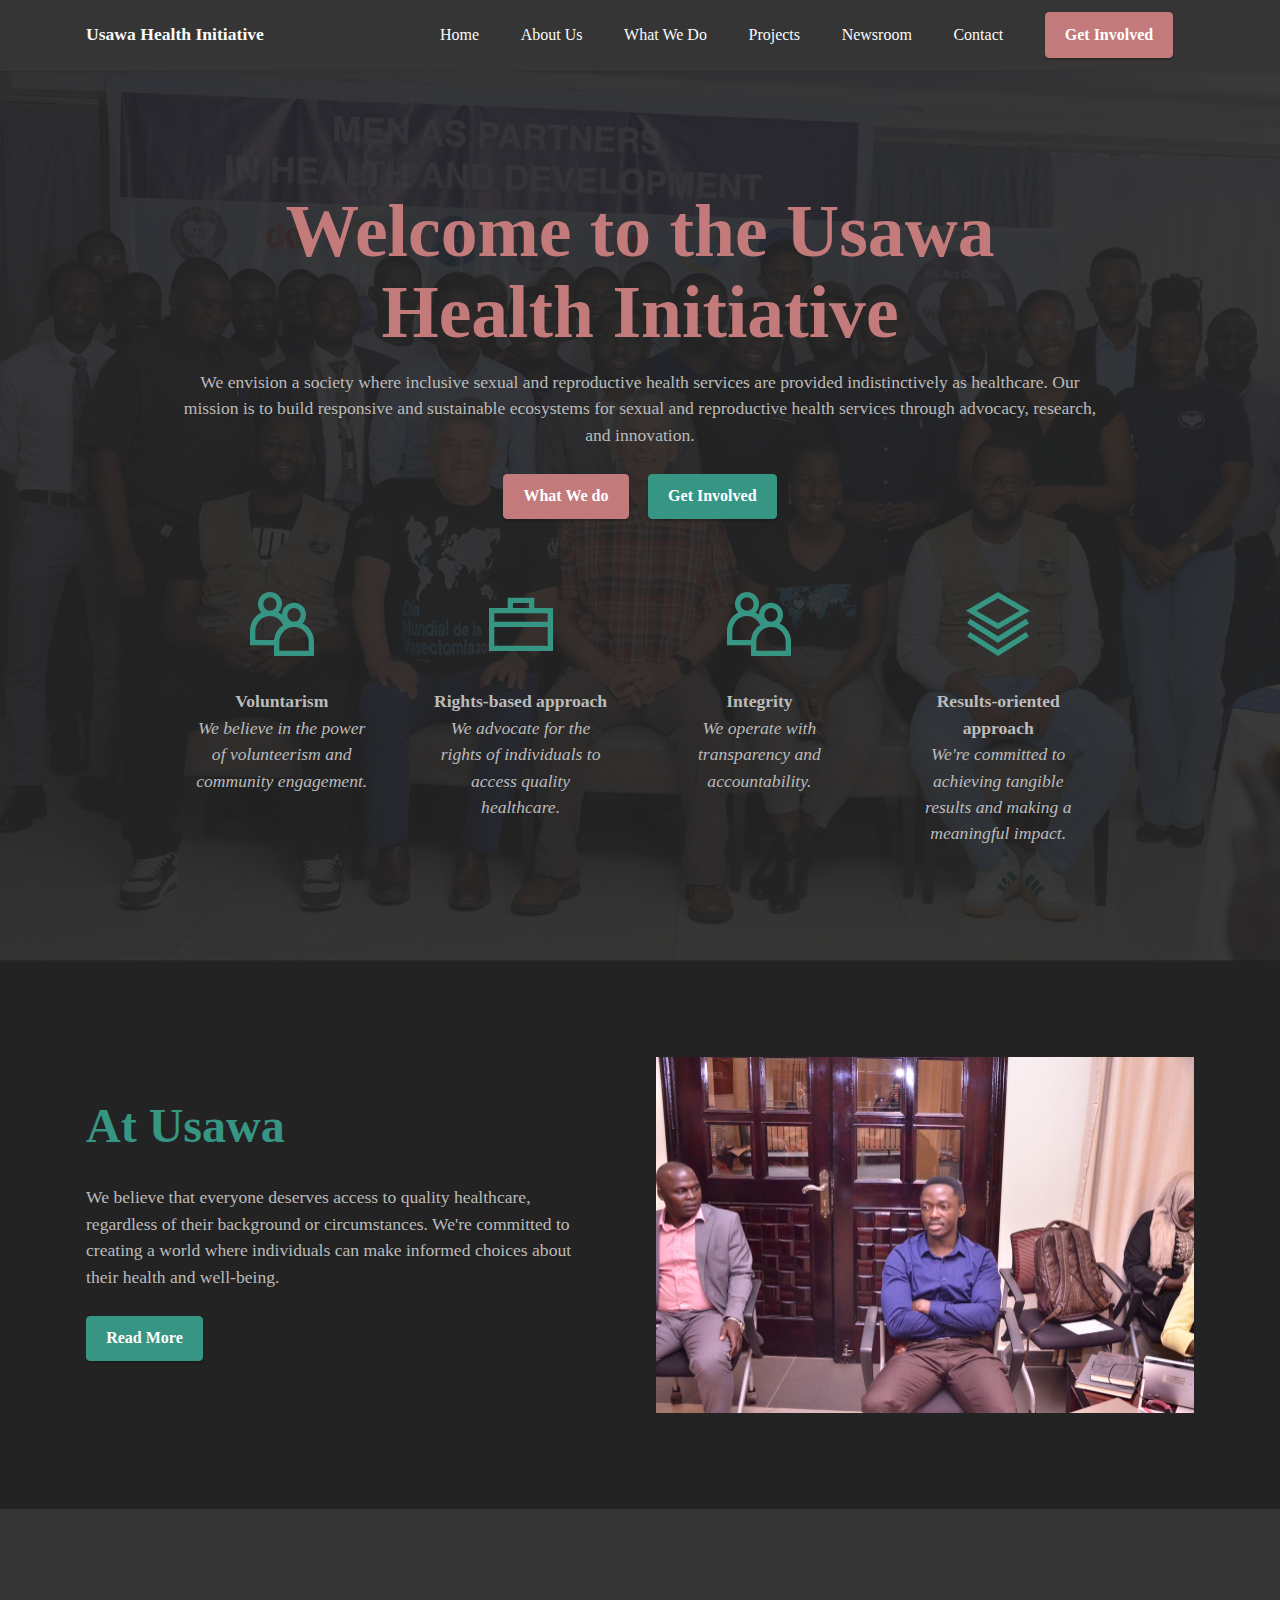
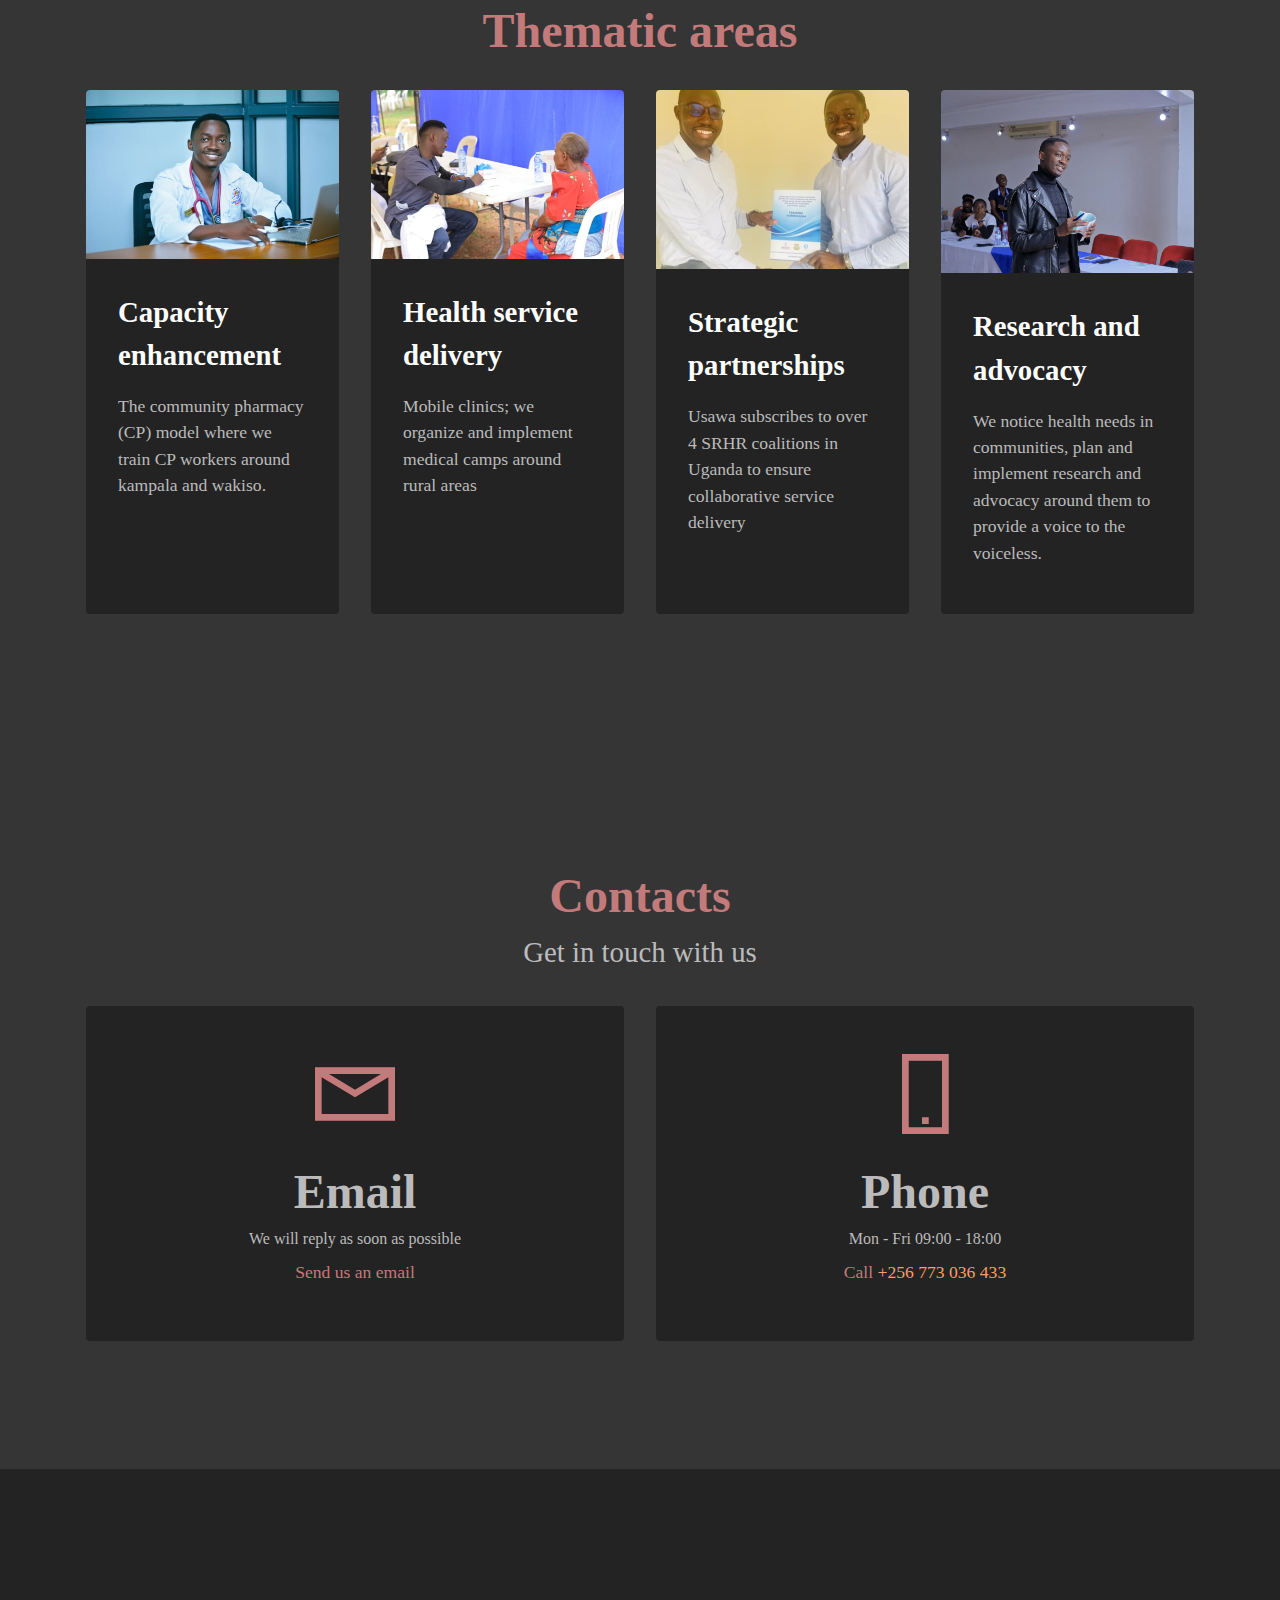
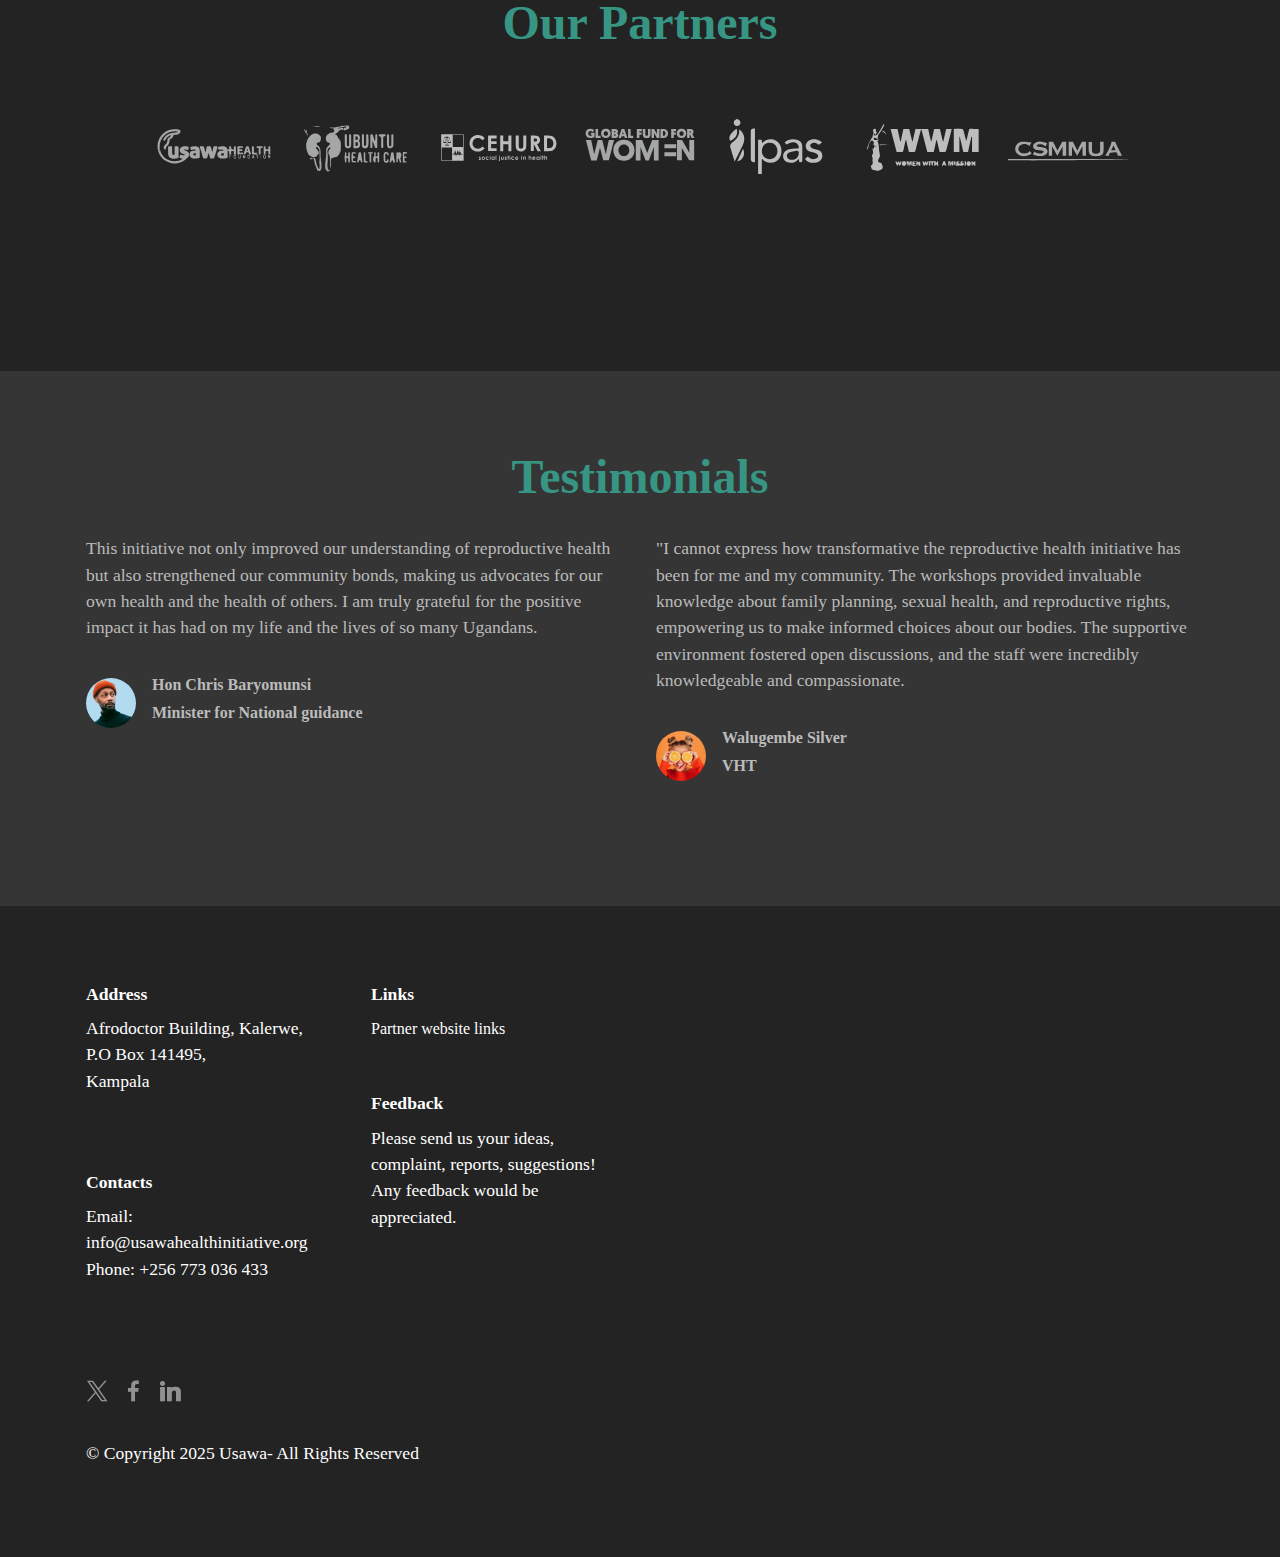
<file: index.html>
<!DOCTYPE html>
<html  >
<head>
  <!-- Site made with Mobirise Website Builder v5.9.18, https://mobirise.com -->
  <meta charset="UTF-8">
  <meta http-equiv="X-UA-Compatible" content="IE=edge">
  <meta name="generator" content="Mobirise v5.9.18, mobirise.com">
  <meta name="viewport" content="width=device-width, initial-scale=1, minimum-scale=1">
  <link rel="shortcut icon" href="assets/images/logo.png" type="image/x-icon">
  <meta name="description" content="">
  
  
  <title>Home</title>
  <link rel="stylesheet" href="assets/web/assets/mobirise-icons2/mobirise2.css">
  <link rel="stylesheet" href="assets/bootstrap/css/bootstrap.min.css">
  <link rel="stylesheet" href="assets/bootstrap/css/bootstrap-grid.min.css">
  <link rel="stylesheet" href="assets/bootstrap/css/bootstrap-reboot.min.css">
  <link rel="stylesheet" href="assets/parallax/jarallax.css">
  <link rel="stylesheet" href="assets/dropdown/css/style.css">
  <link rel="stylesheet" href="assets/socicon/css/styles.css">
  <link rel="stylesheet" href="assets/theme/css/style.css">
  <link rel="preload" as="style" href="assets/mobirise/css/mbr-additional.css?v=oDV4Fn"><link rel="stylesheet" href="assets/mobirise/css/mbr-additional.css?v=oDV4Fn" type="text/css">

  
  
  
</head>
<body>
  
  <section data-bs-version="5.1" class="menu menu1 cid-sFGzlAXw3z" once="menu" id="menu1-2">
    

    <nav class="navbar navbar-dropdown navbar-expand-lg">
        <div class="container">
            <div class="navbar-brand">
                
                <span class="navbar-caption-wrap"><a class="navbar-caption text-white display-7" href="https://mobiri.se">Usawa Health Initiative</a></span>
            </div>
            <button class="navbar-toggler" type="button" data-toggle="collapse" data-bs-toggle="collapse" data-target="#navbarSupportedContent" data-bs-target="#navbarSupportedContent" aria-controls="navbarNavAltMarkup" aria-expanded="false" aria-label="Toggle navigation">
                <div class="hamburger">
                    <span></span>
                    <span></span>
                    <span></span>
                    <span></span>
                </div>
            </button>
            <div class="collapse navbar-collapse" id="navbarSupportedContent">
                <ul class="navbar-nav nav-dropdown" data-app-modern-menu="true"><li class="nav-item"><a class="nav-link link text-white text-primary display-4" href="index.html">Home</a></li><li class="nav-item"><a class="nav-link link text-white text-primary display-4" href="page1.html">
                            About Us</a></li>
                    <li class="nav-item"><a class="nav-link link text-white text-primary display-4" href="page2.html">What We Do</a></li>
                    <li class="nav-item"><a class="nav-link link text-white text-primary display-4" href="page3.html">Projects </a>
                    </li><li class="nav-item"><a class="nav-link link text-white text-primary display-4" href="page4.html">Newsroom</a></li><li class="nav-item"><a class="nav-link link text-white text-primary display-4" href="page6.html">Contact  </a></li></ul>
                
                <div class="navbar-buttons mbr-section-btn"><a class="btn btn-primary display-4" href="page5.html">Get Involved</a></div>
            </div>
        </div>
    </nav>
</section>

<section data-bs-version="5.1" class="header19 cid-sFGzrhlvIh mbr-parallax-background" id="header19-3">

    

    <div class="mbr-overlay" style="opacity: 0.9; background-color: rgb(35, 35, 35);">
    </div>

    <div class="container">
        <div class="media-container">
            <div class="col-md-12 col-lg-10 m-auto align-center">
                <h1 class="mbr-section-title mbr-white mbr-fonts-style mb-3 display-1"><strong>Welcome to the Usawa Health Initiative</strong></h1>
                <p class="mbr-text mbr-white mbr-fonts-style display-7">We envision a society where inclusive sexual and reproductive health services are provided indistinctively as healthcare. Our mission is to build responsive and sustainable ecosystems for sexual and reproductive health services through advocacy, research, and innovation.<br></p>
                <div class="mbr-section-btn align-center"><a class="btn btn-primary display-4" href="page2.html">What We do</a> <a class="btn btn-secondary display-4" href="page5.html">Get Involved</a></div>

                <div class="row pt-5 justify-content-center">
                    <div class="col-12 col-md-6 col-lg-3">
                        <div class="card-wrapper">
                            <div class="card-box align-center">
                                <span class="mbr-iconfont mobi-mbri-users mobi-mbri" style="color: rgb(55, 150, 131); fill: rgb(55, 150, 131);"></span>
                                <h4 class="card-title align-center mbr-black mbr-fonts-style display-7"><strong>Voluntarism</strong><br><em>We believe in the power of volunteerism and community engagement.</em></h4>
                            </div>
                        </div>
                    </div>
                    <div class="col-12 col-md-6 col-lg-3">
                        <div class="card-wrapper">
                            <div class="card-box align-center">
                                <span class="mbr-iconfont mobi-mbri-briefcase mobi-mbri" style="color: rgb(55, 150, 131); fill: rgb(55, 150, 131);"></span>
                                <h4 class="card-title align-center mbr-black mbr-fonts-style display-7"><strong>Rights-based approach</strong><br><em style="">We advocate for the rights of individuals to access quality healthcare.</em></h4>
                            </div>
                        </div>
                    </div>
                    <div class="col-12 col-md-6 col-lg-3">
                        <div class="card-wrapper">
                            <div class="card-box align-center">
                                <span class="mbr-iconfont mobi-mbri-users mobi-mbri" style="color: rgb(55, 150, 131); fill: rgb(55, 150, 131);"></span>
                                <h4 class="card-title align-center mbr-black mbr-fonts-style display-7"><strong>Integrity</strong><br><em style="">We operate with transparency and accountability.</em></h4>
                            </div>
                        </div>
                    </div>
                    <div class="col-12 col-md-6 col-lg-3">
                        <div class="card-wrapper">
                            <div class="card-box align-center">
                                <span class="mbr-iconfont mobi-mbri-layers mobi-mbri" style="color: rgb(55, 150, 131); fill: rgb(55, 150, 131);"></span>
                                <h4 class="card-title align-center mbr-black mbr-fonts-style display-7"><strong>Results-oriented approach </strong><br><em style="">We're committed to achieving tangible results and making a meaningful impact.</em></h4>
                            </div>
                        </div>
                    </div>
                </div>
            </div>
        </div>
    </div>
</section>

<section data-bs-version="5.1" class="features18 cid-sFGGxz3b6J" id="features19-a">

    

    
    <div class="container">
        <div class="row justify-content-center">
            <div class="card col-12 col-lg">
                <div class="card-wrapper">
                    <h6 class="card-title mbr-fonts-style mb-4 display-2"><strong>At Usawa</strong></h6>
                    <p class="mbr-text mbr-fonts-style display-7">We believe that everyone deserves access to quality healthcare, regardless of their background or circumstances. We're committed to creating a world where individuals can make informed choices about their health and well-being.<br></p>
                    <div class="mbr-section-btn"><a class="btn btn-secondary display-4" href="page1.html">Read More</a></div>
                </div>
            </div>
            <div class="col-12 col-lg-6">
                <div class="image-wrapper">
                    <img src="assets/images/img-4838-1076x713.jpg" alt="Mobirise Website Builder">
                </div>
            </div>
        </div>
    </div>
</section>

<section data-bs-version="5.1" class="features3 cid-sFGGDvi61Z" id="features3-b">
    
    
    <div class="container">
        <div class="mbr-section-head">
            <h4 class="mbr-section-title mbr-fonts-style align-center mb-0 display-2"><strong>Thematic areas</strong></h4>
            
        </div>
        <div class="row mt-4">
            <div class="item features-image сol-12 col-md-6 col-lg-3 active">
                <div class="item-wrapper">
                    <div class="item-img">
                        <img src="assets/images/img-2625-506x337.jpg" alt="Mobirise Website Builder" data-slide-to="0" data-bs-slide-to="0">
                    </div>
                    <div class="item-content">
                        <h5 class="item-title mbr-fonts-style display-5"><strong>Capacity enhancement</strong></h5>
                        
                        <p class="mbr-text mbr-fonts-style mt-3 display-7">The community pharmacy (CP) model where we train CP workers around kampala and wakiso.<br></p>
                    </div>
                    
                </div>
            </div><div class="item features-image сol-12 col-md-6 col-lg-3">
                <div class="item-wrapper">
                    <div class="item-img">
                        <img src="assets/images/img-6869-506x337.jpg" alt="Mobirise Website Builder" data-slide-to="1" data-bs-slide-to="1">
                    </div>
                    <div class="item-content">
                        <h5 class="item-title mbr-fonts-style display-5"><strong>Health service delivery</strong></h5>
                        
                        <p class="mbr-text mbr-fonts-style mt-3 display-7">Mobile clinics; we organize and implement medical camps around rural areas </p>
                    </div>
                    
                </div>
            </div>
            <div class="item features-image сol-12 col-md-6 col-lg-3">
                <div class="item-wrapper">
                    <div class="item-img">
                        <img src="assets/images/img-2043-506x675.jpeg" alt="Mobirise Website Builder" data-slide-to="2" data-bs-slide-to="2">
                    </div>
                    <div class="item-content">
                        <h5 class="item-title mbr-fonts-style display-5"><strong>Strategic partnerships</strong></h5>
                        
                        <p class="mbr-text mbr-fonts-style mt-3 display-7">Usawa subscribes to over 4 SRHR coalitions in Uganda to ensure collaborative service delivery</p>
                    </div>
                    
                </div>
            </div><div class="item features-image сol-12 col-md-6 col-lg-3">
                <div class="item-wrapper">
                    <div class="item-img">
                        <img src="assets/images/3d31f57f-af6d-4096-be2c-af6cb3149fd3-921x667.jpg" alt="Mobirise Website Builder" data-slide-to="3" data-bs-slide-to="3">
                    </div>
                    <div class="item-content">
                        <h5 class="item-title mbr-fonts-style display-5"><strong>Research and advocacy</strong></h5>
                        
                        <p class="mbr-text mbr-fonts-style mt-3 display-7">We notice health needs in communities, plan and implement research and advocacy around them to provide a voice to the voiceless.&nbsp;</p>
                    </div>
                    
                </div>
            </div>
            
        </div>
    </div>
</section>

<section data-bs-version="5.1" class="contacts1 cid-sFGJrLtt3K" id="contacts1-c">

    

    
    <div class="container">
        <div class="mbr-section-head">
            <h3 class="mbr-section-title mbr-fonts-style align-center mb-0 display-2">
                <strong>Contacts</strong>
            </h3>
            <h4 class="mbr-section-subtitle mbr-fonts-style align-center mb-0 mt-2 display-5">Get in touch with us</h4>
        </div>
        <div class="row justify-content-center mt-4">
            <div class="card col-12 col-lg-6">
                <div class="card-wrapper">
                    <div class="card-box align-center">
                        <div class="image-wrapper">
                            <span class="mbr-iconfont mobi-mbri-letter mobi-mbri"></span>
                        </div>
                        <h4 class="card-title mbr-fonts-style mb-2 display-2">
                            <strong>Email</strong>
                        </h4>
                        <p class="mbr-text mbr-fonts-style mb-2 display-4">
                            We will reply as soon as possible</p>
                        <h5 class="link mbr-fonts-style display-7"><a href="mailto:info@usawahealthinitiative.org" class="text-primary">Send us an
                                email</a>
                        </h5>
                    </div>
                </div>
            </div>
            <div class="card col-12 col-lg-6">
                <div class="card-wrapper">
                    <div class="card-box align-center">
                        <div class="image-wrapper">
                            <span class="mbr-iconfont mobi-mbri-mobile-2 mobi-mbri"></span>
                        </div>
                        <h4 class="card-title mbr-fonts-style align-center mb-2 display-2">
                            <strong>Phone</strong>
                        </h4>
                        <p class="mbr-text mbr-fonts-style mb-2 display-4">
                            Mon - Fri 09:00 - 18:00</p>
                        <h5 class="link mbr-black mbr-fonts-style display-7">
                            <a href="tel:+12345678910" class="text-primary">Call </a>+256 773 036 433</h5>
                    </div>
                </div>
            </div>
        </div>
    </div>
</section>

<section data-bs-version="5.1" class="clients1 cid-sFGFZiVtyo" id="clients1-8">
    
    <div class="images-container container">
        <div class="mbr-section-head">
            <h3 class="mbr-section-title mbr-fonts-style align-center mb-0 display-2">
                <strong>Our Partners</strong></h3>
            
            
        </div>
        <div class="row justify-content-center mt-4">
            <div class="col-md-3 card">
                <img src="assets/images/untitled-6.svg" alt="Mobirise Website Builder">
            </div>
            <div class="col-md-3 card">
                <img src="assets/images/untitled-5.svg" alt="">
            </div>
            <div class="col-md-3 card">
                <img src="assets/images/untitled-4.svg" alt="">
            </div>
            <div class="col-md-3 card">
                <img src="assets/images/untitled-3.svg" alt="Mobirise Website Builder">
            </div>
            <div class="col-md-3 card">
                <img src="assets/images/untitled-1.svg" alt="Mobirise Website Builder">
            </div>
            <div class="col-md-3 card">
                <img src="assets/images/untitled-7.svg" alt="Mobirise Website Builder">
            </div>
            <div class="col-md-3 card">
                <img src="assets/images/untitled-8.svg" alt="Mobirise Website Builder">
            </div>
            
        </div>
    </div>
</section>

<section data-bs-version="5.1" class="testimonials2 cid-sFGJsyrALx" id="testimonials2-d">
    
    
    <div class="container">
        <h3 class="mbr-section-title mbr-fonts-style align-center mb-4 display-2">
            <strong>Testimonials</strong>
        </h3>
        <div class="row justify-content-center">
            <div class="card col-12 col-md-6">
                <p class="mbr-text mbr-fonts-style mb-4 display-7">This initiative not only improved our understanding of reproductive health but also strengthened our community bonds, making us advocates for our own health and the health of others. I am truly grateful for the positive impact it has had on my life and the lives of so many Ugandans.</p>
                <div class="d-flex mb-md-0 mb-4">
                    <div class="image-wrapper">
                        <img src="assets/images/team1.jpg" alt="Mobirise Website Builder">
                    </div>
                    <div class="text-wrapper">
                        <p class="name mbr-fonts-style mb-1 display-4"><strong>Hon Chris Baryomunsi&nbsp;</strong></p>
                        <p class="position mbr-fonts-style display-4">
                            <strong>Minister for National guidance</strong></p>
                    </div>
                </div>
            </div>
            <div class="card col-12 col-md-6">
                <p class="mbr-text mbr-fonts-style mb-4 display-7">"I cannot express how transformative the reproductive health initiative has been for me and my community. The workshops provided invaluable knowledge about family planning, sexual health, and reproductive rights, empowering us to make informed choices about our bodies. The supportive environment fostered open discussions, and the staff were incredibly knowledgeable and compassionate.&nbsp;</p>
                <div class="d-flex mb-md-0 mb-4">
                    <div class="image-wrapper">
                        <img src="assets/images/team2.jpg" alt="Mobirise Website Builder">
                    </div>
                    <div class="text-wrapper">
                        <p class="name mbr-fonts-style mb-1 display-4"><strong>Walugembe Silver</strong></p>
                        <p class="position mbr-fonts-style display-4">
                            <strong>VHT</strong></p>
                    </div>
                </div>
            </div>
        </div>
    </div>
</section>

<section data-bs-version="5.1" class="footer6 cid-uDNS1LT7MC" once="footers" id="footer6-3e">

    

    

    <div class="container">
        <div class="row content mbr-white">
            <div class="col-12 col-md-3 mbr-fonts-style display-7">
                <h5 class="mbr-section-subtitle mbr-fonts-style mb-2 display-7">
                    <strong>Address</strong>
                </h5>
                <p class="mbr-text mbr-fonts-style display-7">Afrodoctor Building, Kalerwe, <br>P.O Box 141495, <br>Kampala</p> <br>
                <h5 class="mbr-section-subtitle mbr-fonts-style mb-2 mt-4 display-7">
                    <strong>Contacts</strong>
                </h5>
                <p class="mbr-text mbr-fonts-style mb-4 display-7">
                    Email: info@usawahealthinitiative.org <br>
                    Phone: +256 773 036 433 <br><br></p>
            </div>
            <div class="col-12 col-md-3 mbr-fonts-style display-7">
                <h5 class="mbr-section-subtitle mbr-fonts-style mb-2 display-7">
                    <strong>Links</strong>
                </h5>
                <ul class="list mbr-fonts-style mb-4 display-4">
                    <li class="mbr-text item-wrap">Partner website links&nbsp;</li>
                </ul>
                <h5 class="mbr-section-subtitle mbr-fonts-style mb-2 mt-5 display-7">
                    <strong>Feedback</strong>
                </h5>
                <p class="mbr-text mbr-fonts-style mb-4 display-7">
                    Please send us your ideas, complaint, reports, suggestions! Any feedback would be appreciated.
                </p>
            </div>
            <div class="col-12 col-md-6">
                <div class="google-map"><iframe frameborder="0" style="border:0" src="https://www.google.com/maps/embed?pb=!1m18!1m12!1m3!1d3989.742300604087!2d32.56896797396591!3d0.3536917639698761!2m3!1f0!2f0!3f0!3m2!1i1024!2i768!4f13.1!3m3!1m2!1s0x177dbb375ee12107%3A0x32a03fe16be9a8e5!2sAfrodoctor!5e0!3m2!1sen!2sug!4v1740559213164!5m2!1sen!2sug" allowfullscreen=""></iframe></div>
            </div>
            <div class="col-md-6">
                <div class="social-list align-left">
                    <div class="soc-item">
                        <a href="https://x.com/usawahealth?lang=en" target="_blank">
                            <span class="mbr-iconfont mbr-iconfont-social socicon-twitter socicon"></span>
                        </a>
                    </div>
                    <div class="soc-item">
                        <a href="https://www.facebook.com/people/Usawa-Health-and-Social-Justice-Centre" target="_blank">
                            <span class="mbr-iconfont mbr-iconfont-social socicon-facebook socicon"></span>
                        </a>
                    </div>
                    <div class="soc-item">
                        <a href="https://ug.linkedin.com/company/usawahealth" target="_blank">
                            <span class="mbr-iconfont mbr-iconfont-social socicon-linkedin socicon"></span>
                        </a>
                    </div>
                    
                    
                    
                </div>
            </div>
        </div>
        <div class="footer-lower">
            <div class="media-container-row">
                <div class="col-sm-12">
                    <hr>
                </div>
            </div>
            <div class="col-sm-12 copyright pl-0">
                <p class="mbr-text mbr-fonts-style mbr-white display-7">
                    © Copyright 2025 Usawa- All Rights Reserved
                </p>
            </div>
        </div>
    </div>
  
  
</body>
</html>
</file>
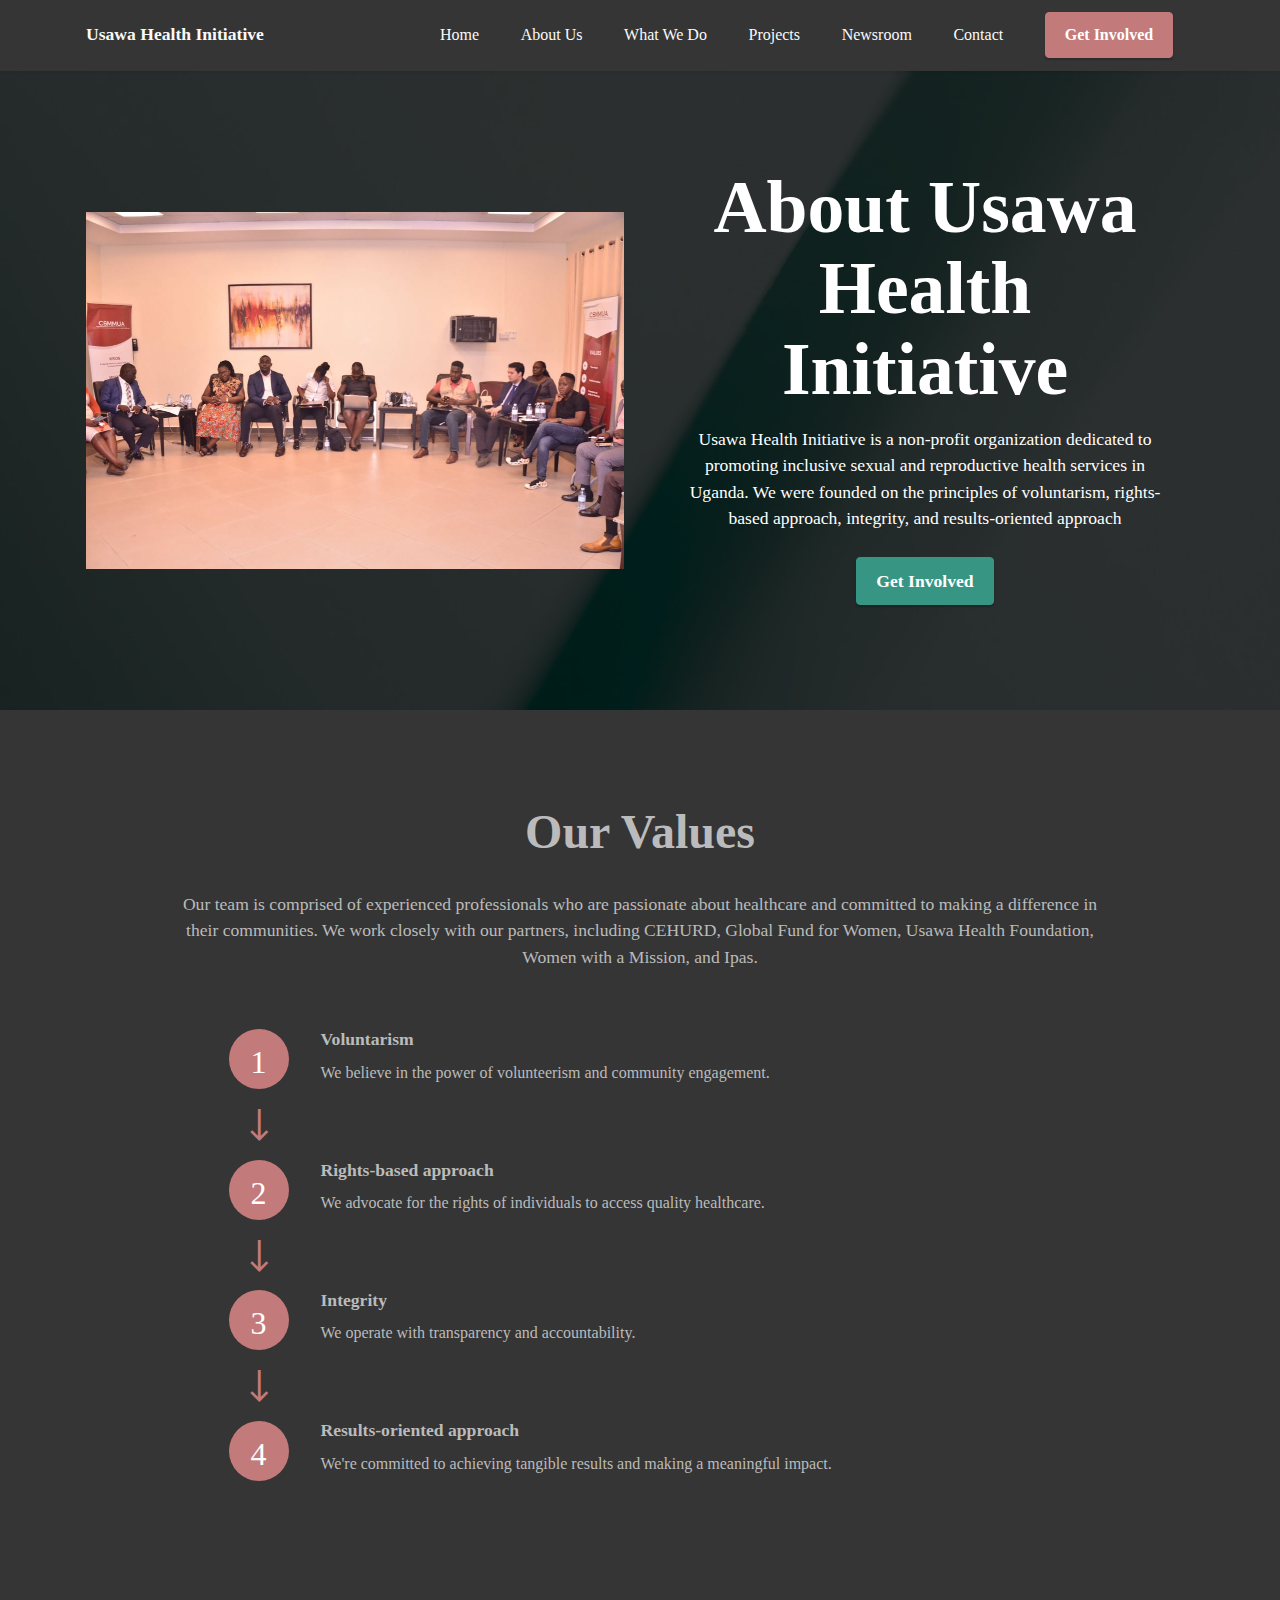
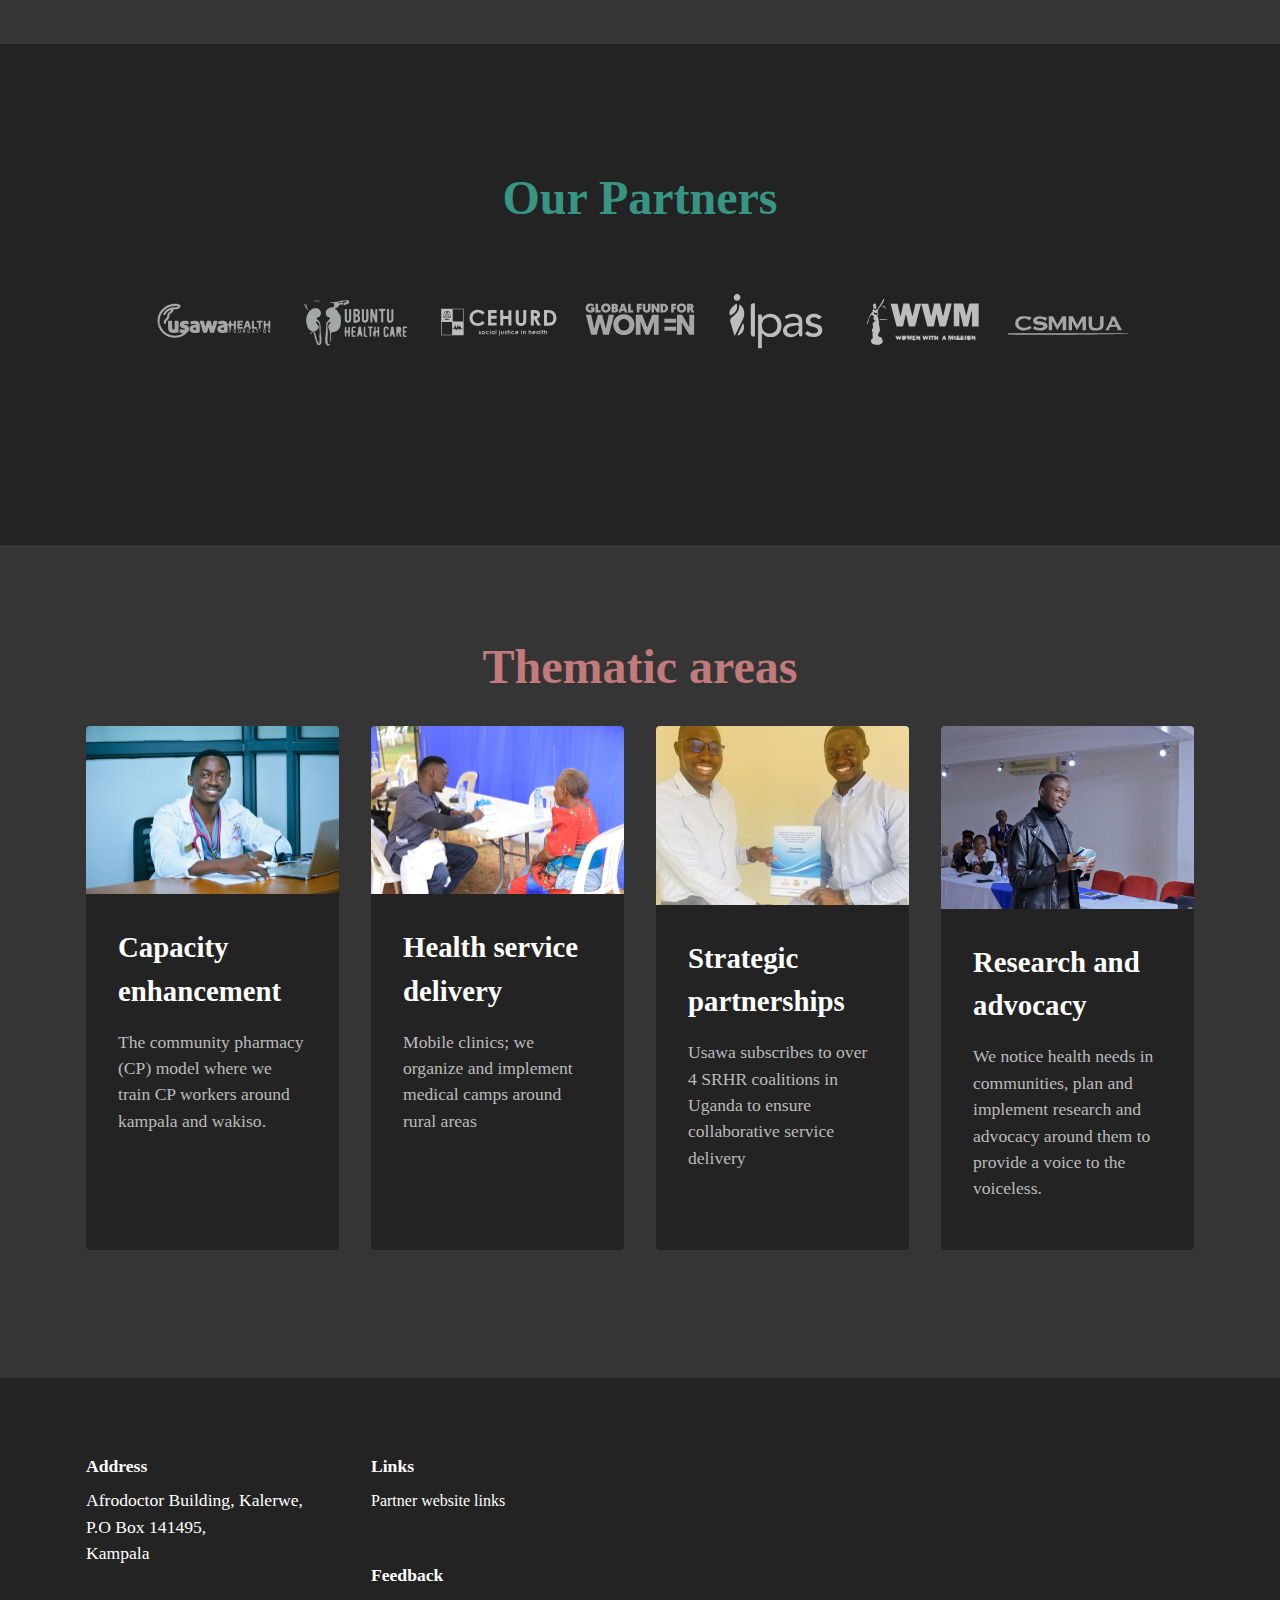
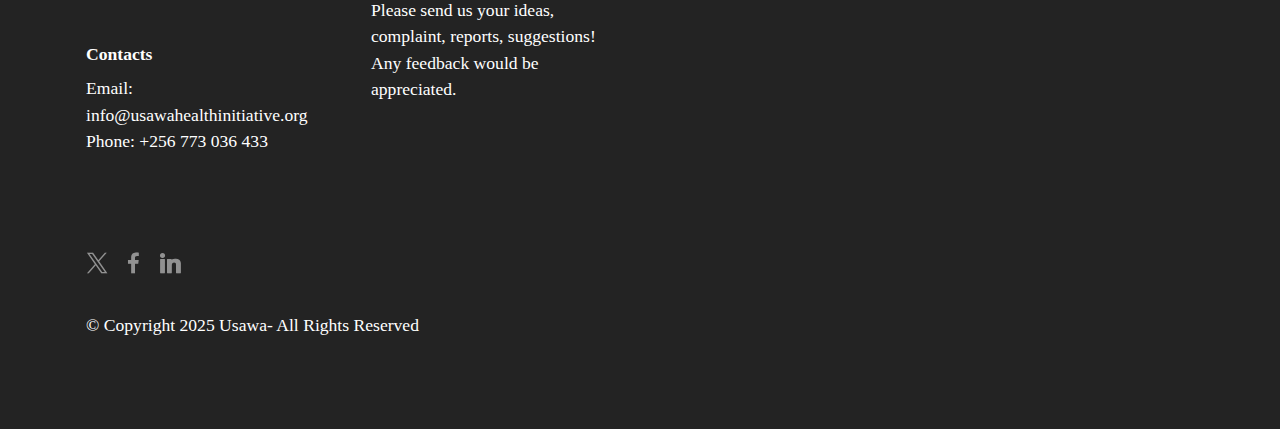
<file: page1.html>
<!DOCTYPE html>
<html  >
<head>
  <!-- Site made with Mobirise Website Builder v5.9.18, https://mobirise.com -->
  <meta charset="UTF-8">
  <meta http-equiv="X-UA-Compatible" content="IE=edge">
  <meta name="generator" content="Mobirise v5.9.18, mobirise.com">
  <meta name="viewport" content="width=device-width, initial-scale=1, minimum-scale=1">
  <link rel="shortcut icon" href="assets/images/logo.png" type="image/x-icon">
  <meta name="description" content="">
  
  
  <title>About Us</title>
  <link rel="stylesheet" href="assets/web/assets/mobirise-icons2/mobirise2.css">
  <link rel="stylesheet" href="assets/bootstrap/css/bootstrap.min.css">
  <link rel="stylesheet" href="assets/bootstrap/css/bootstrap-grid.min.css">
  <link rel="stylesheet" href="assets/bootstrap/css/bootstrap-reboot.min.css">
  <link rel="stylesheet" href="assets/parallax/jarallax.css">
  <link rel="stylesheet" href="assets/dropdown/css/style.css">
  <link rel="stylesheet" href="assets/socicon/css/styles.css">
  <link rel="stylesheet" href="assets/theme/css/style.css">
  <link rel="preload" as="style" href="assets/mobirise/css/mbr-additional.css?v=dnqsTV"><link rel="stylesheet" href="assets/mobirise/css/mbr-additional.css?v=dnqsTV" type="text/css">

  
  
  
</head>
<body>
  
  <section data-bs-version="5.1" class="menu menu1 cid-uDNE4emEUJ" once="menu" id="menu1-1c">
    

    <nav class="navbar navbar-dropdown navbar-expand-lg">
        <div class="container">
            <div class="navbar-brand">
                
                <span class="navbar-caption-wrap"><a class="navbar-caption text-white display-7" href="https://mobiri.se">Usawa Health Initiative</a></span>
            </div>
            <button class="navbar-toggler" type="button" data-toggle="collapse" data-bs-toggle="collapse" data-target="#navbarSupportedContent" data-bs-target="#navbarSupportedContent" aria-controls="navbarNavAltMarkup" aria-expanded="false" aria-label="Toggle navigation">
                <div class="hamburger">
                    <span></span>
                    <span></span>
                    <span></span>
                    <span></span>
                </div>
            </button>
            <div class="collapse navbar-collapse" id="navbarSupportedContent">
                <ul class="navbar-nav nav-dropdown" data-app-modern-menu="true"><li class="nav-item"><a class="nav-link link text-white text-primary display-4" href="index.html">Home</a></li><li class="nav-item"><a class="nav-link link text-white text-primary display-4" href="page1.html">
                            About Us</a></li>
                    <li class="nav-item"><a class="nav-link link text-white text-primary display-4" href="page2.html">What We Do</a></li>
                    <li class="nav-item"><a class="nav-link link text-white text-primary display-4" href="page3.html">Projects </a>
                    </li><li class="nav-item"><a class="nav-link link text-white text-primary display-4" href="page4.html">Newsroom</a></li><li class="nav-item"><a class="nav-link link text-white text-primary display-4" href="page6.html">Contact  </a></li></ul>
                
                <div class="navbar-buttons mbr-section-btn"><a class="btn btn-primary display-4" href="page5.html">Get Involved</a></div>
            </div>
        </div>
    </nav>
</section>

<section data-bs-version="5.1" class="header11 cid-uDNQFiIPR1 mbr-parallax-background" id="header11-3d">

    

    
    <div class="mbr-overlay" style="opacity: 0.8; background-color: rgb(0, 0, 0);"></div>

    <div class="container">
        <div class="row justify-content-center">
            <div class="col-12 col-md-6 image-wrapper">
                <img class="w-100" src="assets/images/img-4817-1076x713.jpg" alt="Mobirise Website Builder">
            </div>
            <div class="col-12 col-md">
                <div class="text-wrapper text-center">
                    <h1 class="mbr-section-title mbr-fonts-style mb-3 display-1"><strong>About Usawa Health Initiative</strong></h1>
                    <p class="mbr-text mbr-fonts-style display-7">
                        Usawa Health Initiative is a non-profit organization dedicated to promoting inclusive sexual and reproductive health services in Uganda. We were founded on the principles of voluntarism, rights-based approach, integrity, and results-oriented approach</p>
                    <div class="mbr-section-btn mt-3"><a class="btn btn-secondary display-7" href="page5.html">Get Involved</a></div>
                </div>
            </div>
        </div>
    </div>
</section>

<section data-bs-version="5.1" class="features19 cid-uDNE4fQTOe" id="features20-1e">

    
    
    <div class="container">
        <div class="row justify-content-center">
            <div class="col-md-12 col-lg-10">
                <div class="card-wrapper pb-4">
                    <div class="card-box align-center">
                        <h4 class="card-title mbr-fonts-style mb-4 display-2"><strong>Our Values</strong></h4>
                        <p class="mbr-text mbr-fonts-style mb-4 display-7">Our team is comprised of experienced professionals who are passionate about healthcare and committed to making a difference in their communities. We work closely with our partners, including CEHURD, Global Fund for Women, Usawa Health Foundation, Women with a Mission, and Ipas.<br></p>
                        
                    </div>
                </div>
            </div>
            <div class="col-12 col-md-9">
                <div class="item mbr-flex">
                    <div class="icon-box">
                        <span class="step-number mbr-fonts-style display-5">1</span>
                    </div>
                    <div class="text-box">
                        <h4 class="icon-title card-title mbr-black mbr-fonts-style display-7"><strong>Voluntarism</strong></h4>
                        <h5 class="icon-text mbr-black mbr-fonts-style display-4">We believe in the power of volunteerism and community engagement.</h5>
                    </div>
                </div>
                <div class="item mbr-flex">
                    <div class="icon-box">
                        <span class="step-number mbr-fonts-style display-5">2</span>
                    </div>
                    <div class="text-box">
                        <h4 class="icon-title card-title mbr-black mbr-fonts-style display-7"><strong>Rights-based approach</strong></h4>
                        <h5 class="icon-text mbr-black mbr-fonts-style display-4">We advocate for the rights of individuals to access quality healthcare.</h5>
                    </div>
                </div>
                <div class="item mbr-flex">
                    <div class="icon-box">
                        <span class="step-number mbr-fonts-style display-5">3</span>
                    </div>
                    <div class="text-box">
                        <h4 class="icon-title card-title mbr-black mbr-fonts-style display-7"><strong>Integrity</strong></h4>
                        <h5 class="icon-text mbr-black mbr-fonts-style display-4">We operate with transparency and accountability.</h5>
                    </div>
                </div>
                <div class="item mbr-flex last">
                    <div class="icon-box">
                        <span class="step-number mbr-fonts-style display-5">4</span>
                    </div>
                    <div class="text-box">
                        <h4 class="icon-title card-title mbr-black mbr-fonts-style display-7"><strong>Results-oriented approach</strong></h4>
                        <h5 class="icon-text mbr-black mbr-fonts-style display-4">We're committed to achieving tangible results and making a meaningful impact.</h5>
                    </div>
                </div>
                
                
                
                
                
                
            </div>
        </div>
    </div>
</section>

<section data-bs-version="5.1" class="clients1 cid-uDTJa2YkDm" id="clients1-3m">
    
    <div class="images-container container">
        <div class="mbr-section-head">
            <h3 class="mbr-section-title mbr-fonts-style align-center mb-0 display-2">
                <strong>Our Partners</strong></h3>
            
            
        </div>
        <div class="row justify-content-center mt-4">
            <div class="col-md-3 card">
                <img src="assets/images/untitled-6.svg" alt="Mobirise Website Builder">
            </div>
            <div class="col-md-3 card">
                <img src="assets/images/untitled-5.svg" alt="">
            </div>
            <div class="col-md-3 card">
                <img src="assets/images/untitled-4.svg" alt="">
            </div>
            <div class="col-md-3 card">
                <img src="assets/images/untitled-3.svg" alt="Mobirise Website Builder">
            </div>
            <div class="col-md-3 card">
                <img src="assets/images/untitled-1.svg" alt="Mobirise Website Builder">
            </div>
            <div class="col-md-3 card">
                <img src="assets/images/untitled-7.svg" alt="Mobirise Website Builder">
            </div>
            <div class="col-md-3 card">
                <img src="assets/images/untitled-8.svg" alt="Mobirise Website Builder">
            </div>
            
        </div>
    </div>
</section>

<section data-bs-version="5.1" class="features3 cid-uDTIWFGHHK" id="features3-3l">
    
    
    <div class="container">
        <div class="mbr-section-head">
            <h4 class="mbr-section-title mbr-fonts-style align-center mb-0 display-2"><strong>Thematic areas</strong></h4>
            
        </div>
        <div class="row mt-4">
            <div class="item features-image сol-12 col-md-6 col-lg-3 active">
                <div class="item-wrapper">
                    <div class="item-img">
                        <img src="assets/images/img-2625-506x337.jpg" alt="Mobirise Website Builder" data-slide-to="0" data-bs-slide-to="0">
                    </div>
                    <div class="item-content">
                        <h5 class="item-title mbr-fonts-style display-5"><strong>Capacity enhancement</strong></h5>
                        
                        <p class="mbr-text mbr-fonts-style mt-3 display-7">The community pharmacy (CP) model where we train CP workers around kampala and wakiso.<br></p>
                    </div>
                    
                </div>
            </div><div class="item features-image сol-12 col-md-6 col-lg-3">
                <div class="item-wrapper">
                    <div class="item-img">
                        <img src="assets/images/img-6869-506x337.jpg" alt="Mobirise Website Builder" data-slide-to="1" data-bs-slide-to="1">
                    </div>
                    <div class="item-content">
                        <h5 class="item-title mbr-fonts-style display-5"><strong>Health service delivery</strong></h5>
                        
                        <p class="mbr-text mbr-fonts-style mt-3 display-7">Mobile clinics; we organize and implement medical camps around rural areas </p>
                    </div>
                    
                </div>
            </div>
            <div class="item features-image сol-12 col-md-6 col-lg-3">
                <div class="item-wrapper">
                    <div class="item-img">
                        <img src="assets/images/img-2043-506x675.jpeg" alt="Mobirise Website Builder" data-slide-to="2" data-bs-slide-to="2">
                    </div>
                    <div class="item-content">
                        <h5 class="item-title mbr-fonts-style display-5"><strong>Strategic partnerships</strong></h5>
                        
                        <p class="mbr-text mbr-fonts-style mt-3 display-7">Usawa subscribes to over 4 SRHR coalitions in Uganda to ensure collaborative service delivery</p>
                    </div>
                    
                </div>
            </div><div class="item features-image сol-12 col-md-6 col-lg-3">
                <div class="item-wrapper">
                    <div class="item-img">
                        <img src="assets/images/3d31f57f-af6d-4096-be2c-af6cb3149fd3-921x667.jpg" alt="Mobirise Website Builder" data-slide-to="3" data-bs-slide-to="3">
                    </div>
                    <div class="item-content">
                        <h5 class="item-title mbr-fonts-style display-5"><strong>Research and advocacy</strong></h5>
                        
                        <p class="mbr-text mbr-fonts-style mt-3 display-7">We notice health needs in communities, plan and implement research and advocacy around them to provide a voice to the voiceless.&nbsp;</p>
                    </div>
                    
                </div>
            </div>
            
        </div>
    </div>
</section>

<section data-bs-version="5.1" class="footer6 cid-uDNS1LT7MC" once="footers" id="footer6-3e">

    

    

    <div class="container">
        <div class="row content mbr-white">
            <div class="col-12 col-md-3 mbr-fonts-style display-7">
                <h5 class="mbr-section-subtitle mbr-fonts-style mb-2 display-7">
                    <strong>Address</strong>
                </h5>
                <p class="mbr-text mbr-fonts-style display-7">Afrodoctor Building, Kalerwe, <br>P.O Box 141495, <br>Kampala</p> <br>
                <h5 class="mbr-section-subtitle mbr-fonts-style mb-2 mt-4 display-7">
                    <strong>Contacts</strong>
                </h5>
                <p class="mbr-text mbr-fonts-style mb-4 display-7">
                    Email: info@usawahealthinitiative.org <br>
                    Phone: +256 773 036 433 <br><br></p>
            </div>
            <div class="col-12 col-md-3 mbr-fonts-style display-7">
                <h5 class="mbr-section-subtitle mbr-fonts-style mb-2 display-7">
                    <strong>Links</strong>
                </h5>
                <ul class="list mbr-fonts-style mb-4 display-4">
                    <li class="mbr-text item-wrap">Partner website links&nbsp;</li>
                </ul>
                <h5 class="mbr-section-subtitle mbr-fonts-style mb-2 mt-5 display-7">
                    <strong>Feedback</strong>
                </h5>
                <p class="mbr-text mbr-fonts-style mb-4 display-7">
                    Please send us your ideas, complaint, reports, suggestions! Any feedback would be appreciated.
                </p>
            </div>
            <div class="col-12 col-md-6">
                <div class="google-map"><iframe frameborder="0" style="border:0" src="https://www.google.com/maps/embed?pb=!1m18!1m12!1m3!1d3989.742300604087!2d32.56896797396591!3d0.3536917639698761!2m3!1f0!2f0!3f0!3m2!1i1024!2i768!4f13.1!3m3!1m2!1s0x177dbb375ee12107%3A0x32a03fe16be9a8e5!2sAfrodoctor!5e0!3m2!1sen!2sug!4v1740559213164!5m2!1sen!2sug" allowfullscreen=""></iframe></div>
            </div>
            <div class="col-md-6">
                <div class="social-list align-left">
                    <div class="soc-item">
                        <a href="https://x.com/usawahealth?lang=en" target="_blank">
                            <span class="mbr-iconfont mbr-iconfont-social socicon-twitter socicon"></span>
                        </a>
                    </div>
                    <div class="soc-item">
                        <a href="https://www.facebook.com/people/Usawa-Health-and-Social-Justice-Centre" target="_blank">
                            <span class="mbr-iconfont mbr-iconfont-social socicon-facebook socicon"></span>
                        </a>
                    </div>
                    <div class="soc-item">
                        <a href="https://ug.linkedin.com/company/usawahealth" target="_blank">
                            <span class="mbr-iconfont mbr-iconfont-social socicon-linkedin socicon"></span>
                        </a>
                    </div>
                    
                    
                    
                </div>
            </div>
        </div>
        <div class="footer-lower">
            <div class="media-container-row">
                <div class="col-sm-12">
                    <hr>
                </div>
            </div>
            <div class="col-sm-12 copyright pl-0">
                <p class="mbr-text mbr-fonts-style mbr-white display-7">
                    © Copyright 2025 Usawa- All Rights Reserved
                </p>
            </div>
        </div>
    </div>
  
  
</body>
</html>
</file>
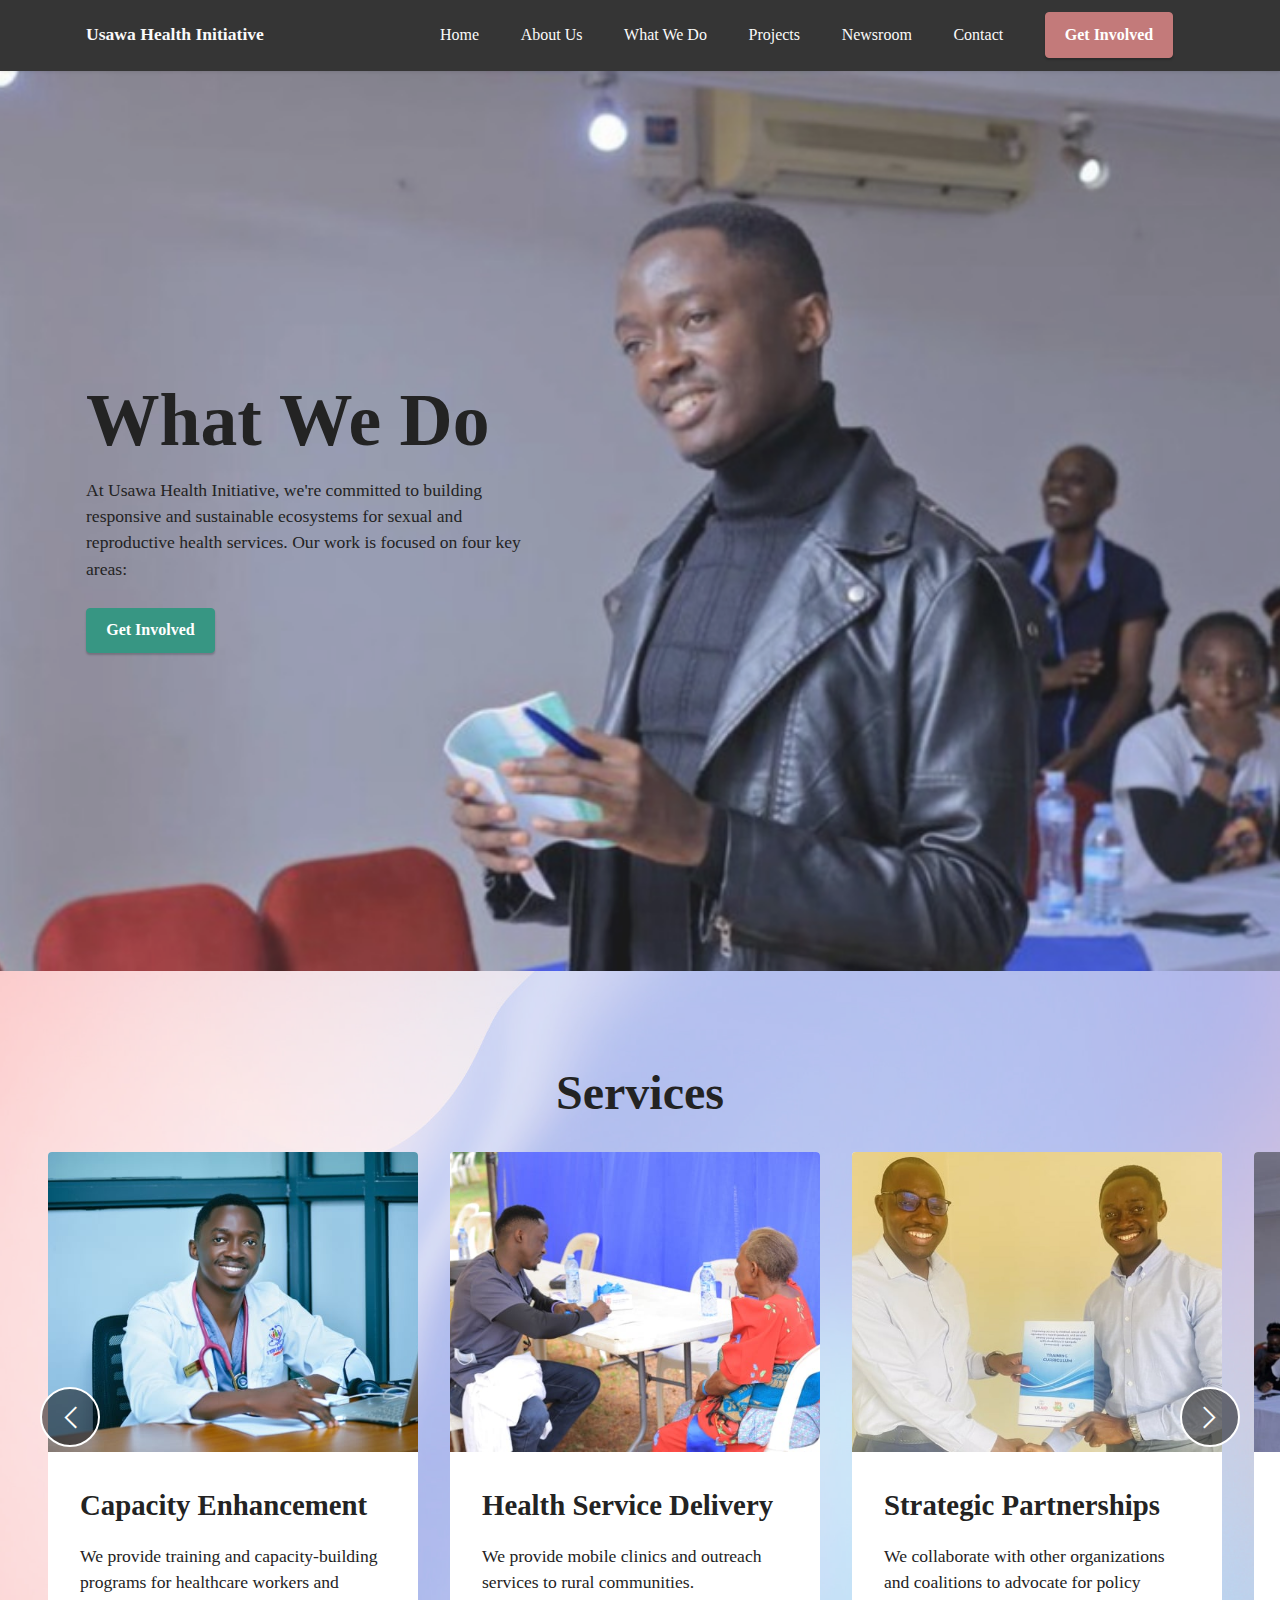
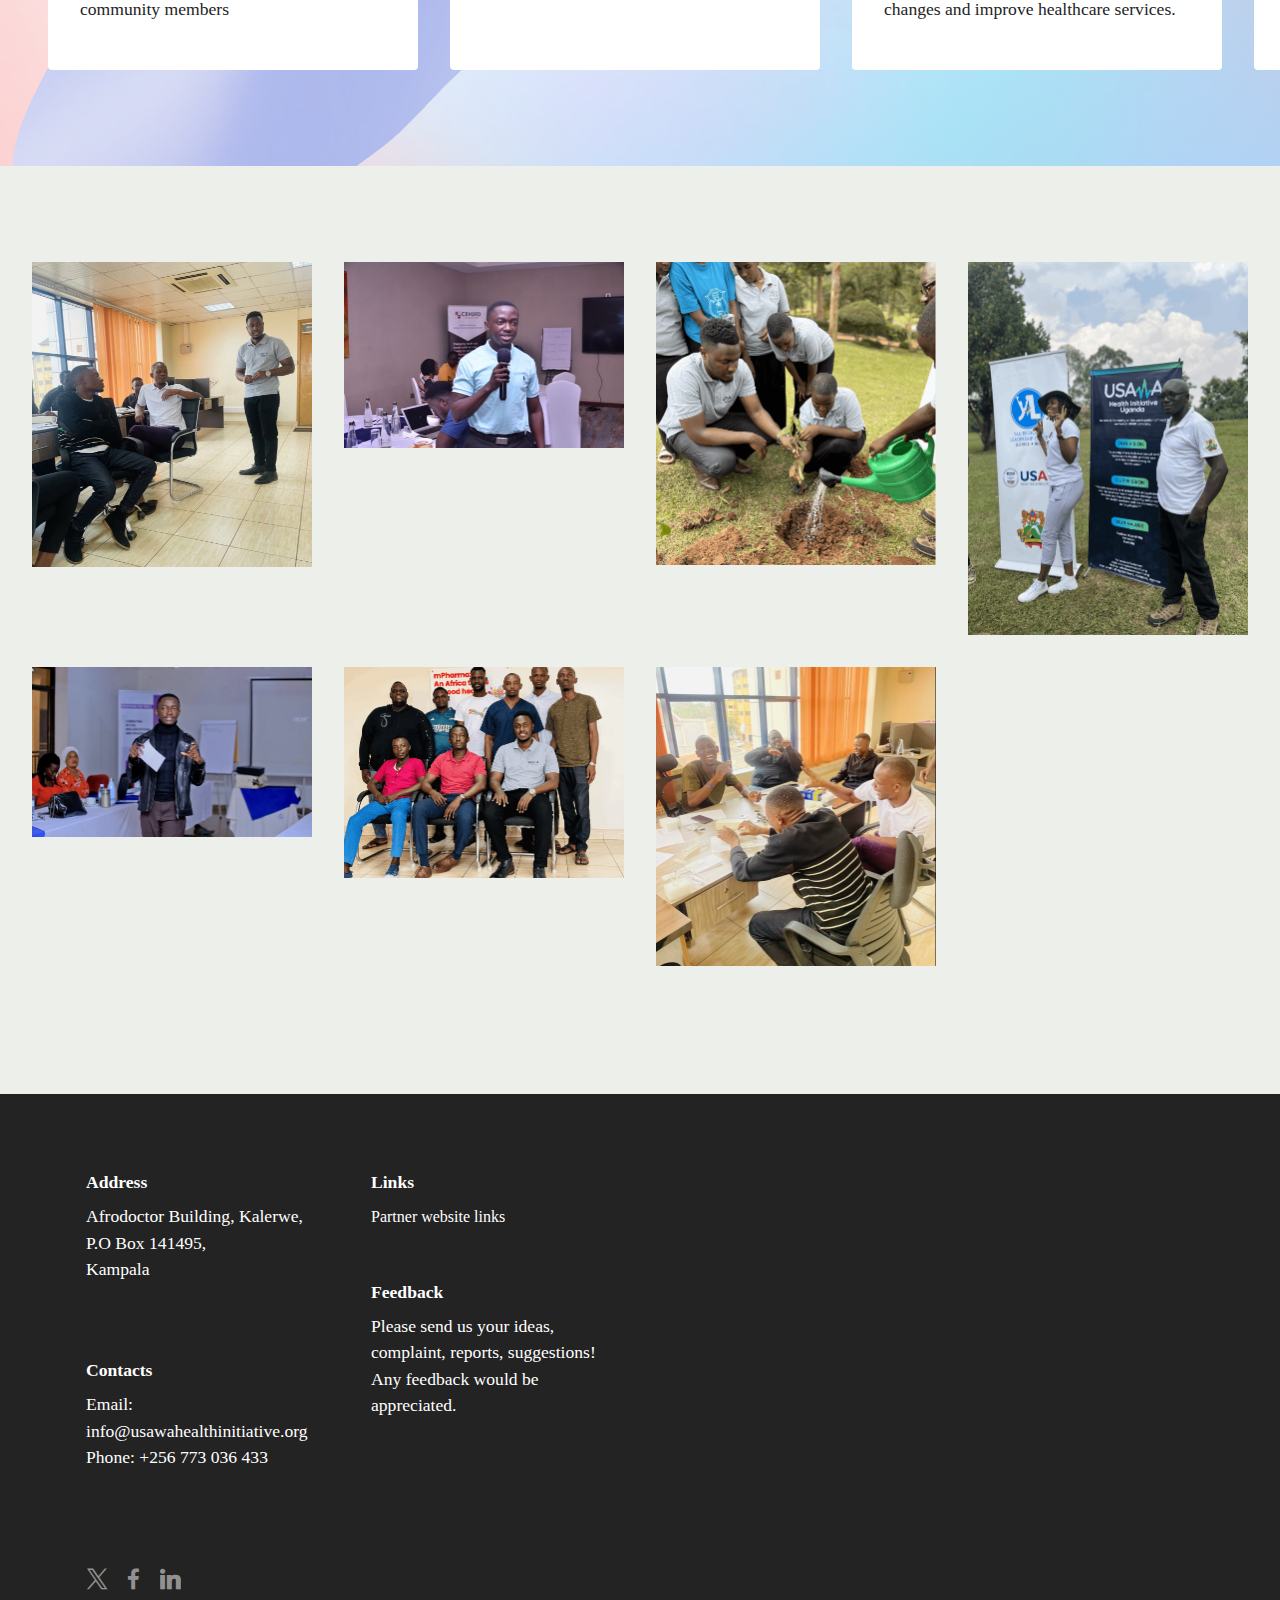
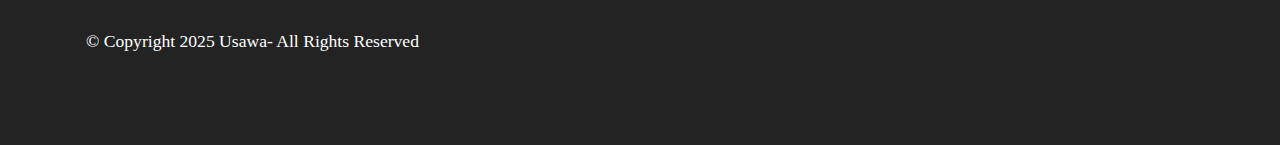
<file: page2.html>
<!DOCTYPE html>
<html  >
<head>
  <!-- Site made with Mobirise Website Builder v5.9.18, https://mobirise.com -->
  <meta charset="UTF-8">
  <meta http-equiv="X-UA-Compatible" content="IE=edge">
  <meta name="generator" content="Mobirise v5.9.18, mobirise.com">
  <meta name="viewport" content="width=device-width, initial-scale=1, minimum-scale=1">
  <link rel="shortcut icon" href="assets/images/logo.png" type="image/x-icon">
  <meta name="description" content="">
  
  
  <title>What We Do</title>
  <link rel="stylesheet" href="assets/web/assets/mobirise-icons2/mobirise2.css">
  <link rel="stylesheet" href="assets/bootstrap/css/bootstrap.min.css">
  <link rel="stylesheet" href="assets/bootstrap/css/bootstrap-grid.min.css">
  <link rel="stylesheet" href="assets/bootstrap/css/bootstrap-reboot.min.css">
  <link rel="stylesheet" href="assets/dropdown/css/style.css">
  <link rel="stylesheet" href="assets/socicon/css/styles.css">
  <link rel="stylesheet" href="assets/theme/css/style.css">
  <link rel="stylesheet" href="assets/gallery/style.css">
  <link rel="preload" as="style" href="assets/mobirise/css/mbr-additional.css?v=viWavO"><link rel="stylesheet" href="assets/mobirise/css/mbr-additional.css?v=viWavO" type="text/css">

  
  
  
</head>
<body>
  
  <section data-bs-version="5.1" class="menu menu1 cid-uDNE8m1qrm" once="menu" id="menu1-1o">
    

    <nav class="navbar navbar-dropdown navbar-expand-lg">
        <div class="container">
            <div class="navbar-brand">
                
                <span class="navbar-caption-wrap"><a class="navbar-caption text-white display-7" href="https://mobiri.se">Usawa Health Initiative</a></span>
            </div>
            <button class="navbar-toggler" type="button" data-toggle="collapse" data-bs-toggle="collapse" data-target="#navbarSupportedContent" data-bs-target="#navbarSupportedContent" aria-controls="navbarNavAltMarkup" aria-expanded="false" aria-label="Toggle navigation">
                <div class="hamburger">
                    <span></span>
                    <span></span>
                    <span></span>
                    <span></span>
                </div>
            </button>
            <div class="collapse navbar-collapse" id="navbarSupportedContent">
                <ul class="navbar-nav nav-dropdown" data-app-modern-menu="true"><li class="nav-item"><a class="nav-link link text-white text-primary display-4" href="index.html">Home</a></li><li class="nav-item"><a class="nav-link link text-white text-primary display-4" href="page1.html">
                            About Us</a></li>
                    <li class="nav-item"><a class="nav-link link text-white text-primary display-4" href="page2.html">What We Do</a></li>
                    <li class="nav-item"><a class="nav-link link text-white text-primary display-4" href="page3.html">Projects </a>
                    </li><li class="nav-item"><a class="nav-link link text-white text-primary display-4" href="page4.html">Newsroom</a></li><li class="nav-item"><a class="nav-link link text-white text-primary display-4" href="page6.html">Contact  </a></li></ul>
                
                <div class="navbar-buttons mbr-section-btn"><a class="btn btn-primary display-4" href="page5.html">Get Involved</a></div>
            </div>
        </div>
    </nav>
</section>

<section data-bs-version="5.1" class="header1 cid-uDNYudYNpW mbr-fullscreen" id="header1-3g">

    

    
    <div class="mbr-overlay" style="opacity: 0.1; background-color: rgb(250, 250, 250);"></div>

    <div class="container">
        <div class="row">
            <div class="col-12 col-lg-5">
                <h1 class="mbr-section-title mbr-fonts-style mb-3 display-1"><strong>What We Do</strong></h1>
                
                <p class="mbr-text mbr-fonts-style display-7">At Usawa Health Initiative, we're committed to building responsive and sustainable ecosystems for sexual and reproductive health services. Our work is focused on four key areas:<br></p>
                <div class="mbr-section-btn mt-3"><a class="btn btn-secondary display-4" href="page5.html">Get Involved</a></div>
            </div>
        </div>
    </div>
</section>

<section data-bs-version="5.1" class="slider5 mbr-embla cid-uDNY5PM7Z6" id="slider5-3f">
    
    <div class="mbr-overlay"></div>
    <div class="position-relative">
        <div class="mbr-section-head">
            <h4 class="mbr-section-title mbr-fonts-style align-center mb-0 display-2">
                <strong>Services</strong></h4>
            
        </div>
        <div class="embla mt-4" data-skip-snaps="true" data-align="center" data-contain-scroll="trimSnaps" data-auto-play-interval="5" data-draggable="true">
            <div class="embla__viewport container-fluid">
                <div class="embla__container">
                    <div class="embla__slide slider-image item" style="margin-left: 1rem; margin-right: 1rem;">
                        <div class="slide-content">
                            <div class="item-img">
                                <div class="item-wrapper">
                                    <img src="assets/images/img-2625-600x400.jpg" alt="Mobirise Website Builder" title="">
                                </div>
                            </div>
                            <div class="item-content">
                                <h5 class="item-title mbr-fonts-style display-5"><strong>Capacity Enhancement</strong></h5>
                                
                                <p class="mbr-text mbr-fonts-style mt-3 display-7">We provide training and capacity-building programs for healthcare workers and community members</p>
                            </div>
                            
                        </div>
                    </div>
                    <div class="embla__slide slider-image item" style="margin-left: 1rem; margin-right: 1rem;">
                        <div class="slide-content">
                            <div class="item-img">
                                <div class="item-wrapper">
                                    <img src="assets/images/img-6869-600x400.jpg" alt="Mobirise Website Builder" title="">
                                </div>
                            </div>
                            <div class="item-content">
                                <h5 class="item-title mbr-fonts-style display-5"><strong>Health Service Delivery</strong></h5>
                                
                                <p class="mbr-text mbr-fonts-style mt-3 display-7">We provide mobile clinics and outreach services to rural communities.</p>
                            </div>
                            
                        </div>
                    </div>
                    <div class="embla__slide slider-image item" style="margin-left: 1rem; margin-right: 1rem;">
                        <div class="slide-content">
                            <div class="item-img">
                                <div class="item-wrapper">
                                    <img src="assets/images/img-2043-600x800.jpeg" alt="Mobirise Website Builder" title="">
                                </div>
                            </div>
                            <div class="item-content">
                                <h5 class="item-title mbr-fonts-style display-5"><strong>Strategic Partnerships</strong></h5>
                                
                                <p class="mbr-text mbr-fonts-style mt-3 display-7">We collaborate with other organizations and coalitions to advocate for policy changes and improve healthcare services.<br></p>
                            </div>
                            
                        </div>
                    </div>
                    <div class="embla__slide slider-image item" style="margin-left: 1rem; margin-right: 1rem;">
                        <div class="slide-content">
                            <div class="item-img">
                                <div class="item-wrapper">
                                    <img src="assets/images/3d31f57f-af6d-4096-be2c-af6cb3149fd3-600x435.jpg" alt="Mobirise Website Builder" title="">
                                </div>
                            </div>
                            <div class="item-content">
                                <h5 class="item-title mbr-fonts-style display-5"><strong>Research and Advocacy</strong></h5>
                                
                                <p class="mbr-text mbr-fonts-style mt-3 display-7">We conduct research and advocacy programs to promote evidence-based policies and practices.<br></p>
                            </div>
                            
                        </div>
                    </div>
                </div>
            </div>
            <button class="embla__button embla__button--prev">
                <span class="mobi-mbri mobi-mbri-arrow-prev mbr-iconfont" aria-hidden="true"></span>
                <span class="sr-only visually-hidden visually-hidden">Previous</span>
            </button>
            <button class="embla__button embla__button--next">
                <span class="mobi-mbri mobi-mbri-arrow-next mbr-iconfont" aria-hidden="true"></span>
                <span class="sr-only visually-hidden visually-hidden">Next</span>
            </button>
        </div>
    </div>
</section>

<section data-bs-version="5.1" class="gallery1 mbr-gallery cid-uDO1RA2K8c" id="gallery02-3k">   
    
    

    <div class="container-fluid">
        <div class="row justify-content-center">
            <div class="col-12 content-head">
                
            </div>
        </div>
        <div class="row mbr-gallery mbr-masonry" data-masonry="{&quot;percentPosition&quot;: true }">
            <div class="col-12 col-md-6 col-lg-3 item gallery-image">
                <div class="item-wrapper" data-toggle="modal" data-bs-toggle="modal" data-target="#uDYHdvtJCt-modal" data-bs-target="#uDYHdvtJCt-modal">
                    <img class="w-100" src="assets/images/img-1517-561x748.jpeg" alt="Mobirise Website Builder" data-slide-to="0" data-bs-slide-to="0" data-target="#lb-uDYHdvtJCt" data-bs-target="#lb-uDYHdvtJCt">
                    <div class="icon-wrapper">
                        <span class="mobi-mbri mobi-mbri-search mbr-iconfont mbr-iconfont-btn"></span>
                    </div>
                </div>
                
            </div>
            <div class="col-12 col-md-6 col-lg-3 item gallery-image">
                <div class="item-wrapper" data-toggle="modal" data-bs-toggle="modal" data-target="#uDYHdvtJCt-modal" data-bs-target="#uDYHdvtJCt-modal">
                    <img class="w-100" src="assets/images/img-440-561x372.jpg" alt="Mobirise Website Builder" data-slide-to="1" data-bs-slide-to="1" data-target="#lb-uDYHdvtJCt" data-bs-target="#lb-uDYHdvtJCt">
                    <div class="icon-wrapper">
                        <span class="mobi-mbri mobi-mbri-search mbr-iconfont mbr-iconfont-btn"></span>
                    </div>
                </div>
                
            </div>
            <div class="col-12 col-md-6 col-lg-3 item gallery-image">
                <div class="item-wrapper" data-toggle="modal" data-bs-toggle="modal" data-target="#uDYHdvtJCt-modal" data-bs-target="#uDYHdvtJCt-modal">
                    <img class="w-100" src="assets/images/img-6440-561x748.png" alt="Mobirise Website Builder" data-slide-to="2" data-bs-slide-to="2" data-target="#lb-uDYHdvtJCt" data-bs-target="#lb-uDYHdvtJCt">
                    <div class="icon-wrapper">
                        <span class="mobi-mbri mobi-mbri-search mbr-iconfont mbr-iconfont-btn"></span>
                    </div>
                </div>
                
            </div>
            <div class="col-12 col-md-6 col-lg-3 item gallery-image">
                <div class="item-wrapper" data-toggle="modal" data-bs-toggle="modal" data-target="#uDYHdvtJCt-modal" data-bs-target="#uDYHdvtJCt-modal">
                    <img class="w-100" src="assets/images/g-561x748.png" alt="Mobirise Website Builder" data-slide-to="3" data-bs-slide-to="3" data-target="#lb-uDYHdvtJCt" data-bs-target="#lb-uDYHdvtJCt">
                    <div class="icon-wrapper">
                        <span class="mobi-mbri mobi-mbri-search mbr-iconfont mbr-iconfont-btn"></span>
                    </div>
                </div>
                
            </div>
            <div class="col-12 col-md-6 col-lg-3 item gallery-image">
                <div class="item-wrapper" data-toggle="modal" data-bs-toggle="modal" data-target="#uDYHdvtJCt-modal" data-bs-target="#uDYHdvtJCt-modal">
                    <img class="w-100" src="assets/images/d740524b-951f-474f-aef1-f31dd641f4f7-561x339.jpg" alt="Mobirise Website Builder" data-slide-to="4" data-bs-slide-to="4" data-target="#lb-uDYHdvtJCt" data-bs-target="#lb-uDYHdvtJCt">
                    <div class="icon-wrapper">
                        <span class="mobi-mbri mobi-mbri-search mbr-iconfont mbr-iconfont-btn"></span>
                    </div>
                </div>
                
            </div>
            <div class="col-12 col-md-6 col-lg-3 item gallery-image">
                <div class="item-wrapper" data-toggle="modal" data-bs-toggle="modal" data-target="#uDYHdvtJCt-modal" data-bs-target="#uDYHdvtJCt-modal">
                    <img class="w-100" src="assets/images/y-561x421.png" alt="Mobirise Website Builder" data-slide-to="5" data-bs-slide-to="5" data-target="#lb-uDYHdvtJCt" data-bs-target="#lb-uDYHdvtJCt">
                    <div class="icon-wrapper">
                        <span class="mobi-mbri mobi-mbri-search mbr-iconfont mbr-iconfont-btn"></span>
                    </div>
                </div>
                
            </div>
            <div class="col-12 col-md-6 col-lg-3 item gallery-image">
                <div class="item-wrapper" data-toggle="modal" data-bs-toggle="modal" data-target="#uDYHdvtJCt-modal" data-bs-target="#uDYHdvtJCt-modal">
                    <img class="w-100" src="assets/images/img-1533-561x748.jpeg" alt="Mobirise Website Builder" data-slide-to="6" data-bs-slide-to="6" data-target="#lb-uDYHdvtJCt" data-bs-target="#lb-uDYHdvtJCt">
                    <div class="icon-wrapper">
                        <span class="mobi-mbri mobi-mbri-search mbr-iconfont mbr-iconfont-btn"></span>
                    </div>
                </div>
                
            </div>
        </div>

        <div class="modal mbr-slider" tabindex="-1" role="dialog" aria-hidden="true" id="uDYHdvtJCt-modal">
            <div class="modal-dialog" role="document">
                <div class="modal-content">
                    <div class="modal-body">
                        <div class="carousel slide" id="lb-uDYHdvtJCt" data-interval="5000" data-bs-interval="5000">
                            <div class="carousel-inner">
                                <div class="carousel-item active">
                                    <img class="d-block w-100" src="assets/images/img-1517-561x748.jpeg" alt="Mobirise Website Builder">
                                </div>
                                <div class="carousel-item">
                                    <img class="d-block w-100" src="assets/images/img-440-561x372.jpg" alt="Mobirise Website Builder">
                                </div>
                                <div class="carousel-item">
                                    <img class="d-block w-100" src="assets/images/img-6440-561x748.png" alt="Mobirise Website Builder">
                                </div>
                                <div class="carousel-item">
                                    <img class="d-block w-100" src="assets/images/g-561x748.png" alt="Mobirise Website Builder">
                                </div>
                                <div class="carousel-item">
                                    <img class="d-block w-100" src="assets/images/d740524b-951f-474f-aef1-f31dd641f4f7-561x339.jpg" alt="Mobirise Website Builder">
                                </div>
                                <div class="carousel-item">
                                    <img class="d-block w-100" src="assets/images/y-561x421.png" alt="Mobirise Website Builder">
                                </div>
                                <div class="carousel-item">
                                    <img class="d-block w-100" src="assets/images/img-1533-561x748.jpeg" alt="Mobirise Website Builder">
                                </div>
                            </div>
                            <ol class="carousel-indicators">
                                <li data-slide-to="0" data-bs-slide-to="0" class="active" data-target="#lb-uDYHdvtJCt" data-bs-target="#lb-uDYHdvtJCt"></li>
                                <li data-slide-to="1" data-bs-slide-to="1" data-target="#lb-uDYHdvtJCt" data-bs-target="#lb-uDYHdvtJCt"></li>
                                <li data-slide-to="2" data-bs-slide-to="2" data-target="#lb-uDYHdvtJCt" data-bs-target="#lb-uDYHdvtJCt"></li>
                                <li data-slide-to="3" data-bs-slide-to="3" data-target="#lb-uDYHdvtJCt" data-bs-target="#lb-uDYHdvtJCt"></li>
                                <li data-slide-to="4" data-bs-slide-to="4" data-target="#lb-uDYHdvtJCt" data-bs-target="#lb-uDYHdvtJCt"></li>
                                <li data-slide-to="5" data-bs-slide-to="5" data-target="#lb-uDYHdvtJCt" data-bs-target="#lb-uDYHdvtJCt"></li>
                                <li data-slide-to="6" data-bs-slide-to="6" data-target="#lb-uDYHdvtJCt" data-bs-target="#lb-uDYHdvtJCt"></li>
                            </ol>
                            <a role="button" href="" class="close" data-dismiss="modal" data-bs-dismiss="modal" aria-label="Close">
                            </a>
                            <a class="carousel-control-prev carousel-control" role="button" data-slide="prev" data-bs-slide="prev" href="#lb-uDYHdvtJCt">
                                <span class="mobi-mbri mobi-mbri-arrow-prev" aria-hidden="true"></span>
                                <span class="sr-only visually-hidden">Previous</span>
                            </a>
                            <a class="carousel-control-next carousel-control" role="button" data-slide="next" data-bs-slide="next" href="#lb-uDYHdvtJCt">
                                <span class="mobi-mbri mobi-mbri-arrow-next" aria-hidden="true"></span>
                                <span class="sr-only visually-hidden">Next</span>
                            </a>
                        </div>
                    </div>
                </div>
            </div>
        </div>
    </div>
</section>

<section data-bs-version="5.1" class="footer6 cid-uDNS1LT7MC" once="footers" id="footer6-3e">

    

    

    <div class="container">
        <div class="row content mbr-white">
            <div class="col-12 col-md-3 mbr-fonts-style display-7">
                <h5 class="mbr-section-subtitle mbr-fonts-style mb-2 display-7">
                    <strong>Address</strong>
                </h5>
                <p class="mbr-text mbr-fonts-style display-7">Afrodoctor Building, Kalerwe, <br>P.O Box 141495, <br>Kampala</p> <br>
                <h5 class="mbr-section-subtitle mbr-fonts-style mb-2 mt-4 display-7">
                    <strong>Contacts</strong>
                </h5>
                <p class="mbr-text mbr-fonts-style mb-4 display-7">
                    Email: info@usawahealthinitiative.org <br>
                    Phone: +256 773 036 433 <br><br></p>
            </div>
            <div class="col-12 col-md-3 mbr-fonts-style display-7">
                <h5 class="mbr-section-subtitle mbr-fonts-style mb-2 display-7">
                    <strong>Links</strong>
                </h5>
                <ul class="list mbr-fonts-style mb-4 display-4">
                    <li class="mbr-text item-wrap">Partner website links&nbsp;</li>
                </ul>
                <h5 class="mbr-section-subtitle mbr-fonts-style mb-2 mt-5 display-7">
                    <strong>Feedback</strong>
                </h5>
                <p class="mbr-text mbr-fonts-style mb-4 display-7">
                    Please send us your ideas, complaint, reports, suggestions! Any feedback would be appreciated.
                </p>
            </div>
            <div class="col-12 col-md-6">
                <div class="google-map"><iframe frameborder="0" style="border:0" src="https://www.google.com/maps/embed?pb=!1m18!1m12!1m3!1d3989.742300604087!2d32.56896797396591!3d0.3536917639698761!2m3!1f0!2f0!3f0!3m2!1i1024!2i768!4f13.1!3m3!1m2!1s0x177dbb375ee12107%3A0x32a03fe16be9a8e5!2sAfrodoctor!5e0!3m2!1sen!2sug!4v1740559213164!5m2!1sen!2sug" allowfullscreen=""></iframe></div>
            </div>
            <div class="col-md-6">
                <div class="social-list align-left">
                    <div class="soc-item">
                        <a href="https://x.com/usawahealth?lang=en" target="_blank">
                            <span class="mbr-iconfont mbr-iconfont-social socicon-twitter socicon"></span>
                        </a>
                    </div>
                    <div class="soc-item">
                        <a href="https://www.facebook.com/people/Usawa-Health-and-Social-Justice-Centre" target="_blank">
                            <span class="mbr-iconfont mbr-iconfont-social socicon-facebook socicon"></span>
                        </a>
                    </div>
                    <div class="soc-item">
                        <a href="https://ug.linkedin.com/company/usawahealth" target="_blank">
                            <span class="mbr-iconfont mbr-iconfont-social socicon-linkedin socicon"></span>
                        </a>
                    </div>
                    
                    
                    
                </div>
            </div>
        </div>
        <div class="footer-lower">
            <div class="media-container-row">
                <div class="col-sm-12">
                    <hr>
                </div>
            </div>
            <div class="col-sm-12 copyright pl-0">
                <p class="mbr-text mbr-fonts-style mbr-white display-7">
                    © Copyright 2025 Usawa- All Rights Reserved
                </p>
            </div>
        </div>
    </div>
  
  
</body>
</html>
</file>
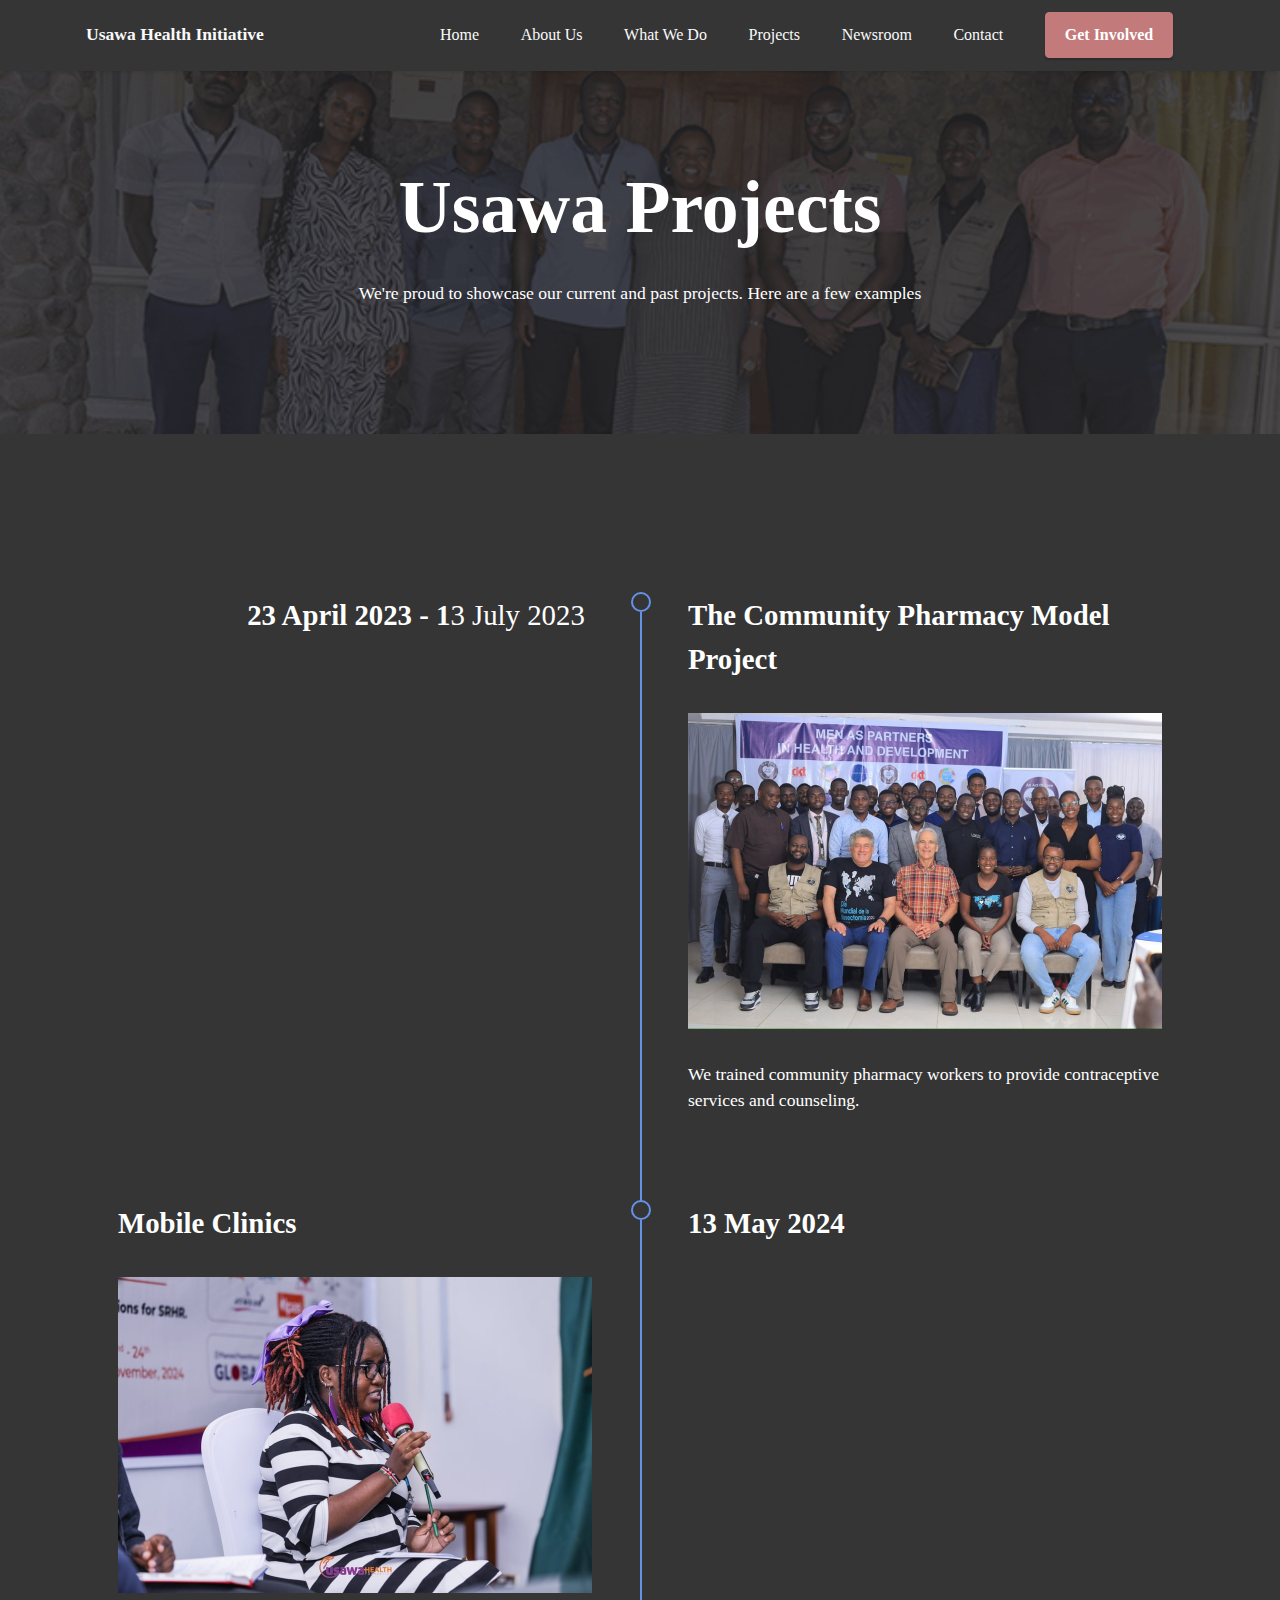
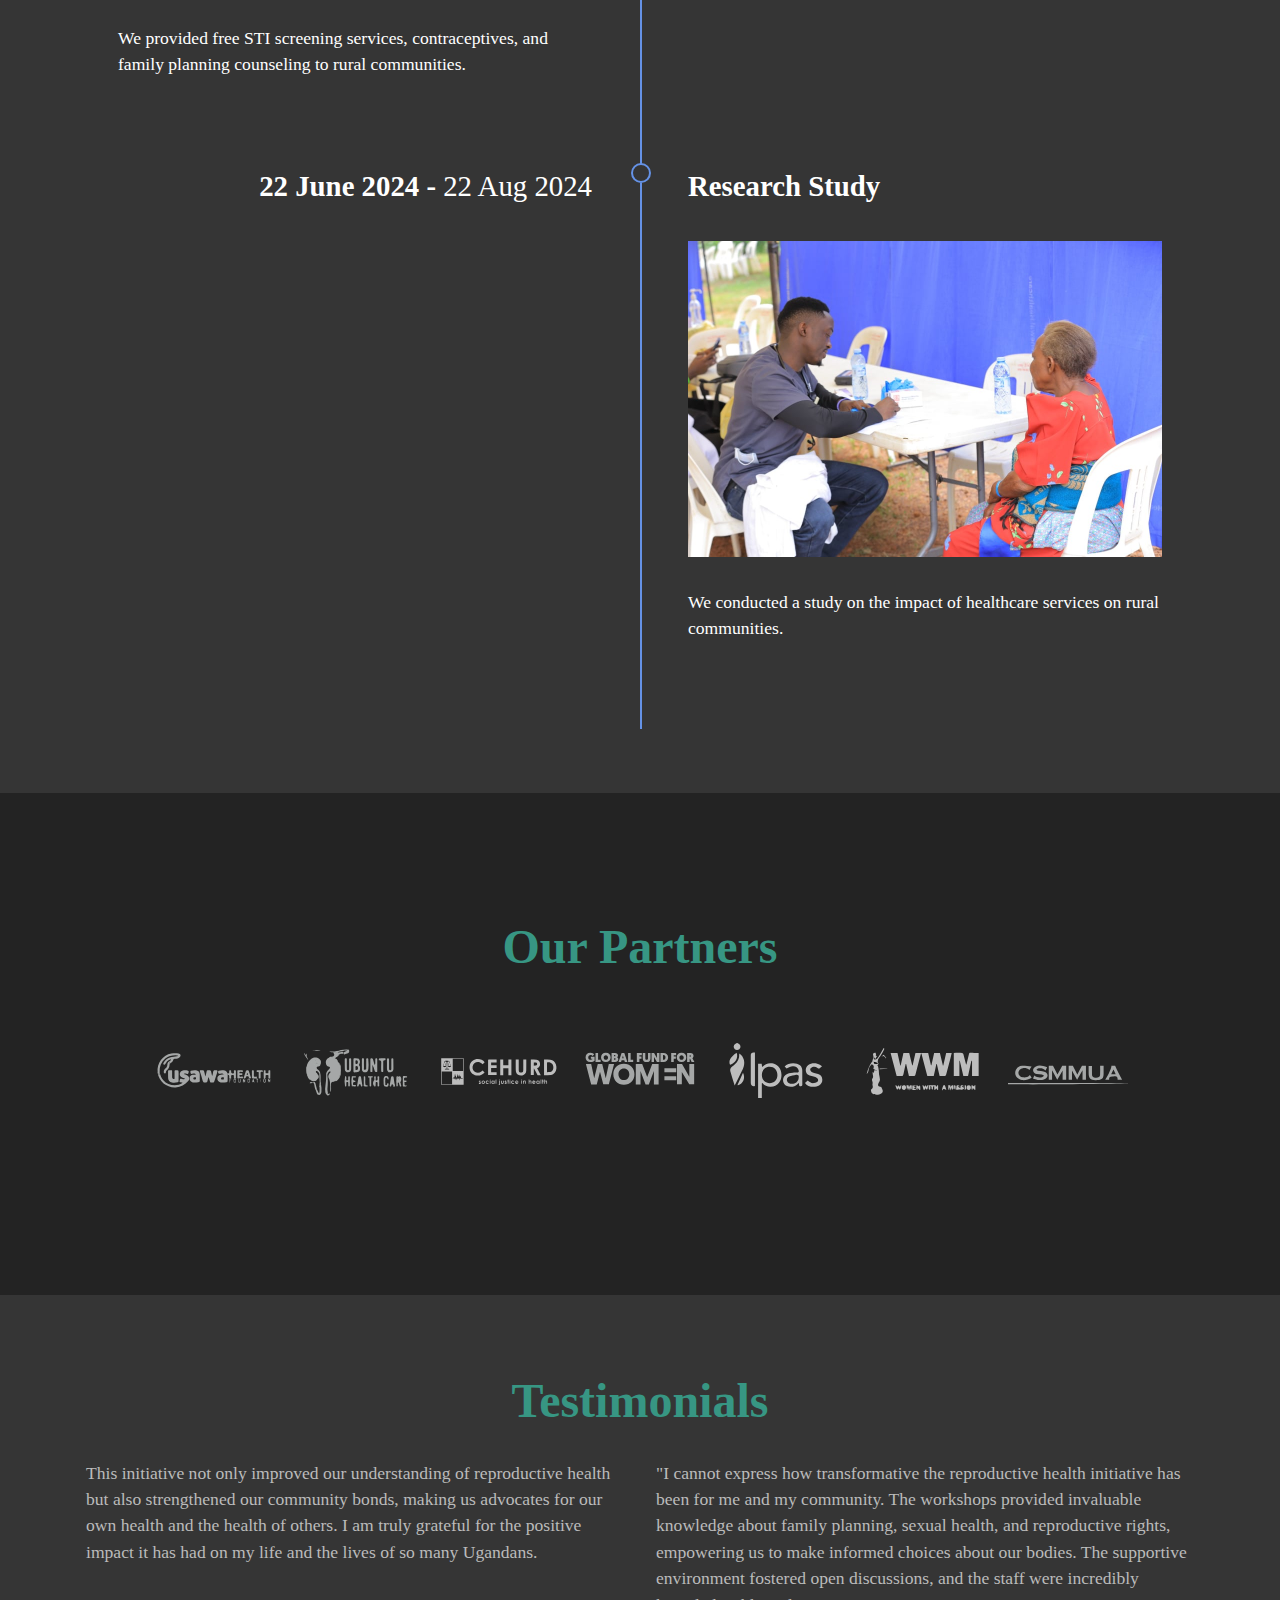
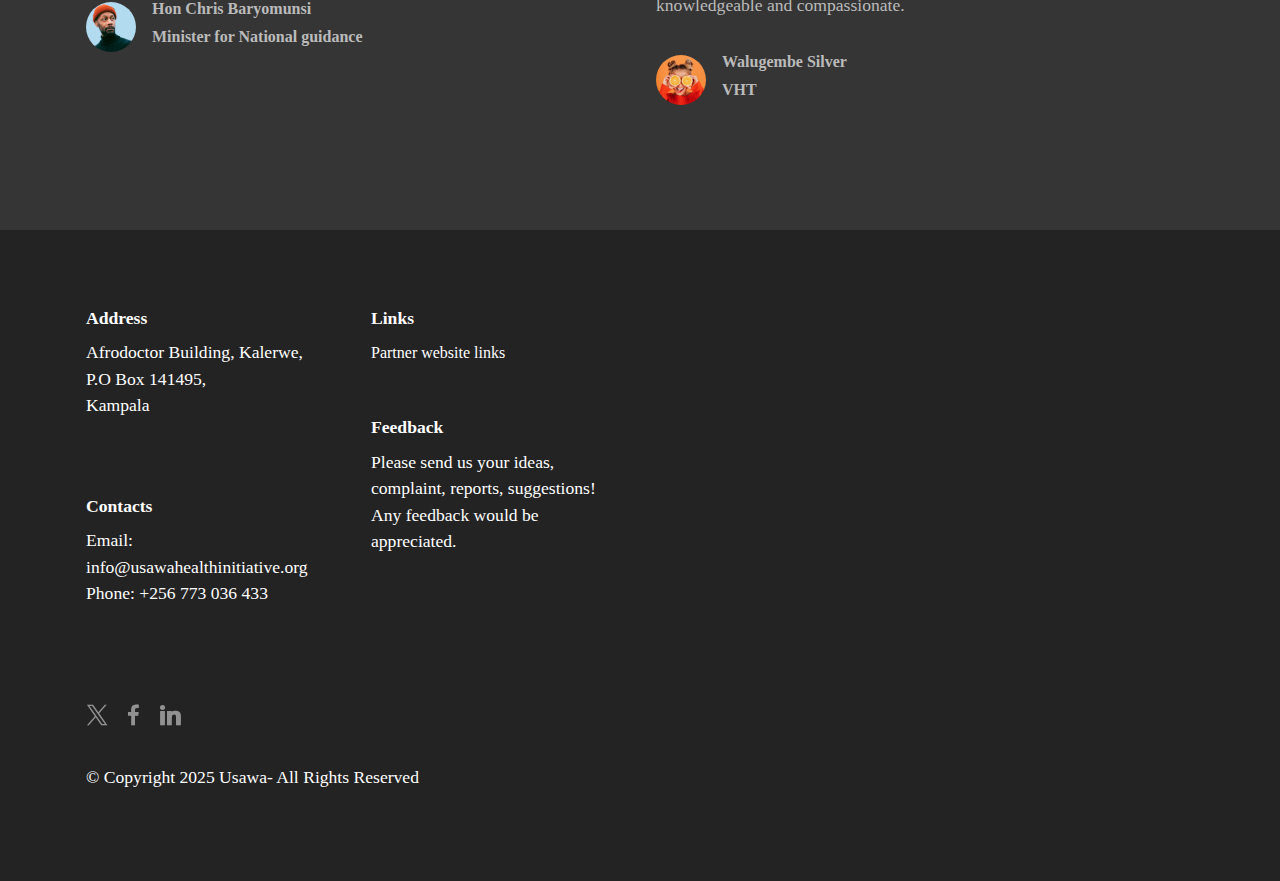
<file: page3.html>
<!DOCTYPE html>
<html  >
<head>
  <!-- Site made with Mobirise Website Builder v5.9.18, https://mobirise.com -->
  <meta charset="UTF-8">
  <meta http-equiv="X-UA-Compatible" content="IE=edge">
  <meta name="generator" content="Mobirise v5.9.18, mobirise.com">
  <meta name="viewport" content="width=device-width, initial-scale=1, minimum-scale=1">
  <link rel="shortcut icon" href="assets/images/logo.png" type="image/x-icon">
  <meta name="description" content="">
  
  
  <title>Projects</title>
  <link rel="stylesheet" href="assets/web/assets/mobirise-icons2/mobirise2.css">
  <link rel="stylesheet" href="assets/bootstrap/css/bootstrap.min.css">
  <link rel="stylesheet" href="assets/bootstrap/css/bootstrap-grid.min.css">
  <link rel="stylesheet" href="assets/bootstrap/css/bootstrap-reboot.min.css">
  <link rel="stylesheet" href="assets/dropdown/css/style.css">
  <link rel="stylesheet" href="assets/socicon/css/styles.css">
  <link rel="stylesheet" href="assets/theme/css/style.css">
  <link rel="preload" as="style" href="assets/mobirise/css/mbr-additional.css?v=kHYcAU"><link rel="stylesheet" href="assets/mobirise/css/mbr-additional.css?v=kHYcAU" type="text/css">

  
  
  
</head>
<body>
  
  <section data-bs-version="5.1" class="menu menu1 cid-uDNEbujm0B" once="menu" id="menu1-20">
    

    <nav class="navbar navbar-dropdown navbar-expand-lg">
        <div class="container">
            <div class="navbar-brand">
                
                <span class="navbar-caption-wrap"><a class="navbar-caption text-white display-7" href="https://mobiri.se">Usawa Health Initiative</a></span>
            </div>
            <button class="navbar-toggler" type="button" data-toggle="collapse" data-bs-toggle="collapse" data-target="#navbarSupportedContent" data-bs-target="#navbarSupportedContent" aria-controls="navbarNavAltMarkup" aria-expanded="false" aria-label="Toggle navigation">
                <div class="hamburger">
                    <span></span>
                    <span></span>
                    <span></span>
                    <span></span>
                </div>
            </button>
            <div class="collapse navbar-collapse" id="navbarSupportedContent">
                <ul class="navbar-nav nav-dropdown" data-app-modern-menu="true"><li class="nav-item"><a class="nav-link link text-white text-primary display-4" href="index.html">Home</a></li><li class="nav-item"><a class="nav-link link text-white text-primary display-4" href="page1.html">
                            About Us</a></li>
                    <li class="nav-item"><a class="nav-link link text-white text-primary display-4" href="page2.html">What We Do</a></li>
                    <li class="nav-item"><a class="nav-link link text-white text-primary display-4" href="page3.html">Projects </a>
                    </li><li class="nav-item"><a class="nav-link link text-white text-primary display-4" href="page4.html">Newsroom</a></li><li class="nav-item"><a class="nav-link link text-white text-primary display-4" href="page6.html">Contact  </a></li></ul>
                
                <div class="navbar-buttons mbr-section-btn"><a class="btn btn-primary display-4" href="page5.html">Get Involved</a></div>
            </div>
        </div>
    </nav>
</section>

<section data-bs-version="5.1" class="info3 cid-uDYtFvXj5L" id="info3-3s">

    

    
    <div class="mbr-overlay" style="opacity: 0.8; background-color: rgb(35, 35, 35);">
    </div>

    <div class="container">
        <div class="row justify-content-center">
            <div class="card col-12 col-lg-10">
                <div class="card-wrapper">
                    <div class="card-box align-center">
                        <h4 class="card-title mbr-fonts-style align-center mb-4 display-1"><strong>Usawa Projects</strong></h4>
                        <p class="mbr-text mbr-fonts-style mb-4 display-7">We're proud to showcase our current and past projects. Here are a few examples<br></p>
                        
                    </div>
                </div>
            </div>
        </div>
    </div>
</section>

<section data-bs-version="5.1" class="timeline1 cid-uDYsOQHEZ8" id="timeline1-3n">
    

    
    
    <div class="timelines-container container" mbri-timelines="">
        
        <div class="row timeline-element mb-2 mt-4">
            <div class="timeline-date col-12 col-md-6">
                <div class="timeline-date-wrapper">
                    <p class="mbr-timeline-date mbr-fonts-style display-5">
                        <strong>23 April 2023 - 1</strong>3 July 2023&nbsp;</p>
                </div>
            </div>
            <span class="iconBackground"></span>
            <div class="col-12 col-md-6">
                <div class="timeline-text-wrapper">
                    <h4 class="mbr-timeline-title mbr-fonts-style mb-4 display-5"><strong>The Community Pharmacy Model Project</strong></h4>
                    <div class="image-wrapper mb-4">
                        <img src="assets/images/5dd79593-3273-47e0-97da-fc01ccc548a6-948x632.jpg" alt="Mobirise Website Builder" title="">
                    </div>
                    <p class="mbr-text mbr-fonts-style display-7">
                        We trained community pharmacy workers to provide contraceptive services and counseling.
                    </p>
                </div>
            </div>
        </div>
        <div class="row timeline-element mb-2">
            <div class="col-12 col-md-6">
                <div class="timeline-text-wrapper">
                    <h4 class="mbr-timeline-title mbr-fonts-style mb-4 display-5"><strong>Mobile Clinics</strong></h4>
                    <div class="image-wrapper mb-4">
                        <img src="assets/images/img-7478-948x632.jpg" alt="Mobirise Website Builder" title="">
                    </div>
                    <p class="mbr-text mbr-fonts-style display-7">
                        We provided free STI screening services, contraceptives, and family planning counseling to rural communities.
                    </p>
                </div>
            </div>
            <span class="iconBackground"></span>
            <div class="timeline-date col-12 col-md-6">
                <div class="timeline-date-wrapper">
                    <p class="mbr-timeline-date mbr-fonts-style display-5"><strong>13 May 2024</strong></p>
                </div>
            </div>
        </div>
        <div class="row timeline-element mb-2">
            <div class="timeline-date col-12 col-md-6">
                <div class="timeline-date-wrapper">
                    <p class="mbr-timeline-date mbr-fonts-style display-5">
                        <strong>22 June 2024 -&nbsp;</strong>22 Aug 2024</p>
                </div>
            </div>
            <span class="iconBackground"></span>
            <div class="col-12 col-md-6">
                <div class="timeline-text-wrapper">
                    <h4 class="mbr-timeline-title mbr-fonts-style mb-4 display-5"><strong>Research Study</strong></h4>
                    <div class="image-wrapper mb-4">
                        <img src="assets/images/img-6869-948x632.jpg" alt="Mobirise Website Builder" title="">
                    </div>
                    <p class="mbr-text mbr-fonts-style display-7">
                        We conducted a study on the impact of healthcare services on rural communities.
                    </p>
                </div>
            </div>
        </div>
        
        
        
        
        
        
        
        
        
    </div>
</section>

<section data-bs-version="5.1" class="clients1 cid-uDYtm1K4rs" id="clients1-3q">
    
    <div class="images-container container">
        <div class="mbr-section-head">
            <h3 class="mbr-section-title mbr-fonts-style align-center mb-0 display-2">
                <strong>Our Partners</strong></h3>
            
            
        </div>
        <div class="row justify-content-center mt-4">
            <div class="col-md-3 card">
                <img src="assets/images/untitled-6.svg" alt="Mobirise Website Builder">
            </div>
            <div class="col-md-3 card">
                <img src="assets/images/untitled-5.svg" alt="">
            </div>
            <div class="col-md-3 card">
                <img src="assets/images/untitled-4.svg" alt="">
            </div>
            <div class="col-md-3 card">
                <img src="assets/images/untitled-3.svg" alt="Mobirise Website Builder">
            </div>
            <div class="col-md-3 card">
                <img src="assets/images/untitled-1.svg" alt="Mobirise Website Builder">
            </div>
            <div class="col-md-3 card">
                <img src="assets/images/untitled-7.svg" alt="Mobirise Website Builder">
            </div>
            <div class="col-md-3 card">
                <img src="assets/images/untitled-8.svg" alt="Mobirise Website Builder">
            </div>
            
        </div>
    </div>
</section>

<section data-bs-version="5.1" class="testimonials2 cid-uDYtnZloKi" id="testimonials2-3r">
    
    
    <div class="container">
        <h3 class="mbr-section-title mbr-fonts-style align-center mb-4 display-2">
            <strong>Testimonials</strong>
        </h3>
        <div class="row justify-content-center">
            <div class="card col-12 col-md-6">
                <p class="mbr-text mbr-fonts-style mb-4 display-7">This initiative not only improved our understanding of reproductive health but also strengthened our community bonds, making us advocates for our own health and the health of others. I am truly grateful for the positive impact it has had on my life and the lives of so many Ugandans.</p>
                <div class="d-flex mb-md-0 mb-4">
                    <div class="image-wrapper">
                        <img src="assets/images/team1-1.jpg" alt="Mobirise Website Builder">
                    </div>
                    <div class="text-wrapper">
                        <p class="name mbr-fonts-style mb-1 display-4"><strong>Hon Chris Baryomunsi&nbsp;</strong></p>
                        <p class="position mbr-fonts-style display-4">
                            <strong>Minister for National guidance</strong></p>
                    </div>
                </div>
            </div>
            <div class="card col-12 col-md-6">
                <p class="mbr-text mbr-fonts-style mb-4 display-7">"I cannot express how transformative the reproductive health initiative has been for me and my community. The workshops provided invaluable knowledge about family planning, sexual health, and reproductive rights, empowering us to make informed choices about our bodies. The supportive environment fostered open discussions, and the staff were incredibly knowledgeable and compassionate.&nbsp;</p>
                <div class="d-flex mb-md-0 mb-4">
                    <div class="image-wrapper">
                        <img src="assets/images/team2-1.jpg" alt="Mobirise Website Builder">
                    </div>
                    <div class="text-wrapper">
                        <p class="name mbr-fonts-style mb-1 display-4"><strong>Walugembe Silver</strong></p>
                        <p class="position mbr-fonts-style display-4">
                            <strong>VHT</strong></p>
                    </div>
                </div>
            </div>
        </div>
    </div>
</section>

<section data-bs-version="5.1" class="footer6 cid-uDNS1LT7MC" once="footers" id="footer6-3e">

    

    

    <div class="container">
        <div class="row content mbr-white">
            <div class="col-12 col-md-3 mbr-fonts-style display-7">
                <h5 class="mbr-section-subtitle mbr-fonts-style mb-2 display-7">
                    <strong>Address</strong>
                </h5>
                <p class="mbr-text mbr-fonts-style display-7">Afrodoctor Building, Kalerwe, <br>P.O Box 141495, <br>Kampala</p> <br>
                <h5 class="mbr-section-subtitle mbr-fonts-style mb-2 mt-4 display-7">
                    <strong>Contacts</strong>
                </h5>
                <p class="mbr-text mbr-fonts-style mb-4 display-7">
                    Email: info@usawahealthinitiative.org <br>
                    Phone: +256 773 036 433 <br><br></p>
            </div>
            <div class="col-12 col-md-3 mbr-fonts-style display-7">
                <h5 class="mbr-section-subtitle mbr-fonts-style mb-2 display-7">
                    <strong>Links</strong>
                </h5>
                <ul class="list mbr-fonts-style mb-4 display-4">
                    <li class="mbr-text item-wrap">Partner website links&nbsp;</li>
                </ul>
                <h5 class="mbr-section-subtitle mbr-fonts-style mb-2 mt-5 display-7">
                    <strong>Feedback</strong>
                </h5>
                <p class="mbr-text mbr-fonts-style mb-4 display-7">
                    Please send us your ideas, complaint, reports, suggestions! Any feedback would be appreciated.
                </p>
            </div>
            <div class="col-12 col-md-6">
                <div class="google-map"><iframe frameborder="0" style="border:0" src="https://www.google.com/maps/embed?pb=!1m18!1m12!1m3!1d3989.742300604087!2d32.56896797396591!3d0.3536917639698761!2m3!1f0!2f0!3f0!3m2!1i1024!2i768!4f13.1!3m3!1m2!1s0x177dbb375ee12107%3A0x32a03fe16be9a8e5!2sAfrodoctor!5e0!3m2!1sen!2sug!4v1740559213164!5m2!1sen!2sug" allowfullscreen=""></iframe></div>
            </div>
            <div class="col-md-6">
                <div class="social-list align-left">
                    <div class="soc-item">
                        <a href="https://x.com/usawahealth?lang=en" target="_blank">
                            <span class="mbr-iconfont mbr-iconfont-social socicon-twitter socicon"></span>
                        </a>
                    </div>
                    <div class="soc-item">
                        <a href="https://www.facebook.com/people/Usawa-Health-and-Social-Justice-Centre" target="_blank">
                            <span class="mbr-iconfont mbr-iconfont-social socicon-facebook socicon"></span>
                        </a>
                    </div>
                    <div class="soc-item">
                        <a href="https://ug.linkedin.com/company/usawahealth" target="_blank">
                            <span class="mbr-iconfont mbr-iconfont-social socicon-linkedin socicon"></span>
                        </a>
                    </div>
                    
                    
                    
                </div>
            </div>
        </div>
        <div class="footer-lower">
            <div class="media-container-row">
                <div class="col-sm-12">
                    <hr>
                </div>
            </div>
            <div class="col-sm-12 copyright pl-0">
                <p class="mbr-text mbr-fonts-style mbr-white display-7">
                    © Copyright 2025 Usawa- All Rights Reserved
                </p>
            </div>
        </div>
    </div>
  
  
</body>
</html>
</file>
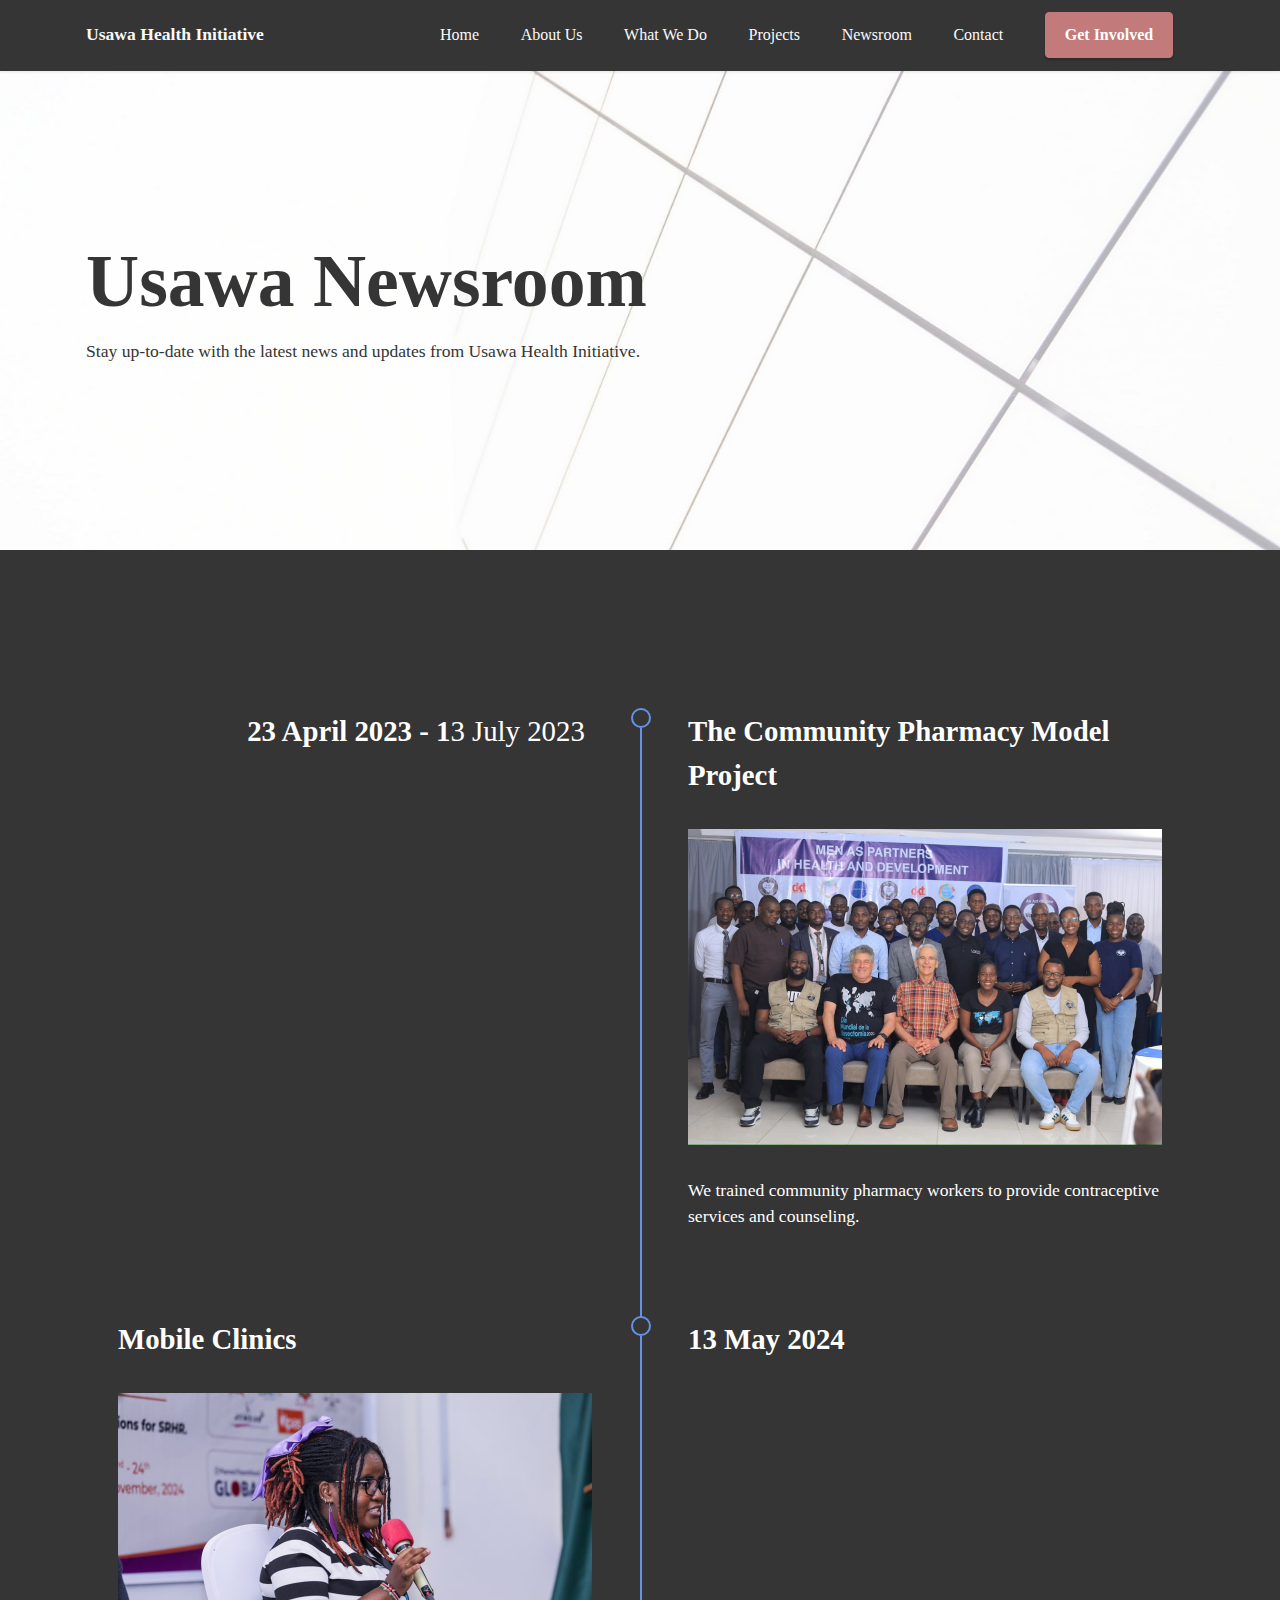
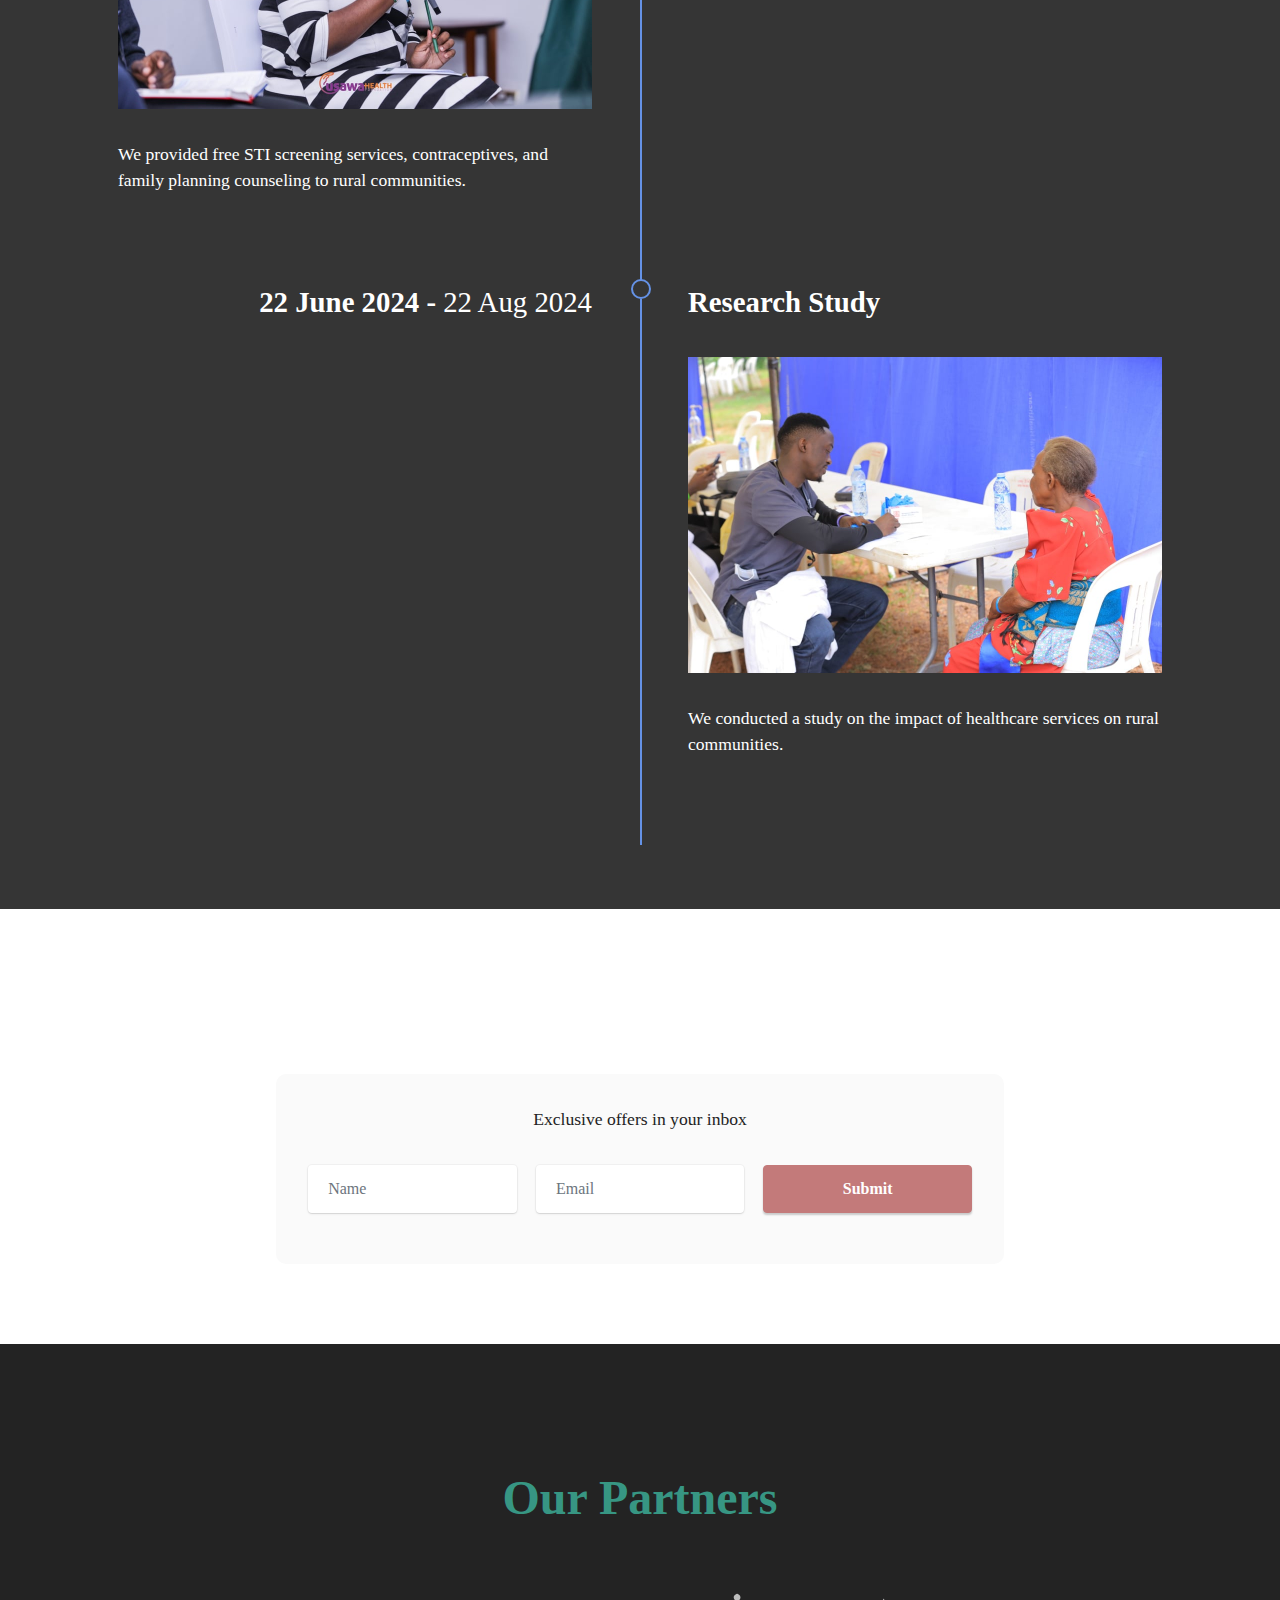
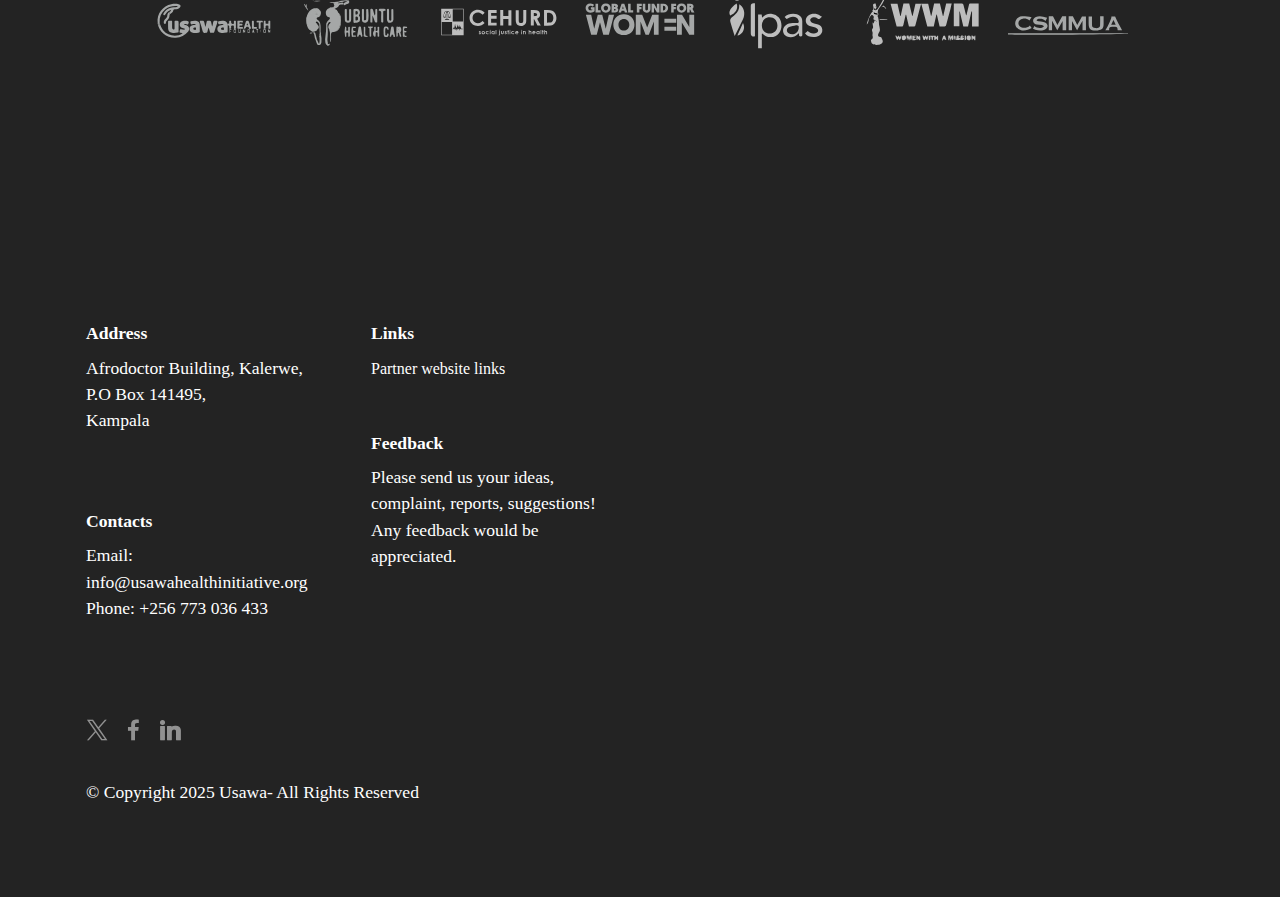
<file: page4.html>
<!DOCTYPE html>
<html  >
<head>
  <!-- Site made with Mobirise Website Builder v5.9.18, https://mobirise.com -->
  <meta charset="UTF-8">
  <meta http-equiv="X-UA-Compatible" content="IE=edge">
  <meta name="generator" content="Mobirise v5.9.18, mobirise.com">
  <meta name="viewport" content="width=device-width, initial-scale=1, minimum-scale=1">
  <link rel="shortcut icon" href="assets/images/logo.png" type="image/x-icon">
  <meta name="description" content="">
  
  
  <title>Newsroom</title>
  <link rel="stylesheet" href="assets/bootstrap/css/bootstrap.min.css">
  <link rel="stylesheet" href="assets/bootstrap/css/bootstrap-grid.min.css">
  <link rel="stylesheet" href="assets/bootstrap/css/bootstrap-reboot.min.css">
  <link rel="stylesheet" href="assets/parallax/jarallax.css">
  <link rel="stylesheet" href="assets/dropdown/css/style.css">
  <link rel="stylesheet" href="assets/socicon/css/styles.css">
  <link rel="stylesheet" href="assets/theme/css/style.css">
  <link rel="preload" as="style" href="assets/mobirise/css/mbr-additional.css?v=fn9AIn"><link rel="stylesheet" href="assets/mobirise/css/mbr-additional.css?v=fn9AIn" type="text/css">

  
  
  
</head>
<body>
  
  <section data-bs-version="5.1" class="menu menu1 cid-uDNEeIzQLk" once="menu" id="menu1-2c">
    

    <nav class="navbar navbar-dropdown navbar-expand-lg">
        <div class="container">
            <div class="navbar-brand">
                
                <span class="navbar-caption-wrap"><a class="navbar-caption text-white display-7" href="https://mobiri.se">Usawa Health Initiative</a></span>
            </div>
            <button class="navbar-toggler" type="button" data-toggle="collapse" data-bs-toggle="collapse" data-target="#navbarSupportedContent" data-bs-target="#navbarSupportedContent" aria-controls="navbarNavAltMarkup" aria-expanded="false" aria-label="Toggle navigation">
                <div class="hamburger">
                    <span></span>
                    <span></span>
                    <span></span>
                    <span></span>
                </div>
            </button>
            <div class="collapse navbar-collapse" id="navbarSupportedContent">
                <ul class="navbar-nav nav-dropdown" data-app-modern-menu="true"><li class="nav-item"><a class="nav-link link text-white text-primary display-4" href="index.html">Home</a></li><li class="nav-item"><a class="nav-link link text-white text-primary display-4" href="page1.html">
                            About Us</a></li>
                    <li class="nav-item"><a class="nav-link link text-white text-primary display-4" href="page2.html">What We Do</a></li>
                    <li class="nav-item"><a class="nav-link link text-white text-primary display-4" href="page3.html">Projects </a>
                    </li><li class="nav-item"><a class="nav-link link text-white text-primary display-4" href="page4.html">Newsroom</a></li><li class="nav-item"><a class="nav-link link text-white text-primary display-4" href="page6.html">Contact  </a></li></ul>
                
                <div class="navbar-buttons mbr-section-btn"><a class="btn btn-primary display-4" href="page5.html">Get Involved</a></div>
            </div>
        </div>
    </nav>
</section>

<section data-bs-version="5.1" class="header4 cid-uDYzDW0NXr mbr-parallax-background" id="header4-3y">

    
    
    <div class="container">
        <div class="row">
            <div class="content-wrap">
                <h1 class="mbr-section-title mbr-fonts-style mbr-white mb-3 display-1">
                    <strong>Usawa Newsroom</strong></h1>
                
                <p class="mbr-fonts-style mbr-text mbr-white mb-3 display-7">
                    Stay up-to-date with the latest news and updates from Usawa Health Initiative.
                </p>

                
            </div>
        </div>
    </div>
</section>

<section data-bs-version="5.1" class="timeline1 cid-uDYzt4Cv4H" id="timeline1-3w">
    

    
    
    <div class="timelines-container container" mbri-timelines="">
        
        <div class="row timeline-element mb-2 mt-4">
            <div class="timeline-date col-12 col-md-6">
                <div class="timeline-date-wrapper">
                    <p class="mbr-timeline-date mbr-fonts-style display-5">
                        <strong>23 April 2023 - 1</strong>3 July 2023&nbsp;</p>
                </div>
            </div>
            <span class="iconBackground"></span>
            <div class="col-12 col-md-6">
                <div class="timeline-text-wrapper">
                    <h4 class="mbr-timeline-title mbr-fonts-style mb-4 display-5"><strong>The Community Pharmacy Model Project</strong></h4>
                    <div class="image-wrapper mb-4">
                        <img src="assets/images/5dd79593-3273-47e0-97da-fc01ccc548a6-948x632.jpg" alt="Mobirise Website Builder" title="">
                    </div>
                    <p class="mbr-text mbr-fonts-style display-7">
                        We trained community pharmacy workers to provide contraceptive services and counseling.
                    </p>
                </div>
            </div>
        </div>
        <div class="row timeline-element mb-2">
            <div class="col-12 col-md-6">
                <div class="timeline-text-wrapper">
                    <h4 class="mbr-timeline-title mbr-fonts-style mb-4 display-5"><strong>Mobile Clinics</strong></h4>
                    <div class="image-wrapper mb-4">
                        <img src="assets/images/img-7478-948x632.jpg" alt="Mobirise Website Builder" title="">
                    </div>
                    <p class="mbr-text mbr-fonts-style display-7">
                        We provided free STI screening services, contraceptives, and family planning counseling to rural communities.
                    </p>
                </div>
            </div>
            <span class="iconBackground"></span>
            <div class="timeline-date col-12 col-md-6">
                <div class="timeline-date-wrapper">
                    <p class="mbr-timeline-date mbr-fonts-style display-5"><strong>13 May 2024</strong></p>
                </div>
            </div>
        </div>
        <div class="row timeline-element mb-2">
            <div class="timeline-date col-12 col-md-6">
                <div class="timeline-date-wrapper">
                    <p class="mbr-timeline-date mbr-fonts-style display-5">
                        <strong>22 June 2024 -&nbsp;</strong>22 Aug 2024</p>
                </div>
            </div>
            <span class="iconBackground"></span>
            <div class="col-12 col-md-6">
                <div class="timeline-text-wrapper">
                    <h4 class="mbr-timeline-title mbr-fonts-style mb-4 display-5"><strong>Research Study</strong></h4>
                    <div class="image-wrapper mb-4">
                        <img src="assets/images/img-6869-948x632.jpg" alt="Mobirise Website Builder" title="">
                    </div>
                    <p class="mbr-text mbr-fonts-style display-7">
                        We conducted a study on the impact of healthcare services on rural communities.
                    </p>
                </div>
            </div>
        </div>
        
        
        
        
        
        
        
        
        
    </div>
</section>

<section data-bs-version="5.1" class="form9 cid-uDYzPz0gNP" id="form9-3z">
    
    
    <div class="container">
        <div class="mbr-section-head">
            <h3 class="mbr-section-title mbr-fonts-style align-center mb-0 display-2">
                <strong>Subscribe to our News letter</strong></h3>
            
        </div>
        <div class="row justify-content-center mt-4">
            <div class="col-lg-8 mx-auto mbr-form" data-form-type="formoid">
                <form action="https://mobirise.eu/" method="POST" class="mbr-form form-with-styler mx-auto" data-form-title="Form Name"><input type="hidden" name="email" data-form-email="true" value="NETS28BQFzD3YSsk7AlOowMeSvSXpAPkeTrhhzZkkl9CsP2fE1AwE4J0fEo05B7fKMcX0lRu7zyEqKWyOrWcBvwVESAICcfAQl9C0HbFZReRMz+0aojL1Anm7pWFkWqT">
                    <div class="row">
                        <div hidden="hidden" data-form-alert="" class="alert alert-success col-12">Thanks for filling out the form!</div>
                        <div hidden="hidden" data-form-alert-danger="" class="alert alert-danger col-12">Oops...! some problem!</div>
                    </div>
                    <div class="dragArea row">
                        <div class="col-lg-12">
                            <p class="mbr-text mbr-fonts-style align-center mb-4 display-7"> Exclusive offers in your inbox</p>
                        </div>
                        <div class="col-lg-4 col-md-12 col-sm-12 form-group mb-3" data-for="name">
                            <input type="text" name="name" placeholder="Name" data-form-field="name" class="form-control" value="" id="name-form9-3z">
                        </div>
                        <div data-for="email" class="col-lg-4 col-md-12 col-sm-12 form-group mb-3">
                            <input type="email" name="email" placeholder="Email" data-form-field="email" class="form-control" value="" id="email-form9-3z">
                        </div>
                        <div class="col-lg-4 col-md-12 col-sm-12 mbr-section-btn align-center">
                            <button type="submit" class="btn btn-primary display-4">Submit</button>
                        </div>
                    </div>
                </form>
            </div>
        </div>
    </div>
</section>

<section data-bs-version="5.1" class="clients1 cid-uDYzzSFqlY" id="clients1-3x">
    
    <div class="images-container container">
        <div class="mbr-section-head">
            <h3 class="mbr-section-title mbr-fonts-style align-center mb-0 display-2">
                <strong>Our Partners</strong></h3>
            
            
        </div>
        <div class="row justify-content-center mt-4">
            <div class="col-md-3 card">
                <img src="assets/images/untitled-6.svg" alt="Mobirise Website Builder">
            </div>
            <div class="col-md-3 card">
                <img src="assets/images/untitled-5.svg" alt="">
            </div>
            <div class="col-md-3 card">
                <img src="assets/images/untitled-4.svg" alt="">
            </div>
            <div class="col-md-3 card">
                <img src="assets/images/untitled-3.svg" alt="Mobirise Website Builder">
            </div>
            <div class="col-md-3 card">
                <img src="assets/images/untitled-1.svg" alt="Mobirise Website Builder">
            </div>
            <div class="col-md-3 card">
                <img src="assets/images/untitled-7.svg" alt="Mobirise Website Builder">
            </div>
            <div class="col-md-3 card">
                <img src="assets/images/untitled-8.svg" alt="Mobirise Website Builder">
            </div>
            
        </div>
    </div>
</section>

<section data-bs-version="5.1" class="footer6 cid-uDNS1LT7MC" once="footers" id="footer6-3e">

    

    

    <div class="container">
        <div class="row content mbr-white">
            <div class="col-12 col-md-3 mbr-fonts-style display-7">
                <h5 class="mbr-section-subtitle mbr-fonts-style mb-2 display-7">
                    <strong>Address</strong>
                </h5>
                <p class="mbr-text mbr-fonts-style display-7">Afrodoctor Building, Kalerwe, <br>P.O Box 141495, <br>Kampala</p> <br>
                <h5 class="mbr-section-subtitle mbr-fonts-style mb-2 mt-4 display-7">
                    <strong>Contacts</strong>
                </h5>
                <p class="mbr-text mbr-fonts-style mb-4 display-7">
                    Email: info@usawahealthinitiative.org <br>
                    Phone: +256 773 036 433 <br><br></p>
            </div>
            <div class="col-12 col-md-3 mbr-fonts-style display-7">
                <h5 class="mbr-section-subtitle mbr-fonts-style mb-2 display-7">
                    <strong>Links</strong>
                </h5>
                <ul class="list mbr-fonts-style mb-4 display-4">
                    <li class="mbr-text item-wrap">Partner website links&nbsp;</li>
                </ul>
                <h5 class="mbr-section-subtitle mbr-fonts-style mb-2 mt-5 display-7">
                    <strong>Feedback</strong>
                </h5>
                <p class="mbr-text mbr-fonts-style mb-4 display-7">
                    Please send us your ideas, complaint, reports, suggestions! Any feedback would be appreciated.
                </p>
            </div>
            <div class="col-12 col-md-6">
                <div class="google-map"><iframe frameborder="0" style="border:0" src="https://www.google.com/maps/embed?pb=!1m18!1m12!1m3!1d3989.742300604087!2d32.56896797396591!3d0.3536917639698761!2m3!1f0!2f0!3f0!3m2!1i1024!2i768!4f13.1!3m3!1m2!1s0x177dbb375ee12107%3A0x32a03fe16be9a8e5!2sAfrodoctor!5e0!3m2!1sen!2sug!4v1740559213164!5m2!1sen!2sug" allowfullscreen=""></iframe></div>
            </div>
            <div class="col-md-6">
                <div class="social-list align-left">
                    <div class="soc-item">
                        <a href="https://x.com/usawahealth?lang=en" target="_blank">
                            <span class="mbr-iconfont mbr-iconfont-social socicon-twitter socicon"></span>
                        </a>
                    </div>
                    <div class="soc-item">
                        <a href="https://www.facebook.com/people/Usawa-Health-and-Social-Justice-Centre" target="_blank">
                            <span class="mbr-iconfont mbr-iconfont-social socicon-facebook socicon"></span>
                        </a>
                    </div>
                    <div class="soc-item">
                        <a href="https://ug.linkedin.com/company/usawahealth" target="_blank">
                            <span class="mbr-iconfont mbr-iconfont-social socicon-linkedin socicon"></span>
                        </a>
                    </div>
                    
                    
                    
                </div>
            </div>
        </div>
        <div class="footer-lower">
            <div class="media-container-row">
                <div class="col-sm-12">
                    <hr>
                </div>
            </div>
            <div class="col-sm-12 copyright pl-0">
                <p class="mbr-text mbr-fonts-style mbr-white display-7">
                    © Copyright 2025 Usawa- All Rights Reserved
                </p>
            </div>
        </div>
    </div>
  
  
</body>
</html>
</file>
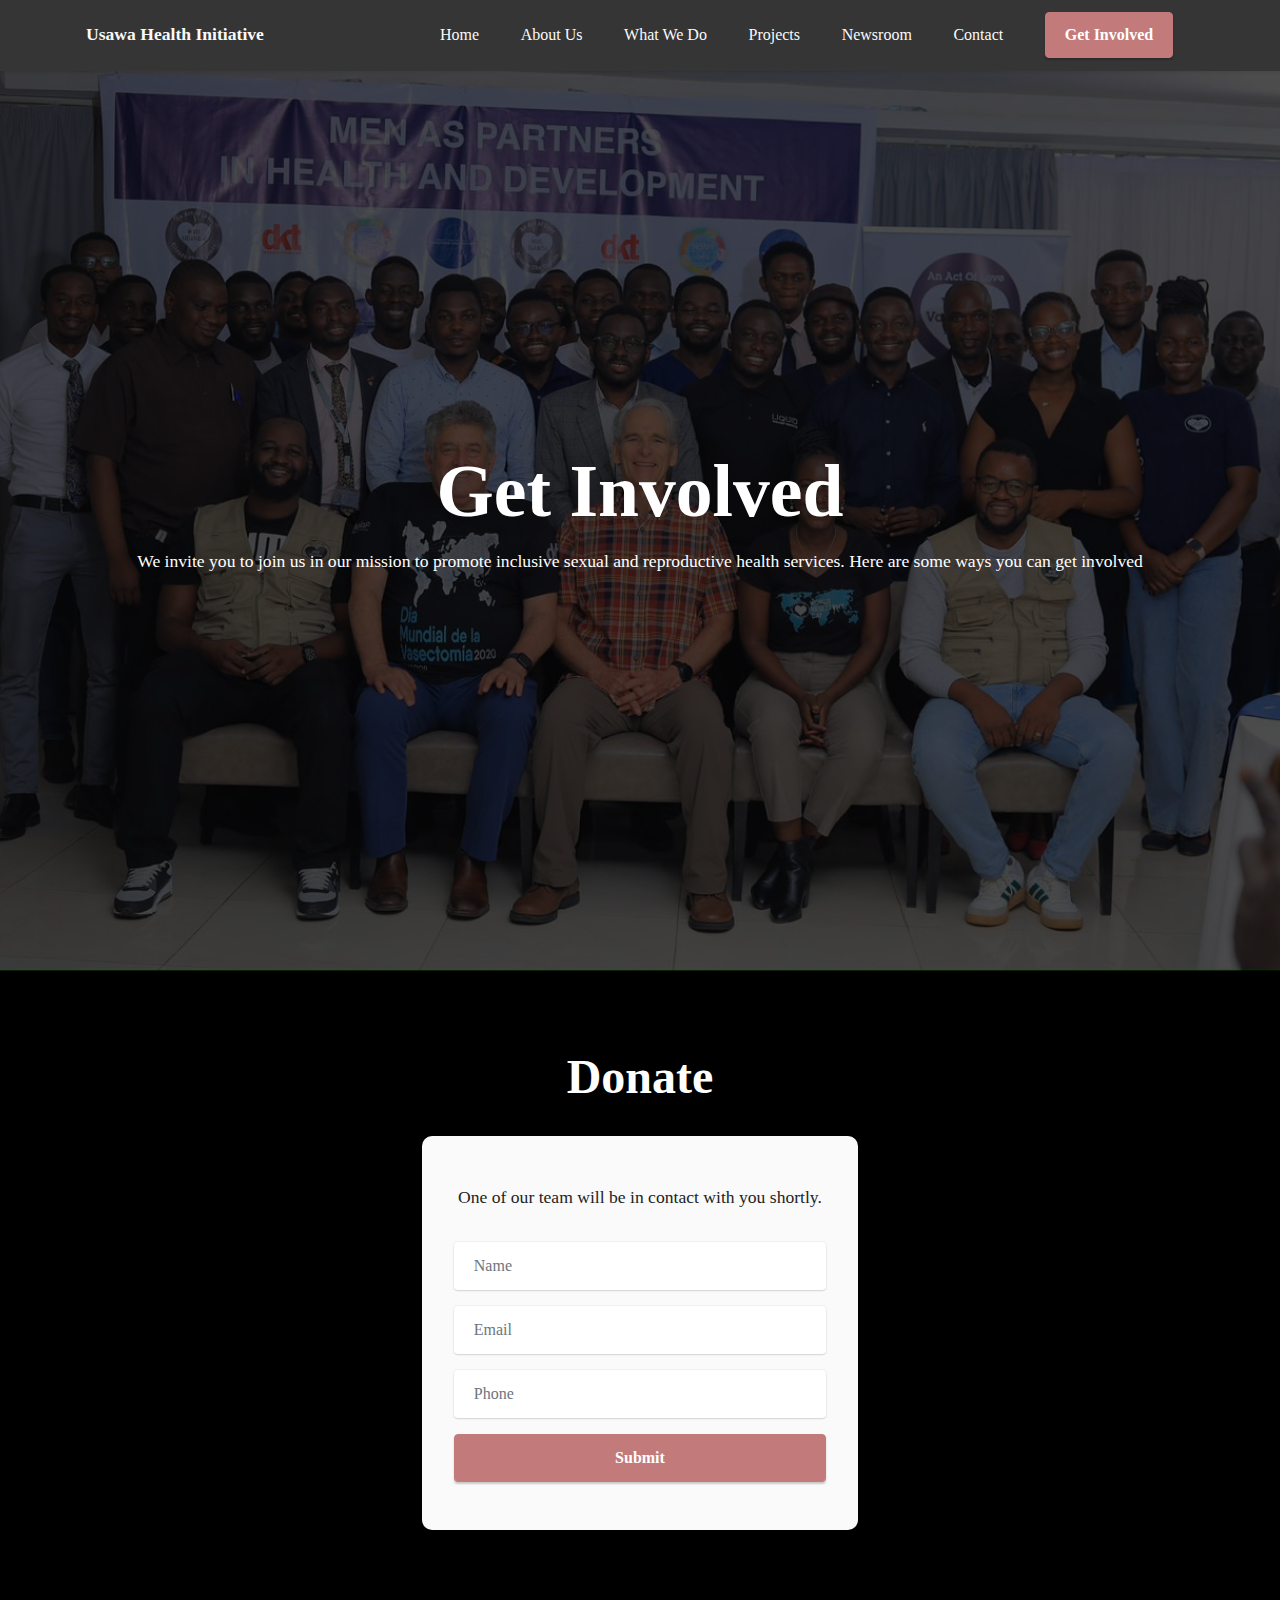
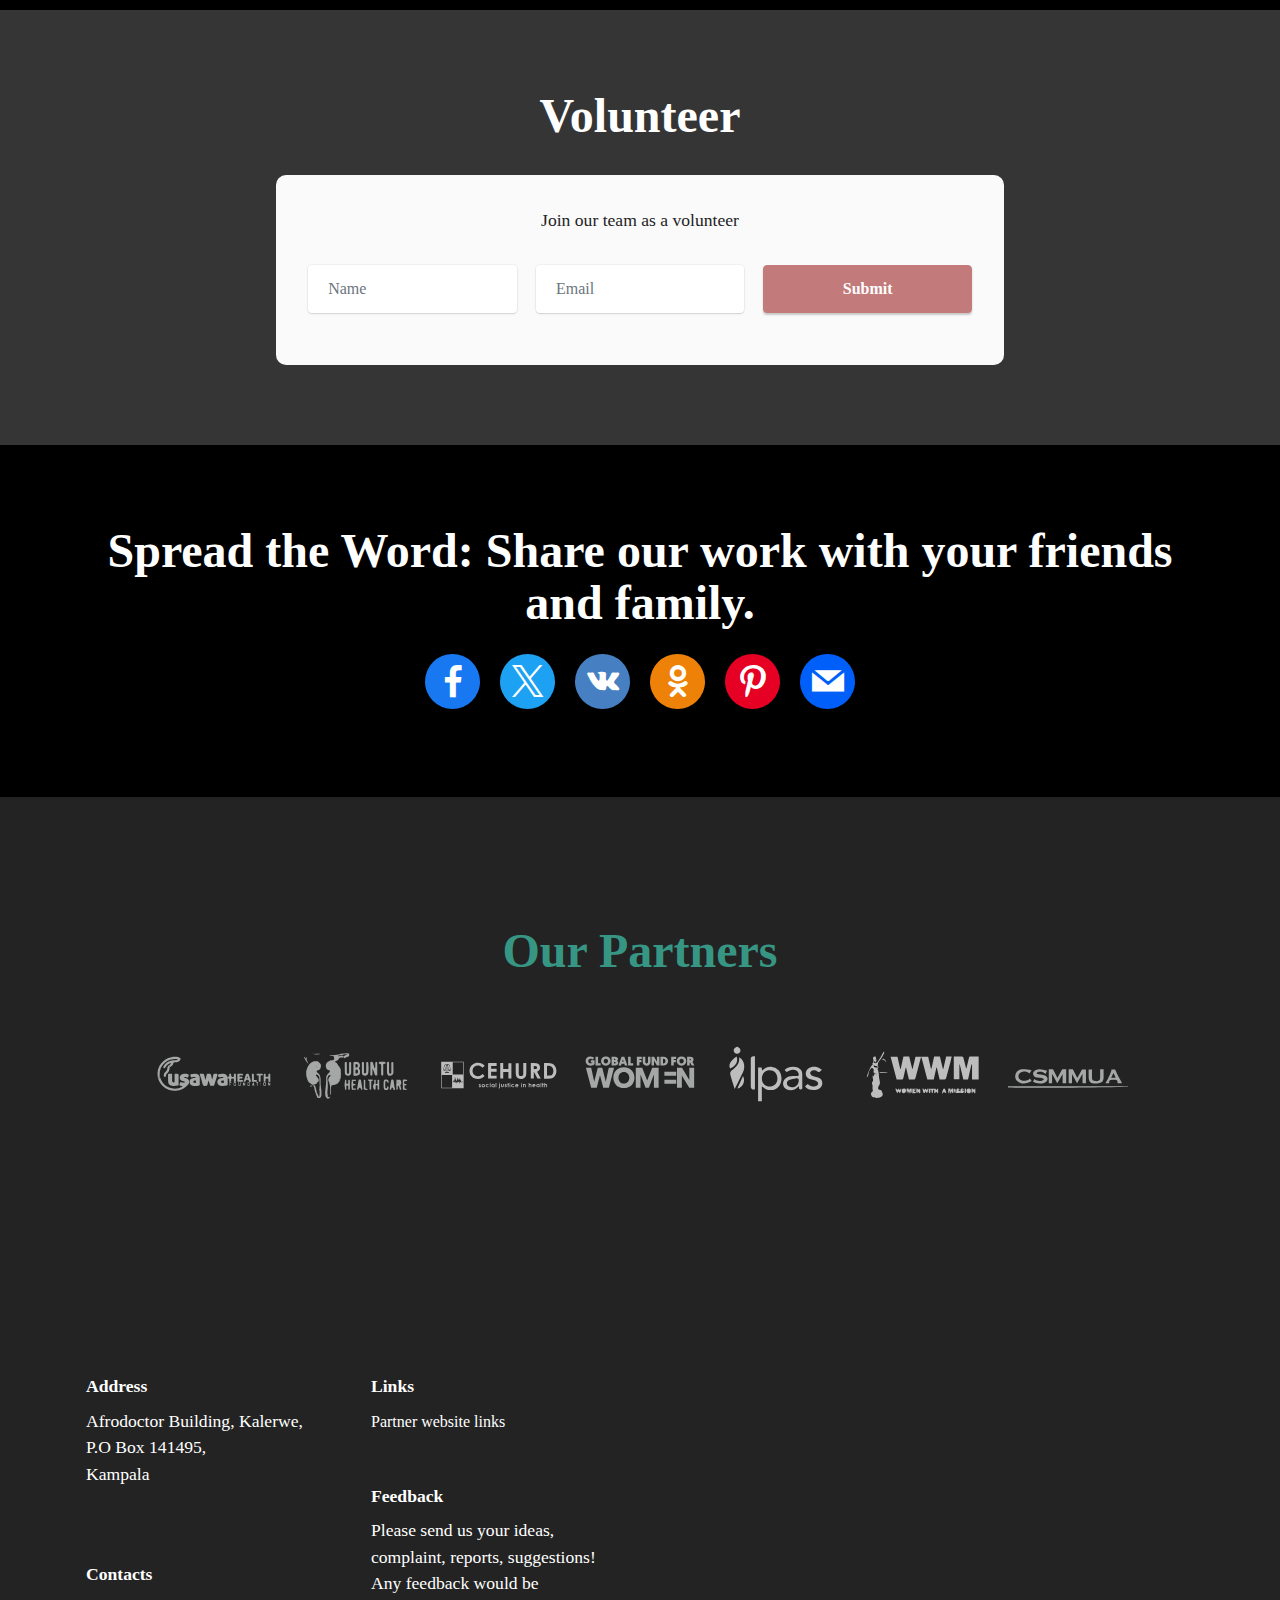
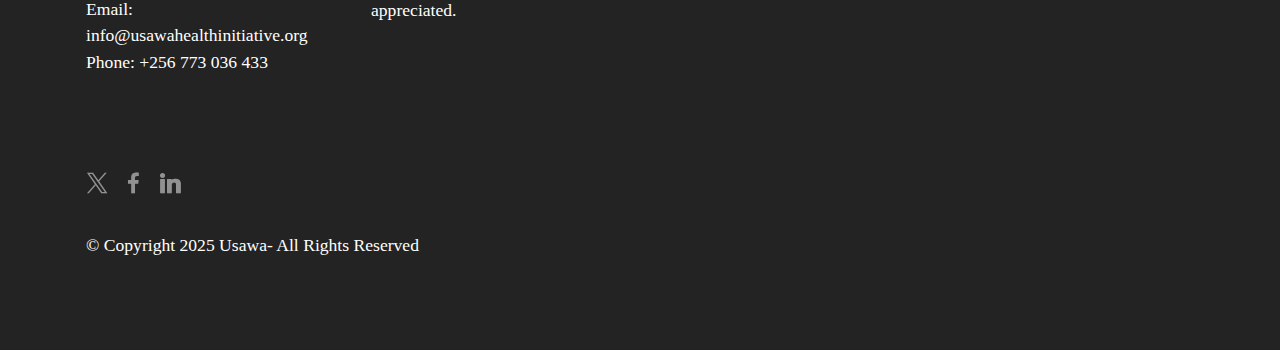
<file: page5.html>
<!DOCTYPE html>
<html  >
<head>
  <!-- Site made with Mobirise Website Builder v5.9.18, https://mobirise.com -->
  <meta charset="UTF-8">
  <meta http-equiv="X-UA-Compatible" content="IE=edge">
  <meta name="generator" content="Mobirise v5.9.18, mobirise.com">
  <meta name="viewport" content="width=device-width, initial-scale=1, minimum-scale=1">
  <link rel="shortcut icon" href="assets/images/logo.png" type="image/x-icon">
  <meta name="description" content="">
  
  
  <title>Get Involved</title>
  <link rel="stylesheet" href="assets/bootstrap/css/bootstrap.min.css">
  <link rel="stylesheet" href="assets/bootstrap/css/bootstrap-grid.min.css">
  <link rel="stylesheet" href="assets/bootstrap/css/bootstrap-reboot.min.css">
  <link rel="stylesheet" href="assets/parallax/jarallax.css">
  <link rel="stylesheet" href="assets/dropdown/css/style.css">
  <link rel="stylesheet" href="assets/socicon/css/styles.css">
  <link rel="stylesheet" href="assets/theme/css/style.css">
  <link rel="preload" as="style" href="assets/mobirise/css/mbr-additional.css?v=4BvdMm"><link rel="stylesheet" href="assets/mobirise/css/mbr-additional.css?v=4BvdMm" type="text/css">

  
  
  
</head>
<body>
  
  <section data-bs-version="5.1" class="menu menu1 cid-uDNEia7mf5" once="menu" id="menu1-2o">
    

    <nav class="navbar navbar-dropdown navbar-expand-lg">
        <div class="container">
            <div class="navbar-brand">
                
                <span class="navbar-caption-wrap"><a class="navbar-caption text-white display-7" href="https://mobiri.se">Usawa Health Initiative</a></span>
            </div>
            <button class="navbar-toggler" type="button" data-toggle="collapse" data-bs-toggle="collapse" data-target="#navbarSupportedContent" data-bs-target="#navbarSupportedContent" aria-controls="navbarNavAltMarkup" aria-expanded="false" aria-label="Toggle navigation">
                <div class="hamburger">
                    <span></span>
                    <span></span>
                    <span></span>
                    <span></span>
                </div>
            </button>
            <div class="collapse navbar-collapse" id="navbarSupportedContent">
                <ul class="navbar-nav nav-dropdown" data-app-modern-menu="true"><li class="nav-item"><a class="nav-link link text-white text-primary display-4" href="index.html">Home</a></li><li class="nav-item"><a class="nav-link link text-white text-primary display-4" href="page1.html">
                            About Us</a></li>
                    <li class="nav-item"><a class="nav-link link text-white text-primary display-4" href="page2.html">What We Do</a></li>
                    <li class="nav-item"><a class="nav-link link text-white text-primary display-4" href="page3.html">Projects </a>
                    </li><li class="nav-item"><a class="nav-link link text-white text-primary display-4" href="page4.html">Newsroom</a></li><li class="nav-item"><a class="nav-link link text-white text-primary display-4" href="page6.html">Contact  </a></li></ul>
                
                <div class="navbar-buttons mbr-section-btn"><a class="btn btn-primary display-4" href="page5.html">Get Involved</a></div>
            </div>
        </div>
    </nav>
</section>

<section data-bs-version="5.1" class="header13 cid-uDYDeejShn mbr-fullscreen mbr-parallax-background" id="header13-45">

    

    
    <div class="mbr-overlay" style="opacity: 0.7; background-color: rgb(0, 0, 0);"></div>

    <div class="align-center container-fluid">
        <div class="row justify-content-center">
            <div class="col-12 col-lg-10">
                <h1 class="mbr-section-title mbr-fonts-style mb-3 display-1"><strong>Get Involved</strong></h1>
                
                <p class="mbr-text mbr-fonts-style mb-3 display-7">
                    We invite you to join us in our mission to promote inclusive sexual and reproductive health services. Here are some ways you can get involved</p>
                
                
            </div>
        </div>
    </div>
</section>

<section data-bs-version="5.1" class="form7 cid-uDYCT6ZN3V" id="form7-44">
    
    
    <div class="container">
        <div class="mbr-section-head">
            <h3 class="mbr-section-title mbr-fonts-style align-center mb-0 display-2">
                <strong>Donate</strong></h3>
            
        </div>
        <div class="row justify-content-center mt-4">
            <div class="col-lg-8 mx-auto mbr-form" data-form-type="formoid">
                <form action="https://mobirise.eu/" method="POST" class="mbr-form form-with-styler mx-auto" data-form-title="Form Name"><input type="hidden" name="email" data-form-email="true" value="hmCK7IzqVZ9F1eIuV5FQXhV7bXTXJ9eo/sp+OH+13jj42zU1Jmrr1DCg734VBeyftj6SlFQnilcPeWSGQvDp5wPG+noQHON7oaZk5FjN01kmGXXzJwj5VQYAkL899uAa">
                    <p class="mbr-text mbr-fonts-style align-center mb-4 display-7">
                        One of our team will be in contact with you shortly.
                    </p>
                    <div class="row">
                        <div hidden="hidden" data-form-alert="" class="alert alert-success col-12">Thanks for filling out the form!</div>
                        <div hidden="hidden" data-form-alert-danger="" class="alert alert-danger col-12">
                            Oops...! some problem!
                        </div>
                    </div>
                    <div class="dragArea row">
                        <div class="col-lg-12 col-md-12 col-sm-12 form-group mb-3" data-for="name">
                            <input type="text" name="name" placeholder="Name" data-form-field="name" class="form-control" value="" id="name-form7-44">
                        </div>
                        <div class="col-lg-12 col-md-12 col-sm-12 form-group mb-3" data-for="email">
                            <input type="email" name="email" placeholder="Email" data-form-field="email" class="form-control" value="" id="email-form7-44">
                        </div>
                        <div data-for="phone" class="col-lg-12 col-md-12 col-sm-12 form-group mb-3">
                            <input type="tel" name="phone" placeholder="Phone" data-form-field="phone" class="form-control" value="" id="phone-form7-44">
                        </div>
                        <div class="col-auto mbr-section-btn align-center">
                            <button type="submit" class="btn btn-primary display-4">Submit</button>
                        </div>
                    </div>
                </form>
            </div>
        </div>
    </div>
</section>

<section data-bs-version="5.1" class="form9 cid-uDYBIY6NRy" id="form9-41">
    
    
    <div class="container">
        <div class="mbr-section-head">
            <h3 class="mbr-section-title mbr-fonts-style align-center mb-0 display-2">
                <strong>Volunteer</strong></h3>
            
        </div>
        <div class="row justify-content-center mt-4">
            <div class="col-lg-8 mx-auto mbr-form" data-form-type="formoid">
                <form action="https://mobirise.eu/" method="POST" class="mbr-form form-with-styler mx-auto" data-form-title="Form Name"><input type="hidden" name="email" data-form-email="true" value="o4OhRtuBofbqsXAmpo+rzZRH9dQ7RR+5fHpbcQYl/AGotubzV4muGtmCjoMN212jlIzxCETk05QTbcxRqH3/Jh9eNFI+3UtEQbEPqXCgXkgQhzbw0d/V2nCtpbMBb+f2">
                    <div class="row">
                        <div hidden="hidden" data-form-alert="" class="alert alert-success col-12">Thanks for filling out the form!</div>
                        <div hidden="hidden" data-form-alert-danger="" class="alert alert-danger col-12">Oops...! some problem!</div>
                    </div>
                    <div class="dragArea row">
                        <div class="col-lg-12">
                            <p class="mbr-text mbr-fonts-style align-center mb-4 display-7"> Join our team as a volunteer</p>
                        </div>
                        <div class="col-lg-4 col-md-12 col-sm-12 form-group mb-3" data-for="name">
                            <input type="text" name="name" placeholder="Name" data-form-field="name" class="form-control" value="" id="name-form9-41">
                        </div>
                        <div data-for="email" class="col-lg-4 col-md-12 col-sm-12 form-group mb-3">
                            <input type="email" name="email" placeholder="Email" data-form-field="email" class="form-control" value="" id="email-form9-41">
                        </div>
                        <div class="col-lg-4 col-md-12 col-sm-12 mbr-section-btn align-center">
                            <button type="submit" class="btn btn-primary display-4">Submit</button>
                        </div>
                    </div>
                </form>
            </div>
        </div>
    </div>
</section>

<section data-bs-version="5.1" class="social1 cid-uDYCf9WOjr" id="share1-43">
    
    

    
    

    <div class="container">
        <div class="media-container-row">
            <div class="col-12">
                <h3 class="mbr-section-title mb-3 align-center mbr-fonts-style display-2"><strong>Spread the Word: Share our work with your friends and family.</strong></h3>
                <div>
                    <div class="mbr-social-likes align-center">
                        <span class="btn btn-social socicon-bg-facebook facebook m-2">
                            <i class="socicon socicon-facebook"></i>
                        </span>
                        <span class="btn btn-social twitter socicon-bg-twitter m-2">
                            <i class="socicon socicon-twitter"></i>
                        </span>
                        <span class="btn btn-social vkontakte socicon-bg-vkontakte m-2">
                            <i class="socicon socicon-vkontakte"></i>
                        </span>
                        <span class="btn btn-social odnoklassniki socicon-bg-odnoklassniki m-2">
                            <i class="socicon socicon-odnoklassniki"></i>
                        </span>
                        <span class="btn btn-social pinterest socicon-bg-pinterest m-2">
                            <i class="socicon socicon-pinterest"></i>
                        </span>
                        <span class="btn btn-social mailru socicon-bg-mail m-2">
                            <i class="socicon socicon-mail"></i>
                        </span>
                    </div>
                </div>
            </div>
        </div>
    </div>
</section>

<section data-bs-version="5.1" class="clients1 cid-uDYE6EMBCc" id="clients1-46">
    
    <div class="images-container container">
        <div class="mbr-section-head">
            <h3 class="mbr-section-title mbr-fonts-style align-center mb-0 display-2">
                <strong>Our Partners</strong></h3>
            
            
        </div>
        <div class="row justify-content-center mt-4">
            <div class="col-md-3 card">
                <img src="assets/images/untitled-6.svg" alt="Mobirise Website Builder">
            </div>
            <div class="col-md-3 card">
                <img src="assets/images/untitled-5.svg" alt="">
            </div>
            <div class="col-md-3 card">
                <img src="assets/images/untitled-4.svg" alt="">
            </div>
            <div class="col-md-3 card">
                <img src="assets/images/untitled-3.svg" alt="Mobirise Website Builder">
            </div>
            <div class="col-md-3 card">
                <img src="assets/images/untitled-1.svg" alt="Mobirise Website Builder">
            </div>
            <div class="col-md-3 card">
                <img src="assets/images/untitled-7.svg" alt="Mobirise Website Builder">
            </div>
            <div class="col-md-3 card">
                <img src="assets/images/untitled-8.svg" alt="Mobirise Website Builder">
            </div>
            
        </div>
    </div>
</section>

<section data-bs-version="5.1" class="footer6 cid-uDNS1LT7MC" once="footers" id="footer6-3e">

    

    

    <div class="container">
        <div class="row content mbr-white">
            <div class="col-12 col-md-3 mbr-fonts-style display-7">
                <h5 class="mbr-section-subtitle mbr-fonts-style mb-2 display-7">
                    <strong>Address</strong>
                </h5>
                <p class="mbr-text mbr-fonts-style display-7">Afrodoctor Building, Kalerwe, <br>P.O Box 141495, <br>Kampala</p> <br>
                <h5 class="mbr-section-subtitle mbr-fonts-style mb-2 mt-4 display-7">
                    <strong>Contacts</strong>
                </h5>
                <p class="mbr-text mbr-fonts-style mb-4 display-7">
                    Email: info@usawahealthinitiative.org <br>
                    Phone: +256 773 036 433 <br><br></p>
            </div>
            <div class="col-12 col-md-3 mbr-fonts-style display-7">
                <h5 class="mbr-section-subtitle mbr-fonts-style mb-2 display-7">
                    <strong>Links</strong>
                </h5>
                <ul class="list mbr-fonts-style mb-4 display-4">
                    <li class="mbr-text item-wrap">Partner website links&nbsp;</li>
                </ul>
                <h5 class="mbr-section-subtitle mbr-fonts-style mb-2 mt-5 display-7">
                    <strong>Feedback</strong>
                </h5>
                <p class="mbr-text mbr-fonts-style mb-4 display-7">
                    Please send us your ideas, complaint, reports, suggestions! Any feedback would be appreciated.
                </p>
            </div>
            <div class="col-12 col-md-6">
                <div class="google-map"><iframe frameborder="0" style="border:0" src="https://www.google.com/maps/embed?pb=!1m18!1m12!1m3!1d3989.742300604087!2d32.56896797396591!3d0.3536917639698761!2m3!1f0!2f0!3f0!3m2!1i1024!2i768!4f13.1!3m3!1m2!1s0x177dbb375ee12107%3A0x32a03fe16be9a8e5!2sAfrodoctor!5e0!3m2!1sen!2sug!4v1740559213164!5m2!1sen!2sug" allowfullscreen=""></iframe></div>
            </div>
            <div class="col-md-6">
                <div class="social-list align-left">
                    <div class="soc-item">
                        <a href="https://x.com/usawahealth?lang=en" target="_blank">
                            <span class="mbr-iconfont mbr-iconfont-social socicon-twitter socicon"></span>
                        </a>
                    </div>
                    <div class="soc-item">
                        <a href="https://www.facebook.com/people/Usawa-Health-and-Social-Justice-Centre" target="_blank">
                            <span class="mbr-iconfont mbr-iconfont-social socicon-facebook socicon"></span>
                        </a>
                    </div>
                    <div class="soc-item">
                        <a href="https://ug.linkedin.com/company/usawahealth" target="_blank">
                            <span class="mbr-iconfont mbr-iconfont-social socicon-linkedin socicon"></span>
                        </a>
                    </div>
                    
                    
                    
                </div>
            </div>
        </div>
        <div class="footer-lower">
            <div class="media-container-row">
                <div class="col-sm-12">
                    <hr>
                </div>
            </div>
            <div class="col-sm-12 copyright pl-0">
                <p class="mbr-text mbr-fonts-style mbr-white display-7">
                    © Copyright 2025 Usawa- All Rights Reserved
                </p>
            </div>
        </div>
    </div>
  
  
</body>
</html>
</file>
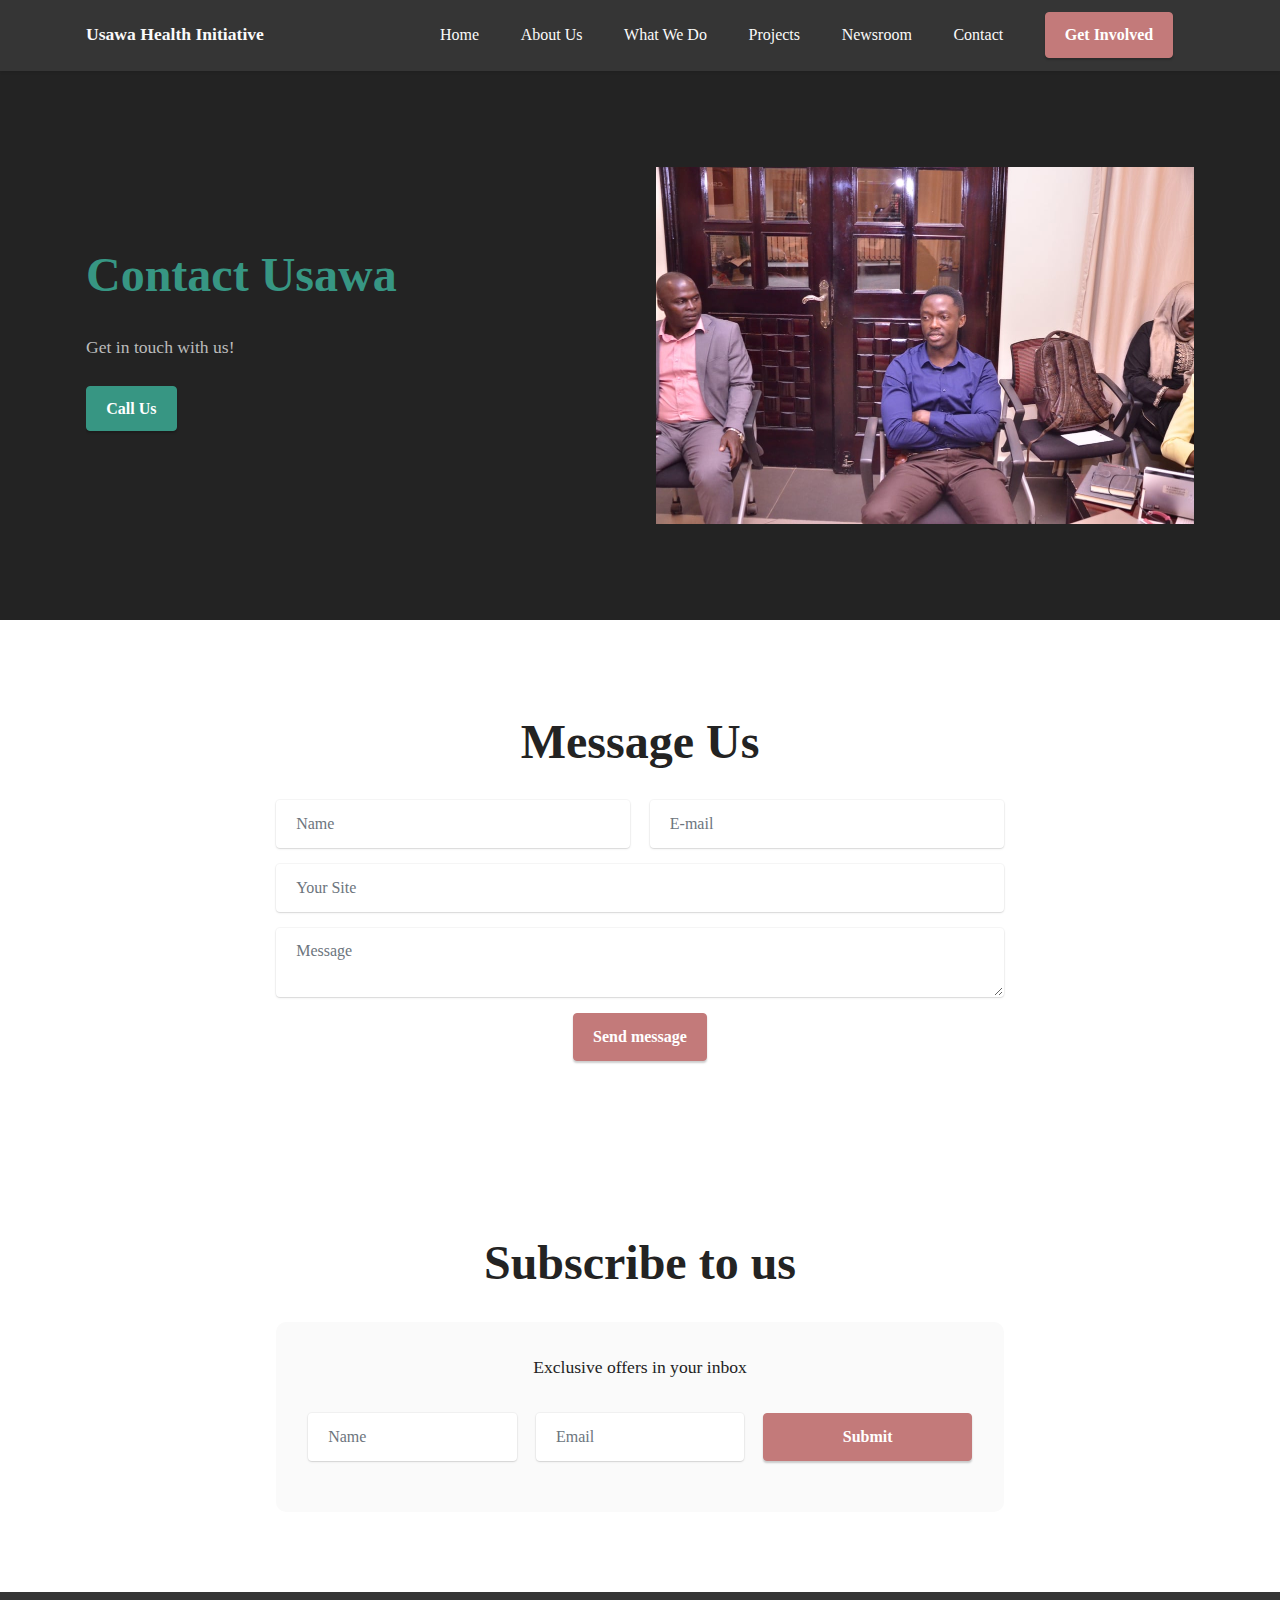
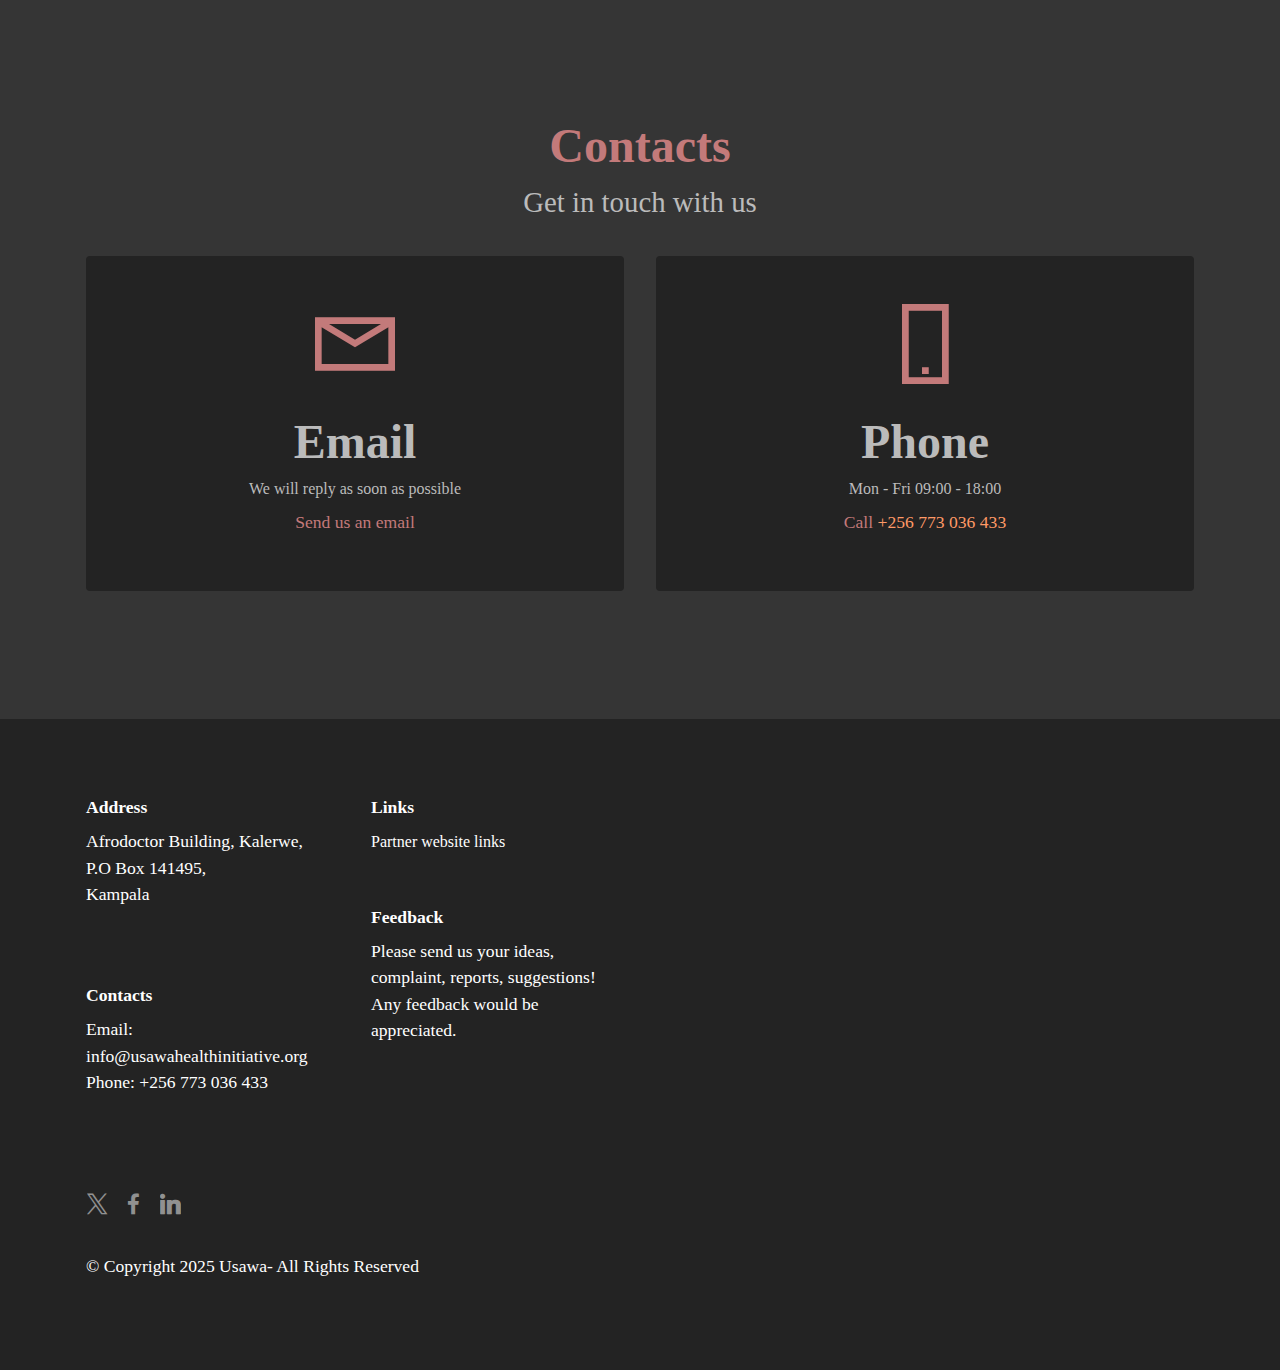
<file: page6.html>
<!DOCTYPE html>
<html  >
<head>
  <!-- Site made with Mobirise Website Builder v5.9.18, https://mobirise.com -->
  <meta charset="UTF-8">
  <meta http-equiv="X-UA-Compatible" content="IE=edge">
  <meta name="generator" content="Mobirise v5.9.18, mobirise.com">
  <meta name="viewport" content="width=device-width, initial-scale=1, minimum-scale=1">
  <link rel="shortcut icon" href="assets/images/logo.png" type="image/x-icon">
  <meta name="description" content="">
  
  
  <title>Contact Us</title>
  <link rel="stylesheet" href="assets/web/assets/mobirise-icons2/mobirise2.css">
  <link rel="stylesheet" href="assets/bootstrap/css/bootstrap.min.css">
  <link rel="stylesheet" href="assets/bootstrap/css/bootstrap-grid.min.css">
  <link rel="stylesheet" href="assets/bootstrap/css/bootstrap-reboot.min.css">
  <link rel="stylesheet" href="assets/dropdown/css/style.css">
  <link rel="stylesheet" href="assets/socicon/css/styles.css">
  <link rel="stylesheet" href="assets/theme/css/style.css">
  <link rel="preload" as="style" href="assets/mobirise/css/mbr-additional.css?v=Yb5vBg"><link rel="stylesheet" href="assets/mobirise/css/mbr-additional.css?v=Yb5vBg" type="text/css">

  
  
  
</head>
<body>
  
  <section data-bs-version="5.1" class="menu menu1 cid-uDNEl6y9GS" once="menu" id="menu1-30">
    

    <nav class="navbar navbar-dropdown navbar-expand-lg">
        <div class="container">
            <div class="navbar-brand">
                
                <span class="navbar-caption-wrap"><a class="navbar-caption text-white display-7" href="https://mobiri.se">Usawa Health Initiative</a></span>
            </div>
            <button class="navbar-toggler" type="button" data-toggle="collapse" data-bs-toggle="collapse" data-target="#navbarSupportedContent" data-bs-target="#navbarSupportedContent" aria-controls="navbarNavAltMarkup" aria-expanded="false" aria-label="Toggle navigation">
                <div class="hamburger">
                    <span></span>
                    <span></span>
                    <span></span>
                    <span></span>
                </div>
            </button>
            <div class="collapse navbar-collapse" id="navbarSupportedContent">
                <ul class="navbar-nav nav-dropdown" data-app-modern-menu="true"><li class="nav-item"><a class="nav-link link text-white text-primary display-4" href="index.html">Home</a></li><li class="nav-item"><a class="nav-link link text-white text-primary display-4" href="page1.html">
                            About Us</a></li>
                    <li class="nav-item"><a class="nav-link link text-white text-primary display-4" href="page2.html">What We Do</a></li>
                    <li class="nav-item"><a class="nav-link link text-white text-primary display-4" href="page3.html">Projects </a>
                    </li><li class="nav-item"><a class="nav-link link text-white text-primary display-4" href="page4.html">Newsroom</a></li><li class="nav-item"><a class="nav-link link text-white text-primary display-4" href="page6.html">Contact  </a></li></ul>
                
                <div class="navbar-buttons mbr-section-btn"><a class="btn btn-primary display-4" href="page5.html">Get Involved</a></div>
            </div>
        </div>
    </nav>
</section>

<section data-bs-version="5.1" class="features18 cid-uDNEl90VsB" id="features19-33">

    

    
    <div class="container">
        <div class="row justify-content-center">
            <div class="card col-12 col-lg">
                <div class="card-wrapper">
                    <h6 class="card-title mbr-fonts-style mb-4 display-2"><strong>Contact Usawa</strong></h6>
                    <p class="mbr-text mbr-fonts-style display-7">Get in touch with us!<br></p>
                    <div class="mbr-section-btn"><a class="btn btn-secondary display-4" href="tel:+256 773 036 433">Call Us</a></div>
                </div>
            </div>
            <div class="col-12 col-lg-6">
                <div class="image-wrapper">
                    <img src="assets/images/img-4838-1076x713.jpg" alt="Mobirise Website Builder">
                </div>
            </div>
        </div>
    </div>
</section>

<section data-bs-version="5.1" class="form5 cid-uDYxJw04mF" id="form5-3u">
    
    
    <div class="container">
        <div class="mbr-section-head">
            <h3 class="mbr-section-title mbr-fonts-style align-center mb-0 display-2"><strong>Message Us</strong></h3>
            
        </div>
        <div class="row justify-content-center mt-4">
            <div class="col-lg-8 mx-auto mbr-form" data-form-type="formoid">
                <form action="https://mobirise.eu/" method="POST" class="mbr-form form-with-styler" data-form-title="Form Name"><input type="hidden" name="email" data-form-email="true" value="ZcQZ0nJ/W166ay7q3d+MCMQqJ/9OnAsVx9QVCAQeicU6AmeRi6CG42W40hXQI27shbjgUPAzS1hExXSJ+vTM2x28eWb9J42/LVQFTcXD+YC72g1h5HqH1XqiNCJSyURi">
                    <div class="row">
                        <div hidden="hidden" data-form-alert="" class="alert alert-success col-12">Thanks for filling out the form!</div>
                        <div hidden="hidden" data-form-alert-danger="" class="alert alert-danger col-12">
                            Oops...! some problem!
                        </div>
                    </div>
                    <div class="dragArea row">
                        <div class="col-md col-sm-12 form-group mb-3" data-for="name">
                            <input type="text" name="name" placeholder="Name" data-form-field="name" class="form-control" value="" id="name-form5-3u">
                        </div>
                        <div class="col-md col-sm-12 form-group mb-3" data-for="email">
                            <input type="email" name="email" placeholder="E-mail" data-form-field="email" class="form-control" value="" id="email-form5-3u">
                        </div>
                        <div class="col-12 form-group mb-3" data-for="url">
                            <input type="url" name="url" placeholder="Your Site" data-form-field="url" class="form-control" value="" id="url-form5-3u">
                        </div>
                        <div class="col-12 form-group mb-3" data-for="textarea">
                            <textarea name="textarea" placeholder="Message" data-form-field="textarea" class="form-control" id="textarea-form5-3u"></textarea>
                        </div>
                        <div class="col-lg-12 col-md-12 col-sm-12 align-center mbr-section-btn">
                            <button type="submit" class="btn btn-primary display-4">Send message</button>
                        </div>
                    </div>
                </form>
            </div>
        </div>
    </div>
</section>

<section data-bs-version="5.1" class="form9 cid-uDYxP5imga" id="form9-3v">
    
    
    <div class="container">
        <div class="mbr-section-head">
            <h3 class="mbr-section-title mbr-fonts-style align-center mb-0 display-2">
                <strong>Subscribe to us</strong>
            </h3>
            
        </div>
        <div class="row justify-content-center mt-4">
            <div class="col-lg-8 mx-auto mbr-form" data-form-type="formoid">
                <form action="https://mobirise.eu/" method="POST" class="mbr-form form-with-styler mx-auto" data-form-title="Form Name"><input type="hidden" name="email" data-form-email="true" value="5AHO1b8eUjYMjwfxz1ySTu+XtjT1iw/hal54DyRdAP5i2IJmScTSm6/l4fTKacF+6zeR/Y7P0TSTPaoph51v9O9QeRRi88vredsJkzJIY+bD2mc0JQKi9TtquOFcUQ+g">
                    <div class="row">
                        <div hidden="hidden" data-form-alert="" class="alert alert-success col-12">Thanks for filling out the form!</div>
                        <div hidden="hidden" data-form-alert-danger="" class="alert alert-danger col-12">Oops...! some problem!</div>
                    </div>
                    <div class="dragArea row">
                        <div class="col-lg-12">
                            <p class="mbr-text mbr-fonts-style align-center mb-4 display-7"> Exclusive offers in your inbox</p>
                        </div>
                        <div class="col-lg-4 col-md-12 col-sm-12 form-group mb-3" data-for="name">
                            <input type="text" name="name" placeholder="Name" data-form-field="name" class="form-control" value="" id="name-form9-3v">
                        </div>
                        <div data-for="email" class="col-lg-4 col-md-12 col-sm-12 form-group mb-3">
                            <input type="email" name="email" placeholder="Email" data-form-field="email" class="form-control" value="" id="email-form9-3v">
                        </div>
                        <div class="col-lg-4 col-md-12 col-sm-12 mbr-section-btn align-center">
                            <button type="submit" class="btn btn-primary display-4">Submit</button>
                        </div>
                    </div>
                </form>
            </div>
        </div>
    </div>
</section>

<section data-bs-version="5.1" class="contacts1 cid-uDYxBqzTYe" id="contacts1-3t">

    

    
    <div class="container">
        <div class="mbr-section-head">
            <h3 class="mbr-section-title mbr-fonts-style align-center mb-0 display-2">
                <strong>Contacts</strong>
            </h3>
            <h4 class="mbr-section-subtitle mbr-fonts-style align-center mb-0 mt-2 display-5">Get in touch with us</h4>
        </div>
        <div class="row justify-content-center mt-4">
            <div class="card col-12 col-lg-6">
                <div class="card-wrapper">
                    <div class="card-box align-center">
                        <div class="image-wrapper">
                            <span class="mbr-iconfont mobi-mbri-letter mobi-mbri"></span>
                        </div>
                        <h4 class="card-title mbr-fonts-style mb-2 display-2">
                            <strong>Email</strong>
                        </h4>
                        <p class="mbr-text mbr-fonts-style mb-2 display-4">
                            We will reply as soon as possible</p>
                        <h5 class="link mbr-fonts-style display-7"><a href="mailto:info@usawahealthinitiative.org" class="text-primary">Send us an
                                email</a>
                        </h5>
                    </div>
                </div>
            </div>
            <div class="card col-12 col-lg-6">
                <div class="card-wrapper">
                    <div class="card-box align-center">
                        <div class="image-wrapper">
                            <span class="mbr-iconfont mobi-mbri-mobile-2 mobi-mbri"></span>
                        </div>
                        <h4 class="card-title mbr-fonts-style align-center mb-2 display-2">
                            <strong>Phone</strong>
                        </h4>
                        <p class="mbr-text mbr-fonts-style mb-2 display-4">
                            Mon - Fri 09:00 - 18:00</p>
                        <h5 class="link mbr-black mbr-fonts-style display-7">
                            <a href="tel:+12345678910" class="text-primary">Call </a>+256 773 036 433</h5>
                    </div>
                </div>
            </div>
        </div>
    </div>
</section>

<section data-bs-version="5.1" class="footer6 cid-uDNS1LT7MC" once="footers" id="footer6-3e">

    

    

    <div class="container">
        <div class="row content mbr-white">
            <div class="col-12 col-md-3 mbr-fonts-style display-7">
                <h5 class="mbr-section-subtitle mbr-fonts-style mb-2 display-7">
                    <strong>Address</strong>
                </h5>
                <p class="mbr-text mbr-fonts-style display-7">Afrodoctor Building, Kalerwe, <br>P.O Box 141495, <br>Kampala</p> <br>
                <h5 class="mbr-section-subtitle mbr-fonts-style mb-2 mt-4 display-7">
                    <strong>Contacts</strong>
                </h5>
                <p class="mbr-text mbr-fonts-style mb-4 display-7">
                    Email: info@usawahealthinitiative.org <br>
                    Phone: +256 773 036 433 <br><br></p>
            </div>
            <div class="col-12 col-md-3 mbr-fonts-style display-7">
                <h5 class="mbr-section-subtitle mbr-fonts-style mb-2 display-7">
                    <strong>Links</strong>
                </h5>
                <ul class="list mbr-fonts-style mb-4 display-4">
                    <li class="mbr-text item-wrap">Partner website links&nbsp;</li>
                </ul>
                <h5 class="mbr-section-subtitle mbr-fonts-style mb-2 mt-5 display-7">
                    <strong>Feedback</strong>
                </h5>
                <p class="mbr-text mbr-fonts-style mb-4 display-7">
                    Please send us your ideas, complaint, reports, suggestions! Any feedback would be appreciated.
                </p>
            </div>
            <div class="col-12 col-md-6">
                <div class="google-map"><iframe frameborder="0" style="border:0" src="https://www.google.com/maps/embed?pb=!1m18!1m12!1m3!1d3989.742300604087!2d32.56896797396591!3d0.3536917639698761!2m3!1f0!2f0!3f0!3m2!1i1024!2i768!4f13.1!3m3!1m2!1s0x177dbb375ee12107%3A0x32a03fe16be9a8e5!2sAfrodoctor!5e0!3m2!1sen!2sug!4v1740559213164!5m2!1sen!2sug" allowfullscreen=""></iframe></div>
            </div>
            <div class="col-md-6">
                <div class="social-list align-left">
                    <div class="soc-item">
                        <a href="https://x.com/usawahealth?lang=en" target="_blank">
                            <span class="mbr-iconfont mbr-iconfont-social socicon-twitter socicon"></span>
                        </a>
                    </div>
                    <div class="soc-item">
                        <a href="https://www.facebook.com/people/Usawa-Health-and-Social-Justice-Centre" target="_blank">
                            <span class="mbr-iconfont mbr-iconfont-social socicon-facebook socicon"></span>
                        </a>
                    </div>
                    <div class="soc-item">
                        <a href="https://ug.linkedin.com/company/usawahealth" target="_blank">
                            <span class="mbr-iconfont mbr-iconfont-social socicon-linkedin socicon"></span>
                        </a>
                    </div>
                    
                    
                    
                </div>
            </div>
        </div>
        <div class="footer-lower">
            <div class="media-container-row">
                <div class="col-sm-12">
                    <hr>
                </div>
            </div>
            <div class="col-sm-12 copyright pl-0">
                <p class="mbr-text mbr-fonts-style mbr-white display-7">
                    © Copyright 2025 Usawa- All Rights Reserved
                </p>
            </div>
        </div>
    </div>
  
  
</body>
</html>
</file>
<file: assets/web/assets/mobirise-icons2/mobirise2.css>
@font-face {
  font-family: 'Moririse2';
  font-display: swap;
  src:  url('mobirise2.eot?f2bix4');
  src:  url('mobirise2.eot?f2bix4#iefix') format('embedded-opentype'),
    url('mobirise2.ttf?f2bix4') format('truetype'),
    url('mobirise2.woff?f2bix4') format('woff'),
    url('mobirise2.svg?f2bix4#mobirise2') format('svg');
  font-weight: normal;
  font-style: normal;
}

[class^="mobi-"], [class*=" mobi-"] {
  /* use !important to prevent issues with browser extensions that change fonts */
  font-family: 'Moririse2' !important;
  speak: none;
  font-style: normal;
  font-weight: normal;
  font-variant: normal;
  text-transform: none;
  line-height: 1;

  /* Better Font Rendering =========== */
  -webkit-font-smoothing: antialiased;
  -moz-osx-font-smoothing: grayscale;
}

.mobi-mbri-add-submenu:before {
  content: "\e900";
}
.mobi-mbri-alert:before {
  content: "\e901";
}
.mobi-mbri-align-center:before {
  content: "\e902";
}
.mobi-mbri-align-justify:before {
  content: "\e903";
}
.mobi-mbri-align-left:before {
  content: "\e904";
}
.mobi-mbri-align-right:before {
  content: "\e905";
}
.mobi-mbri-android:before {
  content: "\e906";
}
.mobi-mbri-apple:before {
  content: "\e907";
}
.mobi-mbri-arrow-down:before {
  content: "\e908";
}
.mobi-mbri-arrow-next:before {
  content: "\e909";
}
.mobi-mbri-arrow-prev:before {
  content: "\e90a";
}
.mobi-mbri-arrow-up:before {
  content: "\e90b";
}
.mobi-mbri-bold:before {
  content: "\e90c";
}
.mobi-mbri-bookmark:before {
  content: "\e90d";
}
.mobi-mbri-bootstrap:before {
  content: "\e90e";
}
.mobi-mbri-briefcase:before {
  content: "\e90f";
}
.mobi-mbri-browse:before {
  content: "\e910";
}
.mobi-mbri-bulleted-list:before {
  content: "\e911";
}
.mobi-mbri-calendar:before {
  content: "\e912";
}
.mobi-mbri-camera:before {
  content: "\e913";
}
.mobi-mbri-cart-add:before {
  content: "\e914";
}
.mobi-mbri-cart-full:before {
  content: "\e915";
}
.mobi-mbri-cash:before {
  content: "\e916";
}
.mobi-mbri-change-style:before {
  content: "\e917";
}
.mobi-mbri-chat:before {
  content: "\e918";
}
.mobi-mbri-clock:before {
  content: "\e919";
}
.mobi-mbri-close:before {
  content: "\e91a";
}
.mobi-mbri-cloud:before {
  content: "\e91b";
}
.mobi-mbri-code:before {
  content: "\e91c";
}
.mobi-mbri-contact-form:before {
  content: "\e91d";
}
.mobi-mbri-credit-card:before {
  content: "\e91e";
}
.mobi-mbri-cursor-click:before {
  content: "\e91f";
}
.mobi-mbri-cust-feedback:before {
  content: "\e920";
}
.mobi-mbri-database:before {
  content: "\e921";
}
.mobi-mbri-delivery:before {
  content: "\e922";
}
.mobi-mbri-desktop:before {
  content: "\e923";
}
.mobi-mbri-devices:before {
  content: "\e924";
}
.mobi-mbri-down:before {
  content: "\e925";
}
.mobi-mbri-download-2:before {
  content: "\e926";
}
.mobi-mbri-download:before {
  content: "\e927";
}
.mobi-mbri-drag-n-drop-2:before {
  content: "\e928";
}
.mobi-mbri-drag-n-drop:before {
  content: "\e929";
}
.mobi-mbri-edit-2:before {
  content: "\e92a";
}
.mobi-mbri-edit:before {
  content: "\e92b";
}
.mobi-mbri-error:before {
  content: "\e92c";
}
.mobi-mbri-extension:before {
  content: "\e92d";
}
.mobi-mbri-features:before {
  content: "\e92e";
}
.mobi-mbri-file:before {
  content: "\e92f";
}
.mobi-mbri-flag:before {
  content: "\e930";
}
.mobi-mbri-folder:before {
  content: "\e931";
}
.mobi-mbri-gift:before {
  content: "\e932";
}
.mobi-mbri-github:before {
  content: "\e933";
}
.mobi-mbri-globe-2:before {
  content: "\e934";
}
.mobi-mbri-globe:before {
  content: "\e935";
}
.mobi-mbri-growing-chart:before {
  content: "\e936";
}
.mobi-mbri-hearth:before {
  content: "\e937";
}
.mobi-mbri-help:before {
  content: "\e938";
}
.mobi-mbri-home:before {
  content: "\e939";
}
.mobi-mbri-hot-cup:before {
  content: "\e93a";
}
.mobi-mbri-idea:before {
  content: "\e93b";
}
.mobi-mbri-image-gallery:before {
  content: "\e93c";
}
.mobi-mbri-image-slider:before {
  content: "\e93d";
}
.mobi-mbri-info:before {
  content: "\e93e";
}
.mobi-mbri-italic:before {
  content: "\e93f";
}
.mobi-mbri-key:before {
  content: "\e940";
}
.mobi-mbri-laptop:before {
  content: "\e941";
}
.mobi-mbri-layers:before {
  content: "\e942";
}
.mobi-mbri-left-right:before {
  content: "\e943";
}
.mobi-mbri-left:before {
  content: "\e944";
}
.mobi-mbri-letter:before {
  content: "\e945";
}
.mobi-mbri-like:before {
  content: "\e946";
}
.mobi-mbri-link:before {
  content: "\e947";
}
.mobi-mbri-lock:before {
  content: "\e948";
}
.mobi-mbri-login:before {
  content: "\e949";
}
.mobi-mbri-logout:before {
  content: "\e94a";
}
.mobi-mbri-magic-stick:before {
  content: "\e94b";
}
.mobi-mbri-map-pin:before {
  content: "\e94c";
}
.mobi-mbri-menu:before {
  content: "\e94d";
}
.mobi-mbri-mobile-2:before {
  content: "\e94e";
}
.mobi-mbri-mobile-horizontal:before {
  content: "\e94f";
}
.mobi-mbri-mobile:before {
  content: "\e950";
}
.mobi-mbri-mobirise:before {
  content: "\e951";
}
.mobi-mbri-more-horizontal:before {
  content: "\e952";
}
.mobi-mbri-more-vertical:before {
  content: "\e953";
}
.mobi-mbri-music:before {
  content: "\e954";
}
.mobi-mbri-new-file:before {
  content: "\e955";
}
.mobi-mbri-numbered-list:before {
  content: "\e956";
}
.mobi-mbri-opened-folder:before {
  content: "\e957";
}
.mobi-mbri-pages:before {
  content: "\e958";
}
.mobi-mbri-paper-plane:before {
  content: "\e959";
}
.mobi-mbri-paperclip:before {
  content: "\e95a";
}
.mobi-mbri-phone:before {
  content: "\e95b";
}
.mobi-mbri-photo:before {
  content: "\e95c";
}
.mobi-mbri-photos:before {
  content: "\e95d";
}
.mobi-mbri-pin:before {
  content: "\e95e";
}
.mobi-mbri-play:before {
  content: "\e95f";
}
.mobi-mbri-plus:before {
  content: "\e960";
}
.mobi-mbri-preview:before {
  content: "\e961";
}
.mobi-mbri-print:before {
  content: "\e962";
}
.mobi-mbri-protect:before {
  content: "\e963";
}
.mobi-mbri-question:before {
  content: "\e964";
}
.mobi-mbri-quote-left:before {
  content: "\e965";
}
.mobi-mbri-quote-right:before {
  content: "\e966";
}
.mobi-mbri-redo:before {
  content: "\e967";
}
.mobi-mbri-refresh:before {
  content: "\e968";
}
.mobi-mbri-responsive-2:before {
  content: "\e969";
}
.mobi-mbri-responsive:before {
  content: "\e96a";
}
.mobi-mbri-right:before {
  content: "\e96b";
}
.mobi-mbri-rocket:before {
  content: "\e96c";
}
.mobi-mbri-sad-face:before {
  content: "\e96d";
}
.mobi-mbri-sale:before {
  content: "\e96e";
}
.mobi-mbri-save:before {
  content: "\e96f";
}
.mobi-mbri-search:before {
  content: "\e970";
}
.mobi-mbri-setting-2:before {
  content: "\e971";
}
.mobi-mbri-setting-3:before {
  content: "\e972";
}
.mobi-mbri-setting:before {
  content: "\e973";
}
.mobi-mbri-share:before {
  content: "\e974";
}
.mobi-mbri-shopping-bag:before {
  content: "\e975";
}
.mobi-mbri-shopping-basket:before {
  content: "\e976";
}
.mobi-mbri-shopping-cart:before {
  content: "\e977";
}
.mobi-mbri-sites:before {
  content: "\e978";
}
.mobi-mbri-smile-face:before {
  content: "\e979";
}
.mobi-mbri-speed:before {
  content: "\e97a";
}
.mobi-mbri-star:before {
  content: "\e97b";
}
.mobi-mbri-success:before {
  content: "\e97c";
}
.mobi-mbri-sun:before {
  content: "\e97d";
}
.mobi-mbri-sun2:before {
  content: "\e97e";
}
.mobi-mbri-tablet-vertical:before {
  content: "\e97f";
}
.mobi-mbri-tablet:before {
  content: "\e980";
}
.mobi-mbri-target:before {
  content: "\e981";
}
.mobi-mbri-timer:before {
  content: "\e982";
}
.mobi-mbri-to-ftp:before {
  content: "\e983";
}
.mobi-mbri-to-local-drive:before {
  content: "\e984";
}
.mobi-mbri-touch-swipe:before {
  content: "\e985";
}
.mobi-mbri-touch:before {
  content: "\e986";
}
.mobi-mbri-trash:before {
  content: "\e987";
}
.mobi-mbri-underline:before {
  content: "\e988";
}
.mobi-mbri-undo:before {
  content: "\e989";
}
.mobi-mbri-unlink:before {
  content: "\e98a";
}
.mobi-mbri-unlock:before {
  content: "\e98b";
}
.mobi-mbri-up-down:before {
  content: "\e98c";
}
.mobi-mbri-up:before {
  content: "\e98d";
}
.mobi-mbri-update:before {
  content: "\e98e";
}
.mobi-mbri-upload-2:before {
  content: "\e98f";
}
.mobi-mbri-upload:before {
  content: "\e990";
}
.mobi-mbri-user-2:before {
  content: "\e991";
}
.mobi-mbri-user:before {
  content: "\e992";
}
.mobi-mbri-users:before {
  content: "\e993";
}
.mobi-mbri-video-play:before {
  content: "\e994";
}
.mobi-mbri-video:before {
  content: "\e995";
}
.mobi-mbri-watch:before {
  content: "\e996";
}
.mobi-mbri-website-theme-2:before {
  content: "\e997";
}
.mobi-mbri-website-theme:before {
  content: "\e998";
}
.mobi-mbri-wifi:before {
  content: "\e999";
}
.mobi-mbri-windows:before {
  content: "\e99a";
}
.mobi-mbri-zoom-in:before {
  content: "\e99b";
}
.mobi-mbri-zoom-out:before {
  content: "\e99c";
}
</file>
<file: assets/parallax/jarallax.css>
.jarallax {
    position: relative;
    z-index: 0;
}
.jarallax > .jarallax-img {
    position: absolute;
    object-fit: cover;
    /* support for plugin https://github.com/bfred-it/object-fit-images */
    font-family: 'object-fit: cover;';
    top: 0;
    left: 0;
    width: 100%;
    height: 100%;
    z-index: -1;
}
</file>
<file: assets/dropdown/css/style.css>
.navbar-dropdown {
  left: 0;
  padding: 0;
  position: absolute;
  right: 0;
  top: 0;
  transition: all 0.45s ease;
  z-index: 1030;
  background: #282828; }
  .navbar-dropdown .navbar-logo {
    margin-right: 0.8rem;
    transition: margin 0.3s ease-in-out;
    vertical-align: middle; }
    .navbar-dropdown .navbar-logo img {
      height: 3.125rem;
      transition: all 0.3s ease-in-out; }
    .navbar-dropdown .navbar-logo.mbr-iconfont {
      font-size: 3.125rem;
      line-height: 3.125rem; }
  .navbar-dropdown .navbar-caption {
    font-weight: 700;
    white-space: normal;
    vertical-align: -4px;
    line-height: 3.125rem !important; }
    .navbar-dropdown .navbar-caption, .navbar-dropdown .navbar-caption:hover {
      color: inherit;
      text-decoration: none; }
  .navbar-dropdown .mbr-iconfont + .navbar-caption {
    vertical-align: -1px; }
  .navbar-dropdown.navbar-fixed-top {
    position: fixed; }
  .navbar-dropdown .navbar-brand span {
    vertical-align: -4px; }
  .navbar-dropdown.bg-color.transparent {
    background: none; }
  .navbar-dropdown.navbar-short .navbar-brand {
    padding: 0.625rem 0; }
    .navbar-dropdown.navbar-short .navbar-brand span {
      vertical-align: -1px; }
  .navbar-dropdown.navbar-short .navbar-caption {
    line-height: 2.375rem !important;
    vertical-align: -2px; }
  .navbar-dropdown.navbar-short .navbar-logo {
    margin-right: 0.5rem; }
    .navbar-dropdown.navbar-short .navbar-logo img {
      height: 2.375rem; }
    .navbar-dropdown.navbar-short .navbar-logo.mbr-iconfont {
      font-size: 2.375rem;
      line-height: 2.375rem; }
  .navbar-dropdown.navbar-short .mbr-table-cell {
    height: 3.625rem; }
  .navbar-dropdown .navbar-close {
    left: 0.6875rem;
    position: fixed;
    top: 0.75rem;
    z-index: 1000; }
  .navbar-dropdown .hamburger-icon {
    content: "";
    display: inline-block;
    vertical-align: middle;
    width: 16px;
    -webkit-box-shadow: 0 -6px 0 1px #282828,0 0 0 1px #282828,0 6px 0 1px #282828;
    -moz-box-shadow: 0 -6px 0 1px #282828,0 0 0 1px #282828,0 6px 0 1px #282828;
    box-shadow: 0 -6px 0 1px #282828,0 0 0 1px #282828,0 6px 0 1px #282828; }

.dropdown-menu .dropdown-toggle[data-toggle="dropdown-submenu"]::after {
  border-bottom: 0.35em solid transparent;
  border-left: 0.35em solid;
  border-right: 0;
  border-top: 0.35em solid transparent;
  margin-left: 0.3rem; }

.dropdown-menu .dropdown-item:focus {
  outline: 0; }

.nav-dropdown {
  font-size: 0.75rem;
  font-weight: 500;
  height: auto !important; }
  .nav-dropdown .nav-btn {
    padding-left: 1rem; }
  .nav-dropdown .link {
    margin: .667em 1.667em;
    font-weight: 500;
    padding: 0;
    transition: color .2s ease-in-out; }
    .nav-dropdown .link.dropdown-toggle {
      margin-right: 2.583em; }
      .nav-dropdown .link.dropdown-toggle::after {
        margin-left: .25rem;
        border-top: 0.35em solid;
        border-right: 0.35em solid transparent;
        border-left: 0.35em solid transparent;
        border-bottom: 0; }
      .nav-dropdown .link.dropdown-toggle[aria-expanded="true"] {
        margin: 0;
        padding: 0.667em 3.263em  0.667em 1.667em; }
  .nav-dropdown .link::after,
  .nav-dropdown .dropdown-item::after {
    color: inherit; }
  .nav-dropdown .btn {
    font-size: 0.75rem;
    font-weight: 700;
    letter-spacing: 0;
    margin-bottom: 0;
    padding-left: 1.25rem;
    padding-right: 1.25rem; }
  .nav-dropdown .dropdown-menu {
    border-radius: 0;
    border: 0;
    left: 0;
    margin: 0;
    padding-bottom: 1.25rem;
    padding-top: 1.25rem;
    position: relative; }
  .nav-dropdown .dropdown-submenu {
    margin-left: 0.125rem;
    top: 0; }
  .nav-dropdown .dropdown-item {
    font-weight: 500;
    line-height: 2;
    padding: 0.3846em 4.615em 0.3846em 1.5385em;
    position: relative;
    transition: color .2s ease-in-out, background-color .2s ease-in-out; }
    .nav-dropdown .dropdown-item::after {
      margin-top: -0.3077em;
      position: absolute;
      right: 1.1538em;
      top: 50%; }
    .nav-dropdown .dropdown-item:focus, .nav-dropdown .dropdown-item:hover {
      background: none; }

@media (max-width: 767px) {
  .nav-dropdown.navbar-toggleable-sm {
    bottom: 0;
    display: none;
    left: 0;
    overflow-x: hidden;
    position: fixed;
    top: 0;
    transform: translateX(-100%);
    -ms-transform: translateX(-100%);
    -webkit-transform: translateX(-100%);
    width: 18.75rem;
    z-index: 999; } }
.nav-dropdown.navbar-toggleable-xl {
  bottom: 0;
  display: none;
  left: 0;
  overflow-x: hidden;
  position: fixed;
  top: 0;
  transform: translateX(-100%);
  -ms-transform: translateX(-100%);
  -webkit-transform: translateX(-100%);
  width: 18.75rem;
  z-index: 999; }

.nav-dropdown-sm {
  display: block !important;
  overflow-x: hidden;
  overflow: auto;
  padding-top: 3.875rem; }
  .nav-dropdown-sm::after {
    content: "";
    display: block;
    height: 3rem;
    width: 100%; }
  .nav-dropdown-sm.collapse.in ~ .navbar-close {
    display: block !important; }
  .nav-dropdown-sm.collapsing, .nav-dropdown-sm.collapse.in {
    transform: translateX(0);
    -ms-transform: translateX(0);
    -webkit-transform: translateX(0);
    transition: all 0.25s ease-out;
    -webkit-transition: all 0.25s ease-out;
    background: #282828; }
  .nav-dropdown-sm.collapsing[aria-expanded="false"] {
    transform: translateX(-100%);
    -ms-transform: translateX(-100%);
    -webkit-transform: translateX(-100%); }
  .nav-dropdown-sm .nav-item {
    display: block;
    margin-left: 0 !important;
    padding-left: 0; }
  .nav-dropdown-sm .link,
  .nav-dropdown-sm .dropdown-item {
    border-top: 1px dotted rgba(255, 255, 255, 0.1);
    font-size: 0.8125rem;
    line-height: 1.6;
    margin: 0 !important;
    padding: 0.875rem 2.4rem 0.875rem 1.5625rem !important;
    position: relative;
    white-space: normal; }
    .nav-dropdown-sm .link:focus, .nav-dropdown-sm .link:hover,
    .nav-dropdown-sm .dropdown-item:focus,
    .nav-dropdown-sm .dropdown-item:hover {
      background: rgba(0, 0, 0, 0.2) !important;
      color: #c0a375; }
  .nav-dropdown-sm .nav-btn {
    position: relative;
    padding: 1.5625rem 1.5625rem 0 1.5625rem; }
    .nav-dropdown-sm .nav-btn::before {
      border-top: 1px dotted rgba(255, 255, 255, 0.1);
      content: "";
      left: 0;
      position: absolute;
      top: 0;
      width: 100%; }
    .nav-dropdown-sm .nav-btn + .nav-btn {
      padding-top: 0.625rem; }
      .nav-dropdown-sm .nav-btn + .nav-btn::before {
        display: none; }
  .nav-dropdown-sm .btn {
    padding: 0.625rem 0; }
  .nav-dropdown-sm .dropdown-toggle[data-toggle="dropdown-submenu"]::after {
    margin-left: .25rem;
    border-top: 0.35em solid;
    border-right: 0.35em solid transparent;
    border-left: 0.35em solid transparent;
    border-bottom: 0; }
  .nav-dropdown-sm .dropdown-toggle[data-toggle="dropdown-submenu"][aria-expanded="true"]::after {
    border-top: 0;
    border-right: 0.35em solid transparent;
    border-left: 0.35em solid transparent;
    border-bottom: 0.35em solid; }
  .nav-dropdown-sm .dropdown-menu {
    margin: 0;
    padding: 0;
    position: relative;
    top: 0;
    left: 0;
    width: 100%;
    border: 0;
    float: none;
    border-radius: 0;
    background: none; }
  .nav-dropdown-sm .dropdown-submenu {
    left: 100%;
    margin-left: 0.125rem;
    margin-top: -1.25rem;
    top: 0; }

.navbar-toggleable-sm .nav-dropdown .dropdown-menu {
  position: absolute; }

.navbar-toggleable-sm .nav-dropdown .dropdown-submenu {
  left: 100%;
  margin-left: 0.125rem;
  margin-top: -1.25rem;
  top: 0; }

.navbar-toggleable-sm.opened .nav-dropdown .dropdown-menu {
  position: relative; }

.navbar-toggleable-sm.opened .nav-dropdown .dropdown-submenu {
  left: 0;
  margin-left: 00rem;
  margin-top: 0rem;
  top: 0; }

.is-builder .nav-dropdown.collapsing {
  transition: none !important; }
</file>
<file: assets/socicon/css/styles.css>
@charset "UTF-8";

@font-face {
  font-family: 'Socicon';
  src:  url('../fonts/socicon.eot');
  src:  url('../fonts/socicon.eot?#iefix') format('embedded-opentype'),
    url('../fonts/socicon.woff2') format('woff2'),
    url('../fonts/socicon.ttf') format('truetype'),
    url('../fonts/socicon.woff') format('woff'),
    url('../fonts/socicon.svg#socicon') format('svg');
  font-weight: normal;
  font-style: normal;
  font-display: swap;
}

[data-icon]:before {
  font-family: "socicon" !important;
  content: attr(data-icon);
  font-style: normal !important;
  font-weight: normal !important;
  font-variant: normal !important;
  text-transform: none !important;
  speak: none;
  line-height: 1;
  -webkit-font-smoothing: antialiased;
  -moz-osx-font-smoothing: grayscale;
}

[class^="socicon-"], [class*=" socicon-"] {
  /* use !important to prevent issues with browser extensions that change fonts */
  font-family: 'Socicon' !important;
  speak: none;
  font-style: normal;
  font-weight: normal;
  font-variant: normal;
  text-transform: none;
  line-height: 1;

  /* Better Font Rendering =========== */
  -webkit-font-smoothing: antialiased;
  -moz-osx-font-smoothing: grayscale;
}

.socicon-500px:before {
  content: "\e000";
}
.socicon-8tracks:before {
  content: "\e001";
}
.socicon-airbnb:before {
  content: "\e002";
}
.socicon-alliance:before {
  content: "\e003";
}
.socicon-amazon:before {
  content: "\e004";
}
.socicon-amplement:before {
  content: "\e005";
}
.socicon-android:before {
  content: "\e006";
}
.socicon-angellist:before {
  content: "\e007";
}
.socicon-apple:before {
  content: "\e008";
}
.socicon-appnet:before {
  content: "\e009";
}
.socicon-baidu:before {
  content: "\e00a";
}
.socicon-bandcamp:before {
  content: "\e00b";
}
.socicon-battlenet:before {
  content: "\e00c";
}
.socicon-mixer:before {
  content: "\e00d";
}
.socicon-bebee:before {
  content: "\e00e";
}
.socicon-bebo:before {
  content: "\e00f";
}
.socicon-behance:before {
  content: "\e010";
}
.socicon-blizzard:before {
  content: "\e011";
}
.socicon-blogger:before {
  content: "\e012";
}
.socicon-buffer:before {
  content: "\e013";
}
.socicon-chrome:before {
  content: "\e014";
}
.socicon-coderwall:before {
  content: "\e015";
}
.socicon-curse:before {
  content: "\e016";
}
.socicon-dailymotion:before {
  content: "\e017";
}
.socicon-deezer:before {
  content: "\e018";
}
.socicon-delicious:before {
  content: "\e019";
}
.socicon-deviantart:before {
  content: "\e01a";
}
.socicon-diablo:before {
  content: "\e01b";
}
.socicon-digg:before {
  content: "\e01c";
}
.socicon-discord:before {
  content: "\e01d";
}
.socicon-disqus:before {
  content: "\e01e";
}
.socicon-douban:before {
  content: "\e01f";
}
.socicon-draugiem:before {
  content: "\e020";
}
.socicon-dribbble:before {
  content: "\e021";
}
.socicon-drupal:before {
  content: "\e022";
}
.socicon-ebay:before {
  content: "\e023";
}
.socicon-ello:before {
  content: "\e024";
}
.socicon-endomodo:before {
  content: "\e025";
}
.socicon-envato:before {
  content: "\e026";
}
.socicon-etsy:before {
  content: "\e027";
}
.socicon-facebook:before {
  content: "\e028";
}
.socicon-feedburner:before {
  content: "\e029";
}
.socicon-filmweb:before {
  content: "\e02a";
}
.socicon-firefox:before {
  content: "\e02b";
}
.socicon-flattr:before {
  content: "\e02c";
}
.socicon-flickr:before {
  content: "\e02d";
}
.socicon-formulr:before {
  content: "\e02e";
}
.socicon-forrst:before {
  content: "\e02f";
}
.socicon-foursquare:before {
  content: "\e030";
}
.socicon-friendfeed:before {
  content: "\e031";
}
.socicon-github:before {
  content: "\e032";
}
.socicon-goodreads:before {
  content: "\e033";
}
.socicon-google:before {
  content: "\e034";
}
.socicon-googlescholar:before {
  content: "\e035";
}
.socicon-googlegroups:before {
  content: "\e036";
}
.socicon-googlephotos:before {
  content: "\e037";
}
.socicon-googleplus:before {
  content: "\e038";
}
.socicon-grooveshark:before {
  content: "\e039";
}
.socicon-hackerrank:before {
  content: "\e03a";
}
.socicon-hearthstone:before {
  content: "\e03b";
}
.socicon-hellocoton:before {
  content: "\e03c";
}
.socicon-heroes:before {
  content: "\e03d";
}
.socicon-smashcast:before {
  content: "\e03e";
}
.socicon-horde:before {
  content: "\e03f";
}
.socicon-houzz:before {
  content: "\e040";
}
.socicon-icq:before {
  content: "\e041";
}
.socicon-identica:before {
  content: "\e042";
}
.socicon-imdb:before {
  content: "\e043";
}
.socicon-instagram:before {
  content: "\e044";
}
.socicon-issuu:before {
  content: "\e045";
}
.socicon-istock:before {
  content: "\e046";
}
.socicon-itunes:before {
  content: "\e047";
}
.socicon-keybase:before {
  content: "\e048";
}
.socicon-lanyrd:before {
  content: "\e049";
}
.socicon-lastfm:before {
  content: "\e04a";
}
.socicon-line:before {
  content: "\e04b";
}
.socicon-linkedin:before {
  content: "\e04c";
}
.socicon-livejournal:before {
  content: "\e04d";
}
.socicon-lyft:before {
  content: "\e04e";
}
.socicon-macos:before {
  content: "\e04f";
}
.socicon-mail:before {
  content: "\e050";
}
.socicon-medium:before {
  content: "\e051";
}
.socicon-meetup:before {
  content: "\e052";
}
.socicon-mixcloud:before {
  content: "\e053";
}
.socicon-modelmayhem:before {
  content: "\e054";
}
.socicon-mumble:before {
  content: "\e055";
}
.socicon-myspace:before {
  content: "\e056";
}
.socicon-newsvine:before {
  content: "\e057";
}
.socicon-nintendo:before {
  content: "\e058";
}
.socicon-npm:before {
  content: "\e059";
}
.socicon-odnoklassniki:before {
  content: "\e05a";
}
.socicon-openid:before {
  content: "\e05b";
}
.socicon-opera:before {
  content: "\e05c";
}
.socicon-outlook:before {
  content: "\e05d";
}
.socicon-overwatch:before {
  content: "\e05e";
}
.socicon-patreon:before {
  content: "\e05f";
}
.socicon-paypal:before {
  content: "\e060";
}
.socicon-periscope:before {
  content: "\e061";
}
.socicon-persona:before {
  content: "\e062";
}
.socicon-pinterest:before {
  content: "\e063";
}
.socicon-play:before {
  content: "\e064";
}
.socicon-player:before {
  content: "\e065";
}
.socicon-playstation:before {
  content: "\e066";
}
.socicon-pocket:before {
  content: "\e067";
}
.socicon-qq:before {
  content: "\e068";
}
.socicon-quora:before {
  content: "\e069";
}
.socicon-raidcall:before {
  content: "\e06a";
}
.socicon-ravelry:before {
  content: "\e06b";
}
.socicon-reddit:before {
  content: "\e06c";
}
.socicon-renren:before {
  content: "\e06d";
}
.socicon-researchgate:before {
  content: "\e06e";
}
.socicon-residentadvisor:before {
  content: "\e06f";
}
.socicon-reverbnation:before {
  content: "\e070";
}
.socicon-rss:before {
  content: "\e071";
}
.socicon-sharethis:before {
  content: "\e072";
}
.socicon-skype:before {
  content: "\e073";
}
.socicon-slideshare:before {
  content: "\e074";
}
.socicon-smugmug:before {
  content: "\e075";
}
.socicon-snapchat:before {
  content: "\e076";
}
.socicon-songkick:before {
  content: "\e077";
}
.socicon-soundcloud:before {
  content: "\e078";
}
.socicon-spotify:before {
  content: "\e079";
}
.socicon-stackexchange:before {
  content: "\e07a";
}
.socicon-stackoverflow:before {
  content: "\e07b";
}
.socicon-starcraft:before {
  content: "\e07c";
}
.socicon-stayfriends:before {
  content: "\e07d";
}
.socicon-steam:before {
  content: "\e07e";
}
.socicon-storehouse:before {
  content: "\e07f";
}
.socicon-strava:before {
  content: "\e080";
}
.socicon-streamjar:before {
  content: "\e081";
}
.socicon-stumbleupon:before {
  content: "\e082";
}
.socicon-swarm:before {
  content: "\e083";
}
.socicon-teamspeak:before {
  content: "\e084";
}
.socicon-teamviewer:before {
  content: "\e085";
}
.socicon-technorati:before {
  content: "\e086";
}
.socicon-telegram:before {
  content: "\e087";
}
.socicon-tripadvisor:before {
  content: "\e088";
}
.socicon-tripit:before {
  content: "\e089";
}
.socicon-triplej:before {
  content: "\e08a";
}
.socicon-tumblr:before {
  content: "\e08b";
}
.socicon-twitch:before {
  content: "\e08c";
}
.socicon-twitter:before {
  content: "\e08d";
}
.socicon-uber:before {
  content: "\e08e";
}
.socicon-ventrilo:before {
  content: "\e08f";
}
.socicon-viadeo:before {
  content: "\e090";
}
.socicon-viber:before {
  content: "\e091";
}
.socicon-viewbug:before {
  content: "\e092";
}
.socicon-vimeo:before {
  content: "\e093";
}
.socicon-vine:before {
  content: "\e094";
}
.socicon-vkontakte:before {
  content: "\e095";
}
.socicon-warcraft:before {
  content: "\e096";
}
.socicon-wechat:before {
  content: "\e097";
}
.socicon-weibo:before {
  content: "\e098";
}
.socicon-whatsapp:before {
  content: "\e099";
}
.socicon-wikipedia:before {
  content: "\e09a";
}
.socicon-windows:before {
  content: "\e09b";
}
.socicon-wordpress:before {
  content: "\e09c";
}
.socicon-wykop:before {
  content: "\e09d";
}
.socicon-xbox:before {
  content: "\e09e";
}
.socicon-xing:before {
  content: "\e09f";
}
.socicon-yahoo:before {
  content: "\e0a0";
}
.socicon-yammer:before {
  content: "\e0a1";
}
.socicon-yandex:before {
  content: "\e0a2";
}
.socicon-yelp:before {
  content: "\e0a3";
}
.socicon-younow:before {
  content: "\e0a4";
}
.socicon-youtube:before {
  content: "\e0a5";
}
.socicon-zapier:before {
  content: "\e0a6";
}
.socicon-zerply:before {
  content: "\e0a7";
}
.socicon-zomato:before {
  content: "\e0a8";
}
.socicon-zynga:before {
  content: "\e0a9";
}
.socicon-spreadshirt:before {
  content: "\e901";
}
.socicon-gamejolt:before {
  content: "\e902";
}
.socicon-trello:before {
  content: "\e903";
}
.socicon-tunein:before {
  content: "\e904";
}
.socicon-bloglovin:before {
  content: "\e905";
}
.socicon-gamewisp:before {
  content: "\e906";
}
.socicon-messenger:before {
  content: "\e907";
}
.socicon-pandora:before {
  content: "\e908";
}
.socicon-augment:before {
  content: "\e909";
}
.socicon-bitbucket:before {
  content: "\e90a";
}
.socicon-fyuse:before {
  content: "\e90b";
}
.socicon-yt-gaming:before {
  content: "\e90c";
}
.socicon-sketchfab:before {
  content: "\e90d";
}
.socicon-mobcrush:before {
  content: "\e90e";
}
.socicon-microsoft:before {
  content: "\e90f";
}
.socicon-realtor:before {
  content: "\e910";
}
.socicon-tidal:before {
  content: "\e911";
}
.socicon-qobuz:before {
  content: "\e912";
}
.socicon-natgeo:before {
  content: "\e913";
}
.socicon-mastodon:before {
  content: "\e914";
}
.socicon-unsplash:before {
  content: "\e915";
}
.socicon-homeadvisor:before {
  content: "\e916";
}
.socicon-angieslist:before {
  content: "\e917";
}
.socicon-codepen:before {
  content: "\e918";
}
.socicon-slack:before {
  content: "\e919";
}
.socicon-openaigym:before {
  content: "\e91a";
}
.socicon-logmein:before {
  content: "\e91b";
}
.socicon-fiverr:before {
  content: "\e91c";
}
.socicon-gotomeeting:before {
  content: "\e91d";
}
.socicon-aliexpress:before {
  content: "\e91e";
}
.socicon-guru:before {
  content: "\e91f";
}
.socicon-appstore:before {
  content: "\e920";
}
.socicon-homes:before {
  content: "\e921";
}
.socicon-zoom:before {
  content: "\e922";
}
.socicon-alibaba:before {
  content: "\e923";
}
.socicon-craigslist:before {
  content: "\e924";
}
.socicon-wix:before {
  content: "\e925";
}
.socicon-redfin:before {
  content: "\e926";
}
.socicon-googlecalendar:before {
  content: "\e927";
}
.socicon-shopify:before {
  content: "\e928";
}
.socicon-freelancer:before {
  content: "\e929";
}
.socicon-seedrs:before {
  content: "\e92a";
}
.socicon-bing:before {
  content: "\e92b";
}
.socicon-doodle:before {
  content: "\e92c";
}
.socicon-bonanza:before {
  content: "\e92d";
}
.socicon-squarespace:before {
  content: "\e92e";
}
.socicon-toptal:before {
  content: "\e92f";
}
.socicon-gust:before {
  content: "\e930";
}
.socicon-ask:before {
  content: "\e931";
}
.socicon-trulia:before {
  content: "\e932";
}
.socicon-loomly:before {
  content: "\e933";
}
.socicon-ghost:before {
  content: "\e934";
}
.socicon-upwork:before {
  content: "\e935";
}
.socicon-fundable:before {
  content: "\e936";
}
.socicon-booking:before {
  content: "\e937";
}
.socicon-googlemaps:before {
  content: "\e938";
}
.socicon-zillow:before {
  content: "\e939";
}
.socicon-niconico:before {
  content: "\e93a";
}
.socicon-toneden:before {
  content: "\e93b";
}
.socicon-crunchbase:before {
  content: "\e93c";
}
.socicon-homefy:before {
  content: "\e93d";
}
.socicon-calendly:before {
  content: "\e93e";
}
.socicon-livemaster:before {
  content: "\e93f";
}
.socicon-udemy:before {
  content: "\e940";
}
.socicon-codered:before {
  content: "\e941";
}
.socicon-origin:before {
  content: "\e942";
}
.socicon-nextdoor:before {
  content: "\e943";
}
.socicon-portfolio:before {
  content: "\e944";
}
.socicon-instructables:before {
  content: "\e945";
}
.socicon-gitlab:before {
  content: "\e946";
}
.socicon-hackernews:before {
  content: "\e947";
}
.socicon-smashwords:before {
  content: "\e948";
}
.socicon-kobo:before {
  content: "\e949";
}
.socicon-bookbub:before {
  content: "\e94a";
}
.socicon-mailru:before {
  content: "\e94b";
}
.socicon-moddb:before {
  content: "\e94c";
}
.socicon-indiedb:before {
  content: "\e94d";
}
.socicon-traxsource:before {
  content: "\e94e";
}
.socicon-gamefor:before {
  content: "\e94f";
}
.socicon-pixiv:before {
  content: "\e950";
}
.socicon-myanimelist:before {
  content: "\e951";
}
.socicon-blackberry:before {
  content: "\e952";
}
.socicon-wickr:before {
  content: "\e953";
}
.socicon-spip:before {
  content: "\e954";
}
.socicon-napster:before {
  content: "\e955";
}
.socicon-beatport:before {
  content: "\e956";
}
.socicon-hackerone:before {
  content: "\e957";
}
.socicon-internet:before {
  content: "\e958";
}
.socicon-ubuntu:before {
  content: "\e959";
}
.socicon-artstation:before {
  content: "\e95a";
}
.socicon-invision:before {
  content: "\e95b";
}
.socicon-torial:before {
  content: "\e95c";
}
.socicon-collectorz:before {
  content: "\e95d";
}
.socicon-seenthis:before {
  content: "\e95e";
}
.socicon-googleplaymusic:before {
  content: "\e95f";
}
.socicon-debian:before {
  content: "\e960";
}
.socicon-filmfreeway:before {
  content: "\e961";
}
.socicon-gnome:before {
  content: "\e962";
}
.socicon-itchio:before {
  content: "\e963";
}
.socicon-jamendo:before {
  content: "\e964";
}
.socicon-mix:before {
  content: "\e965";
}
.socicon-sharepoint:before {
  content: "\e966";
}
.socicon-tinder:before {
  content: "\e967";
}
.socicon-windguru:before {
  content: "\e968";
}
.socicon-cdbaby:before {
  content: "\e969";
}
.socicon-elementaryos:before {
  content: "\e96a";
}
.socicon-stage32:before {
  content: "\e96b";
}
.socicon-tiktok:before {
  content: "\e96c";
}
.socicon-gitter:before {
  content: "\e96d";
}
.socicon-letterboxd:before {
  content: "\e96e";
}
.socicon-threema:before {
  content: "\e96f";
}
.socicon-splice:before {
  content: "\e970";
}
.socicon-metapop:before {
  content: "\e971";
}
.socicon-naver:before {
  content: "\e972";
}
.socicon-remote:before {
  content: "\e973";
}
.socicon-flipboard:before {
  content: "\e974";
}
.socicon-googlehangouts:before {
  content: "\e975";
}
.socicon-dlive:before {
  content: "\e976";
}
.socicon-vsco:before {
  content: "\e977";
}
.socicon-stitcher:before {
  content: "\e978";
}
.socicon-avvo:before {
  content: "\e979";
}
.socicon-redbubble:before {
  content: "\e97a";
}
.socicon-society6:before {
  content: "\e97b";
}
.socicon-zazzle:before {
  content: "\e97c";
}
.socicon-eitaa:before {
  content: "\e97d";
}
.socicon-soroush:before {
  content: "\e97e";
}
.socicon-bale:before {
  content: "\e97f";
}
</file>
<file: assets/theme/css/style.css>
@charset "UTF-8";
section {
  background-color: #ffffff;
}

body {
  font-style: normal;
  line-height: 1.5;
  font-weight: 400;
  color: #232323;
  position: relative;
}

button {
  background-color: transparent;
  border-color: transparent;
}

section,
.container,
.container-fluid {
  position: relative;
  word-wrap: break-word;
}

a.mbr-iconfont:hover {
  text-decoration: none;
}

.article .lead p,
.article .lead ul,
.article .lead ol,
.article .lead pre,
.article .lead blockquote {
  margin-bottom: 0;
}

a {
  font-style: normal;
  font-weight: 400;
  cursor: pointer;
}
a, a:hover {
  text-decoration: none;
}

.mbr-section-title {
  font-style: normal;
  line-height: 1.3;
}

.mbr-section-subtitle {
  line-height: 1.3;
}

.mbr-text {
  font-style: normal;
  line-height: 1.7;
}

h1,
h2,
h3,
h4,
h5,
h6,
.display-1,
.display-2,
.display-4,
.display-5,
.display-7,
span,
p,
a {
  line-height: 1;
  word-break: break-word;
  word-wrap: break-word;
  font-weight: 400;
}

b,
strong {
  font-weight: bold;
}

input:-webkit-autofill, input:-webkit-autofill:hover, input:-webkit-autofill:focus, input:-webkit-autofill:active {
  transition-delay: 9999s;
  -webkit-transition-property: background-color, color;
  transition-property: background-color, color;
}

textarea[type=hidden] {
  display: none;
}

section {
  background-position: 50% 50%;
  background-repeat: no-repeat;
  background-size: cover;
}
section .mbr-background-video,
section .mbr-background-video-preview {
  position: absolute;
  bottom: 0;
  left: 0;
  right: 0;
  top: 0;
}

.hidden {
  visibility: hidden;
}

.mbr-z-index20 {
  z-index: 20;
}

/*! Base colors */
.mbr-white {
  color: #ffffff;
}

.mbr-black {
  color: #111111;
}

.mbr-bg-white {
  background-color: #ffffff;
}

.mbr-bg-black {
  background-color: #000000;
}

/*! Text-aligns */
.align-left {
  text-align: left;
}

.align-center {
  text-align: center;
}

.align-right {
  text-align: right;
}

/*! Font-weight  */
.mbr-light {
  font-weight: 300;
}

.mbr-regular {
  font-weight: 400;
}

.mbr-semibold {
  font-weight: 500;
}

.mbr-bold {
  font-weight: 700;
}

/*! Media  */
.media-content {
  flex-basis: 100%;
}

.media-container-row {
  display: flex;
  flex-direction: row;
  flex-wrap: wrap;
  justify-content: center;
  align-content: center;
  align-items: start;
}
.media-container-row .media-size-item {
  width: 400px;
}

.media-container-column {
  display: flex;
  flex-direction: column;
  flex-wrap: wrap;
  justify-content: center;
  align-content: center;
  align-items: stretch;
}
.media-container-column > * {
  width: 100%;
}

@media (min-width: 992px) {
  .media-container-row {
    flex-wrap: nowrap;
  }
}
figure {
  margin-bottom: 0;
  overflow: hidden;
}

figure[mbr-media-size] {
  transition: width 0.1s;
}

img,
iframe {
  display: block;
  width: 100%;
}

.card {
  background-color: transparent;
  border: none;
}

.card-box {
  width: 100%;
}

.card-img {
  text-align: center;
  flex-shrink: 0;
  -webkit-flex-shrink: 0;
}

.media {
  max-width: 100%;
  margin: 0 auto;
}

.mbr-figure {
  align-self: center;
}

.media-container > div {
  max-width: 100%;
}

.mbr-figure img,
.card-img img {
  width: 100%;
}

@media (max-width: 991px) {
  .media-size-item {
    width: auto !important;
  }

  .media {
    width: auto;
  }

  .mbr-figure {
    width: 100% !important;
  }
}
/*! Buttons */
.mbr-section-btn {
  margin-left: -0.6rem;
  margin-right: -0.6rem;
  font-size: 0;
}

.btn {
  font-weight: 600;
  border-width: 1px;
  font-style: normal;
  margin: 0.6rem 0.6rem;
  white-space: normal;
  transition: all 0.2s ease-in-out;
  display: inline-flex;
  align-items: center;
  justify-content: center;
  word-break: break-word;
}

.btn-sm {
  font-weight: 600;
  letter-spacing: 0px;
  transition: all 0.3s ease-in-out;
}

.btn-md {
  font-weight: 600;
  letter-spacing: 0px;
  transition: all 0.3s ease-in-out;
}

.btn-lg {
  font-weight: 600;
  letter-spacing: 0px;
  transition: all 0.3s ease-in-out;
}

.btn-form {
  margin: 0;
}
.btn-form:hover {
  cursor: pointer;
}

nav .mbr-section-btn {
  margin-left: 0rem;
  margin-right: 0rem;
}

/*! Btn icon margin */
.btn .mbr-iconfont,
.btn.btn-sm .mbr-iconfont {
  order: 1;
  cursor: pointer;
  margin-left: 0.5rem;
  vertical-align: sub;
}

.btn.btn-md .mbr-iconfont,
.btn.btn-md .mbr-iconfont {
  margin-left: 0.8rem;
}

.mbr-regular {
  font-weight: 400;
}

.mbr-semibold {
  font-weight: 500;
}

.mbr-bold {
  font-weight: 700;
}

[type=submit] {
  -webkit-appearance: none;
}

/*! Full-screen */
.mbr-fullscreen .mbr-overlay {
  min-height: 100vh;
}

.mbr-fullscreen {
  display: flex;
  display: -moz-flex;
  display: -ms-flex;
  display: -o-flex;
  align-items: center;
  min-height: 100vh;
  padding-top: 3rem;
  padding-bottom: 3rem;
}

/*! Map */
.map {
  height: 25rem;
  position: relative;
}
.map iframe {
  width: 100%;
  height: 100%;
}

/*! Scroll to top arrow */
.mbr-arrow-up {
  bottom: 25px;
  right: 90px;
  position: fixed;
  text-align: right;
  z-index: 5000;
  color: #ffffff;
  font-size: 22px;
}

.mbr-arrow-up a {
  background: rgba(0, 0, 0, 0.2);
  border-radius: 50%;
  color: #fff;
  display: inline-block;
  height: 60px;
  width: 60px;
  border: 2px solid #fff;
  outline-style: none !important;
  position: relative;
  text-decoration: none;
  transition: all 0.3s ease-in-out;
  cursor: pointer;
  text-align: center;
}
.mbr-arrow-up a:hover {
  background-color: rgba(0, 0, 0, 0.4);
}
.mbr-arrow-up a i {
  line-height: 60px;
}

.mbr-arrow-up-icon {
  display: block;
  color: #fff;
}

.mbr-arrow-up-icon::before {
  content: "›";
  display: inline-block;
  font-family: serif;
  font-size: 22px;
  line-height: 1;
  font-style: normal;
  position: relative;
  top: 6px;
  left: -4px;
  transform: rotate(-90deg);
}

/*! Arrow Down */
.mbr-arrow {
  position: absolute;
  bottom: 45px;
  left: 50%;
  width: 60px;
  height: 60px;
  cursor: pointer;
  background-color: rgba(80, 80, 80, 0.5);
  border-radius: 50%;
  transform: translateX(-50%);
}
@media (max-width: 767px) {
  .mbr-arrow {
    display: none;
  }
}
.mbr-arrow > a {
  display: inline-block;
  text-decoration: none;
  outline-style: none;
  -webkit-animation: arrowdown 1.7s ease-in-out infinite;
          animation: arrowdown 1.7s ease-in-out infinite;
  color: #ffffff;
}
.mbr-arrow > a > i {
  position: absolute;
  top: -2px;
  left: 15px;
  font-size: 2rem;
}

#scrollToTop a i::before {
  content: "";
  position: absolute;
  display: block;
  border-bottom: 2.5px solid #fff;
  border-left: 2.5px solid #fff;
  width: 27.8%;
  height: 27.8%;
  left: 50%;
  top: 51%;
  transform: translateY(-30%) translateX(-50%) rotate(135deg);
}

@keyframes arrowdown {
  0% {
    transform: translateY(0px);
  }
  50% {
    transform: translateY(-5px);
  }
  100% {
    transform: translateY(0px);
  }
}
@-webkit-keyframes arrowdown {
  0% {
    transform: translateY(0px);
  }
  50% {
    transform: translateY(-5px);
  }
  100% {
    transform: translateY(0px);
  }
}
@media (max-width: 500px) {
  .mbr-arrow-up {
    left: 0;
    right: 0;
    text-align: center;
  }
}
/*Gradients animation*/
@keyframes gradient-animation {
  from {
    background-position: 0% 100%;
    -webkit-animation-timing-function: ease-in-out;
            animation-timing-function: ease-in-out;
  }
  to {
    background-position: 100% 0%;
    -webkit-animation-timing-function: ease-in-out;
            animation-timing-function: ease-in-out;
  }
}
@-webkit-keyframes gradient-animation {
  from {
    background-position: 0% 100%;
    -webkit-animation-timing-function: ease-in-out;
            animation-timing-function: ease-in-out;
  }
  to {
    background-position: 100% 0%;
    -webkit-animation-timing-function: ease-in-out;
            animation-timing-function: ease-in-out;
  }
}
.bg-gradient {
  background-size: 200% 200%;
  animation: gradient-animation 5s infinite alternate;
  -webkit-animation: gradient-animation 5s infinite alternate;
}

.menu .navbar-brand {
  display: -webkit-flex;
}
.menu .navbar-brand span {
  display: flex;
  display: -webkit-flex;
}
.menu .navbar-brand .navbar-caption-wrap {
  display: -webkit-flex;
}
.menu .navbar-brand .navbar-logo img {
  display: -webkit-flex;
  width: auto;
}
@media (min-width: 768px) and (max-width: 991px) {
  .menu .navbar-toggleable-sm .navbar-nav {
    display: -ms-flexbox;
  }
}
@media (max-width: 991px) {
  .menu .navbar-collapse {
    max-height: 93.5vh;
  }
  .menu .navbar-collapse.show {
    overflow: auto;
  }
}
@media (min-width: 992px) {
  .menu .navbar-nav.nav-dropdown {
    display: -webkit-flex;
  }
  .menu .navbar-toggleable-sm .navbar-collapse {
    display: -webkit-flex !important;
  }
  .menu .collapsed .navbar-collapse {
    max-height: 93.5vh;
  }
  .menu .collapsed .navbar-collapse.show {
    overflow: auto;
  }
}
@media (max-width: 767px) {
  .menu .navbar-collapse {
    max-height: 80vh;
  }
}

.nav-link .mbr-iconfont {
  margin-right: 0.5rem;
}

.navbar {
  display: -webkit-flex;
  -webkit-flex-wrap: wrap;
  -webkit-align-items: center;
  -webkit-justify-content: space-between;
}

.navbar-collapse {
  -webkit-flex-basis: 100%;
  -webkit-flex-grow: 1;
  -webkit-align-items: center;
}

.nav-dropdown .link {
  padding: 0.667em 1.667em !important;
  margin: 0 !important;
}

.nav {
  display: -webkit-flex;
  -webkit-flex-wrap: wrap;
}

.row {
  display: -webkit-flex;
  -webkit-flex-wrap: wrap;
}

.justify-content-center {
  -webkit-justify-content: center;
}

.form-inline {
  display: -webkit-flex;
}

.card-wrapper {
  -webkit-flex: 1;
}

.carousel-control {
  z-index: 10;
  display: -webkit-flex;
}

.carousel-controls {
  display: -webkit-flex;
}

.media {
  display: -webkit-flex;
}

.form-group:focus {
  outline: none;
}

.jq-selectbox__select {
  padding: 7px 0;
  position: relative;
}

.jq-selectbox__dropdown {
  overflow: hidden;
  border-radius: 10px;
  position: absolute;
  top: 100%;
  left: 0 !important;
  width: 100% !important;
}

.jq-selectbox__trigger-arrow {
  right: 0;
  transform: translateY(-50%);
}

.jq-selectbox li {
  padding: 1.07em 0.5em;
}

input[type=range] {
  padding-left: 0 !important;
  padding-right: 0 !important;
}

.modal-dialog,
.modal-content {
  height: 100%;
}

.modal-dialog .carousel-inner {
  height: calc(100vh - 1.75rem);
}
@media (max-width: 575px) {
  .modal-dialog .carousel-inner {
    height: calc(100vh - 1rem);
  }
}

.carousel-item {
  text-align: center;
}

.carousel-item img {
  margin: auto;
}

.navbar-toggler {
  align-self: flex-start;
  padding: 0.25rem 0.75rem;
  font-size: 1.25rem;
  line-height: 1;
  background: transparent;
  border: 1px solid transparent;
  border-radius: 0.25rem;
}

.navbar-toggler:focus,
.navbar-toggler:hover {
  text-decoration: none;
  box-shadow: none;
}

.navbar-toggler-icon {
  display: inline-block;
  width: 1.5em;
  height: 1.5em;
  vertical-align: middle;
  content: "";
  background: no-repeat center center;
  background-size: 100% 100%;
}

.navbar-toggler-left {
  position: absolute;
  left: 1rem;
}

.navbar-toggler-right {
  position: absolute;
  right: 1rem;
}

.card-img {
  width: auto;
}

.menu .navbar.collapsed:not(.beta-menu) {
  flex-direction: column;
}

.carousel-item.active,
.carousel-item-next,
.carousel-item-prev {
  display: flex;
}

.note-air-layout .dropup .dropdown-menu,
.note-air-layout .navbar-fixed-bottom .dropdown .dropdown-menu {
  bottom: initial !important;
}

html,
body {
  height: auto;
  min-height: 100vh;
}

.dropup .dropdown-toggle::after {
  display: none;
}

.form-asterisk {
  font-family: initial;
  position: absolute;
  top: -2px;
  font-weight: normal;
}

.form-control-label {
  position: relative;
  cursor: pointer;
  margin-bottom: 0.357em;
  padding: 0;
}

.alert {
  color: #ffffff;
  border-radius: 0;
  border: 0;
  font-size: 1.1rem;
  line-height: 1.5;
  margin-bottom: 1.875rem;
  padding: 1.25rem;
  position: relative;
  text-align: center;
}
.alert.alert-form::after {
  background-color: inherit;
  bottom: -7px;
  content: "";
  display: block;
  height: 14px;
  left: 50%;
  margin-left: -7px;
  position: absolute;
  transform: rotate(45deg);
  width: 14px;
}

.form-control {
  background-color: #ffffff;
  background-clip: border-box;
  color: #232323;
  line-height: 1rem !important;
  height: auto;
  padding: 0.6rem 1.2rem;
  transition: border-color 0.25s ease 0s;
  border: 1px solid transparent !important;
  border-radius: 4px;
  box-shadow: rgba(0, 0, 0, 0.07) 0px 1px 1px 0px, rgba(0, 0, 0, 0.07) 0px 1px 3px 0px, rgba(0, 0, 0, 0.03) 0px 0px 0px 1px;
}
.form-active .form-control:invalid {
  border-color: red;
}

form .row {
  margin-left: -0.6rem;
  margin-right: -0.6rem;
}
form .row [class*=col] {
  padding-left: 0.6rem;
  padding-right: 0.6rem;
}

form .mbr-section-btn {
  margin: 0;
  padding-left: 0.6rem;
  padding-right: 0.6rem;
}

form .btn {
  display: flex;
  padding: 0.6rem 1.2rem;
  margin: 0;
}

form .form-check-input {
  margin-top: 0.5;
}

textarea.form-control {
  line-height: 1.5rem !important;
}

.form-group {
  margin-bottom: 1.2rem;
}

.form-control,
form .btn {
  min-height: 48px;
}

.gdpr-block label span.textGDPR input[name=gdpr] {
  top: 7px;
}

.form-control:focus {
  box-shadow: none;
}

:focus {
  outline: none;
}

.mbr-overlay {
  background-color: #000;
  bottom: 0;
  left: 0;
  opacity: 0.5;
  position: absolute;
  right: 0;
  top: 0;
  z-index: 0;
  pointer-events: none;
}

blockquote {
  font-style: italic;
  padding: 3rem;
  font-size: 1.09rem;
  position: relative;
  border-left: 3px solid;
}

ul,
ol,
pre,
blockquote {
  margin-bottom: 2.3125rem;
}

.mt-4 {
  margin-top: 2rem !important;
}

.mb-4 {
  margin-bottom: 2rem !important;
}

@media (min-width: 992px) {
  .container {
    padding-left: 16px;
    padding-right: 16px;
  }

  .row {
    margin-left: -16px;
    margin-right: -16px;
  }
  .row > [class*=col] {
    padding-left: 16px;
    padding-right: 16px;
  }
}
@media (min-width: 768px) {
  .container-fluid {
    padding-left: 32px;
    padding-right: 32px;
  }
}
@media (min-width: 768px) and (max-width: 991px) {
  .mbr-container {
    padding-left: 32px;
    padding-right: 32px;
  }
}
@media (max-width: 767px) {
  .mbr-container {
    padding-left: 16px;
    padding-right: 16px;
  }
}
.card-wrapper,
.item-wrapper {
  overflow: hidden;
}

.app-video-wrapper > img {
  opacity: 1;
}

.item {
  position: relative;
}

.dropdown-menu .dropdown-menu {
  left: 100%;
}

.dropdown-item + .dropdown-menu {
  display: none;
}

.dropdown-item:hover + .dropdown-menu,
.dropdown-menu:hover {
  display: block;
}

@media (min-aspect-ratio: 16/9) {
  .mbr-video-foreground {
    height: 300% !important;
    top: -100% !important;
  }
}
@media (max-aspect-ratio: 16/9) {
  .mbr-video-foreground {
    width: 300% !important;
    left: -100% !important;
  }
}.engine {
	position: absolute;
	text-indent: -2400px;
	text-align: center;
	padding: 0;
	top: 0;
	left: -2400px;
}
</file>
<file: assets/mobirise/css/mbr-additional.css>
body {
  font-family: Jost;
}
.display-1 {
  font-family: undefined;
  font-size: 4.6rem;
  line-height: 1.1;
}
.display-1 > .mbr-iconfont {
  font-size: 5.75rem;
}
.display-2 {
  font-family: undefined;
  font-size: 3rem;
  line-height: 1.1;
}
.display-2 > .mbr-iconfont {
  font-size: 3.75rem;
}
.display-4 {
  font-family: undefined;
  font-size: 1rem;
  line-height: 1.5;
}
.display-4 > .mbr-iconfont {
  font-size: 1.25rem;
}
.display-5 {
  font-family: undefined;
  font-size: 1.8rem;
  line-height: 1.5;
}
.display-5 > .mbr-iconfont {
  font-size: 2.25rem;
}
.display-7 {
  font-family: undefined;
  font-size: 1.1rem;
  line-height: 1.5;
}
.display-7 > .mbr-iconfont {
  font-size: 1.375rem;
}
/* ---- Fluid typography for mobile devices ---- */
/* 1.4 - font scale ratio ( bootstrap == 1.42857 ) */
/* 100vw - current viewport width */
/* (48 - 20)  48 == 48rem == 768px, 20 == 20rem == 320px(minimal supported viewport) */
/* 0.65 - min scale variable, may vary */
@media (max-width: 992px) {
  .display-1 {
    font-size: 3.68rem;
  }
}
@media (max-width: 768px) {
  .display-1 {
    font-size: 3.22rem;
    font-size: calc( 2.26rem + (4.6 - 2.26) * ((100vw - 20rem) / (48 - 20)));
    line-height: calc( 1.1 * (2.26rem + (4.6 - 2.26) * ((100vw - 20rem) / (48 - 20))));
  }
  .display-2 {
    font-size: 2.4rem;
    font-size: calc( 1.7rem + (3 - 1.7) * ((100vw - 20rem) / (48 - 20)));
    line-height: calc( 1.3 * (1.7rem + (3 - 1.7) * ((100vw - 20rem) / (48 - 20))));
  }
  .display-4 {
    font-size: 0.8rem;
    font-size: calc( 1rem + (1 - 1) * ((100vw - 20rem) / (48 - 20)));
    line-height: calc( 1.4 * (1rem + (1 - 1) * ((100vw - 20rem) / (48 - 20))));
  }
  .display-5 {
    font-size: 1.44rem;
    font-size: calc( 1.28rem + (1.8 - 1.28) * ((100vw - 20rem) / (48 - 20)));
    line-height: calc( 1.4 * (1.28rem + (1.8 - 1.28) * ((100vw - 20rem) / (48 - 20))));
  }
  .display-7 {
    font-size: 0.88rem;
    font-size: calc( 1.0350000000000001rem + (1.1 - 1.0350000000000001) * ((100vw - 20rem) / (48 - 20)));
    line-height: calc( 1.4 * (1.0350000000000001rem + (1.1 - 1.0350000000000001) * ((100vw - 20rem) / (48 - 20))));
  }
}
/* Buttons */
.btn {
  padding: 0.6rem 1.2rem;
  border-radius: 4px;
}
.btn-sm {
  padding: 0.6rem 1.2rem;
  border-radius: 4px;
}
.btn-md {
  padding: 0.6rem 1.2rem;
  border-radius: 4px;
}
.btn-lg {
  padding: 1rem 2.6rem;
  border-radius: 4px;
}
.bg-primary {
  background-color: #c37a7a !important;
}
.bg-success {
  background-color: #40b0bf !important;
}
.bg-info {
  background-color: #47b5ed !important;
}
.bg-warning {
  background-color: #ffe161 !important;
}
.bg-danger {
  background-color: #ff9966 !important;
}
.btn-primary,
.btn-primary:active {
  background-color: #c37a7a !important;
  border-color: #c37a7a !important;
  color: #ffffff !important;
  box-shadow: 0 2px 2px 0 rgba(0, 0, 0, 0.2);
}
.btn-primary:hover,
.btn-primary:focus,
.btn-primary.focus,
.btn-primary.active {
  color: #ffffff !important;
  background-color: #9f4848 !important;
  border-color: #9f4848 !important;
  box-shadow: 0 2px 5px 0 rgba(0, 0, 0, 0.2);
}
.btn-primary.disabled,
.btn-primary:disabled {
  color: #ffffff !important;
  background-color: #9f4848 !important;
  border-color: #9f4848 !important;
}
.btn-secondary,
.btn-secondary:active {
  background-color: #379683 !important;
  border-color: #379683 !important;
  color: #ffffff !important;
  box-shadow: 0 2px 2px 0 rgba(0, 0, 0, 0.2);
}
.btn-secondary:hover,
.btn-secondary:focus,
.btn-secondary.focus,
.btn-secondary.active {
  color: #ffffff !important;
  background-color: #20574c !important;
  border-color: #20574c !important;
  box-shadow: 0 2px 5px 0 rgba(0, 0, 0, 0.2);
}
.btn-secondary.disabled,
.btn-secondary:disabled {
  color: #ffffff !important;
  background-color: #20574c !important;
  border-color: #20574c !important;
}
.btn-info,
.btn-info:active {
  background-color: #47b5ed !important;
  border-color: #47b5ed !important;
  color: #ffffff !important;
  box-shadow: 0 2px 2px 0 rgba(0, 0, 0, 0.2);
}
.btn-info:hover,
.btn-info:focus,
.btn-info.focus,
.btn-info.active {
  color: #ffffff !important;
  background-color: #148cca !important;
  border-color: #148cca !important;
  box-shadow: 0 2px 5px 0 rgba(0, 0, 0, 0.2);
}
.btn-info.disabled,
.btn-info:disabled {
  color: #ffffff !important;
  background-color: #148cca !important;
  border-color: #148cca !important;
}
.btn-success,
.btn-success:active {
  background-color: #40b0bf !important;
  border-color: #40b0bf !important;
  color: #ffffff !important;
  box-shadow: 0 2px 2px 0 rgba(0, 0, 0, 0.2);
}
.btn-success:hover,
.btn-success:focus,
.btn-success.focus,
.btn-success.active {
  color: #ffffff !important;
  background-color: #2a747e !important;
  border-color: #2a747e !important;
  box-shadow: 0 2px 5px 0 rgba(0, 0, 0, 0.2);
}
.btn-success.disabled,
.btn-success:disabled {
  color: #ffffff !important;
  background-color: #2a747e !important;
  border-color: #2a747e !important;
}
.btn-warning,
.btn-warning:active {
  background-color: #ffe161 !important;
  border-color: #ffe161 !important;
  color: #614f00 !important;
  box-shadow: 0 2px 2px 0 rgba(0, 0, 0, 0.2);
}
.btn-warning:hover,
.btn-warning:focus,
.btn-warning.focus,
.btn-warning.active {
  color: #0a0800 !important;
  background-color: #ffd10a !important;
  border-color: #ffd10a !important;
  box-shadow: 0 2px 5px 0 rgba(0, 0, 0, 0.2);
}
.btn-warning.disabled,
.btn-warning:disabled {
  color: #614f00 !important;
  background-color: #ffd10a !important;
  border-color: #ffd10a !important;
}
.btn-danger,
.btn-danger:active {
  background-color: #ff9966 !important;
  border-color: #ff9966 !important;
  color: #ffffff !important;
  box-shadow: 0 2px 2px 0 rgba(0, 0, 0, 0.2);
}
.btn-danger:hover,
.btn-danger:focus,
.btn-danger.focus,
.btn-danger.active {
  color: #ffffff !important;
  background-color: #ff5f0f !important;
  border-color: #ff5f0f !important;
  box-shadow: 0 2px 5px 0 rgba(0, 0, 0, 0.2);
}
.btn-danger.disabled,
.btn-danger:disabled {
  color: #ffffff !important;
  background-color: #ff5f0f !important;
  border-color: #ff5f0f !important;
}
.btn-white,
.btn-white:active {
  background-color: #fafafa !important;
  border-color: #fafafa !important;
  color: #7a7a7a !important;
  box-shadow: 0 2px 2px 0 rgba(0, 0, 0, 0.2);
}
.btn-white:hover,
.btn-white:focus,
.btn-white.focus,
.btn-white.active {
  color: #4f4f4f !important;
  background-color: #cfcfcf !important;
  border-color: #cfcfcf !important;
  box-shadow: 0 2px 5px 0 rgba(0, 0, 0, 0.2);
}
.btn-white.disabled,
.btn-white:disabled {
  color: #7a7a7a !important;
  background-color: #cfcfcf !important;
  border-color: #cfcfcf !important;
}
.btn-black,
.btn-black:active {
  background-color: #232323 !important;
  border-color: #232323 !important;
  color: #ffffff !important;
  box-shadow: 0 2px 2px 0 rgba(0, 0, 0, 0.2);
}
.btn-black:hover,
.btn-black:focus,
.btn-black.focus,
.btn-black.active {
  color: #ffffff !important;
  background-color: #000000 !important;
  border-color: #000000 !important;
  box-shadow: 0 2px 5px 0 rgba(0, 0, 0, 0.2);
}
.btn-black.disabled,
.btn-black:disabled {
  color: #ffffff !important;
  background-color: #000000 !important;
  border-color: #000000 !important;
}
.btn-primary-outline,
.btn-primary-outline:active {
  background-color: transparent !important;
  border-color: transparent;
  color: #c37a7a;
}
.btn-primary-outline:hover,
.btn-primary-outline:focus,
.btn-primary-outline.focus,
.btn-primary-outline.active {
  color: #9f4848 !important;
  background-color: transparent!important;
  border-color: transparent!important;
  box-shadow: none!important;
}
.btn-primary-outline.disabled,
.btn-primary-outline:disabled {
  color: #ffffff !important;
  background-color: #c37a7a !important;
  border-color: #c37a7a !important;
}
.btn-secondary-outline,
.btn-secondary-outline:active {
  background-color: transparent !important;
  border-color: transparent;
  color: #379683;
}
.btn-secondary-outline:hover,
.btn-secondary-outline:focus,
.btn-secondary-outline.focus,
.btn-secondary-outline.active {
  color: #20574c !important;
  background-color: transparent!important;
  border-color: transparent!important;
  box-shadow: none!important;
}
.btn-secondary-outline.disabled,
.btn-secondary-outline:disabled {
  color: #ffffff !important;
  background-color: #379683 !important;
  border-color: #379683 !important;
}
.btn-info-outline,
.btn-info-outline:active {
  background-color: transparent !important;
  border-color: transparent;
  color: #47b5ed;
}
.btn-info-outline:hover,
.btn-info-outline:focus,
.btn-info-outline.focus,
.btn-info-outline.active {
  color: #148cca !important;
  background-color: transparent!important;
  border-color: transparent!important;
  box-shadow: none!important;
}
.btn-info-outline.disabled,
.btn-info-outline:disabled {
  color: #ffffff !important;
  background-color: #47b5ed !important;
  border-color: #47b5ed !important;
}
.btn-success-outline,
.btn-success-outline:active {
  background-color: transparent !important;
  border-color: transparent;
  color: #40b0bf;
}
.btn-success-outline:hover,
.btn-success-outline:focus,
.btn-success-outline.focus,
.btn-success-outline.active {
  color: #2a747e !important;
  background-color: transparent!important;
  border-color: transparent!important;
  box-shadow: none!important;
}
.btn-success-outline.disabled,
.btn-success-outline:disabled {
  color: #ffffff !important;
  background-color: #40b0bf !important;
  border-color: #40b0bf !important;
}
.btn-warning-outline,
.btn-warning-outline:active {
  background-color: transparent !important;
  border-color: transparent;
  color: #ffe161;
}
.btn-warning-outline:hover,
.btn-warning-outline:focus,
.btn-warning-outline.focus,
.btn-warning-outline.active {
  color: #ffd10a !important;
  background-color: transparent!important;
  border-color: transparent!important;
  box-shadow: none!important;
}
.btn-warning-outline.disabled,
.btn-warning-outline:disabled {
  color: #614f00 !important;
  background-color: #ffe161 !important;
  border-color: #ffe161 !important;
}
.btn-danger-outline,
.btn-danger-outline:active {
  background-color: transparent !important;
  border-color: transparent;
  color: #ff9966;
}
.btn-danger-outline:hover,
.btn-danger-outline:focus,
.btn-danger-outline.focus,
.btn-danger-outline.active {
  color: #ff5f0f !important;
  background-color: transparent!important;
  border-color: transparent!important;
  box-shadow: none!important;
}
.btn-danger-outline.disabled,
.btn-danger-outline:disabled {
  color: #ffffff !important;
  background-color: #ff9966 !important;
  border-color: #ff9966 !important;
}
.btn-black-outline,
.btn-black-outline:active {
  background-color: transparent !important;
  border-color: transparent;
  color: #232323;
}
.btn-black-outline:hover,
.btn-black-outline:focus,
.btn-black-outline.focus,
.btn-black-outline.active {
  color: #000000 !important;
  background-color: transparent!important;
  border-color: transparent!important;
  box-shadow: none!important;
}
.btn-black-outline.disabled,
.btn-black-outline:disabled {
  color: #ffffff !important;
  background-color: #232323 !important;
  border-color: #232323 !important;
}
.btn-white-outline,
.btn-white-outline:active {
  background-color: transparent !important;
  border-color: transparent;
  color: #fafafa;
}
.btn-white-outline:hover,
.btn-white-outline:focus,
.btn-white-outline.focus,
.btn-white-outline.active {
  color: #cfcfcf !important;
  background-color: transparent!important;
  border-color: transparent!important;
  box-shadow: none!important;
}
.btn-white-outline.disabled,
.btn-white-outline:disabled {
  color: #7a7a7a !important;
  background-color: #fafafa !important;
  border-color: #fafafa !important;
}
.text-primary {
  color: #c37a7a !important;
}
.text-secondary {
  color: #379683 !important;
}
.text-success {
  color: #40b0bf !important;
}
.text-info {
  color: #47b5ed !important;
}
.text-warning {
  color: #ffe161 !important;
}
.text-danger {
  color: #ff9966 !important;
}
.text-white {
  color: #fafafa !important;
}
.text-black {
  color: #232323 !important;
}
a.text-primary:hover,
a.text-primary:focus,
a.text-primary.active {
  color: #944343 !important;
}
a.text-secondary:hover,
a.text-secondary:focus,
a.text-secondary.active {
  color: #1c4b42 !important;
}
a.text-success:hover,
a.text-success:focus,
a.text-success.active {
  color: #266a73 !important;
}
a.text-info:hover,
a.text-info:focus,
a.text-info.active {
  color: #1283bc !important;
}
a.text-warning:hover,
a.text-warning:focus,
a.text-warning.active {
  color: #facb00 !important;
}
a.text-danger:hover,
a.text-danger:focus,
a.text-danger.active {
  color: #ff5500 !important;
}
a.text-white:hover,
a.text-white:focus,
a.text-white.active {
  color: #c7c7c7 !important;
}
a.text-black:hover,
a.text-black:focus,
a.text-black.active {
  color: #000000 !important;
}
a[class*="text-"]:not(.nav-link):not(.dropdown-item):not([role]):not(.navbar-caption) {
  position: relative;
  background-image: transparent;
  background-size: 10000px 2px;
  background-repeat: no-repeat;
  background-position: 0px 1.2em;
  background-position: -10000px 1.2em;
}
a[class*="text-"]:not(.nav-link):not(.dropdown-item):not([role]):not(.navbar-caption):hover {
  transition: background-position 2s ease-in-out;
  background-image: linear-gradient(currentColor 50%, currentColor 50%);
  background-position: 0px 1.2em;
}
.nav-tabs .nav-link.active {
  color: #c37a7a;
}
.nav-tabs .nav-link:not(.active) {
  color: #232323;
}
.alert-success {
  background-color: #70c770;
}
.alert-info {
  background-color: #47b5ed;
}
.alert-warning {
  background-color: #ffe161;
}
.alert-danger {
  background-color: #ff9966;
}
.mbr-gallery-filter li.active .btn {
  background-color: #c37a7a;
  border-color: #c37a7a;
  color: #ffffff;
}
.mbr-gallery-filter li.active .btn:focus {
  box-shadow: none;
}
a,
a:hover {
  color: #c37a7a;
}
.mbr-plan-header.bg-primary .mbr-plan-subtitle,
.mbr-plan-header.bg-primary .mbr-plan-price-desc {
  color: #ebd2d2;
}
.mbr-plan-header.bg-success .mbr-plan-subtitle,
.mbr-plan-header.bg-success .mbr-plan-price-desc {
  color: #a0d8df;
}
.mbr-plan-header.bg-info .mbr-plan-subtitle,
.mbr-plan-header.bg-info .mbr-plan-price-desc {
  color: #ffffff;
}
.mbr-plan-header.bg-warning .mbr-plan-subtitle,
.mbr-plan-header.bg-warning .mbr-plan-price-desc {
  color: #ffffff;
}
.mbr-plan-header.bg-danger .mbr-plan-subtitle,
.mbr-plan-header.bg-danger .mbr-plan-price-desc {
  color: #ffffff;
}
/* Scroll to top button*/
.scrollToTop_wraper {
  display: none;
}
.form-control {
  font-family: undefined;
  font-size: 1rem;
  line-height: 1.5;
  font-weight: 400;
}
.form-control > .mbr-iconfont {
  font-size: 1.25rem;
}
.form-control:hover,
.form-control:focus {
  box-shadow: rgba(0, 0, 0, 0.07) 0px 1px 1px 0px, rgba(0, 0, 0, 0.07) 0px 1px 3px 0px, rgba(0, 0, 0, 0.03) 0px 0px 0px 1px;
  border-color: #c37a7a !important;
}
.form-control:-webkit-input-placeholder {
  font-family: undefined;
  font-size: 1rem;
  line-height: 1.5;
  font-weight: 400;
}
.form-control:-webkit-input-placeholder > .mbr-iconfont {
  font-size: 1.25rem;
}
blockquote {
  border-color: #c37a7a;
}
/* Forms */
.jq-selectbox li:hover,
.jq-selectbox li.selected {
  background-color: #c37a7a;
  color: #ffffff;
}
.jq-number__spin {
  transition: 0.25s ease;
}
.jq-number__spin:hover {
  border-color: #c37a7a;
}
.jq-selectbox .jq-selectbox__trigger-arrow,
.jq-number__spin.minus:after,
.jq-number__spin.plus:after {
  transition: 0.4s;
  border-top-color: #353535;
  border-bottom-color: #353535;
}
.jq-selectbox:hover .jq-selectbox__trigger-arrow,
.jq-number__spin.minus:hover:after,
.jq-number__spin.plus:hover:after {
  border-top-color: #c37a7a;
  border-bottom-color: #c37a7a;
}
.xdsoft_datetimepicker .xdsoft_calendar td.xdsoft_default,
.xdsoft_datetimepicker .xdsoft_calendar td.xdsoft_current,
.xdsoft_datetimepicker .xdsoft_timepicker .xdsoft_time_box > div > div.xdsoft_current {
  color: #ffffff !important;
  background-color: #c37a7a !important;
  box-shadow: none !important;
}
.xdsoft_datetimepicker .xdsoft_calendar td:hover,
.xdsoft_datetimepicker .xdsoft_timepicker .xdsoft_time_box > div > div:hover {
  color: #ffffff !important;
  background: #379683 !important;
  box-shadow: none !important;
}
.lazy-bg {
  background-image: none !important;
}
.lazy-placeholder:not(section),
.lazy-none {
  display: block;
  position: relative;
  padding-bottom: 56.25%;
  width: 100%;
  height: auto;
}
iframe.lazy-placeholder,
.lazy-placeholder:after {
  content: '';
  position: absolute;
  width: 200px;
  height: 200px;
  background: transparent no-repeat center;
  background-size: contain;
  top: 50%;
  left: 50%;
  transform: translateX(-50%) translateY(-50%);
  background-image: url("data:image/svg+xml;charset=UTF-8,%3csvg width='32' height='32' viewBox='0 0 64 64' xmlns='http://www.w3.org/2000/svg' stroke='%23c37a7a' %3e%3cg fill='none' fill-rule='evenodd'%3e%3cg transform='translate(16 16)' stroke-width='2'%3e%3ccircle stroke-opacity='.5' cx='16' cy='16' r='16'/%3e%3cpath d='M32 16c0-9.94-8.06-16-16-16'%3e%3canimateTransform attributeName='transform' type='rotate' from='0 16 16' to='360 16 16' dur='1s' repeatCount='indefinite'/%3e%3c/path%3e%3c/g%3e%3c/g%3e%3c/svg%3e");
}
section.lazy-placeholder:after {
  opacity: 0.5;
}
body {
  overflow-x: hidden;
}
a {
  transition: color 0.6s;
}
.cid-sFGzlAXw3z .navbar-dropdown {
  position: relative !important;
}
.cid-sFGzlAXw3z .dropdown-item:before {
  font-family: Moririse2 !important;
  content: "\e966";
  display: inline-block;
  width: 0;
  position: absolute;
  left: 1rem;
  top: 0.5rem;
  margin-right: 0.5rem;
  line-height: 1;
  font-size: inherit;
  vertical-align: middle;
  text-align: center;
  overflow: hidden;
  transform: scale(0, 1);
  transition: all 0.25s ease-in-out;
}
.cid-sFGzlAXw3z .dropdown-menu {
  padding: 0;
  border-radius: 4px;
  box-shadow: 0 1px 3px 0 rgba(0, 0, 0, 0.1);
}
.cid-sFGzlAXw3z .dropdown-item {
  border-bottom: 1px solid #e6e6e6;
}
.cid-sFGzlAXw3z .dropdown-item:hover,
.cid-sFGzlAXw3z .dropdown-item:focus {
  background: #c37a7a !important;
  color: white !important;
}
.cid-sFGzlAXw3z .dropdown-item:first-child {
  border-top-left-radius: 4px;
  border-top-right-radius: 4px;
}
.cid-sFGzlAXw3z .dropdown-item:last-child {
  border-bottom: none;
  border-bottom-left-radius: 4px;
  border-bottom-right-radius: 4px;
}
.cid-sFGzlAXw3z .nav-dropdown .link {
  padding: 0 0.3em !important;
  margin: 0.667em 1em !important;
}
.cid-sFGzlAXw3z .nav-dropdown .link.dropdown-toggle::after {
  margin-left: 0.5rem;
  margin-top: 0.2rem;
}
.cid-sFGzlAXw3z .nav-link {
  position: relative;
}
.cid-sFGzlAXw3z .container {
  display: flex;
  margin: auto;
}
.cid-sFGzlAXw3z .iconfont-wrapper {
  color: #000000 !important;
  font-size: 1.5rem;
  padding-right: 0.5rem;
}
.cid-sFGzlAXw3z .dropdown-menu,
.cid-sFGzlAXw3z .navbar.opened {
  background: #353535 !important;
}
.cid-sFGzlAXw3z .nav-item:focus,
.cid-sFGzlAXw3z .nav-link:focus {
  outline: none;
}
.cid-sFGzlAXw3z .dropdown .dropdown-menu .dropdown-item {
  width: auto;
  transition: all 0.25s ease-in-out;
}
.cid-sFGzlAXw3z .dropdown .dropdown-menu .dropdown-item::after {
  right: 0.5rem;
}
.cid-sFGzlAXw3z .dropdown .dropdown-menu .dropdown-item .mbr-iconfont {
  margin-right: 0.5rem;
  vertical-align: sub;
}
.cid-sFGzlAXw3z .dropdown .dropdown-menu .dropdown-item .mbr-iconfont:before {
  display: inline-block;
  transform: scale(1, 1);
  transition: all 0.25s ease-in-out;
}
.cid-sFGzlAXw3z .collapsed .dropdown-menu .dropdown-item:before {
  display: none;
}
.cid-sFGzlAXw3z .collapsed .dropdown .dropdown-menu .dropdown-item {
  padding: 0.235em 1.5em 0.235em 1.5em !important;
  transition: none;
  margin: 0 !important;
}
.cid-sFGzlAXw3z .navbar {
  min-height: 70px;
  transition: all 0.3s;
  border-bottom: 1px solid transparent;
  box-shadow: 0 1px 3px 0 rgba(0, 0, 0, 0.1);
  background: #353535;
}
.cid-sFGzlAXw3z .navbar.opened {
  transition: all 0.3s;
}
.cid-sFGzlAXw3z .navbar .dropdown-item {
  padding: 0.5rem 1.8rem;
}
.cid-sFGzlAXw3z .navbar .navbar-logo img {
  width: auto;
}
.cid-sFGzlAXw3z .navbar .navbar-collapse {
  justify-content: flex-end;
  z-index: 1;
}
.cid-sFGzlAXw3z .navbar.collapsed {
  justify-content: center;
}
.cid-sFGzlAXw3z .navbar.collapsed .nav-item .nav-link::before {
  display: none;
}
.cid-sFGzlAXw3z .navbar.collapsed.opened .dropdown-menu {
  top: 0;
}
.cid-sFGzlAXw3z .navbar.collapsed .dropdown-menu .dropdown-submenu {
  left: 0 !important;
}
.cid-sFGzlAXw3z .navbar.collapsed .dropdown-menu .dropdown-item:after {
  right: auto;
}
.cid-sFGzlAXw3z .navbar.collapsed .dropdown-menu .dropdown-toggle[data-toggle="dropdown-submenu"]:after {
  margin-left: 0.5rem;
  margin-top: 0.2rem;
  border-top: 0.35em solid;
  border-right: 0.35em solid transparent;
  border-left: 0.35em solid transparent;
  border-bottom: 0;
  top: 41%;
}
.cid-sFGzlAXw3z .navbar.collapsed ul.navbar-nav li {
  margin: auto;
}
.cid-sFGzlAXw3z .navbar.collapsed .dropdown-menu .dropdown-item {
  padding: 0.25rem 1.5rem;
  text-align: center;
}
.cid-sFGzlAXw3z .navbar.collapsed .icons-menu {
  padding-left: 0;
  padding-right: 0;
  padding-top: 0.5rem;
  padding-bottom: 0.5rem;
}
@media (max-width: 991px) {
  .cid-sFGzlAXw3z .navbar .nav-item .nav-link::before {
    display: none;
  }
  .cid-sFGzlAXw3z .navbar.opened .dropdown-menu {
    top: 0;
  }
  .cid-sFGzlAXw3z .navbar .dropdown-menu .dropdown-submenu {
    left: 0 !important;
  }
  .cid-sFGzlAXw3z .navbar .dropdown-menu .dropdown-item:after {
    right: auto;
  }
  .cid-sFGzlAXw3z .navbar .dropdown-menu .dropdown-toggle[data-toggle="dropdown-submenu"]:after {
    margin-left: 0.5rem;
    margin-top: 0.2rem;
    border-top: 0.35em solid;
    border-right: 0.35em solid transparent;
    border-left: 0.35em solid transparent;
    border-bottom: 0;
    top: 40%;
  }
  .cid-sFGzlAXw3z .navbar .navbar-logo img {
    height: 3rem !important;
  }
  .cid-sFGzlAXw3z .navbar ul.navbar-nav li {
    margin: auto;
  }
  .cid-sFGzlAXw3z .navbar .dropdown-menu .dropdown-item {
    padding: 0.25rem 1.5rem !important;
    text-align: center;
  }
  .cid-sFGzlAXw3z .navbar .navbar-brand {
    flex-shrink: initial;
    flex-basis: auto;
    word-break: break-word;
    padding-right: 2rem;
  }
  .cid-sFGzlAXw3z .navbar .navbar-toggler {
    flex-basis: auto;
  }
  .cid-sFGzlAXw3z .navbar .icons-menu {
    padding-left: 0;
    padding-top: 0.5rem;
    padding-bottom: 0.5rem;
  }
}
.cid-sFGzlAXw3z .navbar.navbar-short {
  min-height: 60px;
}
.cid-sFGzlAXw3z .navbar.navbar-short .navbar-logo img {
  height: 2.5rem !important;
}
.cid-sFGzlAXw3z .navbar.navbar-short .navbar-brand {
  min-height: 60px;
  padding: 0;
}
.cid-sFGzlAXw3z .navbar-brand {
  min-height: 70px;
  flex-shrink: 0;
  align-items: center;
  margin-right: 0;
  padding: 10px 0;
  transition: all 0.3s;
  word-break: break-word;
  z-index: 1;
}
.cid-sFGzlAXw3z .navbar-brand .navbar-caption {
  line-height: inherit !important;
}
.cid-sFGzlAXw3z .navbar-brand .navbar-logo a {
  outline: none;
}
.cid-sFGzlAXw3z .dropdown-item.active,
.cid-sFGzlAXw3z .dropdown-item:active {
  background-color: transparent;
}
.cid-sFGzlAXw3z .navbar-expand-lg .navbar-nav .nav-link {
  padding: 0;
}
.cid-sFGzlAXw3z .nav-dropdown .link.dropdown-toggle {
  margin-right: 1.667em;
}
.cid-sFGzlAXw3z .nav-dropdown .link.dropdown-toggle[aria-expanded="true"] {
  margin-right: 0;
  padding: 0.667em 1.667em;
}
.cid-sFGzlAXw3z .navbar.navbar-expand-lg .dropdown .dropdown-menu {
  background: #353535;
}
.cid-sFGzlAXw3z .navbar.navbar-expand-lg .dropdown .dropdown-menu .dropdown-submenu {
  margin: 0;
  left: 100%;
}
.cid-sFGzlAXw3z .navbar .dropdown.open > .dropdown-menu {
  display: block;
}
.cid-sFGzlAXw3z ul.navbar-nav {
  flex-wrap: wrap;
}
.cid-sFGzlAXw3z .navbar-buttons {
  text-align: center;
  min-width: 170px;
}
.cid-sFGzlAXw3z button.navbar-toggler {
  outline: none;
  width: 31px;
  height: 20px;
  cursor: pointer;
  transition: all 0.2s;
  position: relative;
  align-self: center;
}
.cid-sFGzlAXw3z button.navbar-toggler .hamburger span {
  position: absolute;
  right: 0;
  width: 30px;
  height: 2px;
  border-right: 5px;
  background-color: #ffffff;
}
.cid-sFGzlAXw3z button.navbar-toggler .hamburger span:nth-child(1) {
  top: 0;
  transition: all 0.2s;
}
.cid-sFGzlAXw3z button.navbar-toggler .hamburger span:nth-child(2) {
  top: 8px;
  transition: all 0.15s;
}
.cid-sFGzlAXw3z button.navbar-toggler .hamburger span:nth-child(3) {
  top: 8px;
  transition: all 0.15s;
}
.cid-sFGzlAXw3z button.navbar-toggler .hamburger span:nth-child(4) {
  top: 16px;
  transition: all 0.2s;
}
.cid-sFGzlAXw3z nav.opened .hamburger span:nth-child(1) {
  top: 8px;
  width: 0;
  opacity: 0;
  right: 50%;
  transition: all 0.2s;
}
.cid-sFGzlAXw3z nav.opened .hamburger span:nth-child(2) {
  transform: rotate(45deg);
  transition: all 0.25s;
}
.cid-sFGzlAXw3z nav.opened .hamburger span:nth-child(3) {
  transform: rotate(-45deg);
  transition: all 0.25s;
}
.cid-sFGzlAXw3z nav.opened .hamburger span:nth-child(4) {
  top: 8px;
  width: 0;
  opacity: 0;
  right: 50%;
  transition: all 0.2s;
}
.cid-sFGzlAXw3z .navbar-dropdown {
  padding: 0 1rem;
}
.cid-sFGzlAXw3z a.nav-link {
  display: flex;
  align-items: center;
  justify-content: center;
}
.cid-sFGzlAXw3z .icons-menu {
  flex-wrap: nowrap;
  display: flex;
  justify-content: center;
  padding-left: 1rem;
  padding-right: 1rem;
  padding-top: 0.3rem;
  text-align: center;
}
@media screen and (-ms-high-contrast: active), (-ms-high-contrast: none) {
  .cid-sFGzlAXw3z .navbar {
    height: 70px;
  }
  .cid-sFGzlAXw3z .navbar.opened {
    height: auto;
  }
  .cid-sFGzlAXw3z .nav-item .nav-link:hover::before {
    width: 175%;
    max-width: calc(100% + 2rem);
    left: -1rem;
  }
}
.cid-sFGzrhlvIh {
  padding-top: 120px;
  padding-bottom: 90px;
  background-image: url("../../../assets/images/5dd79593-3273-47e0-97da-fc01ccc548a6-1280x854.jpg");
}
.cid-sFGzrhlvIh .icons-media-container {
  display: flex;
  -webkit-justify-content: center;
  justify-content: center;
  -webkit-flex-direction: row;
  flex-direction: row;
  -webkit-flex-wrap: wrap;
  flex-wrap: wrap;
  padding-top: 4rem;
}
.cid-sFGzrhlvIh .icons-media-container .mbr-iconfont {
  font-size: 96px;
  color: #ffffff;
}
.cid-sFGzrhlvIh .icons-media-container .icon-block {
  padding-bottom: 1rem;
}
.cid-sFGzrhlvIh .mbr-text {
  color: #ffffff;
}
.cid-sFGzrhlvIh .card {
  padding-bottom: 1.5rem;
}
.cid-sFGzrhlvIh .card-wrapper {
  min-height: 220px;
  transition: all 0.3s;
  border-radius: 4px;
  padding: 1rem;
  display: flex;
  justify-content: center;
  align-items: center;
}
.cid-sFGzrhlvIh .card-wrapper .mbr-iconfont {
  display: block;
  font-size: 4rem;
  color: #ffffff;
  margin-bottom: 2rem;
}
.cid-sFGzrhlvIh .card-wrapper .card-title {
  color: #ffffff;
}
.cid-sFGzrhlvIh H1 {
  color: #c37a7a;
}
.cid-sFGzrhlvIh .mbr-text,
.cid-sFGzrhlvIh .mbr-section-btn {
  color: #bbbbbb;
}
.cid-sFGzrhlvIh .card-wrapper .card-title,
.cid-sFGzrhlvIh .card-box {
  color: #bbbbbb;
}
.cid-sFGGxz3b6J {
  padding-top: 6rem;
  padding-bottom: 6rem;
  background-color: #232323;
}
.cid-sFGGxz3b6J .row {
  align-items: center;
}
@media (max-width: 991px) {
  .cid-sFGGxz3b6J .row {
    flex-direction: column-reverse;
  }
  .cid-sFGGxz3b6J .image-wrapper {
    margin-bottom: 2rem;
  }
  .cid-sFGGxz3b6J .card-wrapper {
    padding: 0 1rem;
  }
}
@media (min-width: 992px) {
  .cid-sFGGxz3b6J .card-wrapper {
    padding-right: 2rem;
  }
}
.cid-sFGGxz3b6J .image-wrapper img {
  width: 100%;
  object-fit: cover;
}
.cid-sFGGxz3b6J .mbr-text,
.cid-sFGGxz3b6J .mbr-section-btn {
  color: #bbbbbb;
}
.cid-sFGGxz3b6J .card-title {
  color: #379683;
}
.cid-sFGGDvi61Z {
  padding-top: 6rem;
  padding-bottom: 6rem;
  background-color: #353535;
}
.cid-sFGGDvi61Z img,
.cid-sFGGDvi61Z .item-img {
  width: 100%;
}
.cid-sFGGDvi61Z .item:focus,
.cid-sFGGDvi61Z span:focus {
  outline: none;
}
.cid-sFGGDvi61Z .item {
  cursor: pointer;
  margin-bottom: 2rem;
}
.cid-sFGGDvi61Z .item-wrapper {
  position: relative;
  border-radius: 4px;
  background: #232323;
  height: 100%;
  display: flex;
  flex-flow: column nowrap;
}
@media (min-width: 992px) {
  .cid-sFGGDvi61Z .item-wrapper .item-content {
    padding: 2rem;
  }
}
@media (max-width: 991px) {
  .cid-sFGGDvi61Z .item-wrapper .item-content {
    padding: 1rem;
  }
}
.cid-sFGGDvi61Z .mbr-section-btn {
  margin-top: auto !important;
}
.cid-sFGGDvi61Z .mbr-section-title {
  color: #c37a7a;
}
.cid-sFGGDvi61Z .mbr-text,
.cid-sFGGDvi61Z .mbr-section-btn {
  text-align: left;
  color: #bbbbbb;
}
.cid-sFGGDvi61Z .item-title {
  text-align: left;
  color: #ffffff;
}
.cid-sFGGDvi61Z .item-subtitle {
  text-align: left;
}
.cid-sFGJrLtt3K {
  padding-top: 8rem;
  padding-bottom: 8rem;
  background-color: #353535;
}
.cid-sFGJrLtt3K .mbr-iconfont {
  display: block;
  font-size: 5rem;
  color: #c37a7a;
  margin-bottom: 2rem;
}
.cid-sFGJrLtt3K .card-wrapper {
  padding: 3rem;
  background: #232323;
  border-radius: 4px;
}
@media (max-width: 992px) {
  .cid-sFGJrLtt3K .card-wrapper {
    margin-bottom: 2rem;
  }
}
@media (max-width: 767px) {
  .cid-sFGJrLtt3K .card-wrapper {
    padding: 3rem 1rem;
  }
}
.cid-sFGJrLtt3K .mbr-section-title {
  color: #c37a7a;
}
.cid-sFGJrLtt3K .card-title {
  color: #bbbbbb;
}
.cid-sFGJrLtt3K .mbr-text {
  color: #bbbbbb;
}
.cid-sFGJrLtt3K .mbr-section-subtitle {
  color: #bbbbbb;
}
.cid-sFGJrLtt3K .link {
  color: #ff9966;
}
.cid-sFGFZiVtyo {
  padding-top: 8rem;
  padding-bottom: 9rem;
  background-color: #232323;
}
.cid-sFGFZiVtyo img {
  width: 120px;
  margin: auto;
  filter: invert(1);
}
.cid-sFGFZiVtyo .card {
  transition: all 0.3s;
  height: fit-content;
  padding: 1rem 0;
  opacity: 0.7;
  margin-bottom: 1rem;
}
@media (min-width: 992px) {
  .cid-sFGFZiVtyo .card {
    max-width: 12.5%;
  }
}
.cid-sFGFZiVtyo .mbr-section-title {
  color: #379683;
}
.cid-sFGJsyrALx {
  padding-top: 5rem;
  padding-bottom: 5rem;
  background-color: #353535;
}
.cid-sFGJsyrALx .image-wrapper {
  width: 50px;
  height: 50px;
  border-radius: 50%;
  margin-top: 5px;
  margin-right: 1rem;
  overflow: hidden;
}
.cid-sFGJsyrALx .image-wrapper img {
  height: 100%;
  width: 100%;
  object-fit: cover;
}
.cid-sFGJsyrALx .mbr-section-title {
  color: #379683;
}
.cid-sFGJsyrALx .mbr-text {
  color: #bbbbbb;
}
.cid-sFGJsyrALx .name {
  color: #bbbbbb;
}
.cid-sFGJsyrALx .position {
  color: #bbbbbb;
}
.cid-uDNS1LT7MC {
  padding-top: 75px;
  padding-bottom: 75px;
  background-color: #232323;
}
@media (max-width: 767px) {
  .cid-uDNS1LT7MC .content {
    text-align: center;
  }
  .cid-uDNS1LT7MC .content > div:not(:last-child) {
    margin-bottom: 2rem;
  }
}
.cid-uDNS1LT7MC .map {
  height: 18.75rem;
}
@media (max-width: 767px) {
  .cid-uDNS1LT7MC .footer-lower .copyright {
    margin-bottom: 1rem;
    text-align: center;
  }
}
.cid-uDNS1LT7MC .footer-lower hr {
  margin: 1rem 0;
  border-color: #fff;
  opacity: 0.05;
}
.cid-uDNS1LT7MC .google-map {
  height: 25rem;
  position: relative;
}
.cid-uDNS1LT7MC .google-map iframe {
  height: 100%;
  width: 100%;
}
.cid-uDNS1LT7MC .google-map [data-state-details] {
  color: #6b6763;
  font-family: Montserrat;
  height: 1.5em;
  margin-top: -0.75em;
  padding-left: 1.25rem;
  padding-right: 1.25rem;
  position: absolute;
  text-align: center;
  top: 50%;
  width: 100%;
}
.cid-uDNS1LT7MC .google-map[data-state] {
  background: #e9e5dc;
}
.cid-uDNS1LT7MC .google-map[data-state="loading"] [data-state-details] {
  display: none;
}
.cid-uDNS1LT7MC .social-list {
  padding-left: 0;
  margin-bottom: 0;
  margin-left: -7px;
  list-style: none;
  display: flex;
  -webkit-justify-content: flex-start;
  justify-content: flex-start;
  -webkit-flex-wrap: wrap;
  flex-wrap: wrap;
}
.cid-uDNS1LT7MC .social-list .mbr-iconfont-social {
  font-size: 1.3rem;
  color: #fff;
}
.cid-uDNS1LT7MC .social-list .soc-item {
  margin: 0 0.5rem;
}
.cid-uDNS1LT7MC .social-list a {
  margin: 0;
  opacity: 0.5;
  -webkit-transition: 0.2s linear;
  transition: 0.2s linear;
}
.cid-uDNS1LT7MC .social-list a:hover {
  opacity: 1;
}
@media (max-width: 767px) {
  .cid-uDNS1LT7MC .social-list {
    -webkit-justify-content: center;
    justify-content: center;
  }
}
.cid-uDNS1LT7MC .list {
  list-style-type: none;
  padding: 0;
}
.cid-uDNE4emEUJ .navbar-dropdown {
  position: relative !important;
}
.cid-uDNE4emEUJ .dropdown-item:before {
  font-family: Moririse2 !important;
  content: "\e966";
  display: inline-block;
  width: 0;
  position: absolute;
  left: 1rem;
  top: 0.5rem;
  margin-right: 0.5rem;
  line-height: 1;
  font-size: inherit;
  vertical-align: middle;
  text-align: center;
  overflow: hidden;
  transform: scale(0, 1);
  transition: all 0.25s ease-in-out;
}
.cid-uDNE4emEUJ .dropdown-menu {
  padding: 0;
  border-radius: 4px;
  box-shadow: 0 1px 3px 0 rgba(0, 0, 0, 0.1);
}
.cid-uDNE4emEUJ .dropdown-item {
  border-bottom: 1px solid #e6e6e6;
}
.cid-uDNE4emEUJ .dropdown-item:hover,
.cid-uDNE4emEUJ .dropdown-item:focus {
  background: #c37a7a !important;
  color: white !important;
}
.cid-uDNE4emEUJ .dropdown-item:first-child {
  border-top-left-radius: 4px;
  border-top-right-radius: 4px;
}
.cid-uDNE4emEUJ .dropdown-item:last-child {
  border-bottom: none;
  border-bottom-left-radius: 4px;
  border-bottom-right-radius: 4px;
}
.cid-uDNE4emEUJ .nav-dropdown .link {
  padding: 0 0.3em !important;
  margin: 0.667em 1em !important;
}
.cid-uDNE4emEUJ .nav-dropdown .link.dropdown-toggle::after {
  margin-left: 0.5rem;
  margin-top: 0.2rem;
}
.cid-uDNE4emEUJ .nav-link {
  position: relative;
}
.cid-uDNE4emEUJ .container {
  display: flex;
  margin: auto;
}
.cid-uDNE4emEUJ .iconfont-wrapper {
  color: #000000 !important;
  font-size: 1.5rem;
  padding-right: 0.5rem;
}
.cid-uDNE4emEUJ .dropdown-menu,
.cid-uDNE4emEUJ .navbar.opened {
  background: #353535 !important;
}
.cid-uDNE4emEUJ .nav-item:focus,
.cid-uDNE4emEUJ .nav-link:focus {
  outline: none;
}
.cid-uDNE4emEUJ .dropdown .dropdown-menu .dropdown-item {
  width: auto;
  transition: all 0.25s ease-in-out;
}
.cid-uDNE4emEUJ .dropdown .dropdown-menu .dropdown-item::after {
  right: 0.5rem;
}
.cid-uDNE4emEUJ .dropdown .dropdown-menu .dropdown-item .mbr-iconfont {
  margin-right: 0.5rem;
  vertical-align: sub;
}
.cid-uDNE4emEUJ .dropdown .dropdown-menu .dropdown-item .mbr-iconfont:before {
  display: inline-block;
  transform: scale(1, 1);
  transition: all 0.25s ease-in-out;
}
.cid-uDNE4emEUJ .collapsed .dropdown-menu .dropdown-item:before {
  display: none;
}
.cid-uDNE4emEUJ .collapsed .dropdown .dropdown-menu .dropdown-item {
  padding: 0.235em 1.5em 0.235em 1.5em !important;
  transition: none;
  margin: 0 !important;
}
.cid-uDNE4emEUJ .navbar {
  min-height: 70px;
  transition: all 0.3s;
  border-bottom: 1px solid transparent;
  box-shadow: 0 1px 3px 0 rgba(0, 0, 0, 0.1);
  background: #353535;
}
.cid-uDNE4emEUJ .navbar.opened {
  transition: all 0.3s;
}
.cid-uDNE4emEUJ .navbar .dropdown-item {
  padding: 0.5rem 1.8rem;
}
.cid-uDNE4emEUJ .navbar .navbar-logo img {
  width: auto;
}
.cid-uDNE4emEUJ .navbar .navbar-collapse {
  justify-content: flex-end;
  z-index: 1;
}
.cid-uDNE4emEUJ .navbar.collapsed {
  justify-content: center;
}
.cid-uDNE4emEUJ .navbar.collapsed .nav-item .nav-link::before {
  display: none;
}
.cid-uDNE4emEUJ .navbar.collapsed.opened .dropdown-menu {
  top: 0;
}
.cid-uDNE4emEUJ .navbar.collapsed .dropdown-menu .dropdown-submenu {
  left: 0 !important;
}
.cid-uDNE4emEUJ .navbar.collapsed .dropdown-menu .dropdown-item:after {
  right: auto;
}
.cid-uDNE4emEUJ .navbar.collapsed .dropdown-menu .dropdown-toggle[data-toggle="dropdown-submenu"]:after {
  margin-left: 0.5rem;
  margin-top: 0.2rem;
  border-top: 0.35em solid;
  border-right: 0.35em solid transparent;
  border-left: 0.35em solid transparent;
  border-bottom: 0;
  top: 41%;
}
.cid-uDNE4emEUJ .navbar.collapsed ul.navbar-nav li {
  margin: auto;
}
.cid-uDNE4emEUJ .navbar.collapsed .dropdown-menu .dropdown-item {
  padding: 0.25rem 1.5rem;
  text-align: center;
}
.cid-uDNE4emEUJ .navbar.collapsed .icons-menu {
  padding-left: 0;
  padding-right: 0;
  padding-top: 0.5rem;
  padding-bottom: 0.5rem;
}
@media (max-width: 991px) {
  .cid-uDNE4emEUJ .navbar .nav-item .nav-link::before {
    display: none;
  }
  .cid-uDNE4emEUJ .navbar.opened .dropdown-menu {
    top: 0;
  }
  .cid-uDNE4emEUJ .navbar .dropdown-menu .dropdown-submenu {
    left: 0 !important;
  }
  .cid-uDNE4emEUJ .navbar .dropdown-menu .dropdown-item:after {
    right: auto;
  }
  .cid-uDNE4emEUJ .navbar .dropdown-menu .dropdown-toggle[data-toggle="dropdown-submenu"]:after {
    margin-left: 0.5rem;
    margin-top: 0.2rem;
    border-top: 0.35em solid;
    border-right: 0.35em solid transparent;
    border-left: 0.35em solid transparent;
    border-bottom: 0;
    top: 40%;
  }
  .cid-uDNE4emEUJ .navbar .navbar-logo img {
    height: 3rem !important;
  }
  .cid-uDNE4emEUJ .navbar ul.navbar-nav li {
    margin: auto;
  }
  .cid-uDNE4emEUJ .navbar .dropdown-menu .dropdown-item {
    padding: 0.25rem 1.5rem !important;
    text-align: center;
  }
  .cid-uDNE4emEUJ .navbar .navbar-brand {
    flex-shrink: initial;
    flex-basis: auto;
    word-break: break-word;
    padding-right: 2rem;
  }
  .cid-uDNE4emEUJ .navbar .navbar-toggler {
    flex-basis: auto;
  }
  .cid-uDNE4emEUJ .navbar .icons-menu {
    padding-left: 0;
    padding-top: 0.5rem;
    padding-bottom: 0.5rem;
  }
}
.cid-uDNE4emEUJ .navbar.navbar-short {
  min-height: 60px;
}
.cid-uDNE4emEUJ .navbar.navbar-short .navbar-logo img {
  height: 2.5rem !important;
}
.cid-uDNE4emEUJ .navbar.navbar-short .navbar-brand {
  min-height: 60px;
  padding: 0;
}
.cid-uDNE4emEUJ .navbar-brand {
  min-height: 70px;
  flex-shrink: 0;
  align-items: center;
  margin-right: 0;
  padding: 10px 0;
  transition: all 0.3s;
  word-break: break-word;
  z-index: 1;
}
.cid-uDNE4emEUJ .navbar-brand .navbar-caption {
  line-height: inherit !important;
}
.cid-uDNE4emEUJ .navbar-brand .navbar-logo a {
  outline: none;
}
.cid-uDNE4emEUJ .dropdown-item.active,
.cid-uDNE4emEUJ .dropdown-item:active {
  background-color: transparent;
}
.cid-uDNE4emEUJ .navbar-expand-lg .navbar-nav .nav-link {
  padding: 0;
}
.cid-uDNE4emEUJ .nav-dropdown .link.dropdown-toggle {
  margin-right: 1.667em;
}
.cid-uDNE4emEUJ .nav-dropdown .link.dropdown-toggle[aria-expanded="true"] {
  margin-right: 0;
  padding: 0.667em 1.667em;
}
.cid-uDNE4emEUJ .navbar.navbar-expand-lg .dropdown .dropdown-menu {
  background: #353535;
}
.cid-uDNE4emEUJ .navbar.navbar-expand-lg .dropdown .dropdown-menu .dropdown-submenu {
  margin: 0;
  left: 100%;
}
.cid-uDNE4emEUJ .navbar .dropdown.open > .dropdown-menu {
  display: block;
}
.cid-uDNE4emEUJ ul.navbar-nav {
  flex-wrap: wrap;
}
.cid-uDNE4emEUJ .navbar-buttons {
  text-align: center;
  min-width: 170px;
}
.cid-uDNE4emEUJ button.navbar-toggler {
  outline: none;
  width: 31px;
  height: 20px;
  cursor: pointer;
  transition: all 0.2s;
  position: relative;
  align-self: center;
}
.cid-uDNE4emEUJ button.navbar-toggler .hamburger span {
  position: absolute;
  right: 0;
  width: 30px;
  height: 2px;
  border-right: 5px;
  background-color: #ffffff;
}
.cid-uDNE4emEUJ button.navbar-toggler .hamburger span:nth-child(1) {
  top: 0;
  transition: all 0.2s;
}
.cid-uDNE4emEUJ button.navbar-toggler .hamburger span:nth-child(2) {
  top: 8px;
  transition: all 0.15s;
}
.cid-uDNE4emEUJ button.navbar-toggler .hamburger span:nth-child(3) {
  top: 8px;
  transition: all 0.15s;
}
.cid-uDNE4emEUJ button.navbar-toggler .hamburger span:nth-child(4) {
  top: 16px;
  transition: all 0.2s;
}
.cid-uDNE4emEUJ nav.opened .hamburger span:nth-child(1) {
  top: 8px;
  width: 0;
  opacity: 0;
  right: 50%;
  transition: all 0.2s;
}
.cid-uDNE4emEUJ nav.opened .hamburger span:nth-child(2) {
  transform: rotate(45deg);
  transition: all 0.25s;
}
.cid-uDNE4emEUJ nav.opened .hamburger span:nth-child(3) {
  transform: rotate(-45deg);
  transition: all 0.25s;
}
.cid-uDNE4emEUJ nav.opened .hamburger span:nth-child(4) {
  top: 8px;
  width: 0;
  opacity: 0;
  right: 50%;
  transition: all 0.2s;
}
.cid-uDNE4emEUJ .navbar-dropdown {
  padding: 0 1rem;
}
.cid-uDNE4emEUJ a.nav-link {
  display: flex;
  align-items: center;
  justify-content: center;
}
.cid-uDNE4emEUJ .icons-menu {
  flex-wrap: nowrap;
  display: flex;
  justify-content: center;
  padding-left: 1rem;
  padding-right: 1rem;
  padding-top: 0.3rem;
  text-align: center;
}
@media screen and (-ms-high-contrast: active), (-ms-high-contrast: none) {
  .cid-uDNE4emEUJ .navbar {
    height: 70px;
  }
  .cid-uDNE4emEUJ .navbar.opened {
    height: auto;
  }
  .cid-uDNE4emEUJ .nav-item .nav-link:hover::before {
    width: 175%;
    max-width: calc(100% + 2rem);
    left: -1rem;
  }
}
.cid-uDNQFiIPR1 {
  padding-top: 6rem;
  padding-bottom: 6rem;
  background-image: url("../../../assets/images/background7.jpg");
}
.cid-uDNQFiIPR1 .mbr-fallback-image.disabled {
  display: none;
}
.cid-uDNQFiIPR1 .mbr-fallback-image {
  display: block;
  background-size: cover;
  background-position: center center;
  width: 100%;
  height: 100%;
  position: absolute;
  top: 0;
}
.cid-uDNQFiIPR1 .row {
  align-items: center;
}
@media (max-width: 991px) {
  .cid-uDNQFiIPR1 .image-wrapper {
    padding: 1rem;
  }
}
@media (min-width: 992px) {
  .cid-uDNQFiIPR1 .text-wrapper {
    padding: 0 2rem;
  }
}
.cid-uDNQFiIPR1 .mbr-section-title {
  color: #ffffff;
}
.cid-uDNQFiIPR1 .mbr-text,
.cid-uDNQFiIPR1 .mbr-section-btn {
  color: #ffffff;
}
.cid-uDNE4fQTOe {
  padding-top: 6rem;
  padding-bottom: 6rem;
  background-color: #353535;
}
.cid-uDNE4fQTOe .item {
  display: flex;
  align-items: center;
  margin-bottom: 2rem;
}
@media (min-width: 991px) {
  .cid-uDNE4fQTOe .item {
    margin-bottom: 4rem;
  }
}
.cid-uDNE4fQTOe .item:last-child .icon-box:before {
  display: none;
}
.cid-uDNE4fQTOe .item.last .icon-box:before {
  display: none;
}
.cid-uDNE4fQTOe .step-number {
  padding-top: 6px;
}
.cid-uDNE4fQTOe .icon-box {
  background: #c37a7a;
  width: 60px;
  min-width: 60px;
  height: 60px;
  border-radius: 50%;
  margin-right: 2rem;
  display: flex;
  justify-content: center;
  align-items: center;
  position: relative;
}
@media (max-width: 768px) {
  .cid-uDNE4fQTOe .icon-box {
    margin-right: 1rem;
  }
}
.cid-uDNE4fQTOe .icon-box::before {
  content: "\e925";
  font-family: Moririse2 !important;
  position: absolute;
  font-size: 32px;
  left: 50%;
  top: 120%;
  color: #c37a7a;
  transform: translate(-50%, 0);
}
.cid-uDNE4fQTOe span {
  font-size: 2rem;
  color: #ffffff;
}
@media (max-width: 991px) {
  .cid-uDNE4fQTOe .card {
    margin-bottom: 2rem;
  }
  .cid-uDNE4fQTOe .card-wrapper {
    margin-bottom: 2rem;
  }
  .cid-uDNE4fQTOe .icon-box::before {
    top: 141%;
  }
}
@media (max-width: 768px) {
  .cid-uDNE4fQTOe .icon-box::before {
    top: 114%;
  }
}
.cid-uDNE4fQTOe .card-title,
.cid-uDNE4fQTOe .card-box {
  color: #bbbbbb;
}
.cid-uDNE4fQTOe .icon-text {
  color: #bbbbbb;
}
.cid-uDTJa2YkDm {
  padding-top: 8rem;
  padding-bottom: 9rem;
  background-color: #232323;
}
.cid-uDTJa2YkDm img {
  width: 120px;
  margin: auto;
  filter: invert(1);
}
.cid-uDTJa2YkDm .card {
  transition: all 0.3s;
  height: fit-content;
  padding: 1rem 0;
  opacity: 0.7;
  margin-bottom: 1rem;
}
@media (min-width: 992px) {
  .cid-uDTJa2YkDm .card {
    max-width: 12.5%;
  }
}
.cid-uDTJa2YkDm .mbr-section-title {
  color: #379683;
}
.cid-uDTIWFGHHK {
  padding-top: 6rem;
  padding-bottom: 6rem;
  background-color: #353535;
}
.cid-uDTIWFGHHK img,
.cid-uDTIWFGHHK .item-img {
  width: 100%;
}
.cid-uDTIWFGHHK .item:focus,
.cid-uDTIWFGHHK span:focus {
  outline: none;
}
.cid-uDTIWFGHHK .item {
  cursor: pointer;
  margin-bottom: 2rem;
}
.cid-uDTIWFGHHK .item-wrapper {
  position: relative;
  border-radius: 4px;
  background: #232323;
  height: 100%;
  display: flex;
  flex-flow: column nowrap;
}
@media (min-width: 992px) {
  .cid-uDTIWFGHHK .item-wrapper .item-content {
    padding: 2rem;
  }
}
@media (max-width: 991px) {
  .cid-uDTIWFGHHK .item-wrapper .item-content {
    padding: 1rem;
  }
}
.cid-uDTIWFGHHK .mbr-section-btn {
  margin-top: auto !important;
}
.cid-uDTIWFGHHK .mbr-section-title {
  color: #c37a7a;
}
.cid-uDTIWFGHHK .mbr-text,
.cid-uDTIWFGHHK .mbr-section-btn {
  text-align: left;
  color: #bbbbbb;
}
.cid-uDTIWFGHHK .item-title {
  text-align: left;
  color: #ffffff;
}
.cid-uDTIWFGHHK .item-subtitle {
  text-align: left;
}
.cid-uDNS1LT7MC {
  padding-top: 75px;
  padding-bottom: 75px;
  background-color: #232323;
}
@media (max-width: 767px) {
  .cid-uDNS1LT7MC .content {
    text-align: center;
  }
  .cid-uDNS1LT7MC .content > div:not(:last-child) {
    margin-bottom: 2rem;
  }
}
.cid-uDNS1LT7MC .map {
  height: 18.75rem;
}
@media (max-width: 767px) {
  .cid-uDNS1LT7MC .footer-lower .copyright {
    margin-bottom: 1rem;
    text-align: center;
  }
}
.cid-uDNS1LT7MC .footer-lower hr {
  margin: 1rem 0;
  border-color: #fff;
  opacity: 0.05;
}
.cid-uDNS1LT7MC .google-map {
  height: 25rem;
  position: relative;
}
.cid-uDNS1LT7MC .google-map iframe {
  height: 100%;
  width: 100%;
}
.cid-uDNS1LT7MC .google-map [data-state-details] {
  color: #6b6763;
  font-family: Montserrat;
  height: 1.5em;
  margin-top: -0.75em;
  padding-left: 1.25rem;
  padding-right: 1.25rem;
  position: absolute;
  text-align: center;
  top: 50%;
  width: 100%;
}
.cid-uDNS1LT7MC .google-map[data-state] {
  background: #e9e5dc;
}
.cid-uDNS1LT7MC .google-map[data-state="loading"] [data-state-details] {
  display: none;
}
.cid-uDNS1LT7MC .social-list {
  padding-left: 0;
  margin-bottom: 0;
  margin-left: -7px;
  list-style: none;
  display: flex;
  -webkit-justify-content: flex-start;
  justify-content: flex-start;
  -webkit-flex-wrap: wrap;
  flex-wrap: wrap;
}
.cid-uDNS1LT7MC .social-list .mbr-iconfont-social {
  font-size: 1.3rem;
  color: #fff;
}
.cid-uDNS1LT7MC .social-list .soc-item {
  margin: 0 0.5rem;
}
.cid-uDNS1LT7MC .social-list a {
  margin: 0;
  opacity: 0.5;
  -webkit-transition: 0.2s linear;
  transition: 0.2s linear;
}
.cid-uDNS1LT7MC .social-list a:hover {
  opacity: 1;
}
@media (max-width: 767px) {
  .cid-uDNS1LT7MC .social-list {
    -webkit-justify-content: center;
    justify-content: center;
  }
}
.cid-uDNS1LT7MC .list {
  list-style-type: none;
  padding: 0;
}
.cid-uDNE8m1qrm .navbar-dropdown {
  position: relative !important;
}
.cid-uDNE8m1qrm .dropdown-item:before {
  font-family: Moririse2 !important;
  content: "\e966";
  display: inline-block;
  width: 0;
  position: absolute;
  left: 1rem;
  top: 0.5rem;
  margin-right: 0.5rem;
  line-height: 1;
  font-size: inherit;
  vertical-align: middle;
  text-align: center;
  overflow: hidden;
  transform: scale(0, 1);
  transition: all 0.25s ease-in-out;
}
.cid-uDNE8m1qrm .dropdown-menu {
  padding: 0;
  border-radius: 4px;
  box-shadow: 0 1px 3px 0 rgba(0, 0, 0, 0.1);
}
.cid-uDNE8m1qrm .dropdown-item {
  border-bottom: 1px solid #e6e6e6;
}
.cid-uDNE8m1qrm .dropdown-item:hover,
.cid-uDNE8m1qrm .dropdown-item:focus {
  background: #c37a7a !important;
  color: white !important;
}
.cid-uDNE8m1qrm .dropdown-item:first-child {
  border-top-left-radius: 4px;
  border-top-right-radius: 4px;
}
.cid-uDNE8m1qrm .dropdown-item:last-child {
  border-bottom: none;
  border-bottom-left-radius: 4px;
  border-bottom-right-radius: 4px;
}
.cid-uDNE8m1qrm .nav-dropdown .link {
  padding: 0 0.3em !important;
  margin: 0.667em 1em !important;
}
.cid-uDNE8m1qrm .nav-dropdown .link.dropdown-toggle::after {
  margin-left: 0.5rem;
  margin-top: 0.2rem;
}
.cid-uDNE8m1qrm .nav-link {
  position: relative;
}
.cid-uDNE8m1qrm .container {
  display: flex;
  margin: auto;
}
.cid-uDNE8m1qrm .iconfont-wrapper {
  color: #000000 !important;
  font-size: 1.5rem;
  padding-right: 0.5rem;
}
.cid-uDNE8m1qrm .dropdown-menu,
.cid-uDNE8m1qrm .navbar.opened {
  background: #353535 !important;
}
.cid-uDNE8m1qrm .nav-item:focus,
.cid-uDNE8m1qrm .nav-link:focus {
  outline: none;
}
.cid-uDNE8m1qrm .dropdown .dropdown-menu .dropdown-item {
  width: auto;
  transition: all 0.25s ease-in-out;
}
.cid-uDNE8m1qrm .dropdown .dropdown-menu .dropdown-item::after {
  right: 0.5rem;
}
.cid-uDNE8m1qrm .dropdown .dropdown-menu .dropdown-item .mbr-iconfont {
  margin-right: 0.5rem;
  vertical-align: sub;
}
.cid-uDNE8m1qrm .dropdown .dropdown-menu .dropdown-item .mbr-iconfont:before {
  display: inline-block;
  transform: scale(1, 1);
  transition: all 0.25s ease-in-out;
}
.cid-uDNE8m1qrm .collapsed .dropdown-menu .dropdown-item:before {
  display: none;
}
.cid-uDNE8m1qrm .collapsed .dropdown .dropdown-menu .dropdown-item {
  padding: 0.235em 1.5em 0.235em 1.5em !important;
  transition: none;
  margin: 0 !important;
}
.cid-uDNE8m1qrm .navbar {
  min-height: 70px;
  transition: all 0.3s;
  border-bottom: 1px solid transparent;
  box-shadow: 0 1px 3px 0 rgba(0, 0, 0, 0.1);
  background: #353535;
}
.cid-uDNE8m1qrm .navbar.opened {
  transition: all 0.3s;
}
.cid-uDNE8m1qrm .navbar .dropdown-item {
  padding: 0.5rem 1.8rem;
}
.cid-uDNE8m1qrm .navbar .navbar-logo img {
  width: auto;
}
.cid-uDNE8m1qrm .navbar .navbar-collapse {
  justify-content: flex-end;
  z-index: 1;
}
.cid-uDNE8m1qrm .navbar.collapsed {
  justify-content: center;
}
.cid-uDNE8m1qrm .navbar.collapsed .nav-item .nav-link::before {
  display: none;
}
.cid-uDNE8m1qrm .navbar.collapsed.opened .dropdown-menu {
  top: 0;
}
.cid-uDNE8m1qrm .navbar.collapsed .dropdown-menu .dropdown-submenu {
  left: 0 !important;
}
.cid-uDNE8m1qrm .navbar.collapsed .dropdown-menu .dropdown-item:after {
  right: auto;
}
.cid-uDNE8m1qrm .navbar.collapsed .dropdown-menu .dropdown-toggle[data-toggle="dropdown-submenu"]:after {
  margin-left: 0.5rem;
  margin-top: 0.2rem;
  border-top: 0.35em solid;
  border-right: 0.35em solid transparent;
  border-left: 0.35em solid transparent;
  border-bottom: 0;
  top: 41%;
}
.cid-uDNE8m1qrm .navbar.collapsed ul.navbar-nav li {
  margin: auto;
}
.cid-uDNE8m1qrm .navbar.collapsed .dropdown-menu .dropdown-item {
  padding: 0.25rem 1.5rem;
  text-align: center;
}
.cid-uDNE8m1qrm .navbar.collapsed .icons-menu {
  padding-left: 0;
  padding-right: 0;
  padding-top: 0.5rem;
  padding-bottom: 0.5rem;
}
@media (max-width: 991px) {
  .cid-uDNE8m1qrm .navbar .nav-item .nav-link::before {
    display: none;
  }
  .cid-uDNE8m1qrm .navbar.opened .dropdown-menu {
    top: 0;
  }
  .cid-uDNE8m1qrm .navbar .dropdown-menu .dropdown-submenu {
    left: 0 !important;
  }
  .cid-uDNE8m1qrm .navbar .dropdown-menu .dropdown-item:after {
    right: auto;
  }
  .cid-uDNE8m1qrm .navbar .dropdown-menu .dropdown-toggle[data-toggle="dropdown-submenu"]:after {
    margin-left: 0.5rem;
    margin-top: 0.2rem;
    border-top: 0.35em solid;
    border-right: 0.35em solid transparent;
    border-left: 0.35em solid transparent;
    border-bottom: 0;
    top: 40%;
  }
  .cid-uDNE8m1qrm .navbar .navbar-logo img {
    height: 3rem !important;
  }
  .cid-uDNE8m1qrm .navbar ul.navbar-nav li {
    margin: auto;
  }
  .cid-uDNE8m1qrm .navbar .dropdown-menu .dropdown-item {
    padding: 0.25rem 1.5rem !important;
    text-align: center;
  }
  .cid-uDNE8m1qrm .navbar .navbar-brand {
    flex-shrink: initial;
    flex-basis: auto;
    word-break: break-word;
    padding-right: 2rem;
  }
  .cid-uDNE8m1qrm .navbar .navbar-toggler {
    flex-basis: auto;
  }
  .cid-uDNE8m1qrm .navbar .icons-menu {
    padding-left: 0;
    padding-top: 0.5rem;
    padding-bottom: 0.5rem;
  }
}
.cid-uDNE8m1qrm .navbar.navbar-short {
  min-height: 60px;
}
.cid-uDNE8m1qrm .navbar.navbar-short .navbar-logo img {
  height: 2.5rem !important;
}
.cid-uDNE8m1qrm .navbar.navbar-short .navbar-brand {
  min-height: 60px;
  padding: 0;
}
.cid-uDNE8m1qrm .navbar-brand {
  min-height: 70px;
  flex-shrink: 0;
  align-items: center;
  margin-right: 0;
  padding: 10px 0;
  transition: all 0.3s;
  word-break: break-word;
  z-index: 1;
}
.cid-uDNE8m1qrm .navbar-brand .navbar-caption {
  line-height: inherit !important;
}
.cid-uDNE8m1qrm .navbar-brand .navbar-logo a {
  outline: none;
}
.cid-uDNE8m1qrm .dropdown-item.active,
.cid-uDNE8m1qrm .dropdown-item:active {
  background-color: transparent;
}
.cid-uDNE8m1qrm .navbar-expand-lg .navbar-nav .nav-link {
  padding: 0;
}
.cid-uDNE8m1qrm .nav-dropdown .link.dropdown-toggle {
  margin-right: 1.667em;
}
.cid-uDNE8m1qrm .nav-dropdown .link.dropdown-toggle[aria-expanded="true"] {
  margin-right: 0;
  padding: 0.667em 1.667em;
}
.cid-uDNE8m1qrm .navbar.navbar-expand-lg .dropdown .dropdown-menu {
  background: #353535;
}
.cid-uDNE8m1qrm .navbar.navbar-expand-lg .dropdown .dropdown-menu .dropdown-submenu {
  margin: 0;
  left: 100%;
}
.cid-uDNE8m1qrm .navbar .dropdown.open > .dropdown-menu {
  display: block;
}
.cid-uDNE8m1qrm ul.navbar-nav {
  flex-wrap: wrap;
}
.cid-uDNE8m1qrm .navbar-buttons {
  text-align: center;
  min-width: 170px;
}
.cid-uDNE8m1qrm button.navbar-toggler {
  outline: none;
  width: 31px;
  height: 20px;
  cursor: pointer;
  transition: all 0.2s;
  position: relative;
  align-self: center;
}
.cid-uDNE8m1qrm button.navbar-toggler .hamburger span {
  position: absolute;
  right: 0;
  width: 30px;
  height: 2px;
  border-right: 5px;
  background-color: #ffffff;
}
.cid-uDNE8m1qrm button.navbar-toggler .hamburger span:nth-child(1) {
  top: 0;
  transition: all 0.2s;
}
.cid-uDNE8m1qrm button.navbar-toggler .hamburger span:nth-child(2) {
  top: 8px;
  transition: all 0.15s;
}
.cid-uDNE8m1qrm button.navbar-toggler .hamburger span:nth-child(3) {
  top: 8px;
  transition: all 0.15s;
}
.cid-uDNE8m1qrm button.navbar-toggler .hamburger span:nth-child(4) {
  top: 16px;
  transition: all 0.2s;
}
.cid-uDNE8m1qrm nav.opened .hamburger span:nth-child(1) {
  top: 8px;
  width: 0;
  opacity: 0;
  right: 50%;
  transition: all 0.2s;
}
.cid-uDNE8m1qrm nav.opened .hamburger span:nth-child(2) {
  transform: rotate(45deg);
  transition: all 0.25s;
}
.cid-uDNE8m1qrm nav.opened .hamburger span:nth-child(3) {
  transform: rotate(-45deg);
  transition: all 0.25s;
}
.cid-uDNE8m1qrm nav.opened .hamburger span:nth-child(4) {
  top: 8px;
  width: 0;
  opacity: 0;
  right: 50%;
  transition: all 0.2s;
}
.cid-uDNE8m1qrm .navbar-dropdown {
  padding: 0 1rem;
}
.cid-uDNE8m1qrm a.nav-link {
  display: flex;
  align-items: center;
  justify-content: center;
}
.cid-uDNE8m1qrm .icons-menu {
  flex-wrap: nowrap;
  display: flex;
  justify-content: center;
  padding-left: 1rem;
  padding-right: 1rem;
  padding-top: 0.3rem;
  text-align: center;
}
@media screen and (-ms-high-contrast: active), (-ms-high-contrast: none) {
  .cid-uDNE8m1qrm .navbar {
    height: 70px;
  }
  .cid-uDNE8m1qrm .navbar.opened {
    height: auto;
  }
  .cid-uDNE8m1qrm .nav-item .nav-link:hover::before {
    width: 175%;
    max-width: calc(100% + 2rem);
    left: -1rem;
  }
}
.cid-uDNYudYNpW {
  background-image: url("../../../assets/images/3d31f57f-af6d-4096-be2c-af6cb3149fd3-921x667.jpeg");
}
.cid-uDNYudYNpW .mbr-fallback-image.disabled {
  display: none;
}
.cid-uDNYudYNpW .mbr-fallback-image {
  display: block;
  background-size: cover;
  background-position: center center;
  width: 100%;
  height: 100%;
  position: absolute;
  top: 0;
}
.cid-uDNY5PM7Z6 {
  padding-top: 6rem;
  padding-bottom: 6rem;
  background-image: url("../../../assets/images/background3.jpg");
}
.cid-uDNY5PM7Z6 .mbr-overlay {
  background: #fafafa;
  opacity: 0.6;
}
.cid-uDNY5PM7Z6 img,
.cid-uDNY5PM7Z6 .item-img {
  width: 100%;
  height: 100%;
  height: 300px;
  object-fit: cover;
}
.cid-uDNY5PM7Z6 .item:focus,
.cid-uDNY5PM7Z6 span:focus {
  outline: none;
}
.cid-uDNY5PM7Z6 .item-wrapper {
  position: relative;
}
.cid-uDNY5PM7Z6 .slide-content {
  position: relative;
  border-radius: 4px;
  background: #ffffff;
  height: 100%;
  display: flex;
  overflow: hidden;
  flex-flow: column nowrap;
}
@media (min-width: 992px) {
  .cid-uDNY5PM7Z6 .slide-content .item-content {
    padding: 2rem;
  }
}
@media (max-width: 991px) {
  .cid-uDNY5PM7Z6 .slide-content .item-content {
    padding: 1rem;
  }
}
.cid-uDNY5PM7Z6 .mbr-section-btn {
  margin-top: auto !important;
}
.cid-uDNY5PM7Z6 .mbr-section-title {
  color: #232323;
}
.cid-uDNY5PM7Z6 .mbr-text,
.cid-uDNY5PM7Z6 .mbr-section-btn {
  text-align: left;
}
.cid-uDNY5PM7Z6 .item-title {
  text-align: left;
}
.cid-uDNY5PM7Z6 .item-subtitle {
  text-align: left;
  color: #bbbbbb;
}
.cid-uDNY5PM7Z6 .embla__slide {
  display: flex;
  justify-content: center;
  position: relative;
  min-width: 370px;
  max-width: 370px;
}
@media (max-width: 768px) {
  .cid-uDNY5PM7Z6 .embla__slide {
    min-width: 70%;
    max-width: initial;
    margin-left: 1rem !important;
    margin-right: 1rem !important;
  }
}
.cid-uDNY5PM7Z6 .embla__button--next,
.cid-uDNY5PM7Z6 .embla__button--prev {
  display: flex;
}
.cid-uDNY5PM7Z6 .embla__button {
  top: 50%;
  width: 60px;
  height: 60px;
  margin-top: -1.5rem;
  font-size: 22px;
  background-color: rgba(0, 0, 0, 0.5);
  color: #fff;
  border: 2px solid #fff;
  border-radius: 50%;
  transition: all 0.3s;
  position: absolute;
  display: flex;
  justify-content: center;
  align-items: center;
}
@media (max-width: 768px) {
  .cid-uDNY5PM7Z6 .embla__button {
    display: none;
  }
}
.cid-uDNY5PM7Z6 .embla__button:disabled {
  cursor: default;
  display: none;
}
.cid-uDNY5PM7Z6 .embla__button:hover {
  background: #000;
  color: rgba(255, 255, 255, 0.5);
}
.cid-uDNY5PM7Z6 .embla__button.embla__button--prev {
  left: 0;
  margin-left: 2.5rem;
}
.cid-uDNY5PM7Z6 .embla__button.embla__button--next {
  right: 0;
  margin-right: 2.5rem;
}
@media (max-width: 767px) {
  .cid-uDNY5PM7Z6 .embla__button {
    top: auto;
  }
}
.cid-uDNY5PM7Z6 .embla {
  position: relative;
  width: 100%;
}
.cid-uDNY5PM7Z6 .embla__viewport {
  overflow: hidden;
  width: 100%;
}
.cid-uDNY5PM7Z6 .embla__viewport.is-draggable {
  cursor: grab;
}
.cid-uDNY5PM7Z6 .embla__viewport.is-dragging {
  cursor: grabbing;
}
.cid-uDNY5PM7Z6 .embla__container {
  display: flex;
  user-select: none;
  -webkit-touch-callout: none;
  -khtml-user-select: none;
  -webkit-tap-highlight-color: transparent;
}
@media (max-width: 768px) {
  .cid-uDNY5PM7Z6 .embla__container {
    margin-left: 1.3rem;
    margin-right: 1.3rem;
  }
  .cid-uDNY5PM7Z6 .embla__container .embla__slide:first-child {
    margin-left: 2rem !important;
  }
  .cid-uDNY5PM7Z6 .embla__container .embla__slide:last-child {
    margin-right: 2rem !important;
  }
}
.cid-uDO1RA2K8c {
  padding-top: 6rem;
  padding-bottom: 6rem;
  background-color: #edefeb;
}
.cid-uDO1RA2K8c .item {
  margin-bottom: 2rem;
}
@media (max-width: 767px) {
  .cid-uDO1RA2K8c .item {
    margin-bottom: 1rem;
  }
}
.cid-uDO1RA2K8c .item-wrapper {
  position: relative;
}
.cid-uDO1RA2K8c .item-wrapper .icon-wrapper {
  pointer-events: none;
  position: absolute;
  width: 60px;
  height: 60px;
  font-size: 22px;
  left: 50%;
  top: 50%;
  display: flex;
  align-items: center;
  justify-content: center;
  border: 2px solid transparent;
  border-radius: 50%;
  opacity: 0;
  color: #464845 !important;
  transform: translateX(-50%) translateY(-50%);
  background-color: #edefea !important;
  transition: 0.2s;
}
.cid-uDO1RA2K8c .item-wrapper:hover .icon-wrapper {
  opacity: 1;
}
.cid-uDO1RA2K8c .carousel-control,
.cid-uDO1RA2K8c .close {
  background: #1b1b1b;
}
.cid-uDO1RA2K8c .carousel-control-prev {
  margin-left: 2.5rem;
}
.cid-uDO1RA2K8c .carousel-control-prev span {
  margin-right: 5px;
}
.cid-uDO1RA2K8c .carousel-control-next {
  margin-right: 2.5rem;
}
.cid-uDO1RA2K8c .carousel-control-next span {
  margin-left: 5px;
}
.cid-uDO1RA2K8c .close {
  position: fixed;
  opacity: 0.5;
  font-size: 22px;
  font-weight: 300;
  width: 60px;
  height: 60px;
  border-radius: 50%;
  color: #fff;
  top: 2.5rem;
  right: 2.5rem;
  border: 2px solid #fff;
  text-shadow: none;
  z-index: 5;
  transition: opacity 0.3s ease;
  font-family: 'Moririse2';
  align-items: center;
  justify-content: center;
  display: flex;
}
.cid-uDO1RA2K8c .close::before {
  content: '\e91a';
}
.cid-uDO1RA2K8c .close:hover {
  opacity: 1;
  background: #000;
  color: #fff;
}
.cid-uDO1RA2K8c .carousel-control {
  display: flex;
  top: 50%;
  width: 60px;
  height: 60px;
  margin-top: -1.5rem;
  font-size: 22px;
  background-color: rgba(0, 0, 0, 0.5);
  border: 2px solid #fff;
  border-radius: 50%;
  transition: all 0.3s;
}
.cid-uDO1RA2K8c .carousel-control.carousel-control-prev {
  left: 0;
  margin-left: 2.5rem;
}
.cid-uDO1RA2K8c .carousel-control.carousel-control-next {
  right: 0;
  margin-right: 2.5rem;
}
@media (max-width: 767px) {
  .cid-uDO1RA2K8c .carousel-control {
    top: auto;
    bottom: 1rem;
  }
}
.cid-uDO1RA2K8c .carousel-indicators {
  position: absolute;
  bottom: 0;
  margin-bottom: 3px;
}
.cid-uDO1RA2K8c .carousel-indicators li {
  max-width: 15px;
  height: 15px;
  width: 15px;
  max-height: 15px;
  margin: 3px;
  background-color: rgba(0, 0, 0, 0.5);
  border: 2px solid #fff;
  border-radius: 50%;
  opacity: 0.5;
  transition: all 0.3s;
}
.cid-uDO1RA2K8c .carousel-indicators li.active,
.cid-uDO1RA2K8c .carousel-indicators li:hover {
  opacity: 0.9;
}
.cid-uDO1RA2K8c .carousel-indicators li::after,
.cid-uDO1RA2K8c .carousel-indicators li::before {
  content: none;
}
.cid-uDO1RA2K8c .carousel-indicators.ie-fix {
  left: 50%;
  display: block;
  width: 60%;
  margin-left: -30%;
  text-align: center;
}
@media (max-width: 768px) {
  .cid-uDO1RA2K8c .carousel-indicators {
    display: none !important;
  }
}
@media (max-width: 991px) {
  .cid-uDO1RA2K8c .carousel-indicators {
    margin-bottom: 3.625rem !important;
    padding-left: 2.5rem;
    padding-right: 2.5rem;
  }
}
@media (max-width: 767px) {
  .cid-uDO1RA2K8c .carousel-indicators {
    display: none;
  }
}
.cid-uDO1RA2K8c .carousel-inner {
  display: flex;
  align-items: center;
}
.cid-uDO1RA2K8c .carousel-inner > .active {
  display: block;
}
.cid-uDO1RA2K8c .carousel-control.left {
  left: 0;
  margin-left: 2.5rem;
}
.cid-uDO1RA2K8c .carousel-control.right {
  right: 0;
  margin-right: 2.5rem;
}
.cid-uDO1RA2K8c .carousel-control:hover {
  background: #1b1b1b;
  color: #fff;
  opacity: 1;
}
@media (max-width: 768px) {
  .cid-uDO1RA2K8c .carousel-control,
  .cid-uDO1RA2K8c .carousel-indicators,
  .cid-uDO1RA2K8c .modal .close {
    position: fixed;
  }
}
@media (max-width: 767px) {
  .cid-uDO1RA2K8c .mbr-slider .carousel-control {
    top: auto;
    bottom: 20px;
  }
  .cid-uDO1RA2K8c .mbr-slider > .container .carousel-control {
    margin-bottom: 0;
  }
}
.cid-uDO1RA2K8c .carousel-indicators .active,
.cid-uDO1RA2K8c .carousel-indicators li {
  width: 7px;
  height: 7px;
  margin: 3px;
  background: #000000;
  opacity: 0.5;
  border: 4px solid #000000;
}
.cid-uDO1RA2K8c .carousel-indicators .active {
  background: #fff;
}
.cid-uDO1RA2K8c .carousel-indicators li {
  max-width: 15px;
  max-height: 15px;
  border-radius: 50%;
}
.cid-uDO1RA2K8c .modal {
  padding-left: 0 !important;
  position: fixed;
  overflow: hidden;
  padding-right: 0 !important;
}
.cid-uDO1RA2K8c .modal-dialog {
  margin: 0 auto;
  max-width: 100%;
  padding-left: 1rem;
  padding-right: 1rem;
}
.cid-uDO1RA2K8c .modal-content {
  border-radius: 0;
  border: none;
  background: transparent;
}
.cid-uDO1RA2K8c .modal-body {
  padding: 0;
  display: flex;
  align-items: center;
}
.cid-uDO1RA2K8c .modal-body img {
  width: 100%;
  object-fit: contain;
  max-height: calc(100vh - 1.75rem);
}
.cid-uDO1RA2K8c .carousel {
  width: 100%;
}
.cid-uDO1RA2K8c .modal-backdrop.in {
  opacity: 0.8;
}
.cid-uDO1RA2K8c .modal.fade .modal-dialog {
  transition: margin-top 0.3s ease-out;
}
.cid-uDO1RA2K8c .modal.fade .modal-dialog,
.cid-uDO1RA2K8c .modal.in .modal-dialog {
  transform: none;
}
.cid-uDO1RA2K8c .mbr-gallery .item-wrapper {
  cursor: pointer;
}
.cid-uDO1RA2K8c .content-head {
  max-width: 800px;
}
.cid-uDNS1LT7MC {
  padding-top: 75px;
  padding-bottom: 75px;
  background-color: #232323;
}
@media (max-width: 767px) {
  .cid-uDNS1LT7MC .content {
    text-align: center;
  }
  .cid-uDNS1LT7MC .content > div:not(:last-child) {
    margin-bottom: 2rem;
  }
}
.cid-uDNS1LT7MC .map {
  height: 18.75rem;
}
@media (max-width: 767px) {
  .cid-uDNS1LT7MC .footer-lower .copyright {
    margin-bottom: 1rem;
    text-align: center;
  }
}
.cid-uDNS1LT7MC .footer-lower hr {
  margin: 1rem 0;
  border-color: #fff;
  opacity: 0.05;
}
.cid-uDNS1LT7MC .google-map {
  height: 25rem;
  position: relative;
}
.cid-uDNS1LT7MC .google-map iframe {
  height: 100%;
  width: 100%;
}
.cid-uDNS1LT7MC .google-map [data-state-details] {
  color: #6b6763;
  font-family: Montserrat;
  height: 1.5em;
  margin-top: -0.75em;
  padding-left: 1.25rem;
  padding-right: 1.25rem;
  position: absolute;
  text-align: center;
  top: 50%;
  width: 100%;
}
.cid-uDNS1LT7MC .google-map[data-state] {
  background: #e9e5dc;
}
.cid-uDNS1LT7MC .google-map[data-state="loading"] [data-state-details] {
  display: none;
}
.cid-uDNS1LT7MC .social-list {
  padding-left: 0;
  margin-bottom: 0;
  margin-left: -7px;
  list-style: none;
  display: flex;
  -webkit-justify-content: flex-start;
  justify-content: flex-start;
  -webkit-flex-wrap: wrap;
  flex-wrap: wrap;
}
.cid-uDNS1LT7MC .social-list .mbr-iconfont-social {
  font-size: 1.3rem;
  color: #fff;
}
.cid-uDNS1LT7MC .social-list .soc-item {
  margin: 0 0.5rem;
}
.cid-uDNS1LT7MC .social-list a {
  margin: 0;
  opacity: 0.5;
  -webkit-transition: 0.2s linear;
  transition: 0.2s linear;
}
.cid-uDNS1LT7MC .social-list a:hover {
  opacity: 1;
}
@media (max-width: 767px) {
  .cid-uDNS1LT7MC .social-list {
    -webkit-justify-content: center;
    justify-content: center;
  }
}
.cid-uDNS1LT7MC .list {
  list-style-type: none;
  padding: 0;
}
.cid-uDNEbujm0B .navbar-dropdown {
  position: relative !important;
}
.cid-uDNEbujm0B .dropdown-item:before {
  font-family: Moririse2 !important;
  content: "\e966";
  display: inline-block;
  width: 0;
  position: absolute;
  left: 1rem;
  top: 0.5rem;
  margin-right: 0.5rem;
  line-height: 1;
  font-size: inherit;
  vertical-align: middle;
  text-align: center;
  overflow: hidden;
  transform: scale(0, 1);
  transition: all 0.25s ease-in-out;
}
.cid-uDNEbujm0B .dropdown-menu {
  padding: 0;
  border-radius: 4px;
  box-shadow: 0 1px 3px 0 rgba(0, 0, 0, 0.1);
}
.cid-uDNEbujm0B .dropdown-item {
  border-bottom: 1px solid #e6e6e6;
}
.cid-uDNEbujm0B .dropdown-item:hover,
.cid-uDNEbujm0B .dropdown-item:focus {
  background: #c37a7a !important;
  color: white !important;
}
.cid-uDNEbujm0B .dropdown-item:first-child {
  border-top-left-radius: 4px;
  border-top-right-radius: 4px;
}
.cid-uDNEbujm0B .dropdown-item:last-child {
  border-bottom: none;
  border-bottom-left-radius: 4px;
  border-bottom-right-radius: 4px;
}
.cid-uDNEbujm0B .nav-dropdown .link {
  padding: 0 0.3em !important;
  margin: 0.667em 1em !important;
}
.cid-uDNEbujm0B .nav-dropdown .link.dropdown-toggle::after {
  margin-left: 0.5rem;
  margin-top: 0.2rem;
}
.cid-uDNEbujm0B .nav-link {
  position: relative;
}
.cid-uDNEbujm0B .container {
  display: flex;
  margin: auto;
}
.cid-uDNEbujm0B .iconfont-wrapper {
  color: #000000 !important;
  font-size: 1.5rem;
  padding-right: 0.5rem;
}
.cid-uDNEbujm0B .dropdown-menu,
.cid-uDNEbujm0B .navbar.opened {
  background: #353535 !important;
}
.cid-uDNEbujm0B .nav-item:focus,
.cid-uDNEbujm0B .nav-link:focus {
  outline: none;
}
.cid-uDNEbujm0B .dropdown .dropdown-menu .dropdown-item {
  width: auto;
  transition: all 0.25s ease-in-out;
}
.cid-uDNEbujm0B .dropdown .dropdown-menu .dropdown-item::after {
  right: 0.5rem;
}
.cid-uDNEbujm0B .dropdown .dropdown-menu .dropdown-item .mbr-iconfont {
  margin-right: 0.5rem;
  vertical-align: sub;
}
.cid-uDNEbujm0B .dropdown .dropdown-menu .dropdown-item .mbr-iconfont:before {
  display: inline-block;
  transform: scale(1, 1);
  transition: all 0.25s ease-in-out;
}
.cid-uDNEbujm0B .collapsed .dropdown-menu .dropdown-item:before {
  display: none;
}
.cid-uDNEbujm0B .collapsed .dropdown .dropdown-menu .dropdown-item {
  padding: 0.235em 1.5em 0.235em 1.5em !important;
  transition: none;
  margin: 0 !important;
}
.cid-uDNEbujm0B .navbar {
  min-height: 70px;
  transition: all 0.3s;
  border-bottom: 1px solid transparent;
  box-shadow: 0 1px 3px 0 rgba(0, 0, 0, 0.1);
  background: #353535;
}
.cid-uDNEbujm0B .navbar.opened {
  transition: all 0.3s;
}
.cid-uDNEbujm0B .navbar .dropdown-item {
  padding: 0.5rem 1.8rem;
}
.cid-uDNEbujm0B .navbar .navbar-logo img {
  width: auto;
}
.cid-uDNEbujm0B .navbar .navbar-collapse {
  justify-content: flex-end;
  z-index: 1;
}
.cid-uDNEbujm0B .navbar.collapsed {
  justify-content: center;
}
.cid-uDNEbujm0B .navbar.collapsed .nav-item .nav-link::before {
  display: none;
}
.cid-uDNEbujm0B .navbar.collapsed.opened .dropdown-menu {
  top: 0;
}
.cid-uDNEbujm0B .navbar.collapsed .dropdown-menu .dropdown-submenu {
  left: 0 !important;
}
.cid-uDNEbujm0B .navbar.collapsed .dropdown-menu .dropdown-item:after {
  right: auto;
}
.cid-uDNEbujm0B .navbar.collapsed .dropdown-menu .dropdown-toggle[data-toggle="dropdown-submenu"]:after {
  margin-left: 0.5rem;
  margin-top: 0.2rem;
  border-top: 0.35em solid;
  border-right: 0.35em solid transparent;
  border-left: 0.35em solid transparent;
  border-bottom: 0;
  top: 41%;
}
.cid-uDNEbujm0B .navbar.collapsed ul.navbar-nav li {
  margin: auto;
}
.cid-uDNEbujm0B .navbar.collapsed .dropdown-menu .dropdown-item {
  padding: 0.25rem 1.5rem;
  text-align: center;
}
.cid-uDNEbujm0B .navbar.collapsed .icons-menu {
  padding-left: 0;
  padding-right: 0;
  padding-top: 0.5rem;
  padding-bottom: 0.5rem;
}
@media (max-width: 991px) {
  .cid-uDNEbujm0B .navbar .nav-item .nav-link::before {
    display: none;
  }
  .cid-uDNEbujm0B .navbar.opened .dropdown-menu {
    top: 0;
  }
  .cid-uDNEbujm0B .navbar .dropdown-menu .dropdown-submenu {
    left: 0 !important;
  }
  .cid-uDNEbujm0B .navbar .dropdown-menu .dropdown-item:after {
    right: auto;
  }
  .cid-uDNEbujm0B .navbar .dropdown-menu .dropdown-toggle[data-toggle="dropdown-submenu"]:after {
    margin-left: 0.5rem;
    margin-top: 0.2rem;
    border-top: 0.35em solid;
    border-right: 0.35em solid transparent;
    border-left: 0.35em solid transparent;
    border-bottom: 0;
    top: 40%;
  }
  .cid-uDNEbujm0B .navbar .navbar-logo img {
    height: 3rem !important;
  }
  .cid-uDNEbujm0B .navbar ul.navbar-nav li {
    margin: auto;
  }
  .cid-uDNEbujm0B .navbar .dropdown-menu .dropdown-item {
    padding: 0.25rem 1.5rem !important;
    text-align: center;
  }
  .cid-uDNEbujm0B .navbar .navbar-brand {
    flex-shrink: initial;
    flex-basis: auto;
    word-break: break-word;
    padding-right: 2rem;
  }
  .cid-uDNEbujm0B .navbar .navbar-toggler {
    flex-basis: auto;
  }
  .cid-uDNEbujm0B .navbar .icons-menu {
    padding-left: 0;
    padding-top: 0.5rem;
    padding-bottom: 0.5rem;
  }
}
.cid-uDNEbujm0B .navbar.navbar-short {
  min-height: 60px;
}
.cid-uDNEbujm0B .navbar.navbar-short .navbar-logo img {
  height: 2.5rem !important;
}
.cid-uDNEbujm0B .navbar.navbar-short .navbar-brand {
  min-height: 60px;
  padding: 0;
}
.cid-uDNEbujm0B .navbar-brand {
  min-height: 70px;
  flex-shrink: 0;
  align-items: center;
  margin-right: 0;
  padding: 10px 0;
  transition: all 0.3s;
  word-break: break-word;
  z-index: 1;
}
.cid-uDNEbujm0B .navbar-brand .navbar-caption {
  line-height: inherit !important;
}
.cid-uDNEbujm0B .navbar-brand .navbar-logo a {
  outline: none;
}
.cid-uDNEbujm0B .dropdown-item.active,
.cid-uDNEbujm0B .dropdown-item:active {
  background-color: transparent;
}
.cid-uDNEbujm0B .navbar-expand-lg .navbar-nav .nav-link {
  padding: 0;
}
.cid-uDNEbujm0B .nav-dropdown .link.dropdown-toggle {
  margin-right: 1.667em;
}
.cid-uDNEbujm0B .nav-dropdown .link.dropdown-toggle[aria-expanded="true"] {
  margin-right: 0;
  padding: 0.667em 1.667em;
}
.cid-uDNEbujm0B .navbar.navbar-expand-lg .dropdown .dropdown-menu {
  background: #353535;
}
.cid-uDNEbujm0B .navbar.navbar-expand-lg .dropdown .dropdown-menu .dropdown-submenu {
  margin: 0;
  left: 100%;
}
.cid-uDNEbujm0B .navbar .dropdown.open > .dropdown-menu {
  display: block;
}
.cid-uDNEbujm0B ul.navbar-nav {
  flex-wrap: wrap;
}
.cid-uDNEbujm0B .navbar-buttons {
  text-align: center;
  min-width: 170px;
}
.cid-uDNEbujm0B button.navbar-toggler {
  outline: none;
  width: 31px;
  height: 20px;
  cursor: pointer;
  transition: all 0.2s;
  position: relative;
  align-self: center;
}
.cid-uDNEbujm0B button.navbar-toggler .hamburger span {
  position: absolute;
  right: 0;
  width: 30px;
  height: 2px;
  border-right: 5px;
  background-color: #ffffff;
}
.cid-uDNEbujm0B button.navbar-toggler .hamburger span:nth-child(1) {
  top: 0;
  transition: all 0.2s;
}
.cid-uDNEbujm0B button.navbar-toggler .hamburger span:nth-child(2) {
  top: 8px;
  transition: all 0.15s;
}
.cid-uDNEbujm0B button.navbar-toggler .hamburger span:nth-child(3) {
  top: 8px;
  transition: all 0.15s;
}
.cid-uDNEbujm0B button.navbar-toggler .hamburger span:nth-child(4) {
  top: 16px;
  transition: all 0.2s;
}
.cid-uDNEbujm0B nav.opened .hamburger span:nth-child(1) {
  top: 8px;
  width: 0;
  opacity: 0;
  right: 50%;
  transition: all 0.2s;
}
.cid-uDNEbujm0B nav.opened .hamburger span:nth-child(2) {
  transform: rotate(45deg);
  transition: all 0.25s;
}
.cid-uDNEbujm0B nav.opened .hamburger span:nth-child(3) {
  transform: rotate(-45deg);
  transition: all 0.25s;
}
.cid-uDNEbujm0B nav.opened .hamburger span:nth-child(4) {
  top: 8px;
  width: 0;
  opacity: 0;
  right: 50%;
  transition: all 0.2s;
}
.cid-uDNEbujm0B .navbar-dropdown {
  padding: 0 1rem;
}
.cid-uDNEbujm0B a.nav-link {
  display: flex;
  align-items: center;
  justify-content: center;
}
.cid-uDNEbujm0B .icons-menu {
  flex-wrap: nowrap;
  display: flex;
  justify-content: center;
  padding-left: 1rem;
  padding-right: 1rem;
  padding-top: 0.3rem;
  text-align: center;
}
@media screen and (-ms-high-contrast: active), (-ms-high-contrast: none) {
  .cid-uDNEbujm0B .navbar {
    height: 70px;
  }
  .cid-uDNEbujm0B .navbar.opened {
    height: auto;
  }
  .cid-uDNEbujm0B .nav-item .nav-link:hover::before {
    width: 175%;
    max-width: calc(100% + 2rem);
    left: -1rem;
  }
}
.cid-uDYtFvXj5L {
  padding-top: 6rem;
  padding-bottom: 6rem;
  background-image: url("../../../assets/images/img-7459-708x416.png");
}
.cid-uDYtFvXj5L .mbr-fallback-image.disabled {
  display: none;
}
.cid-uDYtFvXj5L .mbr-fallback-image {
  display: block;
  background-size: cover;
  background-position: center center;
  width: 100%;
  height: 100%;
  position: absolute;
  top: 0;
}
.cid-uDYtFvXj5L .mbr-text,
.cid-uDYtFvXj5L .mbr-section-btn {
  color: #232323;
}
.cid-uDYtFvXj5L .card-title,
.cid-uDYtFvXj5L .card-box {
  color: #ffffff;
}
.cid-uDYtFvXj5L .mbr-text,
.cid-uDYtFvXj5L .link-wrap {
  color: #ffffff;
}
.cid-uDYsOQHEZ8 {
  padding-top: 6rem;
  padding-bottom: 6rem;
  background-color: #353535;
}
.cid-uDYsOQHEZ8 .mbr-fallback-image.disabled {
  display: none;
}
.cid-uDYsOQHEZ8 .mbr-fallback-image {
  display: block;
  background-size: cover;
  background-position: center center;
  width: 100%;
  height: 100%;
  position: absolute;
  top: 0;
}
.cid-uDYsOQHEZ8 .timeline-element {
  position: relative;
}
.cid-uDYsOQHEZ8 .image-wrapper img {
  width: 100%;
  object-fit: cover;
}
.cid-uDYsOQHEZ8 .iconBackground {
  position: absolute;
  width: 20px;
  height: 20px;
  border-radius: 50%;
  border: 2px solid #6592e6;
  top: 30px;
  margin-left: -9px;
  padding: 0;
}
@media (max-width: 767px) {
  .cid-uDYsOQHEZ8 .iconBackground {
    left: 15px;
  }
}
@media (min-width: 768px) {
  .cid-uDYsOQHEZ8 .iconBackground {
    left: 50%;
  }
}
.cid-uDYsOQHEZ8 .row:after {
  content: "";
  position: absolute;
  background-color: #6592e6;
  width: 2px;
  top: 50px;
  height: calc(100% - 10px);
}
@media (max-width: 767px) {
  .cid-uDYsOQHEZ8 .row:after {
    left: 15px;
  }
}
@media (min-width: 768px) {
  .cid-uDYsOQHEZ8 .row:after {
    left: 50%;
  }
}
.cid-uDYsOQHEZ8 .row:nth-child(odd) .mbr-timeline-date {
  text-align: right;
}
@media (max-width: 767px) {
  .cid-uDYsOQHEZ8 .row:nth-child(even) {
    flex-direction: column-reverse;
  }
}
@media (max-width: 767px) {
  .cid-uDYsOQHEZ8 .timeline-date-wrapper,
  .cid-uDYsOQHEZ8 .timeline-text-wrapper {
    padding: 0rem;
    padding-left: 2rem;
  }
  .cid-uDYsOQHEZ8 .mbr-timeline-date {
    text-align: left !important;
  }
}
@media (max-width: 991px) and (min-width: 768px) {
  .cid-uDYsOQHEZ8 .timeline-date-wrapper,
  .cid-uDYsOQHEZ8 .timeline-text-wrapper {
    padding: 1rem;
  }
}
@media (min-width: 992px) {
  .cid-uDYsOQHEZ8 .timeline-date-wrapper,
  .cid-uDYsOQHEZ8 .timeline-text-wrapper {
    padding: 2rem;
  }
}
.cid-uDYsOQHEZ8 .mbr-section-title {
  color: #ffffff;
}
.cid-uDYsOQHEZ8 .mbr-timeline-title {
  color: #ffffff;
}
.cid-uDYsOQHEZ8 .mbr-timeline-date {
  color: #ffffff;
}
.cid-uDYsOQHEZ8 .mbr-text {
  color: #ffffff;
}
.cid-uDYtm1K4rs {
  padding-top: 8rem;
  padding-bottom: 9rem;
  background-color: #232323;
}
.cid-uDYtm1K4rs img {
  width: 120px;
  margin: auto;
  filter: invert(1);
}
.cid-uDYtm1K4rs .card {
  transition: all 0.3s;
  height: fit-content;
  padding: 1rem 0;
  opacity: 0.7;
  margin-bottom: 1rem;
}
@media (min-width: 992px) {
  .cid-uDYtm1K4rs .card {
    max-width: 12.5%;
  }
}
.cid-uDYtm1K4rs .mbr-section-title {
  color: #379683;
}
.cid-uDYtnZloKi {
  padding-top: 5rem;
  padding-bottom: 5rem;
  background-color: #353535;
}
.cid-uDYtnZloKi .image-wrapper {
  width: 50px;
  height: 50px;
  border-radius: 50%;
  margin-top: 5px;
  margin-right: 1rem;
  overflow: hidden;
}
.cid-uDYtnZloKi .image-wrapper img {
  height: 100%;
  width: 100%;
  object-fit: cover;
}
.cid-uDYtnZloKi .mbr-section-title {
  color: #379683;
}
.cid-uDYtnZloKi .mbr-text {
  color: #bbbbbb;
}
.cid-uDYtnZloKi .name {
  color: #bbbbbb;
}
.cid-uDYtnZloKi .position {
  color: #bbbbbb;
}
.cid-uDNS1LT7MC {
  padding-top: 75px;
  padding-bottom: 75px;
  background-color: #232323;
}
@media (max-width: 767px) {
  .cid-uDNS1LT7MC .content {
    text-align: center;
  }
  .cid-uDNS1LT7MC .content > div:not(:last-child) {
    margin-bottom: 2rem;
  }
}
.cid-uDNS1LT7MC .map {
  height: 18.75rem;
}
@media (max-width: 767px) {
  .cid-uDNS1LT7MC .footer-lower .copyright {
    margin-bottom: 1rem;
    text-align: center;
  }
}
.cid-uDNS1LT7MC .footer-lower hr {
  margin: 1rem 0;
  border-color: #fff;
  opacity: 0.05;
}
.cid-uDNS1LT7MC .google-map {
  height: 25rem;
  position: relative;
}
.cid-uDNS1LT7MC .google-map iframe {
  height: 100%;
  width: 100%;
}
.cid-uDNS1LT7MC .google-map [data-state-details] {
  color: #6b6763;
  font-family: Montserrat;
  height: 1.5em;
  margin-top: -0.75em;
  padding-left: 1.25rem;
  padding-right: 1.25rem;
  position: absolute;
  text-align: center;
  top: 50%;
  width: 100%;
}
.cid-uDNS1LT7MC .google-map[data-state] {
  background: #e9e5dc;
}
.cid-uDNS1LT7MC .google-map[data-state="loading"] [data-state-details] {
  display: none;
}
.cid-uDNS1LT7MC .social-list {
  padding-left: 0;
  margin-bottom: 0;
  margin-left: -7px;
  list-style: none;
  display: flex;
  -webkit-justify-content: flex-start;
  justify-content: flex-start;
  -webkit-flex-wrap: wrap;
  flex-wrap: wrap;
}
.cid-uDNS1LT7MC .social-list .mbr-iconfont-social {
  font-size: 1.3rem;
  color: #fff;
}
.cid-uDNS1LT7MC .social-list .soc-item {
  margin: 0 0.5rem;
}
.cid-uDNS1LT7MC .social-list a {
  margin: 0;
  opacity: 0.5;
  -webkit-transition: 0.2s linear;
  transition: 0.2s linear;
}
.cid-uDNS1LT7MC .social-list a:hover {
  opacity: 1;
}
@media (max-width: 767px) {
  .cid-uDNS1LT7MC .social-list {
    -webkit-justify-content: center;
    justify-content: center;
  }
}
.cid-uDNS1LT7MC .list {
  list-style-type: none;
  padding: 0;
}
.cid-uDNEeIzQLk .navbar-dropdown {
  position: relative !important;
}
.cid-uDNEeIzQLk .dropdown-item:before {
  font-family: Moririse2 !important;
  content: "\e966";
  display: inline-block;
  width: 0;
  position: absolute;
  left: 1rem;
  top: 0.5rem;
  margin-right: 0.5rem;
  line-height: 1;
  font-size: inherit;
  vertical-align: middle;
  text-align: center;
  overflow: hidden;
  transform: scale(0, 1);
  transition: all 0.25s ease-in-out;
}
.cid-uDNEeIzQLk .dropdown-menu {
  padding: 0;
  border-radius: 4px;
  box-shadow: 0 1px 3px 0 rgba(0, 0, 0, 0.1);
}
.cid-uDNEeIzQLk .dropdown-item {
  border-bottom: 1px solid #e6e6e6;
}
.cid-uDNEeIzQLk .dropdown-item:hover,
.cid-uDNEeIzQLk .dropdown-item:focus {
  background: #c37a7a !important;
  color: white !important;
}
.cid-uDNEeIzQLk .dropdown-item:first-child {
  border-top-left-radius: 4px;
  border-top-right-radius: 4px;
}
.cid-uDNEeIzQLk .dropdown-item:last-child {
  border-bottom: none;
  border-bottom-left-radius: 4px;
  border-bottom-right-radius: 4px;
}
.cid-uDNEeIzQLk .nav-dropdown .link {
  padding: 0 0.3em !important;
  margin: 0.667em 1em !important;
}
.cid-uDNEeIzQLk .nav-dropdown .link.dropdown-toggle::after {
  margin-left: 0.5rem;
  margin-top: 0.2rem;
}
.cid-uDNEeIzQLk .nav-link {
  position: relative;
}
.cid-uDNEeIzQLk .container {
  display: flex;
  margin: auto;
}
.cid-uDNEeIzQLk .iconfont-wrapper {
  color: #000000 !important;
  font-size: 1.5rem;
  padding-right: 0.5rem;
}
.cid-uDNEeIzQLk .dropdown-menu,
.cid-uDNEeIzQLk .navbar.opened {
  background: #353535 !important;
}
.cid-uDNEeIzQLk .nav-item:focus,
.cid-uDNEeIzQLk .nav-link:focus {
  outline: none;
}
.cid-uDNEeIzQLk .dropdown .dropdown-menu .dropdown-item {
  width: auto;
  transition: all 0.25s ease-in-out;
}
.cid-uDNEeIzQLk .dropdown .dropdown-menu .dropdown-item::after {
  right: 0.5rem;
}
.cid-uDNEeIzQLk .dropdown .dropdown-menu .dropdown-item .mbr-iconfont {
  margin-right: 0.5rem;
  vertical-align: sub;
}
.cid-uDNEeIzQLk .dropdown .dropdown-menu .dropdown-item .mbr-iconfont:before {
  display: inline-block;
  transform: scale(1, 1);
  transition: all 0.25s ease-in-out;
}
.cid-uDNEeIzQLk .collapsed .dropdown-menu .dropdown-item:before {
  display: none;
}
.cid-uDNEeIzQLk .collapsed .dropdown .dropdown-menu .dropdown-item {
  padding: 0.235em 1.5em 0.235em 1.5em !important;
  transition: none;
  margin: 0 !important;
}
.cid-uDNEeIzQLk .navbar {
  min-height: 70px;
  transition: all 0.3s;
  border-bottom: 1px solid transparent;
  box-shadow: 0 1px 3px 0 rgba(0, 0, 0, 0.1);
  background: #353535;
}
.cid-uDNEeIzQLk .navbar.opened {
  transition: all 0.3s;
}
.cid-uDNEeIzQLk .navbar .dropdown-item {
  padding: 0.5rem 1.8rem;
}
.cid-uDNEeIzQLk .navbar .navbar-logo img {
  width: auto;
}
.cid-uDNEeIzQLk .navbar .navbar-collapse {
  justify-content: flex-end;
  z-index: 1;
}
.cid-uDNEeIzQLk .navbar.collapsed {
  justify-content: center;
}
.cid-uDNEeIzQLk .navbar.collapsed .nav-item .nav-link::before {
  display: none;
}
.cid-uDNEeIzQLk .navbar.collapsed.opened .dropdown-menu {
  top: 0;
}
.cid-uDNEeIzQLk .navbar.collapsed .dropdown-menu .dropdown-submenu {
  left: 0 !important;
}
.cid-uDNEeIzQLk .navbar.collapsed .dropdown-menu .dropdown-item:after {
  right: auto;
}
.cid-uDNEeIzQLk .navbar.collapsed .dropdown-menu .dropdown-toggle[data-toggle="dropdown-submenu"]:after {
  margin-left: 0.5rem;
  margin-top: 0.2rem;
  border-top: 0.35em solid;
  border-right: 0.35em solid transparent;
  border-left: 0.35em solid transparent;
  border-bottom: 0;
  top: 41%;
}
.cid-uDNEeIzQLk .navbar.collapsed ul.navbar-nav li {
  margin: auto;
}
.cid-uDNEeIzQLk .navbar.collapsed .dropdown-menu .dropdown-item {
  padding: 0.25rem 1.5rem;
  text-align: center;
}
.cid-uDNEeIzQLk .navbar.collapsed .icons-menu {
  padding-left: 0;
  padding-right: 0;
  padding-top: 0.5rem;
  padding-bottom: 0.5rem;
}
@media (max-width: 991px) {
  .cid-uDNEeIzQLk .navbar .nav-item .nav-link::before {
    display: none;
  }
  .cid-uDNEeIzQLk .navbar.opened .dropdown-menu {
    top: 0;
  }
  .cid-uDNEeIzQLk .navbar .dropdown-menu .dropdown-submenu {
    left: 0 !important;
  }
  .cid-uDNEeIzQLk .navbar .dropdown-menu .dropdown-item:after {
    right: auto;
  }
  .cid-uDNEeIzQLk .navbar .dropdown-menu .dropdown-toggle[data-toggle="dropdown-submenu"]:after {
    margin-left: 0.5rem;
    margin-top: 0.2rem;
    border-top: 0.35em solid;
    border-right: 0.35em solid transparent;
    border-left: 0.35em solid transparent;
    border-bottom: 0;
    top: 40%;
  }
  .cid-uDNEeIzQLk .navbar .navbar-logo img {
    height: 3rem !important;
  }
  .cid-uDNEeIzQLk .navbar ul.navbar-nav li {
    margin: auto;
  }
  .cid-uDNEeIzQLk .navbar .dropdown-menu .dropdown-item {
    padding: 0.25rem 1.5rem !important;
    text-align: center;
  }
  .cid-uDNEeIzQLk .navbar .navbar-brand {
    flex-shrink: initial;
    flex-basis: auto;
    word-break: break-word;
    padding-right: 2rem;
  }
  .cid-uDNEeIzQLk .navbar .navbar-toggler {
    flex-basis: auto;
  }
  .cid-uDNEeIzQLk .navbar .icons-menu {
    padding-left: 0;
    padding-top: 0.5rem;
    padding-bottom: 0.5rem;
  }
}
.cid-uDNEeIzQLk .navbar.navbar-short {
  min-height: 60px;
}
.cid-uDNEeIzQLk .navbar.navbar-short .navbar-logo img {
  height: 2.5rem !important;
}
.cid-uDNEeIzQLk .navbar.navbar-short .navbar-brand {
  min-height: 60px;
  padding: 0;
}
.cid-uDNEeIzQLk .navbar-brand {
  min-height: 70px;
  flex-shrink: 0;
  align-items: center;
  margin-right: 0;
  padding: 10px 0;
  transition: all 0.3s;
  word-break: break-word;
  z-index: 1;
}
.cid-uDNEeIzQLk .navbar-brand .navbar-caption {
  line-height: inherit !important;
}
.cid-uDNEeIzQLk .navbar-brand .navbar-logo a {
  outline: none;
}
.cid-uDNEeIzQLk .dropdown-item.active,
.cid-uDNEeIzQLk .dropdown-item:active {
  background-color: transparent;
}
.cid-uDNEeIzQLk .navbar-expand-lg .navbar-nav .nav-link {
  padding: 0;
}
.cid-uDNEeIzQLk .nav-dropdown .link.dropdown-toggle {
  margin-right: 1.667em;
}
.cid-uDNEeIzQLk .nav-dropdown .link.dropdown-toggle[aria-expanded="true"] {
  margin-right: 0;
  padding: 0.667em 1.667em;
}
.cid-uDNEeIzQLk .navbar.navbar-expand-lg .dropdown .dropdown-menu {
  background: #353535;
}
.cid-uDNEeIzQLk .navbar.navbar-expand-lg .dropdown .dropdown-menu .dropdown-submenu {
  margin: 0;
  left: 100%;
}
.cid-uDNEeIzQLk .navbar .dropdown.open > .dropdown-menu {
  display: block;
}
.cid-uDNEeIzQLk ul.navbar-nav {
  flex-wrap: wrap;
}
.cid-uDNEeIzQLk .navbar-buttons {
  text-align: center;
  min-width: 170px;
}
.cid-uDNEeIzQLk button.navbar-toggler {
  outline: none;
  width: 31px;
  height: 20px;
  cursor: pointer;
  transition: all 0.2s;
  position: relative;
  align-self: center;
}
.cid-uDNEeIzQLk button.navbar-toggler .hamburger span {
  position: absolute;
  right: 0;
  width: 30px;
  height: 2px;
  border-right: 5px;
  background-color: #ffffff;
}
.cid-uDNEeIzQLk button.navbar-toggler .hamburger span:nth-child(1) {
  top: 0;
  transition: all 0.2s;
}
.cid-uDNEeIzQLk button.navbar-toggler .hamburger span:nth-child(2) {
  top: 8px;
  transition: all 0.15s;
}
.cid-uDNEeIzQLk button.navbar-toggler .hamburger span:nth-child(3) {
  top: 8px;
  transition: all 0.15s;
}
.cid-uDNEeIzQLk button.navbar-toggler .hamburger span:nth-child(4) {
  top: 16px;
  transition: all 0.2s;
}
.cid-uDNEeIzQLk nav.opened .hamburger span:nth-child(1) {
  top: 8px;
  width: 0;
  opacity: 0;
  right: 50%;
  transition: all 0.2s;
}
.cid-uDNEeIzQLk nav.opened .hamburger span:nth-child(2) {
  transform: rotate(45deg);
  transition: all 0.25s;
}
.cid-uDNEeIzQLk nav.opened .hamburger span:nth-child(3) {
  transform: rotate(-45deg);
  transition: all 0.25s;
}
.cid-uDNEeIzQLk nav.opened .hamburger span:nth-child(4) {
  top: 8px;
  width: 0;
  opacity: 0;
  right: 50%;
  transition: all 0.2s;
}
.cid-uDNEeIzQLk .navbar-dropdown {
  padding: 0 1rem;
}
.cid-uDNEeIzQLk a.nav-link {
  display: flex;
  align-items: center;
  justify-content: center;
}
.cid-uDNEeIzQLk .icons-menu {
  flex-wrap: nowrap;
  display: flex;
  justify-content: center;
  padding-left: 1rem;
  padding-right: 1rem;
  padding-top: 0.3rem;
  text-align: center;
}
@media screen and (-ms-high-contrast: active), (-ms-high-contrast: none) {
  .cid-uDNEeIzQLk .navbar {
    height: 70px;
  }
  .cid-uDNEeIzQLk .navbar.opened {
    height: auto;
  }
  .cid-uDNEeIzQLk .nav-item .nav-link:hover::before {
    width: 175%;
    max-width: calc(100% + 2rem);
    left: -1rem;
  }
}
.cid-uDYzDW0NXr {
  display: flex;
  padding-top: 90px;
  padding-bottom: 90px;
  background-image: url("../../../assets/images/background1.jpg");
}
.cid-uDYzDW0NXr .mbr-overlay {
  background-color: #353535;
  opacity: 0.5;
}
.cid-uDYzDW0NXr .content-wrap {
  padding: 5rem 1rem;
}
@media (min-width: 768px) {
  .cid-uDYzDW0NXr {
    align-items: flex-end;
  }
  .cid-uDYzDW0NXr .row {
    justify-content: flex-start;
  }
  .cid-uDYzDW0NXr .content-wrap {
    width: 100%;
  }
}
@media (max-width: 991px) and (min-width: 768px) {
  .cid-uDYzDW0NXr .content-wrap {
    min-width: 50%;
  }
}
@media (max-width: 767px) {
  .cid-uDYzDW0NXr {
    -webkit-align-items: center;
    align-items: center;
  }
  .cid-uDYzDW0NXr .mbr-row {
    -webkit-justify-content: center;
    justify-content: center;
  }
  .cid-uDYzDW0NXr .content-wrap {
    width: 100%;
  }
}
.cid-uDYzDW0NXr .mbr-section-title {
  color: #353535;
}
.cid-uDYzDW0NXr .mbr-text,
.cid-uDYzDW0NXr .mbr-section-btn {
  color: #353535;
}
.cid-uDYzt4Cv4H {
  padding-top: 6rem;
  padding-bottom: 6rem;
  background-color: #353535;
}
.cid-uDYzt4Cv4H .mbr-fallback-image.disabled {
  display: none;
}
.cid-uDYzt4Cv4H .mbr-fallback-image {
  display: block;
  background-size: cover;
  background-position: center center;
  width: 100%;
  height: 100%;
  position: absolute;
  top: 0;
}
.cid-uDYzt4Cv4H .timeline-element {
  position: relative;
}
.cid-uDYzt4Cv4H .image-wrapper img {
  width: 100%;
  object-fit: cover;
}
.cid-uDYzt4Cv4H .iconBackground {
  position: absolute;
  width: 20px;
  height: 20px;
  border-radius: 50%;
  border: 2px solid #6592e6;
  top: 30px;
  margin-left: -9px;
  padding: 0;
}
@media (max-width: 767px) {
  .cid-uDYzt4Cv4H .iconBackground {
    left: 15px;
  }
}
@media (min-width: 768px) {
  .cid-uDYzt4Cv4H .iconBackground {
    left: 50%;
  }
}
.cid-uDYzt4Cv4H .row:after {
  content: "";
  position: absolute;
  background-color: #6592e6;
  width: 2px;
  top: 50px;
  height: calc(100% - 10px);
}
@media (max-width: 767px) {
  .cid-uDYzt4Cv4H .row:after {
    left: 15px;
  }
}
@media (min-width: 768px) {
  .cid-uDYzt4Cv4H .row:after {
    left: 50%;
  }
}
.cid-uDYzt4Cv4H .row:nth-child(odd) .mbr-timeline-date {
  text-align: right;
}
@media (max-width: 767px) {
  .cid-uDYzt4Cv4H .row:nth-child(even) {
    flex-direction: column-reverse;
  }
}
@media (max-width: 767px) {
  .cid-uDYzt4Cv4H .timeline-date-wrapper,
  .cid-uDYzt4Cv4H .timeline-text-wrapper {
    padding: 0rem;
    padding-left: 2rem;
  }
  .cid-uDYzt4Cv4H .mbr-timeline-date {
    text-align: left !important;
  }
}
@media (max-width: 991px) and (min-width: 768px) {
  .cid-uDYzt4Cv4H .timeline-date-wrapper,
  .cid-uDYzt4Cv4H .timeline-text-wrapper {
    padding: 1rem;
  }
}
@media (min-width: 992px) {
  .cid-uDYzt4Cv4H .timeline-date-wrapper,
  .cid-uDYzt4Cv4H .timeline-text-wrapper {
    padding: 2rem;
  }
}
.cid-uDYzt4Cv4H .mbr-section-title {
  color: #ffffff;
}
.cid-uDYzt4Cv4H .mbr-timeline-title {
  color: #ffffff;
}
.cid-uDYzt4Cv4H .mbr-timeline-date {
  color: #ffffff;
}
.cid-uDYzt4Cv4H .mbr-text {
  color: #ffffff;
}
.cid-uDYzPz0gNP {
  padding-top: 5rem;
  padding-bottom: 5rem;
  background-color: #ffffff;
}
.cid-uDYzPz0gNP .mbr-overlay {
  background-color: #ffffff;
  opacity: 0.4;
}
.cid-uDYzPz0gNP form.mbr-form {
  border-radius: 10px;
  background-color: #fafafa;
}
@media (min-width: 992px) {
  .cid-uDYzPz0gNP form.mbr-form {
    padding: 2rem;
  }
}
@media (max-width: 991px) {
  .cid-uDYzPz0gNP form.mbr-form {
    padding: 1rem;
  }
}
.cid-uDYzPz0gNP form.mbr-form .mbr-section-btn {
  text-align: center;
  margin-bottom: 1.2rem;
}
.cid-uDYzPz0gNP form.mbr-form .mbr-section-btn .btn {
  width: 100%;
  height: 100%;
}
.cid-uDYzPz0gNP .mbr-section-title {
  color: #ffffff;
}
.cid-uDYzzSFqlY {
  padding-top: 8rem;
  padding-bottom: 9rem;
  background-color: #232323;
}
.cid-uDYzzSFqlY img {
  width: 120px;
  margin: auto;
  filter: invert(1);
}
.cid-uDYzzSFqlY .card {
  transition: all 0.3s;
  height: fit-content;
  padding: 1rem 0;
  opacity: 0.7;
  margin-bottom: 1rem;
}
@media (min-width: 992px) {
  .cid-uDYzzSFqlY .card {
    max-width: 12.5%;
  }
}
.cid-uDYzzSFqlY .mbr-section-title {
  color: #379683;
}
.cid-uDNS1LT7MC {
  padding-top: 75px;
  padding-bottom: 75px;
  background-color: #232323;
}
@media (max-width: 767px) {
  .cid-uDNS1LT7MC .content {
    text-align: center;
  }
  .cid-uDNS1LT7MC .content > div:not(:last-child) {
    margin-bottom: 2rem;
  }
}
.cid-uDNS1LT7MC .map {
  height: 18.75rem;
}
@media (max-width: 767px) {
  .cid-uDNS1LT7MC .footer-lower .copyright {
    margin-bottom: 1rem;
    text-align: center;
  }
}
.cid-uDNS1LT7MC .footer-lower hr {
  margin: 1rem 0;
  border-color: #fff;
  opacity: 0.05;
}
.cid-uDNS1LT7MC .google-map {
  height: 25rem;
  position: relative;
}
.cid-uDNS1LT7MC .google-map iframe {
  height: 100%;
  width: 100%;
}
.cid-uDNS1LT7MC .google-map [data-state-details] {
  color: #6b6763;
  font-family: Montserrat;
  height: 1.5em;
  margin-top: -0.75em;
  padding-left: 1.25rem;
  padding-right: 1.25rem;
  position: absolute;
  text-align: center;
  top: 50%;
  width: 100%;
}
.cid-uDNS1LT7MC .google-map[data-state] {
  background: #e9e5dc;
}
.cid-uDNS1LT7MC .google-map[data-state="loading"] [data-state-details] {
  display: none;
}
.cid-uDNS1LT7MC .social-list {
  padding-left: 0;
  margin-bottom: 0;
  margin-left: -7px;
  list-style: none;
  display: flex;
  -webkit-justify-content: flex-start;
  justify-content: flex-start;
  -webkit-flex-wrap: wrap;
  flex-wrap: wrap;
}
.cid-uDNS1LT7MC .social-list .mbr-iconfont-social {
  font-size: 1.3rem;
  color: #fff;
}
.cid-uDNS1LT7MC .social-list .soc-item {
  margin: 0 0.5rem;
}
.cid-uDNS1LT7MC .social-list a {
  margin: 0;
  opacity: 0.5;
  -webkit-transition: 0.2s linear;
  transition: 0.2s linear;
}
.cid-uDNS1LT7MC .social-list a:hover {
  opacity: 1;
}
@media (max-width: 767px) {
  .cid-uDNS1LT7MC .social-list {
    -webkit-justify-content: center;
    justify-content: center;
  }
}
.cid-uDNS1LT7MC .list {
  list-style-type: none;
  padding: 0;
}
.cid-uDNEia7mf5 .navbar-dropdown {
  position: relative !important;
}
.cid-uDNEia7mf5 .dropdown-item:before {
  font-family: Moririse2 !important;
  content: "\e966";
  display: inline-block;
  width: 0;
  position: absolute;
  left: 1rem;
  top: 0.5rem;
  margin-right: 0.5rem;
  line-height: 1;
  font-size: inherit;
  vertical-align: middle;
  text-align: center;
  overflow: hidden;
  transform: scale(0, 1);
  transition: all 0.25s ease-in-out;
}
.cid-uDNEia7mf5 .dropdown-menu {
  padding: 0;
  border-radius: 4px;
  box-shadow: 0 1px 3px 0 rgba(0, 0, 0, 0.1);
}
.cid-uDNEia7mf5 .dropdown-item {
  border-bottom: 1px solid #e6e6e6;
}
.cid-uDNEia7mf5 .dropdown-item:hover,
.cid-uDNEia7mf5 .dropdown-item:focus {
  background: #c37a7a !important;
  color: white !important;
}
.cid-uDNEia7mf5 .dropdown-item:first-child {
  border-top-left-radius: 4px;
  border-top-right-radius: 4px;
}
.cid-uDNEia7mf5 .dropdown-item:last-child {
  border-bottom: none;
  border-bottom-left-radius: 4px;
  border-bottom-right-radius: 4px;
}
.cid-uDNEia7mf5 .nav-dropdown .link {
  padding: 0 0.3em !important;
  margin: 0.667em 1em !important;
}
.cid-uDNEia7mf5 .nav-dropdown .link.dropdown-toggle::after {
  margin-left: 0.5rem;
  margin-top: 0.2rem;
}
.cid-uDNEia7mf5 .nav-link {
  position: relative;
}
.cid-uDNEia7mf5 .container {
  display: flex;
  margin: auto;
}
.cid-uDNEia7mf5 .iconfont-wrapper {
  color: #000000 !important;
  font-size: 1.5rem;
  padding-right: 0.5rem;
}
.cid-uDNEia7mf5 .dropdown-menu,
.cid-uDNEia7mf5 .navbar.opened {
  background: #353535 !important;
}
.cid-uDNEia7mf5 .nav-item:focus,
.cid-uDNEia7mf5 .nav-link:focus {
  outline: none;
}
.cid-uDNEia7mf5 .dropdown .dropdown-menu .dropdown-item {
  width: auto;
  transition: all 0.25s ease-in-out;
}
.cid-uDNEia7mf5 .dropdown .dropdown-menu .dropdown-item::after {
  right: 0.5rem;
}
.cid-uDNEia7mf5 .dropdown .dropdown-menu .dropdown-item .mbr-iconfont {
  margin-right: 0.5rem;
  vertical-align: sub;
}
.cid-uDNEia7mf5 .dropdown .dropdown-menu .dropdown-item .mbr-iconfont:before {
  display: inline-block;
  transform: scale(1, 1);
  transition: all 0.25s ease-in-out;
}
.cid-uDNEia7mf5 .collapsed .dropdown-menu .dropdown-item:before {
  display: none;
}
.cid-uDNEia7mf5 .collapsed .dropdown .dropdown-menu .dropdown-item {
  padding: 0.235em 1.5em 0.235em 1.5em !important;
  transition: none;
  margin: 0 !important;
}
.cid-uDNEia7mf5 .navbar {
  min-height: 70px;
  transition: all 0.3s;
  border-bottom: 1px solid transparent;
  box-shadow: 0 1px 3px 0 rgba(0, 0, 0, 0.1);
  background: #353535;
}
.cid-uDNEia7mf5 .navbar.opened {
  transition: all 0.3s;
}
.cid-uDNEia7mf5 .navbar .dropdown-item {
  padding: 0.5rem 1.8rem;
}
.cid-uDNEia7mf5 .navbar .navbar-logo img {
  width: auto;
}
.cid-uDNEia7mf5 .navbar .navbar-collapse {
  justify-content: flex-end;
  z-index: 1;
}
.cid-uDNEia7mf5 .navbar.collapsed {
  justify-content: center;
}
.cid-uDNEia7mf5 .navbar.collapsed .nav-item .nav-link::before {
  display: none;
}
.cid-uDNEia7mf5 .navbar.collapsed.opened .dropdown-menu {
  top: 0;
}
.cid-uDNEia7mf5 .navbar.collapsed .dropdown-menu .dropdown-submenu {
  left: 0 !important;
}
.cid-uDNEia7mf5 .navbar.collapsed .dropdown-menu .dropdown-item:after {
  right: auto;
}
.cid-uDNEia7mf5 .navbar.collapsed .dropdown-menu .dropdown-toggle[data-toggle="dropdown-submenu"]:after {
  margin-left: 0.5rem;
  margin-top: 0.2rem;
  border-top: 0.35em solid;
  border-right: 0.35em solid transparent;
  border-left: 0.35em solid transparent;
  border-bottom: 0;
  top: 41%;
}
.cid-uDNEia7mf5 .navbar.collapsed ul.navbar-nav li {
  margin: auto;
}
.cid-uDNEia7mf5 .navbar.collapsed .dropdown-menu .dropdown-item {
  padding: 0.25rem 1.5rem;
  text-align: center;
}
.cid-uDNEia7mf5 .navbar.collapsed .icons-menu {
  padding-left: 0;
  padding-right: 0;
  padding-top: 0.5rem;
  padding-bottom: 0.5rem;
}
@media (max-width: 991px) {
  .cid-uDNEia7mf5 .navbar .nav-item .nav-link::before {
    display: none;
  }
  .cid-uDNEia7mf5 .navbar.opened .dropdown-menu {
    top: 0;
  }
  .cid-uDNEia7mf5 .navbar .dropdown-menu .dropdown-submenu {
    left: 0 !important;
  }
  .cid-uDNEia7mf5 .navbar .dropdown-menu .dropdown-item:after {
    right: auto;
  }
  .cid-uDNEia7mf5 .navbar .dropdown-menu .dropdown-toggle[data-toggle="dropdown-submenu"]:after {
    margin-left: 0.5rem;
    margin-top: 0.2rem;
    border-top: 0.35em solid;
    border-right: 0.35em solid transparent;
    border-left: 0.35em solid transparent;
    border-bottom: 0;
    top: 40%;
  }
  .cid-uDNEia7mf5 .navbar .navbar-logo img {
    height: 3rem !important;
  }
  .cid-uDNEia7mf5 .navbar ul.navbar-nav li {
    margin: auto;
  }
  .cid-uDNEia7mf5 .navbar .dropdown-menu .dropdown-item {
    padding: 0.25rem 1.5rem !important;
    text-align: center;
  }
  .cid-uDNEia7mf5 .navbar .navbar-brand {
    flex-shrink: initial;
    flex-basis: auto;
    word-break: break-word;
    padding-right: 2rem;
  }
  .cid-uDNEia7mf5 .navbar .navbar-toggler {
    flex-basis: auto;
  }
  .cid-uDNEia7mf5 .navbar .icons-menu {
    padding-left: 0;
    padding-top: 0.5rem;
    padding-bottom: 0.5rem;
  }
}
.cid-uDNEia7mf5 .navbar.navbar-short {
  min-height: 60px;
}
.cid-uDNEia7mf5 .navbar.navbar-short .navbar-logo img {
  height: 2.5rem !important;
}
.cid-uDNEia7mf5 .navbar.navbar-short .navbar-brand {
  min-height: 60px;
  padding: 0;
}
.cid-uDNEia7mf5 .navbar-brand {
  min-height: 70px;
  flex-shrink: 0;
  align-items: center;
  margin-right: 0;
  padding: 10px 0;
  transition: all 0.3s;
  word-break: break-word;
  z-index: 1;
}
.cid-uDNEia7mf5 .navbar-brand .navbar-caption {
  line-height: inherit !important;
}
.cid-uDNEia7mf5 .navbar-brand .navbar-logo a {
  outline: none;
}
.cid-uDNEia7mf5 .dropdown-item.active,
.cid-uDNEia7mf5 .dropdown-item:active {
  background-color: transparent;
}
.cid-uDNEia7mf5 .navbar-expand-lg .navbar-nav .nav-link {
  padding: 0;
}
.cid-uDNEia7mf5 .nav-dropdown .link.dropdown-toggle {
  margin-right: 1.667em;
}
.cid-uDNEia7mf5 .nav-dropdown .link.dropdown-toggle[aria-expanded="true"] {
  margin-right: 0;
  padding: 0.667em 1.667em;
}
.cid-uDNEia7mf5 .navbar.navbar-expand-lg .dropdown .dropdown-menu {
  background: #353535;
}
.cid-uDNEia7mf5 .navbar.navbar-expand-lg .dropdown .dropdown-menu .dropdown-submenu {
  margin: 0;
  left: 100%;
}
.cid-uDNEia7mf5 .navbar .dropdown.open > .dropdown-menu {
  display: block;
}
.cid-uDNEia7mf5 ul.navbar-nav {
  flex-wrap: wrap;
}
.cid-uDNEia7mf5 .navbar-buttons {
  text-align: center;
  min-width: 170px;
}
.cid-uDNEia7mf5 button.navbar-toggler {
  outline: none;
  width: 31px;
  height: 20px;
  cursor: pointer;
  transition: all 0.2s;
  position: relative;
  align-self: center;
}
.cid-uDNEia7mf5 button.navbar-toggler .hamburger span {
  position: absolute;
  right: 0;
  width: 30px;
  height: 2px;
  border-right: 5px;
  background-color: #ffffff;
}
.cid-uDNEia7mf5 button.navbar-toggler .hamburger span:nth-child(1) {
  top: 0;
  transition: all 0.2s;
}
.cid-uDNEia7mf5 button.navbar-toggler .hamburger span:nth-child(2) {
  top: 8px;
  transition: all 0.15s;
}
.cid-uDNEia7mf5 button.navbar-toggler .hamburger span:nth-child(3) {
  top: 8px;
  transition: all 0.15s;
}
.cid-uDNEia7mf5 button.navbar-toggler .hamburger span:nth-child(4) {
  top: 16px;
  transition: all 0.2s;
}
.cid-uDNEia7mf5 nav.opened .hamburger span:nth-child(1) {
  top: 8px;
  width: 0;
  opacity: 0;
  right: 50%;
  transition: all 0.2s;
}
.cid-uDNEia7mf5 nav.opened .hamburger span:nth-child(2) {
  transform: rotate(45deg);
  transition: all 0.25s;
}
.cid-uDNEia7mf5 nav.opened .hamburger span:nth-child(3) {
  transform: rotate(-45deg);
  transition: all 0.25s;
}
.cid-uDNEia7mf5 nav.opened .hamburger span:nth-child(4) {
  top: 8px;
  width: 0;
  opacity: 0;
  right: 50%;
  transition: all 0.2s;
}
.cid-uDNEia7mf5 .navbar-dropdown {
  padding: 0 1rem;
}
.cid-uDNEia7mf5 a.nav-link {
  display: flex;
  align-items: center;
  justify-content: center;
}
.cid-uDNEia7mf5 .icons-menu {
  flex-wrap: nowrap;
  display: flex;
  justify-content: center;
  padding-left: 1rem;
  padding-right: 1rem;
  padding-top: 0.3rem;
  text-align: center;
}
@media screen and (-ms-high-contrast: active), (-ms-high-contrast: none) {
  .cid-uDNEia7mf5 .navbar {
    height: 70px;
  }
  .cid-uDNEia7mf5 .navbar.opened {
    height: auto;
  }
  .cid-uDNEia7mf5 .nav-item .nav-link:hover::before {
    width: 175%;
    max-width: calc(100% + 2rem);
    left: -1rem;
  }
}
.cid-uDYDeejShn {
  background-image: url("../../../assets/images/5dd79593-3273-47e0-97da-fc01ccc548a6-1280x854.jpg");
}
.cid-uDYDeejShn .mbr-fallback-image.disabled {
  display: none;
}
.cid-uDYDeejShn .mbr-fallback-image {
  display: block;
  background-size: cover;
  background-position: center center;
  width: 100%;
  height: 100%;
  position: absolute;
  top: 0;
}
.cid-uDYDeejShn .social-row .soc-item {
  display: inline-block;
  text-align: center;
  margin-bottom: 1rem;
  margin-right: .7rem;
}
.cid-uDYDeejShn .social-row .soc-item .mbr-iconfont {
  font-size: 32px;
  border-radius: 50%;
  padding: 0.6rem;
  border: 2px solid #232323;
  transition: all 0.3s;
  color: #232323;
}
.cid-uDYDeejShn .social-row .soc-item .mbr-iconfont:hover {
  background-color: #232323;
  color: #ffffff;
}
.cid-uDYDeejShn .mbr-section-title {
  color: #ffffff;
}
.cid-uDYDeejShn .mbr-text,
.cid-uDYDeejShn .mbr-section-btn,
.cid-uDYDeejShn .social-row {
  color: #ffffff;
}
.cid-uDYCT6ZN3V {
  padding-top: 5rem;
  padding-bottom: 5rem;
  background-color: #000000;
}
.cid-uDYCT6ZN3V .mbr-overlay {
  background-color: #ffffff;
  opacity: 0.4;
}
.cid-uDYCT6ZN3V form.mbr-form {
  border-radius: 10px;
  background-color: #fafafa;
}
@media (min-width: 992px) {
  .cid-uDYCT6ZN3V form.mbr-form {
    padding: 3rem 2rem;
    width: 60%;
  }
}
@media (max-width: 991px) {
  .cid-uDYCT6ZN3V form.mbr-form {
    padding: 1rem;
  }
}
.cid-uDYCT6ZN3V form.mbr-form .mbr-section-btn {
  text-align: center;
  width: 100%;
}
.cid-uDYCT6ZN3V form.mbr-form .mbr-section-btn .btn {
  width: 100%;
}
.cid-uDYCT6ZN3V .mbr-section-title {
  color: #ffffff;
}
.cid-uDYBIY6NRy {
  padding-top: 5rem;
  padding-bottom: 5rem;
  background-color: #353535;
}
.cid-uDYBIY6NRy .mbr-overlay {
  background-color: #ffffff;
  opacity: 0.4;
}
.cid-uDYBIY6NRy form.mbr-form {
  border-radius: 10px;
  background-color: #fafafa;
}
@media (min-width: 992px) {
  .cid-uDYBIY6NRy form.mbr-form {
    padding: 2rem;
  }
}
@media (max-width: 991px) {
  .cid-uDYBIY6NRy form.mbr-form {
    padding: 1rem;
  }
}
.cid-uDYBIY6NRy form.mbr-form .mbr-section-btn {
  text-align: center;
  margin-bottom: 1.2rem;
}
.cid-uDYBIY6NRy form.mbr-form .mbr-section-btn .btn {
  width: 100%;
  height: 100%;
}
.cid-uDYBIY6NRy .mbr-section-title {
  color: #ffffff;
}
.cid-uDYCf9WOjr {
  padding-top: 5rem;
  padding-bottom: 5rem;
  background-color: #000000;
}
.cid-uDYCf9WOjr .mbr-fallback-image.disabled {
  display: none;
}
.cid-uDYCf9WOjr .mbr-fallback-image {
  display: block;
  background-size: cover;
  background-position: center center;
  width: 100%;
  height: 100%;
  position: absolute;
  top: 0;
}
.cid-uDYCf9WOjr .socicon-bg-facebook {
  background: #1778f2;
  color: #ffffff;
}
.cid-uDYCf9WOjr .socicon-bg-facebook:hover {
  background: #0b60cb;
}
.cid-uDYCf9WOjr .socicon-bg-twitter {
  background: #1da1f2;
  color: #ffffff;
}
.cid-uDYCf9WOjr .socicon-bg-twitter:hover {
  background: #0c85d0;
}
.cid-uDYCf9WOjr .socicon-bg-vkontakte {
  background: #4680C2;
  color: #ffffff;
}
.cid-uDYCf9WOjr .socicon-bg-vkontakte:hover {
  background: #3567a0;
}
.cid-uDYCf9WOjr .socicon-bg-odnoklassniki {
  background: #ee8208;
  color: #ffffff;
}
.cid-uDYCf9WOjr .socicon-bg-odnoklassniki:hover {
  background: #bd6706;
}
.cid-uDYCf9WOjr .socicon-bg-pinterest {
  background: #e60023;
  color: #ffffff;
}
.cid-uDYCf9WOjr .socicon-bg-pinterest:hover {
  background: #b3001b;
}
.cid-uDYCf9WOjr .socicon-bg-mail {
  background: #005ff9;
  color: #ffffff;
}
.cid-uDYCf9WOjr .socicon-bg-mail:hover {
  background: #004cc6;
}
.cid-uDYCf9WOjr .btn-social {
  font-size: 32px;
  border-radius: 50%;
  padding: 0;
  width: 55px;
  height: 55px;
  line-height: 55px;
  position: relative;
  cursor: pointer;
  transition: all 0.3s ease-in-out;
  border: none !important;
}
.cid-uDYCf9WOjr .btn-social i {
  top: 0;
  line-height: 55px;
  width: 55px;
}
.cid-uDYCf9WOjr [class^="socicon-"]:before,
.cid-uDYCf9WOjr [class*=" socicon-"]:before {
  line-height: 55px;
}
.cid-uDYCf9WOjr .mbr-section-title,
.cid-uDYCf9WOjr .mbr-social-likes {
  color: #ffffff;
}
.cid-uDYE6EMBCc {
  padding-top: 8rem;
  padding-bottom: 9rem;
  background-color: #232323;
}
.cid-uDYE6EMBCc img {
  width: 120px;
  margin: auto;
  filter: invert(1);
}
.cid-uDYE6EMBCc .card {
  transition: all 0.3s;
  height: fit-content;
  padding: 1rem 0;
  opacity: 0.7;
  margin-bottom: 1rem;
}
@media (min-width: 992px) {
  .cid-uDYE6EMBCc .card {
    max-width: 12.5%;
  }
}
.cid-uDYE6EMBCc .mbr-section-title {
  color: #379683;
}
.cid-uDNS1LT7MC {
  padding-top: 75px;
  padding-bottom: 75px;
  background-color: #232323;
}
@media (max-width: 767px) {
  .cid-uDNS1LT7MC .content {
    text-align: center;
  }
  .cid-uDNS1LT7MC .content > div:not(:last-child) {
    margin-bottom: 2rem;
  }
}
.cid-uDNS1LT7MC .map {
  height: 18.75rem;
}
@media (max-width: 767px) {
  .cid-uDNS1LT7MC .footer-lower .copyright {
    margin-bottom: 1rem;
    text-align: center;
  }
}
.cid-uDNS1LT7MC .footer-lower hr {
  margin: 1rem 0;
  border-color: #fff;
  opacity: 0.05;
}
.cid-uDNS1LT7MC .google-map {
  height: 25rem;
  position: relative;
}
.cid-uDNS1LT7MC .google-map iframe {
  height: 100%;
  width: 100%;
}
.cid-uDNS1LT7MC .google-map [data-state-details] {
  color: #6b6763;
  font-family: Montserrat;
  height: 1.5em;
  margin-top: -0.75em;
  padding-left: 1.25rem;
  padding-right: 1.25rem;
  position: absolute;
  text-align: center;
  top: 50%;
  width: 100%;
}
.cid-uDNS1LT7MC .google-map[data-state] {
  background: #e9e5dc;
}
.cid-uDNS1LT7MC .google-map[data-state="loading"] [data-state-details] {
  display: none;
}
.cid-uDNS1LT7MC .social-list {
  padding-left: 0;
  margin-bottom: 0;
  margin-left: -7px;
  list-style: none;
  display: flex;
  -webkit-justify-content: flex-start;
  justify-content: flex-start;
  -webkit-flex-wrap: wrap;
  flex-wrap: wrap;
}
.cid-uDNS1LT7MC .social-list .mbr-iconfont-social {
  font-size: 1.3rem;
  color: #fff;
}
.cid-uDNS1LT7MC .social-list .soc-item {
  margin: 0 0.5rem;
}
.cid-uDNS1LT7MC .social-list a {
  margin: 0;
  opacity: 0.5;
  -webkit-transition: 0.2s linear;
  transition: 0.2s linear;
}
.cid-uDNS1LT7MC .social-list a:hover {
  opacity: 1;
}
@media (max-width: 767px) {
  .cid-uDNS1LT7MC .social-list {
    -webkit-justify-content: center;
    justify-content: center;
  }
}
.cid-uDNS1LT7MC .list {
  list-style-type: none;
  padding: 0;
}
.cid-uDNEl6y9GS .navbar-dropdown {
  position: relative !important;
}
.cid-uDNEl6y9GS .dropdown-item:before {
  font-family: Moririse2 !important;
  content: "\e966";
  display: inline-block;
  width: 0;
  position: absolute;
  left: 1rem;
  top: 0.5rem;
  margin-right: 0.5rem;
  line-height: 1;
  font-size: inherit;
  vertical-align: middle;
  text-align: center;
  overflow: hidden;
  transform: scale(0, 1);
  transition: all 0.25s ease-in-out;
}
.cid-uDNEl6y9GS .dropdown-menu {
  padding: 0;
  border-radius: 4px;
  box-shadow: 0 1px 3px 0 rgba(0, 0, 0, 0.1);
}
.cid-uDNEl6y9GS .dropdown-item {
  border-bottom: 1px solid #e6e6e6;
}
.cid-uDNEl6y9GS .dropdown-item:hover,
.cid-uDNEl6y9GS .dropdown-item:focus {
  background: #c37a7a !important;
  color: white !important;
}
.cid-uDNEl6y9GS .dropdown-item:first-child {
  border-top-left-radius: 4px;
  border-top-right-radius: 4px;
}
.cid-uDNEl6y9GS .dropdown-item:last-child {
  border-bottom: none;
  border-bottom-left-radius: 4px;
  border-bottom-right-radius: 4px;
}
.cid-uDNEl6y9GS .nav-dropdown .link {
  padding: 0 0.3em !important;
  margin: 0.667em 1em !important;
}
.cid-uDNEl6y9GS .nav-dropdown .link.dropdown-toggle::after {
  margin-left: 0.5rem;
  margin-top: 0.2rem;
}
.cid-uDNEl6y9GS .nav-link {
  position: relative;
}
.cid-uDNEl6y9GS .container {
  display: flex;
  margin: auto;
}
.cid-uDNEl6y9GS .iconfont-wrapper {
  color: #000000 !important;
  font-size: 1.5rem;
  padding-right: 0.5rem;
}
.cid-uDNEl6y9GS .dropdown-menu,
.cid-uDNEl6y9GS .navbar.opened {
  background: #353535 !important;
}
.cid-uDNEl6y9GS .nav-item:focus,
.cid-uDNEl6y9GS .nav-link:focus {
  outline: none;
}
.cid-uDNEl6y9GS .dropdown .dropdown-menu .dropdown-item {
  width: auto;
  transition: all 0.25s ease-in-out;
}
.cid-uDNEl6y9GS .dropdown .dropdown-menu .dropdown-item::after {
  right: 0.5rem;
}
.cid-uDNEl6y9GS .dropdown .dropdown-menu .dropdown-item .mbr-iconfont {
  margin-right: 0.5rem;
  vertical-align: sub;
}
.cid-uDNEl6y9GS .dropdown .dropdown-menu .dropdown-item .mbr-iconfont:before {
  display: inline-block;
  transform: scale(1, 1);
  transition: all 0.25s ease-in-out;
}
.cid-uDNEl6y9GS .collapsed .dropdown-menu .dropdown-item:before {
  display: none;
}
.cid-uDNEl6y9GS .collapsed .dropdown .dropdown-menu .dropdown-item {
  padding: 0.235em 1.5em 0.235em 1.5em !important;
  transition: none;
  margin: 0 !important;
}
.cid-uDNEl6y9GS .navbar {
  min-height: 70px;
  transition: all 0.3s;
  border-bottom: 1px solid transparent;
  box-shadow: 0 1px 3px 0 rgba(0, 0, 0, 0.1);
  background: #353535;
}
.cid-uDNEl6y9GS .navbar.opened {
  transition: all 0.3s;
}
.cid-uDNEl6y9GS .navbar .dropdown-item {
  padding: 0.5rem 1.8rem;
}
.cid-uDNEl6y9GS .navbar .navbar-logo img {
  width: auto;
}
.cid-uDNEl6y9GS .navbar .navbar-collapse {
  justify-content: flex-end;
  z-index: 1;
}
.cid-uDNEl6y9GS .navbar.collapsed {
  justify-content: center;
}
.cid-uDNEl6y9GS .navbar.collapsed .nav-item .nav-link::before {
  display: none;
}
.cid-uDNEl6y9GS .navbar.collapsed.opened .dropdown-menu {
  top: 0;
}
.cid-uDNEl6y9GS .navbar.collapsed .dropdown-menu .dropdown-submenu {
  left: 0 !important;
}
.cid-uDNEl6y9GS .navbar.collapsed .dropdown-menu .dropdown-item:after {
  right: auto;
}
.cid-uDNEl6y9GS .navbar.collapsed .dropdown-menu .dropdown-toggle[data-toggle="dropdown-submenu"]:after {
  margin-left: 0.5rem;
  margin-top: 0.2rem;
  border-top: 0.35em solid;
  border-right: 0.35em solid transparent;
  border-left: 0.35em solid transparent;
  border-bottom: 0;
  top: 41%;
}
.cid-uDNEl6y9GS .navbar.collapsed ul.navbar-nav li {
  margin: auto;
}
.cid-uDNEl6y9GS .navbar.collapsed .dropdown-menu .dropdown-item {
  padding: 0.25rem 1.5rem;
  text-align: center;
}
.cid-uDNEl6y9GS .navbar.collapsed .icons-menu {
  padding-left: 0;
  padding-right: 0;
  padding-top: 0.5rem;
  padding-bottom: 0.5rem;
}
@media (max-width: 991px) {
  .cid-uDNEl6y9GS .navbar .nav-item .nav-link::before {
    display: none;
  }
  .cid-uDNEl6y9GS .navbar.opened .dropdown-menu {
    top: 0;
  }
  .cid-uDNEl6y9GS .navbar .dropdown-menu .dropdown-submenu {
    left: 0 !important;
  }
  .cid-uDNEl6y9GS .navbar .dropdown-menu .dropdown-item:after {
    right: auto;
  }
  .cid-uDNEl6y9GS .navbar .dropdown-menu .dropdown-toggle[data-toggle="dropdown-submenu"]:after {
    margin-left: 0.5rem;
    margin-top: 0.2rem;
    border-top: 0.35em solid;
    border-right: 0.35em solid transparent;
    border-left: 0.35em solid transparent;
    border-bottom: 0;
    top: 40%;
  }
  .cid-uDNEl6y9GS .navbar .navbar-logo img {
    height: 3rem !important;
  }
  .cid-uDNEl6y9GS .navbar ul.navbar-nav li {
    margin: auto;
  }
  .cid-uDNEl6y9GS .navbar .dropdown-menu .dropdown-item {
    padding: 0.25rem 1.5rem !important;
    text-align: center;
  }
  .cid-uDNEl6y9GS .navbar .navbar-brand {
    flex-shrink: initial;
    flex-basis: auto;
    word-break: break-word;
    padding-right: 2rem;
  }
  .cid-uDNEl6y9GS .navbar .navbar-toggler {
    flex-basis: auto;
  }
  .cid-uDNEl6y9GS .navbar .icons-menu {
    padding-left: 0;
    padding-top: 0.5rem;
    padding-bottom: 0.5rem;
  }
}
.cid-uDNEl6y9GS .navbar.navbar-short {
  min-height: 60px;
}
.cid-uDNEl6y9GS .navbar.navbar-short .navbar-logo img {
  height: 2.5rem !important;
}
.cid-uDNEl6y9GS .navbar.navbar-short .navbar-brand {
  min-height: 60px;
  padding: 0;
}
.cid-uDNEl6y9GS .navbar-brand {
  min-height: 70px;
  flex-shrink: 0;
  align-items: center;
  margin-right: 0;
  padding: 10px 0;
  transition: all 0.3s;
  word-break: break-word;
  z-index: 1;
}
.cid-uDNEl6y9GS .navbar-brand .navbar-caption {
  line-height: inherit !important;
}
.cid-uDNEl6y9GS .navbar-brand .navbar-logo a {
  outline: none;
}
.cid-uDNEl6y9GS .dropdown-item.active,
.cid-uDNEl6y9GS .dropdown-item:active {
  background-color: transparent;
}
.cid-uDNEl6y9GS .navbar-expand-lg .navbar-nav .nav-link {
  padding: 0;
}
.cid-uDNEl6y9GS .nav-dropdown .link.dropdown-toggle {
  margin-right: 1.667em;
}
.cid-uDNEl6y9GS .nav-dropdown .link.dropdown-toggle[aria-expanded="true"] {
  margin-right: 0;
  padding: 0.667em 1.667em;
}
.cid-uDNEl6y9GS .navbar.navbar-expand-lg .dropdown .dropdown-menu {
  background: #353535;
}
.cid-uDNEl6y9GS .navbar.navbar-expand-lg .dropdown .dropdown-menu .dropdown-submenu {
  margin: 0;
  left: 100%;
}
.cid-uDNEl6y9GS .navbar .dropdown.open > .dropdown-menu {
  display: block;
}
.cid-uDNEl6y9GS ul.navbar-nav {
  flex-wrap: wrap;
}
.cid-uDNEl6y9GS .navbar-buttons {
  text-align: center;
  min-width: 170px;
}
.cid-uDNEl6y9GS button.navbar-toggler {
  outline: none;
  width: 31px;
  height: 20px;
  cursor: pointer;
  transition: all 0.2s;
  position: relative;
  align-self: center;
}
.cid-uDNEl6y9GS button.navbar-toggler .hamburger span {
  position: absolute;
  right: 0;
  width: 30px;
  height: 2px;
  border-right: 5px;
  background-color: #ffffff;
}
.cid-uDNEl6y9GS button.navbar-toggler .hamburger span:nth-child(1) {
  top: 0;
  transition: all 0.2s;
}
.cid-uDNEl6y9GS button.navbar-toggler .hamburger span:nth-child(2) {
  top: 8px;
  transition: all 0.15s;
}
.cid-uDNEl6y9GS button.navbar-toggler .hamburger span:nth-child(3) {
  top: 8px;
  transition: all 0.15s;
}
.cid-uDNEl6y9GS button.navbar-toggler .hamburger span:nth-child(4) {
  top: 16px;
  transition: all 0.2s;
}
.cid-uDNEl6y9GS nav.opened .hamburger span:nth-child(1) {
  top: 8px;
  width: 0;
  opacity: 0;
  right: 50%;
  transition: all 0.2s;
}
.cid-uDNEl6y9GS nav.opened .hamburger span:nth-child(2) {
  transform: rotate(45deg);
  transition: all 0.25s;
}
.cid-uDNEl6y9GS nav.opened .hamburger span:nth-child(3) {
  transform: rotate(-45deg);
  transition: all 0.25s;
}
.cid-uDNEl6y9GS nav.opened .hamburger span:nth-child(4) {
  top: 8px;
  width: 0;
  opacity: 0;
  right: 50%;
  transition: all 0.2s;
}
.cid-uDNEl6y9GS .navbar-dropdown {
  padding: 0 1rem;
}
.cid-uDNEl6y9GS a.nav-link {
  display: flex;
  align-items: center;
  justify-content: center;
}
.cid-uDNEl6y9GS .icons-menu {
  flex-wrap: nowrap;
  display: flex;
  justify-content: center;
  padding-left: 1rem;
  padding-right: 1rem;
  padding-top: 0.3rem;
  text-align: center;
}
@media screen and (-ms-high-contrast: active), (-ms-high-contrast: none) {
  .cid-uDNEl6y9GS .navbar {
    height: 70px;
  }
  .cid-uDNEl6y9GS .navbar.opened {
    height: auto;
  }
  .cid-uDNEl6y9GS .nav-item .nav-link:hover::before {
    width: 175%;
    max-width: calc(100% + 2rem);
    left: -1rem;
  }
}
.cid-uDNEl90VsB {
  padding-top: 6rem;
  padding-bottom: 6rem;
  background-color: #232323;
}
.cid-uDNEl90VsB .row {
  align-items: center;
}
@media (max-width: 991px) {
  .cid-uDNEl90VsB .row {
    flex-direction: column-reverse;
  }
  .cid-uDNEl90VsB .image-wrapper {
    margin-bottom: 2rem;
  }
  .cid-uDNEl90VsB .card-wrapper {
    padding: 0 1rem;
  }
}
@media (min-width: 992px) {
  .cid-uDNEl90VsB .card-wrapper {
    padding-right: 2rem;
  }
}
.cid-uDNEl90VsB .image-wrapper img {
  width: 100%;
  object-fit: cover;
}
.cid-uDNEl90VsB .mbr-text,
.cid-uDNEl90VsB .mbr-section-btn {
  color: #bbbbbb;
}
.cid-uDNEl90VsB .card-title {
  color: #379683;
}
.cid-uDYxJw04mF {
  padding-top: 6rem;
  padding-bottom: 6rem;
  background-color: #ffffff;
}
.cid-uDYxJw04mF .mbr-overlay {
  background-color: #ffffff;
  opacity: 0.4;
}
.cid-uDYxJw04mF form .mbr-section-btn {
  text-align: center;
  width: 100%;
}
.cid-uDYxJw04mF form .mbr-section-btn .btn {
  display: inline-flex;
}
@media (max-width: 991px) {
  .cid-uDYxJw04mF form .mbr-section-btn .btn {
    width: 100%;
  }
}
.cid-uDYxP5imga {
  padding-top: 5rem;
  padding-bottom: 5rem;
  background-color: #ffffff;
}
.cid-uDYxP5imga .mbr-overlay {
  background-color: #ffffff;
  opacity: 0.4;
}
.cid-uDYxP5imga form.mbr-form {
  border-radius: 10px;
  background-color: #fafafa;
}
@media (min-width: 992px) {
  .cid-uDYxP5imga form.mbr-form {
    padding: 2rem;
  }
}
@media (max-width: 991px) {
  .cid-uDYxP5imga form.mbr-form {
    padding: 1rem;
  }
}
.cid-uDYxP5imga form.mbr-form .mbr-section-btn {
  text-align: center;
  margin-bottom: 1.2rem;
}
.cid-uDYxP5imga form.mbr-form .mbr-section-btn .btn {
  width: 100%;
  height: 100%;
}
.cid-uDYxBqzTYe {
  padding-top: 8rem;
  padding-bottom: 8rem;
  background-color: #353535;
}
.cid-uDYxBqzTYe .mbr-iconfont {
  display: block;
  font-size: 5rem;
  color: #c37a7a;
  margin-bottom: 2rem;
}
.cid-uDYxBqzTYe .card-wrapper {
  padding: 3rem;
  background: #232323;
  border-radius: 4px;
}
@media (max-width: 992px) {
  .cid-uDYxBqzTYe .card-wrapper {
    margin-bottom: 2rem;
  }
}
@media (max-width: 767px) {
  .cid-uDYxBqzTYe .card-wrapper {
    padding: 3rem 1rem;
  }
}
.cid-uDYxBqzTYe .mbr-section-title {
  color: #c37a7a;
}
.cid-uDYxBqzTYe .card-title {
  color: #bbbbbb;
}
.cid-uDYxBqzTYe .mbr-text {
  color: #bbbbbb;
}
.cid-uDYxBqzTYe .mbr-section-subtitle {
  color: #bbbbbb;
}
.cid-uDYxBqzTYe .link {
  color: #ff9966;
}
.cid-uDNS1LT7MC {
  padding-top: 75px;
  padding-bottom: 75px;
  background-color: #232323;
}
@media (max-width: 767px) {
  .cid-uDNS1LT7MC .content {
    text-align: center;
  }
  .cid-uDNS1LT7MC .content > div:not(:last-child) {
    margin-bottom: 2rem;
  }
}
.cid-uDNS1LT7MC .map {
  height: 18.75rem;
}
@media (max-width: 767px) {
  .cid-uDNS1LT7MC .footer-lower .copyright {
    margin-bottom: 1rem;
    text-align: center;
  }
}
.cid-uDNS1LT7MC .footer-lower hr {
  margin: 1rem 0;
  border-color: #fff;
  opacity: 0.05;
}
.cid-uDNS1LT7MC .google-map {
  height: 25rem;
  position: relative;
}
.cid-uDNS1LT7MC .google-map iframe {
  height: 100%;
  width: 100%;
}
.cid-uDNS1LT7MC .google-map [data-state-details] {
  color: #6b6763;
  font-family: Montserrat;
  height: 1.5em;
  margin-top: -0.75em;
  padding-left: 1.25rem;
  padding-right: 1.25rem;
  position: absolute;
  text-align: center;
  top: 50%;
  width: 100%;
}
.cid-uDNS1LT7MC .google-map[data-state] {
  background: #e9e5dc;
}
.cid-uDNS1LT7MC .google-map[data-state="loading"] [data-state-details] {
  display: none;
}
.cid-uDNS1LT7MC .social-list {
  padding-left: 0;
  margin-bottom: 0;
  margin-left: -7px;
  list-style: none;
  display: flex;
  -webkit-justify-content: flex-start;
  justify-content: flex-start;
  -webkit-flex-wrap: wrap;
  flex-wrap: wrap;
}
.cid-uDNS1LT7MC .social-list .mbr-iconfont-social {
  font-size: 1.3rem;
  color: #fff;
}
.cid-uDNS1LT7MC .social-list .soc-item {
  margin: 0 0.5rem;
}
.cid-uDNS1LT7MC .social-list a {
  margin: 0;
  opacity: 0.5;
  -webkit-transition: 0.2s linear;
  transition: 0.2s linear;
}
.cid-uDNS1LT7MC .social-list a:hover {
  opacity: 1;
}
@media (max-width: 767px) {
  .cid-uDNS1LT7MC .social-list {
    -webkit-justify-content: center;
    justify-content: center;
  }
}
.cid-uDNS1LT7MC .list {
  list-style-type: none;
  padding: 0;
}
</file>
<file: assets/gallery/style.css>
/*-------

   Gallery

-------*/
.mbr-gallery .mbr-gallery-item {
  position: relative;
  display: inline-block;
  width: 25%;
  cursor: pointer; }

@media (max-width: 768px) {
  .mbr-gallery .mbr-gallery-item {
    width: 50%; } }
@media (max-width: 400px) {
  .mbr-gallery .mbr-gallery-item {
    width: 100%; } }
.mbr-gallery .icon-focus,
.mbr-gallery .icon-video {
  position: absolute;
  top: calc(50% - 32px);
  left: calc(50% - 24px);
  font-family: 'Moririse2' !important;
  font-size: 3rem !important;
  color: #fff;
  opacity: 0;
  transition: .2s opacity ease-in-out;
  z-index: 5; }

.mbr-gallery .icon-focus::before {
  content: '\e970'; }

.mbr-gallery .icon-video::before {
  content: '\e95f'; }

.mbr-gallery .mbr-gallery-item > div:hover .icon-focus,
.mbr-gallery .mbr-gallery-item > div:hover .icon-video {
  opacity: 1; }

.mbr-gallery .mbr-gallery-item img {
  width: 100%;
  opacity: 1;
  -webkit-transition: .2s opacity ease-in-out;
  transition: .2s opacity ease-in-out; }

.mbr-gallery .mbr-gallery-item > div:hover img {
  opacity: 1; }

.mbr-gallery .mbr-gallery-item > div {
  background: #fff;
  display: block;
  outline: none;
  position: relative; }

.mbr-gallery .mbr-gallery-item .icon {
  -webkit-transform: translateX(-50%) translateY(-50%);
  -webkit-transition: .2s opacity ease-in-out;
  color: #000;
  font-size: 30px;
  height: 69px;
  left: 50%;
  opacity: 0;
  position: absolute;
  top: 50%;
  transform: translateX(-50%) translateY(-50%);
  transition: .2s opacity ease-in-out;
  width: 69px; }

.mbr-gallery .mbr-gallery-item .icon::after,
.mbr-gallery .mbr-gallery-item .icon::before {
  content: '';
  display: block;
  position: absolute;
  height: 69px;
  width: 1px;
  margin-left: 34.5px;
  background-color: #fff; }

.mbr-gallery .mbr-gallery-item .icon::after {
  width: 69px;
  height: 1px;
  margin-left: 0;
  margin-top: 34.5px; }

.mbr-gallery .mbr-gallery-item > div:hover .icon {
  opacity: 1; }

.mbr-gallery .mbr-gallery-item > div:hover::before {
  opacity: .9; }

.mbr-gallery .mbr-gallery-item > div:hover .mbr-gallery-title {
  background: transparent !important; }

/* remove spacing */
.mbr-gallery .mbr-gallery-row.no-gutter {
  margin: 0; }

.mbr-gallery .mbr-gallery-row.no-gutter .mbr-gallery-item {
  padding: 0; }

/* container */
.mbr-gallery .container.mbr-gallery-layout-default {
  padding: 93px 0; }

/* fix horizontal scrollbar */
.mbr-gallery .mbr-gallery-layout-article,
.mbr-gallery .mbr-gallery-layout-default {
  overflow: hidden; }

/* lightbox */
.mbr-gallery .modal {
  position: fixed;
  overflow: hidden;
  padding-right: 0 !important; }

.mbr-gallery .modal-content {
  border-radius: 0;
  border: none;
  background: transparent; }

.mbr-gallery .modal-body {
  padding: 0; }

.mbr-gallery .modal-body img {
  width: 100%; }

.mbr-gallery .modal .close {
  position: fixed;
  background: #1b1b1b;
  opacity: .5;
  font-size: 35px;
  font-weight: 300;
  width: 70px;
  height: 70px;
  border-radius: 50%;
  color: #fff;
  top: 2.5rem;
  right: 2.5rem;
  line-height: 70px;
  border: none;
  text-align: center;
  text-shadow: none;
  z-index: 5;
  -webkit-transition: opacity .3s ease;
  -moz-transition: opacity .3s ease;
  -o-transition: opacity .3s ease;
  transition: opacity .3s ease;
  font-family: 'Moririse2'; }
  .mbr-gallery .modal .close::before {
    content: '\e91a'; }

.mbr-gallery .modal .close:hover {
  opacity: 1;
  background: #000;
  color: #fff; }

.mbr-gallery .modal-dialog {
  max-width: 100% !important; }

.mbr-gallery .modal.in .modal-dialog {
  margin: 0 auto; }

/* modal back color opacity */
.modal-backdrop.in {
  opacity: .8;
  filter: alpha(opacity=80); }

@media (max-width: 768px) {
  .mbr-gallery .carousel-control,
  .mbr-gallery .carousel-indicators,
  .mbr-gallery .modal .close {
    position: fixed; } }
/* fix fade in effect */
.mbr-gallery .modal.fade .modal-dialog {
  -webkit-transition: margin-top .3s ease-out;
  -moz-transition: margin-top .3s ease-out;
  -o-transition: margin-top .3s ease-out;
  transition: margin-top .3s ease-out; }

.mbr-gallery .modal.fade .modal-dialog,
.mbr-gallery .modal.in .modal-dialog {
  -webkit-transform: none;
  -ms-transform: none;
  -o-transform: none;
  transform: none; }

/*-------

   Slider

-------*/
.mbr-slider .carousel-inner > .active,
.mbr-slider .carousel-inner > .next,
.mbr-slider .carousel-inner > .prev {
  display: table; }

.mbr-slider .carousel-control {
  position: absolute;
  width: 70px;
  height: 70px;
  top: 50%;
  margin-top: -35px;
  line-height: 70px;
  border-radius: 50%;
  font-size: 35px;
  border: 0;
  opacity: .5;
  text-shadow: none;
  z-index: 5;
  color: #fff;
  -webkit-transition: all .2s ease-in-out 0s;
  -o-transition: all .2s ease-in-out 0s;
  transition: all .2s ease-in-out 0s; }

.mbr-gallery .mbr-slider .carousel-control {
  position: fixed; }

@media (max-width: 991px) {
  .mbr-gallery .mbr-slider .carousel-control {
    bottom: 2.5rem;
    margin-top: 0;
    top: auto;
    z-index: 17; } }
.mbr-gallery .mbr-slider .carousel-inner > .active {
  display: block; }

.mbr-slider .carousel-control.left {
  left: 0;
  margin-left: 2.5rem; }

.mbr-slider .carousel-control.right {
  right: 0;
  margin-right: 2.5rem; }

.mbr-slider .carousel-control .icon-next,
.mbr-slider .carousel-control .icon-prev {
  margin-top: -18px;
  font-size: 40px;
  line-height: 27px; }

.mbr-slider .carousel-control:hover {
  background: #1b1b1b;
  color: #fff;
  opacity: 1; }

.mbr-slider .carousel-indicators {
  position: absolute;
  bottom: 0;
  margin-bottom: 1.5rem !important; }

@media (max-width: 543px) {
  .mbr-slider .carousel-indicators {
    display: none; } }
.carousel-indicators .active,
.carousel-indicators li {
  width: 15px;
  height: 15px;
  margin: 3px;
  background: #1b1b1b;
  opacity: .5; }

.carousel-indicators .active {
  background: #fff; }

.carousel-indicators li {
  max-width: 15px;
  max-height: 15px;
  border-radius: 50%; }

.container .carousel-indicators {
  margin-bottom: 3px; }

.mbr-gallery .mbr-slider .carousel-indicators {
  position: fixed;
  margin-bottom: 2.5rem !important; }

@media (max-width: 991px) {
  .mbr-gallery .mbr-slider .carousel-indicators {
    margin-bottom: 3.625rem !important;
    padding-left: 2.5rem;
    padding-right: 2.5rem; } }
.mbr-slider .carousel-indicators .active,
.mbr-slider .carousel-indicators li {
  width: 7px;
  height: 7px;
  margin: 3px;
  background: #1b1b1b;
  border: 4px solid #1b1b1b;
  opacity: .5; }

.mbr-slider .carousel-indicators .active {
  background: #fff; }

@media (max-width: 767px) {
  .mbr-slider .carousel-control {
    top: auto;
    bottom: 20px; }

  .mbr-slider > .container .carousel-control {
    margin-bottom: 0; } }
/* boxed slider */
.mbr-slider > .boxed-slider {
  position: relative;
  padding: 93px 0; }

.mbr-slider > .boxed-slider > div {
  position: relative; }

.mbr-slider > .container img {
  width: 100%; }

.mbr-slider > .container img + .row {
  position: absolute;
  top: 50%;
  left: 0;
  right: 0;
  -webkit-transform: translateY(-50%);
  -moz-transform: translateY(-50%);
  transform: translateY(-50%);
  z-index: 2; }

.mbr-slider .mbr-section {
  padding: 0;
  background-attachment: scroll; }

.mbr-slider .mbr-table-cell {
  padding: 0; }

.mbr-slider > .container .carousel-indicators {
  margin-bottom: 3px; }

/* article slider */
.mbr-slider > .article-slider .mbr-section,
.mbr-slider > .article-slider .mbr-section .mbr-table-cell {
  padding-top: 0;
  padding-bottom: 0; }

.modal-backdrop.show {
  opacity: .7; }

.video-container .mbr-background-video iframe {
  width: 100%;
  height: 100%; }

.mbr-gallery-item__hided {
  position: absolute !important;
  left: 0 !important;
  width: 0 !important;
  height: 0;
  padding: 0 !important; }

.mbr-gallery-item__hided img {
  display: none !important; }

.mbr-gallery-item__hided span {
  display: none !important; }

.mbr-gallery-filter {
  padding-top: 30px;
  padding-bottom: 30px;
  text-align: center; }
  .mbr-gallery-filter li {
    display: inline-block;
    padding: 5px 0;
    transition: all .3s ease-out; }
    .mbr-gallery-filter li .btn {
      cursor: pointer; }
  .mbr-gallery-filter.gallery-filter__bg li {
    color: #fff; }
  .mbr-gallery-filter.gallery-filter__bg .active {
    color: #000;
    background-color: #fff; }
  .mbr-gallery-filter ul {
    display: inline-block;
    width: 100%;
    padding-left: 0;
    margin-bottom: 0;
    list-style: none; }

.mbr-gallery-item > div {
  position: relative; }

.mbr-gallery-item--p1 {
  padding: 0.5rem; }

.mbr-gallery-item--p2 {
  padding: 1rem; }

.mbr-gallery-item--p3 {
  padding: 1.5rem; }

.mbr-gallery-item--p4 {
  padding: 2rem; }

.mbr-gallery-item--p5 {
  padding: 2.5rem; }

.mbr-gallery-item--p6 {
  padding: 3rem; }

.mbr-gallery .mbr-gallery-item--p4 {
  width: 33.333%; }

.mbr-gallery .mbr-gallery-item--p6, .mbr-gallery .mbr-gallery-item--p5 {
  width: 50%; }

@media (max-width: 992px) {
  .mbr-gallery-item--p1 {
    padding: 0.5rem; }

  .mbr-gallery-item--p2 {
    padding: 0.8rem; }

  .mbr-gallery-item--p3 {
    padding: 1rem; }

  .mbr-gallery-item--p4 {
    padding: 1.5rem; }

  .mbr-gallery-item--p5 {
    padding: 1.8rem; }

  .mbr-gallery-item--p6 {
    padding: 2rem; }

  .mbr-gallery .mbr-gallery-item--p2,
  .mbr-gallery .mbr-gallery-item--p3 {
    width: 50%; }

  .mbr-gallery .mbr-gallery-item--p6,
  .mbr-gallery .mbr-gallery-item--p5,
  .mbr-gallery .mbr-gallery-item--p4 {
    width: 100%; } }
@media (max-width: 400px) {
  .mbr-gallery .mbr-gallery-item--p3,
  .mbr-gallery .mbr-gallery-item--p2,
  .mbr-gallery .mbr-gallery-item--p1 {
    width: 100%; } }
</file>
